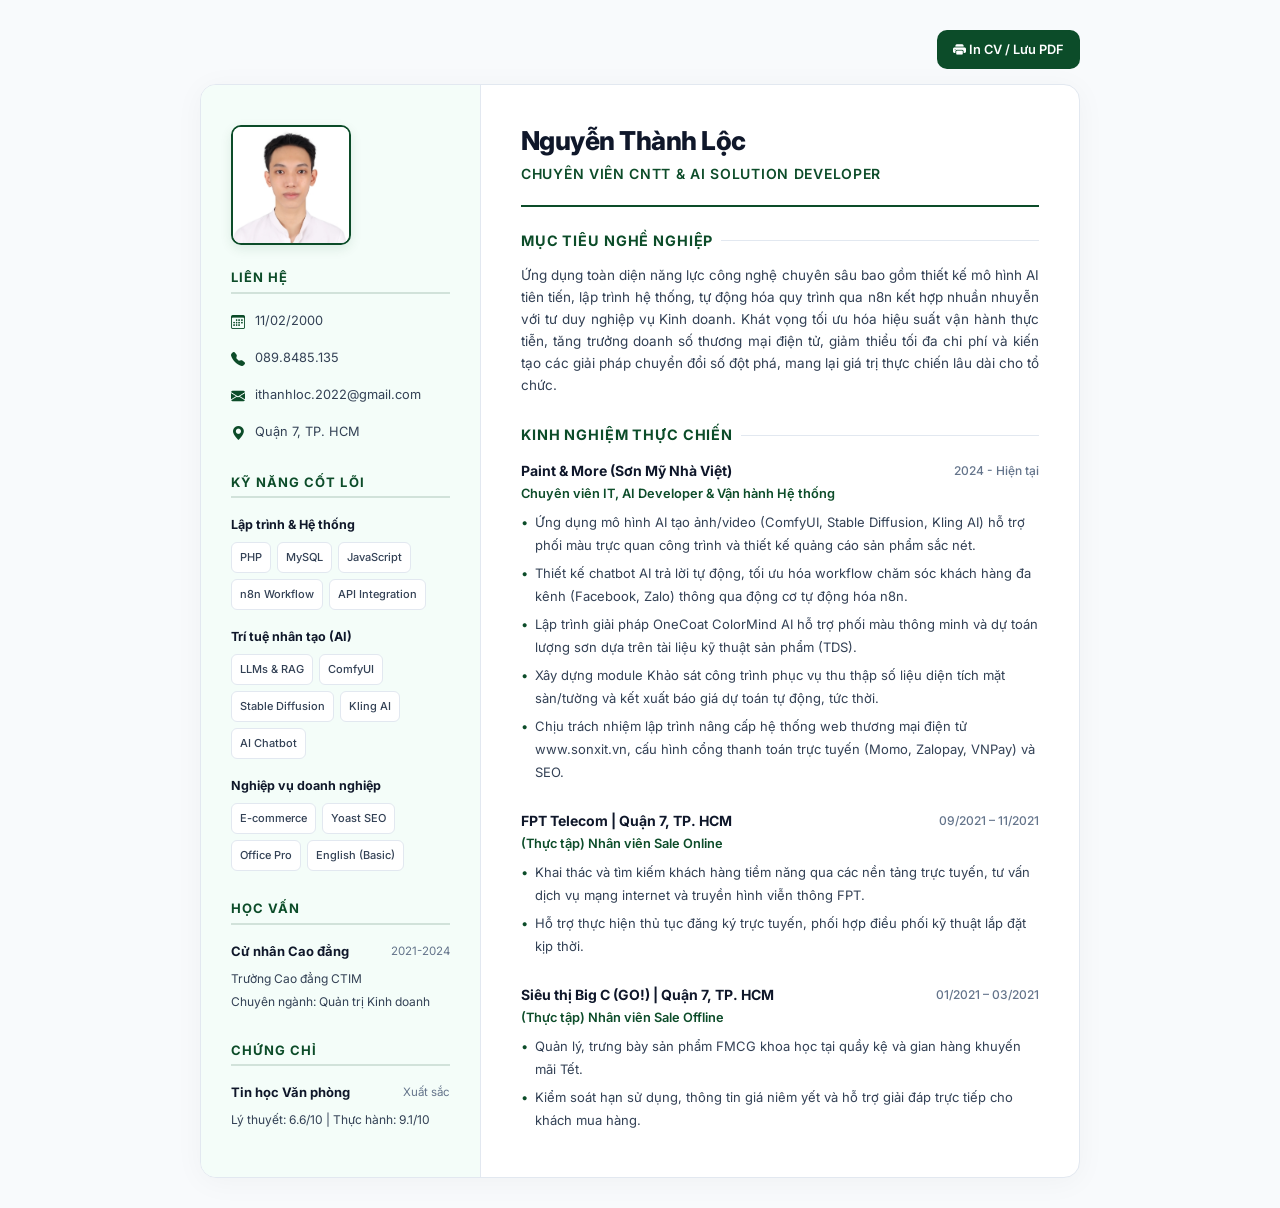
<file: index.html>
<!DOCTYPE html>
<html lang="vi">

<head>
    <meta charset="UTF-8">
    <meta name="viewport" content="width=device-width, initial-scale=1.0">
    <title>Nguyễn Thành Lộc | CV Chuyên viên CNTT & AI Solution Developer</title>

    <!-- Google Fonts: Inter (Highly readable modern sans-serif) -->
    <link rel="preconnect" href="https://fonts.googleapis.com">
    <link rel="preconnect" href="https://fonts.gstatic.com" crossorigin>
    <link href="https://fonts.googleapis.com/css2?family=Inter:wght@300;400;500;600;700;800&display=swap"
        rel="stylesheet">

    <!-- Bootstrap 5.3 CSS -->
    <link href="https://cdn.jsdelivr.net/npm/bootstrap@5.3.2/dist/css/bootstrap.min.css" rel="stylesheet">
    <!-- Bootstrap Icons -->
    <link href="https://cdn.jsdelivr.net/npm/bootstrap-icons@1.11.1/font/bootstrap-icons.css" rel="stylesheet">

    <style>
        :root {
            --theme-primary: #0c4c29;
            --theme-primary-soft: #f4fdf9;
            --border-color: #e2e8f0;
            --text-primary: #0f172a;
            --text-secondary: #334155;
            --text-muted: #64748b;
            --bg-page: #f8fafc;
            --bg-card: #ffffff;
            --font-main: 'Inter', sans-serif;
            --radius-md: 16px;
            --radius-sm: 10px;
        }

        body {
            font-family: var(--font-main);
            background-color: var(--bg-page);
            color: var(--text-primary);
            font-size: 13.5px;
            line-height: 23px;
            padding: 30px 0;
            -webkit-font-smoothing: antialiased;
            -moz-osx-font-smoothing: grayscale;
        }

        /* CV Container */
        .cv-container {
            max-width: 880px;
            margin: 0 auto;
            background-color: var(--bg-card);
            box-shadow: 0 4px 30px rgba(0, 0, 0, 0.04);
            border-radius: var(--radius-md);
            border: 1px solid var(--border-color);
            overflow: hidden;
            display: flex;
        }

        /* Left Column (Sidebar) */
        .cv-sidebar {
            width: 280px;
            background-color: var(--theme-primary-soft);
            border-right: 1px solid var(--border-color);
            padding: 40px 30px;
            flex-shrink: 0;
        }

        /* Right Column (Main Content) */
        .cv-main {
            flex-grow: 1;
            padding: 40px;
        }

        /* 1:1 Square Avatar Style */
        .avatar-box {
            width: 120px;
            height: 120px;
            border-radius: var(--radius-sm);
            overflow: hidden;
            border: 2px solid var(--theme-primary);
            box-shadow: 0 4px 12px rgba(12, 76, 41, 0.1);
            margin-bottom: 25px;
        }

        .avatar-img {
            width: 100%;
            height: 100%;
            object-fit: cover;
        }

        /* Sidebar Section */
        .sidebar-section {
            margin-bottom: 30px;
        }

        .sidebar-title {
            font-size: 13px;
            font-weight: 700;
            text-transform: uppercase;
            letter-spacing: 0.08em;
            color: var(--theme-primary);
            border-bottom: 2px solid rgba(12, 76, 41, 0.15);
            padding-bottom: 6px;
            margin-bottom: 15px;
        }

        /* Contact Details list */
        .contact-list {
            list-style: none;
            padding: 0;
            margin: 0;
        }

        .contact-item {
            display: flex;
            align-items: flex-start;
            gap: 10px;
            margin-bottom: 12px;
            font-size: 12.8px;
            color: var(--text-secondary);
        }

        .contact-item i {
            color: var(--theme-primary);
            font-size: 14px;
            margin-top: 2px;
        }

        .contact-item a {
            color: var(--text-secondary);
            text-decoration: none;
        }

        .contact-item a:hover {
            color: var(--theme-primary);
        }

        /* Skill Item Block */
        .skill-group {
            margin-bottom: 15px;
        }

        .skill-group-title {
            font-size: 12.5px;
            font-weight: 700;
            color: var(--text-primary);
            margin-bottom: 6px;
        }

        .skill-tags {
            display: flex;
            flex-wrap: wrap;
            gap: 6px;
        }

        .skill-tag {
            background-color: #ffffff;
            border: 1px solid var(--border-color);
            color: var(--text-secondary);
            padding: 3px 8px;
            font-size: 11px;
            border-radius: 6px;
            font-weight: 500;
        }

        /* Main Profile Header */
        .main-header {
            border-bottom: 2px solid var(--theme-primary);
            padding-bottom: 20px;
            margin-bottom: 25px;
        }

        .main-name {
            font-size: 26px;
            font-weight: 800;
            color: var(--text-primary);
            margin: 0 0 6px;
            letter-spacing: -0.02em;
        }

        .main-role {
            font-size: 14px;
            font-weight: 600;
            color: var(--theme-primary);
            text-transform: uppercase;
            letter-spacing: 0.05em;
        }

        /* Main Sections */
        .main-section {
            margin-bottom: 30px;
        }

        .main-section-title {
            font-size: 14.4px;
            font-weight: 700;
            text-transform: uppercase;
            letter-spacing: 0.06em;
            color: var(--theme-primary);
            display: flex;
            align-items: center;
            gap: 8px;
            margin-bottom: 15px;
        }

        .main-section-title::after {
            content: '';
            flex-grow: 1;
            height: 1px;
            background-color: var(--border-color);
        }

        /* Objective Box */
        .objective-box {
            color: var(--text-secondary);
            text-align: justify;
            font-size: 13.5px;
            line-height: 22px;
        }

        /* Experience Timeline */
        .exp-item {
            margin-bottom: 25px;
            position: relative;
        }

        .exp-item:last-child {
            margin-bottom: 0;
        }

        .exp-meta {
            display: flex;
            justify-content: space-between;
            align-items: flex-start;
            flex-wrap: wrap;
            margin-bottom: 6px;
        }

        .exp-title-box {
            display: flex;
            flex-direction: column;
        }

        .exp-company {
            font-size: 14px;
            font-weight: 700;
            color: var(--text-primary);
        }

        .exp-role {
            font-size: 12.8px;
            font-weight: 600;
            color: var(--theme-primary);
        }

        .exp-time {
            font-size: 12px;
            color: var(--text-muted);
            font-weight: 500;
        }

        .exp-bullets {
            list-style-type: none;
            padding-left: 0;
            margin: 0;
        }

        .exp-bullets li {
            position: relative;
            padding-left: 14px;
            margin-bottom: 5px;
            color: var(--text-secondary);
            font-size: 13px;
        }

        .exp-bullets li::before {
            content: "•";
            position: absolute;
            left: 0;
            color: var(--theme-primary);
        }

        /* Education Details */
        .edu-item {
            margin-bottom: 15px;
        }

        .edu-item:last-child {
            margin-bottom: 0;
        }

        .edu-header {
            display: flex;
            justify-content: space-between;
            margin-bottom: 4px;
        }

        .edu-name {
            font-size: 13px;
            font-weight: 700;
            color: var(--text-primary);
        }

        .edu-time {
            font-size: 11.52px;
            color: var(--text-muted);
        }

        .edu-org {
            font-size: 12px;
            color: var(--text-secondary);
        }

        /* Print Controls */
        .control-bar {
            max-width: 880px;
            margin: 0 auto 15px;
            text-align: right;
        }

        .btn-action {
            background-color: var(--theme-primary);
            color: #ffffff;
            border: none;
            padding: 8px 16px;
            font-size: 12.8px;
            font-weight: 600;
            border-radius: var(--radius-sm);
            cursor: pointer;
            transition: opacity 0.2s ease;
        }

        .btn-action:hover {
            opacity: 0.9;
        }

        /* Print Styles */
        @media print {
            body {
                background-color: #ffffff;
                color: #000000;
                padding: 0;
            }

            .control-bar {
                display: none;
            }

            .cv-container {
                box-shadow: none;
                border: none;
                max-width: 100%;
            }

            .cv-sidebar {
                background-color: #ffffff !important;
                border-right: 1px solid #cccccc !important;
            }

            .skill-tag {
                border-color: #cccccc !important;
            }
        }
    </style>
</head>

<body>

    <!-- Print Control Bar -->
    <div class="control-bar">
        <button class="btn-action" onclick="window.print()">
            <i class="bi bi-printer-fill"></i> In CV / Lưu PDF
        </button>
    </div>

    <!-- Main CV Sheet -->
    <div class="cv-container">

        <!-- Left Column: Sidebar -->
        <aside class="cv-sidebar">

            <!-- 1:1 Avatar -->
            <div class="avatar-box">
                <img src="it_expert_avatar.png" alt="Nguyễn Thành Lộc" class="avatar-img">
            </div>

            <!-- Contact Info -->
            <div class="sidebar-section">
                <h3 class="sidebar-title">Liên hệ</h3>
                <ul class="contact-list">
                    <li class="contact-item">
                        <i class="bi bi-calendar3"></i>
                        <span>11/02/2000</span>
                    </li>
                    <li class="contact-item">
                        <i class="bi bi-telephone-fill"></i>
                        <span><a href="tel:0898485135">089.8485.135</a></span>
                    </li>
                    <li class="contact-item">
                        <i class="bi bi-envelope-fill"></i>
                        <span><a href="mailto:ithanhloc.2022@gmail.com">ithanhloc.2022@gmail.com</a></span>
                    </li>
                    <li class="contact-item">
                        <i class="bi bi-geo-alt-fill"></i>
                        <span>Quận 7, TP. HCM</span>
                    </li>
                </ul>
            </div>

            <!-- Skills Stack -->
            <div class="sidebar-section">
                <h3 class="sidebar-title">Kỹ năng cốt lõi</h3>

                <div class="skill-group">
                    <div class="skill-group-title">Lập trình & Hệ thống</div>
                    <div class="skill-tags">
                        <span class="skill-tag">PHP</span>
                        <span class="skill-tag">MySQL</span>
                        <span class="skill-tag">JavaScript</span>
                        <span class="skill-tag">n8n Workflow</span>
                        <span class="skill-tag">API Integration</span>
                    </div>
                </div>

                <div class="skill-group">
                    <div class="skill-group-title">Trí tuệ nhân tạo (AI)</div>
                    <div class="skill-tags">
                        <span class="skill-tag">LLMs & RAG</span>
                        <span class="skill-tag">ComfyUI</span>
                        <span class="skill-tag">Stable Diffusion</span>
                        <span class="skill-tag">Kling AI</span>
                        <span class="skill-tag">AI Chatbot</span>
                    </div>
                </div>

                <div class="skill-group">
                    <div class="skill-group-title">Nghiệp vụ doanh nghiệp</div>
                    <div class="skill-tags">
                        <span class="skill-tag">E-commerce</span>
                        <span class="skill-tag">Yoast SEO</span>
                        <span class="skill-tag">Office Pro</span>
                        <span class="skill-tag">English (Basic)</span>
                    </div>
                </div>
            </div>

            <!-- Education -->
            <div class="sidebar-section">
                <h3 class="sidebar-title">Học vấn</h3>
                <div class="edu-item">
                    <div class="edu-header">
                        <span class="edu-name">Cử nhân Cao đẳng</span>
                        <span class="edu-time">2021-2024</span>
                    </div>
                    <div class="edu-org">Trường Cao đẳng CTIM<br>Chuyên ngành: Quản trị Kinh doanh</div>
                </div>
            </div>

            <!-- Certificates -->
            <div class="sidebar-section" style="margin-bottom: 0;">
                <h3 class="sidebar-title">Chứng chỉ</h3>
                <div class="edu-item">
                    <div class="edu-header">
                        <span class="edu-name">Tin học Văn phòng</span>
                        <span class="edu-time">Xuất sắc</span>
                    </div>
                    <div class="edu-org">Lý thuyết: 6.6/10 | Thực hành: 9.1/10</div>
                </div>
            </div>

        </aside>

        <!-- Right Column: Main Content -->
        <main class="cv-main">

            <!-- Main Title Header -->
            <header class="main-header">
                <h1 class="main-name">Nguyễn Thành Lộc</h1>
                <div class="main-role">Chuyên viên CNTT & AI Solution Developer</div>
            </header>

            <!-- Career Objective -->
            <section class="main-section">
                <h2 class="main-section-title">Mục tiêu nghề nghiệp</h2>
                <div class="objective-box">
                    Ứng dụng toàn diện năng lực công nghệ chuyên sâu bao gồm thiết kế mô hình AI tiên tiến, lập trình hệ
                    thống, tự động hóa quy trình qua n8n kết hợp nhuần nhuyễn với tư duy nghiệp vụ Kinh doanh. Khát vọng
                    tối ưu hóa hiệu suất vận hành thực tiễn, tăng trưởng doanh số thương mại điện tử, giảm thiểu tối đa
                    chi phí và kiến tạo các giải pháp chuyển đổi số đột phá, mang lại giá trị thực chiến lâu dài cho tổ
                    chức.
                </div>
            </section>

            <!-- Work Experience -->
            <section class="main-section" style="margin-bottom: 0;">
                <h2 class="main-section-title">Kinh nghiệm thực chiến</h2>

                <!-- Experience Item 1 -->
                <div class="exp-item">
                    <div class="exp-meta">
                        <div class="exp-title-box">
                            <span class="exp-company">Paint & More (Sơn Mỹ Nhà Việt)</span>
                            <span class="exp-role">Chuyên viên IT, AI Developer & Vận hành Hệ thống</span>
                        </div>
                        <span class="exp-time">2024 - Hiện tại</span>
                    </div>
                    <ul class="exp-bullets">
                        <li>Ứng dụng mô hình AI tạo ảnh/video (ComfyUI, Stable Diffusion, Kling AI) hỗ trợ phối màu trực
                            quan công trình và thiết kế quảng cáo sản phẩm sắc nét.</li>
                        <li>Thiết kế chatbot AI trả lời tự động, tối ưu hóa workflow chăm sóc khách hàng đa kênh
                            (Facebook, Zalo) thông qua động cơ tự động hóa n8n.</li>
                        <li>Lập trình giải pháp OneCoat ColorMind AI hỗ trợ phối màu thông minh và dự toán lượng sơn dựa
                            trên tài liệu kỹ thuật sản phẩm (TDS).</li>
                        <li>Xây dựng module Khảo sát công trình phục vụ thu thập số liệu diện tích mặt sàn/tường và kết
                            xuất báo giá dự toán tự động, tức thời.</li>
                        <li>Chịu trách nhiệm lập trình nâng cấp hệ thống web thương mại điện tử www.sonxit.vn, cấu hình
                            cổng thanh toán trực tuyến (Momo, Zalopay, VNPay) và SEO.</li>
                    </ul>
                </div>

                <!-- Experience Item 2 -->
                <div class="exp-item">
                    <div class="exp-meta">
                        <div class="exp-title-box">
                            <span class="exp-company">FPT Telecom | Quận 7, TP. HCM</span>
                            <span class="exp-role">(Thực tập) Nhân viên Sale Online</span>
                        </div>
                        <span class="exp-time">09/2021 – 11/2021</span>
                    </div>
                    <ul class="exp-bullets">
                        <li>Khai thác và tìm kiếm khách hàng tiềm năng qua các nền tảng trực tuyến, tư vấn dịch vụ mạng
                            internet và truyền hình viễn thông FPT.</li>
                        <li>Hỗ trợ thực hiện thủ tục đăng ký trực tuyến, phối hợp điều phối kỹ thuật lắp đặt kịp thời.
                        </li>
                    </ul>
                </div>

                <!-- Experience Item 3 -->
                <div class="exp-item">
                    <div class="exp-meta">
                        <div class="exp-title-box">
                            <span class="exp-company">Siêu thị Big C (GO!) | Quận 7, TP. HCM</span>
                            <span class="exp-role">(Thực tập) Nhân viên Sale Offline</span>
                        </div>
                        <span class="exp-time">01/2021 – 03/2021</span>
                    </div>
                    <ul class="exp-bullets">
                        <li>Quản lý, trưng bày sản phẩm FMCG khoa học tại quầy kệ và gian hàng khuyến mãi Tết.</li>
                        <li>Kiểm soát hạn sử dụng, thông tin giá niêm yết và hỗ trợ giải đáp trực tiếp cho khách mua
                            hàng.</li>
                    </ul>
                </div>

            </section>

        </main>

    </div>

</body>

</html>
</file>
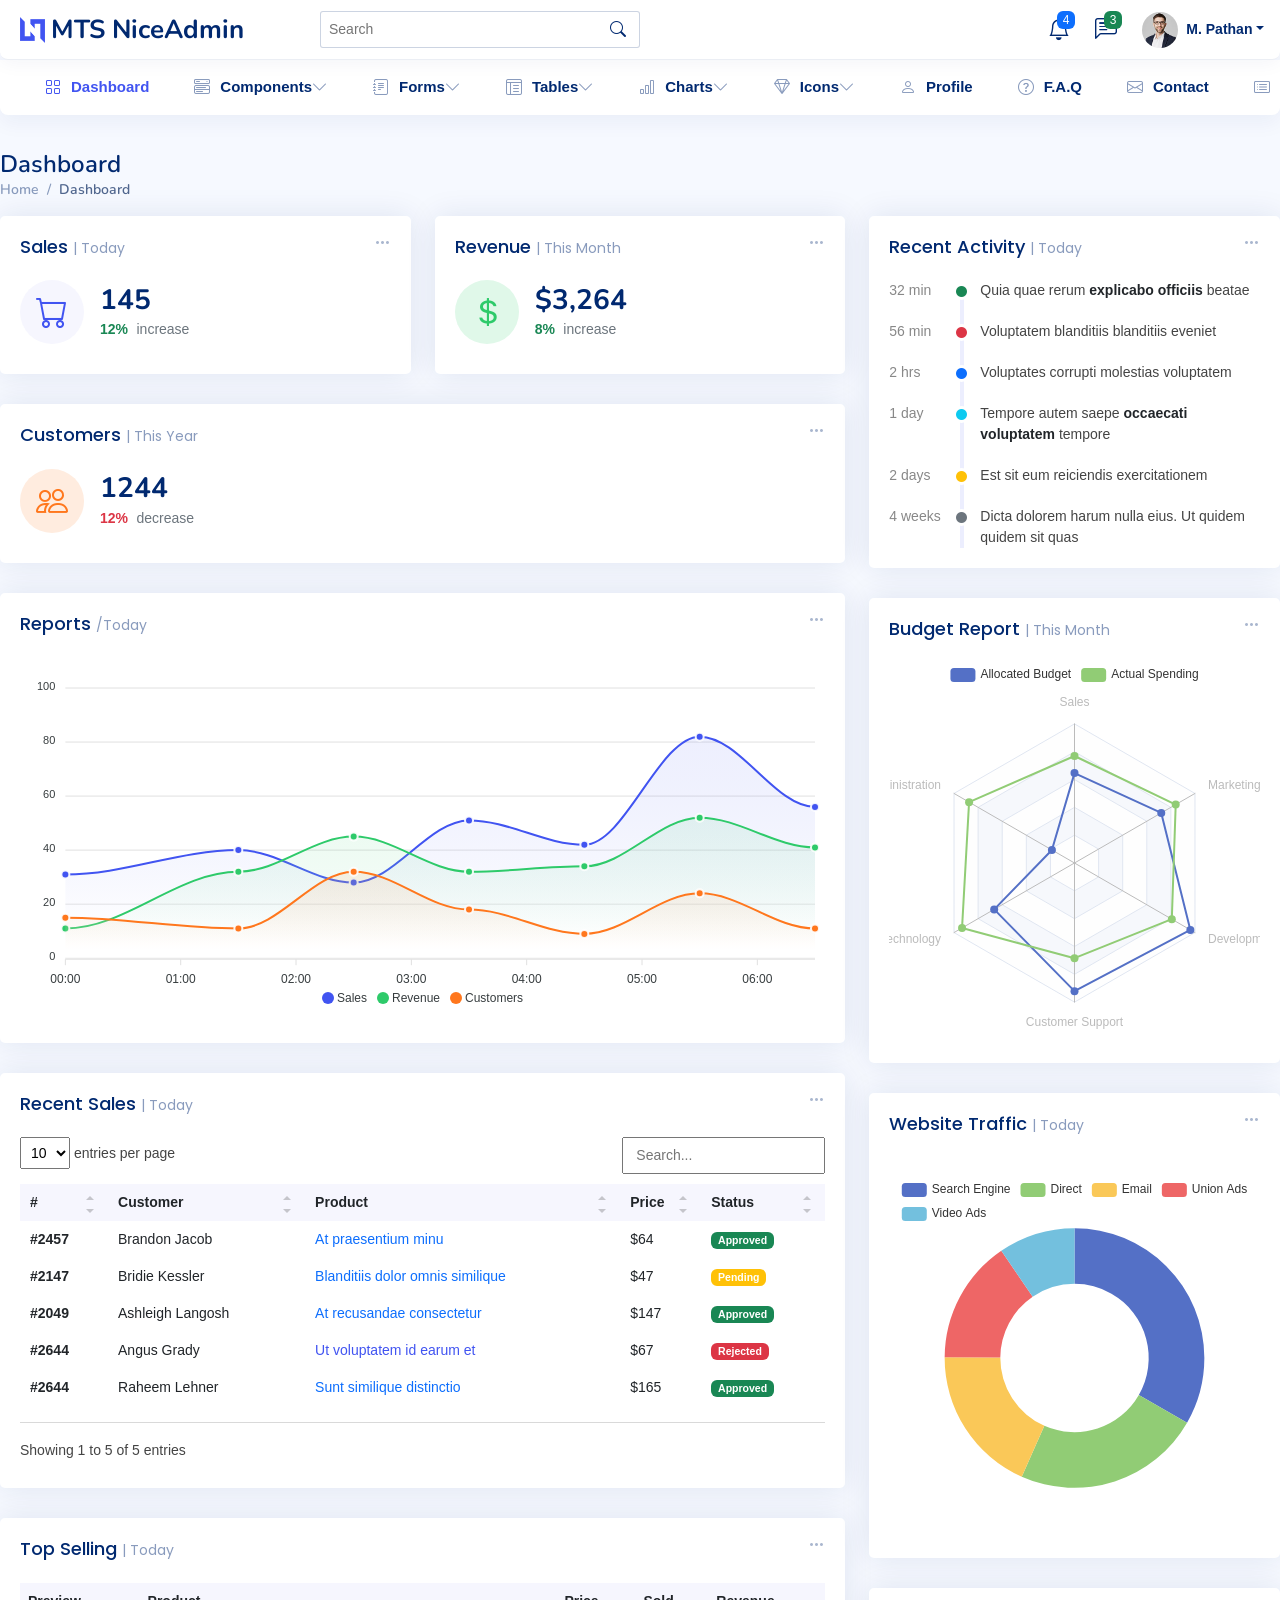
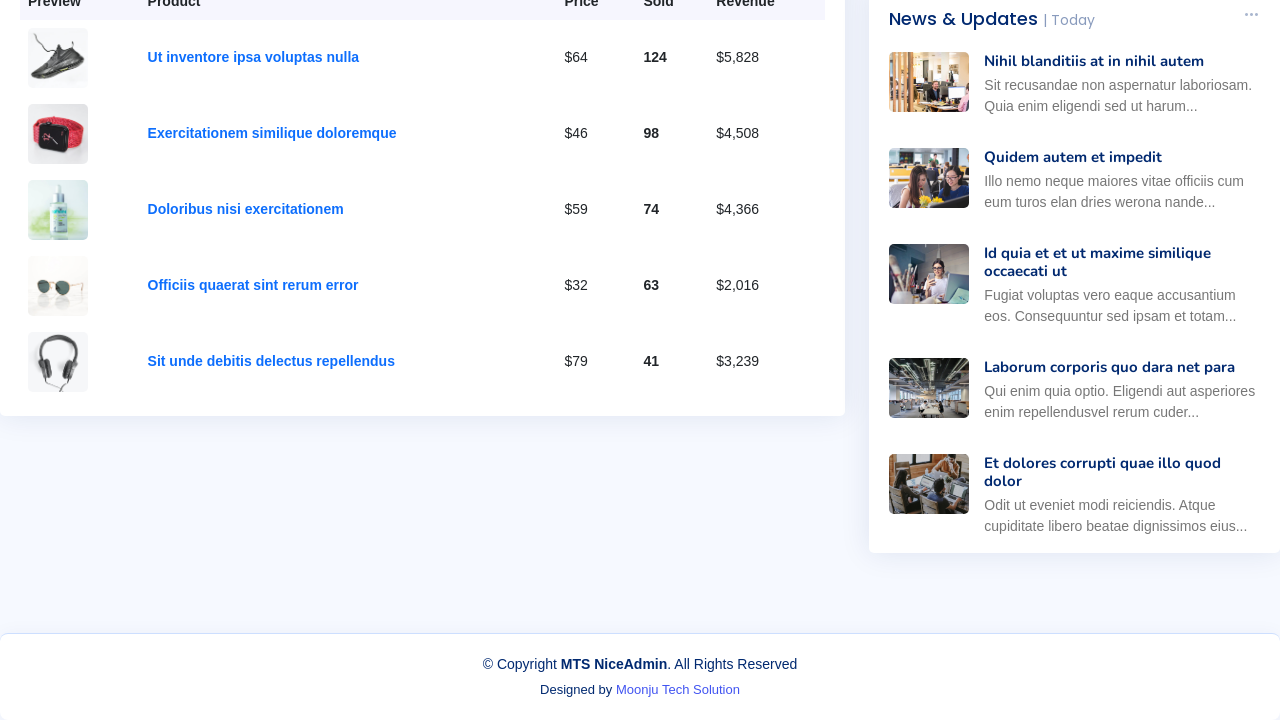
<file: THEME/index.html>
<!DOCTYPE html>
<html lang="en">

<head>
  <meta charset="utf-8">
  <meta content="width=device-width, initial-scale=1.0" name="viewport">

  <title>MTS - NiceAdmin Dashboard</title>
  <meta content="" name="description">
  <meta content="" name="keywords">

  <!-- Favicons -->
  <link href="assets/img/favicon.png" rel="icon">
  <link href="assets/img/apple-touch-icon.png" rel="apple-touch-icon">

  <!-- Google Fonts -->
  <link href="https://fonts.gstatic.com" rel="preconnect">
  <link href="https://fonts.googleapis.com/css?family=Open+Sans:300,300i,400,400i,600,600i,700,700i|Nunito:300,300i,400,400i,600,600i,700,700i|Poppins:300,300i,400,400i,500,500i,600,600i,700,700i" rel="stylesheet">

  <!-- Vendor CSS Files -->
  <link href="assets/vendor/bootstrap/css/bootstrap.min.css" rel="stylesheet">
  <link href="assets/vendor/bootstrap-icons/bootstrap-icons.css" rel="stylesheet">
  <link href="assets/vendor/boxicons/css/boxicons.min.css" rel="stylesheet">
  <link href="assets/vendor/quill/quill.snow.css" rel="stylesheet">
  <link href="assets/vendor/quill/quill.bubble.css" rel="stylesheet">
  <link href="assets/vendor/remixicon/remixicon.css" rel="stylesheet">
  <link href="assets/vendor/simple-datatables/style.css" rel="stylesheet">

  <!-- Template Main CSS File -->
  <link href="assets/css/style.css" rel="stylesheet">

  <!-- =======================================================
  * Template Name: NiceAdmin - v2.3.1
  * Template URL: https://bootstrapmade.com/nice-admin-bootstrap-admin-html-template/
  * Author: BootstrapMade.com
  * License: https://bootstrapmade.com/license/
  ======================================================== -->
</head>

<body class="horizontal-layout">

  <!-- ======= Header ======= -->
  <header id="header" class="header fixed-top d-flex align-items-center">

    <div class="d-flex align-items-center justify-content-between">
      <a href="index.html" class="logo d-flex align-items-center">
        <img src="assets/img/logo.png" alt="">
        <span class="d-none d-lg-block">MTS NiceAdmin</span>
      </a>
      <i class="bi bi-list toggle-sidebar-btn"></i>
    </div><!-- End Logo -->

    <div class="search-bar">
      <form class="search-form d-flex align-items-center" method="POST" action="#">
        <input type="text" name="query" placeholder="Search" title="Enter search keyword">
        <button type="submit" title="Search"><i class="bi bi-search"></i></button>
      </form>
    </div><!-- End Search Bar -->

    <nav class="header-nav ms-auto">
      <ul class="d-flex align-items-center">

        <li class="nav-item d-block d-lg-none">
          <a class="nav-link nav-icon search-bar-toggle " href="#">
            <i class="bi bi-search"></i>
          </a>
        </li><!-- End Search Icon-->

        <li class="nav-item dropdown">

          <a class="nav-link nav-icon" href="#" data-bs-toggle="dropdown">
            <i class="bi bi-bell"></i>
            <span class="badge bg-primary badge-number">4</span>
          </a><!-- End Notification Icon -->

          <ul class="dropdown-menu dropdown-menu-end dropdown-menu-arrow notifications">
            <li class="dropdown-header">
              You have 4 new notifications
              <a href="#"><span class="badge rounded-pill bg-primary p-2 ms-2">View all</span></a>
            </li>
            <li>
              <hr class="dropdown-divider">
            </li>

            <li class="notification-item">
              <i class="bi bi-exclamation-circle text-warning"></i>
              <div>
                <h4>Lorem Ipsum</h4>
                <p>Quae dolorem earum veritatis oditseno</p>
                <p>30 min. ago</p>
              </div>
            </li>

            <li>
              <hr class="dropdown-divider">
            </li>

            <li class="notification-item">
              <i class="bi bi-x-circle text-danger"></i>
              <div>
                <h4>Atque rerum nesciunt</h4>
                <p>Quae dolorem earum veritatis oditseno</p>
                <p>1 hr. ago</p>
              </div>
            </li>

            <li>
              <hr class="dropdown-divider">
            </li>

            <li class="notification-item">
              <i class="bi bi-check-circle text-success"></i>
              <div>
                <h4>Sit rerum fuga</h4>
                <p>Quae dolorem earum veritatis oditseno</p>
                <p>2 hrs. ago</p>
              </div>
            </li>

            <li>
              <hr class="dropdown-divider">
            </li>

            <li class="notification-item">
              <i class="bi bi-info-circle text-primary"></i>
              <div>
                <h4>Dicta reprehenderit</h4>
                <p>Quae dolorem earum veritatis oditseno</p>
                <p>4 hrs. ago</p>
              </div>
            </li>

            <li>
              <hr class="dropdown-divider">
            </li>
            <li class="dropdown-footer">
              <a href="#">Show all notifications</a>
            </li>

          </ul><!-- End Notification Dropdown Items -->

        </li><!-- End Notification Nav -->

        <li class="nav-item dropdown">

          <a class="nav-link nav-icon" href="#" data-bs-toggle="dropdown">
            <i class="bi bi-chat-left-text"></i>
            <span class="badge bg-success badge-number">3</span>
          </a><!-- End Messages Icon -->

          <ul class="dropdown-menu dropdown-menu-end dropdown-menu-arrow messages">
            <li class="dropdown-header">
              You have 3 new messages
              <a href="#"><span class="badge rounded-pill bg-primary p-2 ms-2">View all</span></a>
            </li>
            <li>
              <hr class="dropdown-divider">
            </li>

            <li class="message-item">
              <a href="#">
                <img src="assets/img/messages-1.jpg" alt="" class="rounded-circle">
                <div>
                  <h4>Maria Hudson</h4>
                  <p>Velit asperiores et ducimus soluta repudiandae labore officia est ut...</p>
                  <p>4 hrs. ago</p>
                </div>
              </a>
            </li>
            <li>
              <hr class="dropdown-divider">
            </li>

            <li class="message-item">
              <a href="#">
                <img src="assets/img/messages-2.jpg" alt="" class="rounded-circle">
                <div>
                  <h4>Anna Nelson</h4>
                  <p>Velit asperiores et ducimus soluta repudiandae labore officia est ut...</p>
                  <p>6 hrs. ago</p>
                </div>
              </a>
            </li>
            <li>
              <hr class="dropdown-divider">
            </li>

            <li class="message-item">
              <a href="#">
                <img src="assets/img/messages-3.jpg" alt="" class="rounded-circle">
                <div>
                  <h4>David Muldon</h4>
                  <p>Velit asperiores et ducimus soluta repudiandae labore officia est ut...</p>
                  <p>8 hrs. ago</p>
                </div>
              </a>
            </li>
            <li>
              <hr class="dropdown-divider">
            </li>

            <li class="dropdown-footer">
              <a href="#">Show all messages</a>
            </li>

          </ul><!-- End Messages Dropdown Items -->

        </li><!-- End Messages Nav -->

        <li class="nav-item dropdown pe-3">

          <a class="nav-link nav-profile d-flex align-items-center pe-0" href="#" data-bs-toggle="dropdown">
            <img src="assets/img/profile-img.jpg" alt="Profile" class="rounded-circle">
            <span class="d-none d-md-block dropdown-toggle ps-2">M. Pathan</span>
          </a><!-- End Profile Iamge Icon -->

          <ul class="dropdown-menu dropdown-menu-end dropdown-menu-arrow profile">
            <li class="dropdown-header">
              <h6>Mehedi Pathan</h6>
              <span>Web Developer</span>
            </li>
            <li>
              <hr class="dropdown-divider">
            </li>

            <li>
              <a class="dropdown-item d-flex align-items-center" href="users-profile.html">
                <i class="bi bi-person"></i>
                <span>My Profile</span>
              </a>
            </li>
            <li>
              <hr class="dropdown-divider">
            </li>

            <li>
              <a class="dropdown-item d-flex align-items-center" href="users-profile.html">
                <i class="bi bi-gear"></i>
                <span>Account Settings</span>
              </a>
            </li>
            <li>
              <hr class="dropdown-divider">
            </li>

            <li>
              <a class="dropdown-item d-flex align-items-center" href="pages-faq.html">
                <i class="bi bi-question-circle"></i>
                <span>Need Help?</span>
              </a>
            </li>
            <li>
              <hr class="dropdown-divider">
            </li>

            <li>
              <a class="dropdown-item d-flex align-items-center" href="#">
                <i class="bi bi-box-arrow-right"></i>
                <span>Sign Out</span>
              </a>
            </li>

          </ul><!-- End Profile Dropdown Items -->
        </li><!-- End Profile Nav -->

      </ul>
    </nav><!-- End Icons Navigation -->

  </header><!-- End Header -->

  <!-- ======= Sidebar ======= -->
  <aside id="sidebar" class="sidebar">

    <ul class="sidebar-nav" id="sidebar-nav">

      <li class="nav-item">
        <a class="nav-link " href="index.html">
          <i class="bi bi-grid"></i>
          <span>Dashboard</span>
        </a>
      </li><!-- End Dashboard Nav -->

      <li class="nav-item">
        <a class="nav-link collapsed" data-bs-target="#components-nav" data-bs-toggle="collapse" href="#">
          <i class="bi bi-menu-button-wide"></i><span>Components</span><i class="bi bi-chevron-down ms-auto"></i>
        </a>
        <ul id="components-nav" class="nav-content collapse " data-bs-parent="#sidebar-nav">
          <li>
            <a href="components-alerts.html">
              <i class="bi bi-circle"></i><span>Alerts</span>
            </a>
          </li>
          <li>
            <a href="components-accordion.html">
              <i class="bi bi-circle"></i><span>Accordion</span>
            </a>
          </li>
          <li>
            <a href="components-badges.html">
              <i class="bi bi-circle"></i><span>Badges</span>
            </a>
          </li>
          <li>
            <a href="components-breadcrumbs.html">
              <i class="bi bi-circle"></i><span>Breadcrumbs</span>
            </a>
          </li>
          <li>
            <a href="components-buttons.html">
              <i class="bi bi-circle"></i><span>Buttons</span>
            </a>
          </li>
          <li>
            <a href="components-cards.html">
              <i class="bi bi-circle"></i><span>Cards</span>
            </a>
          </li>
          <li>
            <a href="components-carousel.html">
              <i class="bi bi-circle"></i><span>Carousel</span>
            </a>
          </li>
          <li>
            <a href="components-list-group.html">
              <i class="bi bi-circle"></i><span>List group</span>
            </a>
          </li>
          <li>
            <a href="components-modal.html">
              <i class="bi bi-circle"></i><span>Modal</span>
            </a>
          </li>
          <li>
            <a href="components-tabs.html">
              <i class="bi bi-circle"></i><span>Tabs</span>
            </a>
          </li>
          <li>
            <a href="components-pagination.html">
              <i class="bi bi-circle"></i><span>Pagination</span>
            </a>
          </li>
          <li>
            <a href="components-progress.html">
              <i class="bi bi-circle"></i><span>Progress</span>
            </a>
          </li>
          <li>
            <a href="components-spinners.html">
              <i class="bi bi-circle"></i><span>Spinners</span>
            </a>
          </li>
          <li>
            <a href="components-tooltips.html">
              <i class="bi bi-circle"></i><span>Tooltips</span>
            </a>
          </li>
        </ul>
      </li><!-- End Components Nav -->

      <li class="nav-item">
        <a class="nav-link collapsed" data-bs-target="#forms-nav" data-bs-toggle="collapse" href="#">
          <i class="bi bi-journal-text"></i><span>Forms</span><i class="bi bi-chevron-down ms-auto"></i>
        </a>
        <ul id="forms-nav" class="nav-content collapse " data-bs-parent="#sidebar-nav">
          <li>
            <a href="forms-elements.html">
              <i class="bi bi-circle"></i><span>Form Elements</span>
            </a>
          </li>
          <li>
            <a href="forms-layouts.html">
              <i class="bi bi-circle"></i><span>Form Layouts</span>
            </a>
          </li>
          <li>
            <a href="forms-editors.html">
              <i class="bi bi-circle"></i><span>Form Editors</span>
            </a>
          </li>
          <li>
            <a href="forms-validation.html">
              <i class="bi bi-circle"></i><span>Form Validation</span>
            </a>
          </li>
        </ul>
      </li><!-- End Forms Nav -->

      <li class="nav-item">
        <a class="nav-link collapsed" data-bs-target="#tables-nav" data-bs-toggle="collapse" href="#">
          <i class="bi bi-layout-text-window-reverse"></i><span>Tables</span><i class="bi bi-chevron-down ms-auto"></i>
        </a>
        <ul id="tables-nav" class="nav-content collapse " data-bs-parent="#sidebar-nav">
          <li>
            <a href="tables-general.html">
              <i class="bi bi-circle"></i><span>General Tables</span>
            </a>
          </li>
          <li>
            <a href="tables-data.html">
              <i class="bi bi-circle"></i><span>Data Tables</span>
            </a>
          </li>
        </ul>
      </li><!-- End Tables Nav -->

      <li class="nav-item">
        <a class="nav-link collapsed" data-bs-target="#charts-nav" data-bs-toggle="collapse" href="#">
          <i class="bi bi-bar-chart"></i><span>Charts</span><i class="bi bi-chevron-down ms-auto"></i>
        </a>
        <ul id="charts-nav" class="nav-content collapse " data-bs-parent="#sidebar-nav">
          <li>
            <a href="charts-chartjs.html">
              <i class="bi bi-circle"></i><span>Chart.js</span>
            </a>
          </li>
          <li>
            <a href="charts-apexcharts.html">
              <i class="bi bi-circle"></i><span>ApexCharts</span>
            </a>
          </li>
          <li>
            <a href="charts-echarts.html">
              <i class="bi bi-circle"></i><span>ECharts</span>
            </a>
          </li>
        </ul>
      </li><!-- End Charts Nav -->

      <li class="nav-item">
        <a class="nav-link collapsed" data-bs-target="#icons-nav" data-bs-toggle="collapse" href="#">
          <i class="bi bi-gem"></i><span>Icons</span><i class="bi bi-chevron-down ms-auto"></i>
        </a>
        <ul id="icons-nav" class="nav-content collapse " data-bs-parent="#sidebar-nav">
          <li>
            <a href="icons-bootstrap.html">
              <i class="bi bi-circle"></i><span>Bootstrap Icons</span>
            </a>
          </li>
          <li>
            <a href="icons-remix.html">
              <i class="bi bi-circle"></i><span>Remix Icons</span>
            </a>
          </li>
          <li>
            <a href="icons-boxicons.html">
              <i class="bi bi-circle"></i><span>Boxicons</span>
            </a>
          </li>
        </ul>
      </li><!-- End Icons Nav -->

      <li class="nav-heading">Pages</li>

      <li class="nav-item">
        <a class="nav-link collapsed" href="users-profile.html">
          <i class="bi bi-person"></i>
          <span>Profile</span>
        </a>
      </li><!-- End Profile Page Nav -->

      <li class="nav-item">
        <a class="nav-link collapsed" href="pages-faq.html">
          <i class="bi bi-question-circle"></i>
          <span>F.A.Q</span>
        </a>
      </li><!-- End F.A.Q Page Nav -->

      <li class="nav-item">
        <a class="nav-link collapsed" href="pages-contact.html">
          <i class="bi bi-envelope"></i>
          <span>Contact</span>
        </a>
      </li><!-- End Contact Page Nav -->

      <li class="nav-item">
        <a class="nav-link collapsed" href="pages-register.html">
          <i class="bi bi-card-list"></i>
          <span>Register</span>
        </a>
      </li><!-- End Register Page Nav -->

      <li class="nav-item">
        <a class="nav-link collapsed" href="pages-login.html">
          <i class="bi bi-box-arrow-in-right"></i>
          <span>Login</span>
        </a>
      </li><!-- End Login Page Nav -->

      <li class="nav-item">
        <a class="nav-link collapsed" href="pages-error-404.html">
          <i class="bi bi-dash-circle"></i>
          <span>Error 404</span>
        </a>
      </li><!-- End Error 404 Page Nav -->

      <li class="nav-item">
        <a class="nav-link collapsed" href="pages-blank.html">
          <i class="bi bi-file-earmark"></i>
          <span>Blank</span>
        </a>
      </li><!-- End Blank Page Nav -->

    </ul>

  </aside><!-- End Sidebar-->

  <main id="main" class="main">

    <div class="pagetitle">
      <h1>Dashboard</h1>
      <nav>
        <ol class="breadcrumb">
          <li class="breadcrumb-item"><a href="index.html">Home</a></li>
          <li class="breadcrumb-item active">Dashboard</li>
        </ol>
      </nav>
    </div><!-- End Page Title -->

    <section class="section dashboard">
      <div class="row">

        <!-- Left side columns -->
        <div class="col-lg-8">
          <div class="row">

            <!-- Sales Card -->
            <div class="col-xxl-4 col-md-6">
              <div class="card info-card sales-card">

                <div class="filter">
                  <a class="icon" href="#" data-bs-toggle="dropdown"><i class="bi bi-three-dots"></i></a>
                  <ul class="dropdown-menu dropdown-menu-end dropdown-menu-arrow">
                    <li class="dropdown-header text-start">
                      <h6>Filter</h6>
                    </li>

                    <li><a class="dropdown-item" href="#">Today</a></li>
                    <li><a class="dropdown-item" href="#">This Month</a></li>
                    <li><a class="dropdown-item" href="#">This Year</a></li>
                  </ul>
                </div>

                <div class="card-body">
                  <h5 class="card-title">Sales <span>| Today</span></h5>

                  <div class="d-flex align-items-center">
                    <div class="card-icon rounded-circle d-flex align-items-center justify-content-center">
                      <i class="bi bi-cart"></i>
                    </div>
                    <div class="ps-3">
                      <h6>145</h6>
                      <span class="text-success small pt-1 fw-bold">12%</span> <span class="text-muted small pt-2 ps-1">increase</span>

                    </div>
                  </div>
                </div>

              </div>
            </div><!-- End Sales Card -->

            <!-- Revenue Card -->
            <div class="col-xxl-4 col-md-6">
              <div class="card info-card revenue-card">

                <div class="filter">
                  <a class="icon" href="#" data-bs-toggle="dropdown"><i class="bi bi-three-dots"></i></a>
                  <ul class="dropdown-menu dropdown-menu-end dropdown-menu-arrow">
                    <li class="dropdown-header text-start">
                      <h6>Filter</h6>
                    </li>

                    <li><a class="dropdown-item" href="#">Today</a></li>
                    <li><a class="dropdown-item" href="#">This Month</a></li>
                    <li><a class="dropdown-item" href="#">This Year</a></li>
                  </ul>
                </div>

                <div class="card-body">
                  <h5 class="card-title">Revenue <span>| This Month</span></h5>

                  <div class="d-flex align-items-center">
                    <div class="card-icon rounded-circle d-flex align-items-center justify-content-center">
                      <i class="bi bi-currency-dollar"></i>
                    </div>
                    <div class="ps-3">
                      <h6>$3,264</h6>
                      <span class="text-success small pt-1 fw-bold">8%</span> <span class="text-muted small pt-2 ps-1">increase</span>

                    </div>
                  </div>
                </div>

              </div>
            </div><!-- End Revenue Card -->

            <!-- Customers Card -->
            <div class="col-xxl-4 col-xl-12">

              <div class="card info-card customers-card">

                <div class="filter">
                  <a class="icon" href="#" data-bs-toggle="dropdown"><i class="bi bi-three-dots"></i></a>
                  <ul class="dropdown-menu dropdown-menu-end dropdown-menu-arrow">
                    <li class="dropdown-header text-start">
                      <h6>Filter</h6>
                    </li>

                    <li><a class="dropdown-item" href="#">Today</a></li>
                    <li><a class="dropdown-item" href="#">This Month</a></li>
                    <li><a class="dropdown-item" href="#">This Year</a></li>
                  </ul>
                </div>

                <div class="card-body">
                  <h5 class="card-title">Customers <span>| This Year</span></h5>

                  <div class="d-flex align-items-center">
                    <div class="card-icon rounded-circle d-flex align-items-center justify-content-center">
                      <i class="bi bi-people"></i>
                    </div>
                    <div class="ps-3">
                      <h6>1244</h6>
                      <span class="text-danger small pt-1 fw-bold">12%</span> <span class="text-muted small pt-2 ps-1">decrease</span>

                    </div>
                  </div>

                </div>
              </div>

            </div><!-- End Customers Card -->

            <!-- Reports -->
            <div class="col-12">
              <div class="card">

                <div class="filter">
                  <a class="icon" href="#" data-bs-toggle="dropdown"><i class="bi bi-three-dots"></i></a>
                  <ul class="dropdown-menu dropdown-menu-end dropdown-menu-arrow">
                    <li class="dropdown-header text-start">
                      <h6>Filter</h6>
                    </li>

                    <li><a class="dropdown-item" href="#">Today</a></li>
                    <li><a class="dropdown-item" href="#">This Month</a></li>
                    <li><a class="dropdown-item" href="#">This Year</a></li>
                  </ul>
                </div>

                <div class="card-body">
                  <h5 class="card-title">Reports <span>/Today</span></h5>

                  <!-- Line Chart -->
                  <div id="reportsChart"></div>

                  <script>
                    document.addEventListener("DOMContentLoaded", () => {
                      new ApexCharts(document.querySelector("#reportsChart"), {
                        series: [{
                          name: 'Sales',
                          data: [31, 40, 28, 51, 42, 82, 56],
                        }, {
                          name: 'Revenue',
                          data: [11, 32, 45, 32, 34, 52, 41]
                        }, {
                          name: 'Customers',
                          data: [15, 11, 32, 18, 9, 24, 11]
                        }],
                        chart: {
                          height: 350,
                          type: 'area',
                          toolbar: {
                            show: false
                          },
                        },
                        markers: {
                          size: 4
                        },
                        colors: ['#4154f1', '#2eca6a', '#ff771d'],
                        fill: {
                          type: "gradient",
                          gradient: {
                            shadeIntensity: 1,
                            opacityFrom: 0.3,
                            opacityTo: 0.4,
                            stops: [0, 90, 100]
                          }
                        },
                        dataLabels: {
                          enabled: false
                        },
                        stroke: {
                          curve: 'smooth',
                          width: 2
                        },
                        xaxis: {
                          type: 'datetime',
                          categories: ["2018-09-19T00:00:00.000Z", "2018-09-19T01:30:00.000Z", "2018-09-19T02:30:00.000Z", "2018-09-19T03:30:00.000Z", "2018-09-19T04:30:00.000Z", "2018-09-19T05:30:00.000Z", "2018-09-19T06:30:00.000Z"]
                        },
                        tooltip: {
                          x: {
                            format: 'dd/MM/yy HH:mm'
                          },
                        }
                      }).render();
                    });
                  </script>
                  <!-- End Line Chart -->

                </div>

              </div>
            </div><!-- End Reports -->

            <!-- Recent Sales -->
            <div class="col-12">
              <div class="card recent-sales overflow-auto">

                <div class="filter">
                  <a class="icon" href="#" data-bs-toggle="dropdown"><i class="bi bi-three-dots"></i></a>
                  <ul class="dropdown-menu dropdown-menu-end dropdown-menu-arrow">
                    <li class="dropdown-header text-start">
                      <h6>Filter</h6>
                    </li>

                    <li><a class="dropdown-item" href="#">Today</a></li>
                    <li><a class="dropdown-item" href="#">This Month</a></li>
                    <li><a class="dropdown-item" href="#">This Year</a></li>
                  </ul>
                </div>

                <div class="card-body">
                  <h5 class="card-title">Recent Sales <span>| Today</span></h5>

                  <table class="table table-borderless datatable">
                    <thead>
                      <tr>
                        <th scope="col">#</th>
                        <th scope="col">Customer</th>
                        <th scope="col">Product</th>
                        <th scope="col">Price</th>
                        <th scope="col">Status</th>
                      </tr>
                    </thead>
                    <tbody>
                      <tr>
                        <th scope="row"><a href="#">#2457</a></th>
                        <td>Brandon Jacob</td>
                        <td><a href="#" class="text-primary">At praesentium minu</a></td>
                        <td>$64</td>
                        <td><span class="badge bg-success">Approved</span></td>
                      </tr>
                      <tr>
                        <th scope="row"><a href="#">#2147</a></th>
                        <td>Bridie Kessler</td>
                        <td><a href="#" class="text-primary">Blanditiis dolor omnis similique</a></td>
                        <td>$47</td>
                        <td><span class="badge bg-warning">Pending</span></td>
                      </tr>
                      <tr>
                        <th scope="row"><a href="#">#2049</a></th>
                        <td>Ashleigh Langosh</td>
                        <td><a href="#" class="text-primary">At recusandae consectetur</a></td>
                        <td>$147</td>
                        <td><span class="badge bg-success">Approved</span></td>
                      </tr>
                      <tr>
                        <th scope="row"><a href="#">#2644</a></th>
                        <td>Angus Grady</td>
                        <td><a href="#" class="text-primar">Ut voluptatem id earum et</a></td>
                        <td>$67</td>
                        <td><span class="badge bg-danger">Rejected</span></td>
                      </tr>
                      <tr>
                        <th scope="row"><a href="#">#2644</a></th>
                        <td>Raheem Lehner</td>
                        <td><a href="#" class="text-primary">Sunt similique distinctio</a></td>
                        <td>$165</td>
                        <td><span class="badge bg-success">Approved</span></td>
                      </tr>
                    </tbody>
                  </table>

                </div>

              </div>
            </div><!-- End Recent Sales -->

            <!-- Top Selling -->
            <div class="col-12">
              <div class="card top-selling overflow-auto">

                <div class="filter">
                  <a class="icon" href="#" data-bs-toggle="dropdown"><i class="bi bi-three-dots"></i></a>
                  <ul class="dropdown-menu dropdown-menu-end dropdown-menu-arrow">
                    <li class="dropdown-header text-start">
                      <h6>Filter</h6>
                    </li>

                    <li><a class="dropdown-item" href="#">Today</a></li>
                    <li><a class="dropdown-item" href="#">This Month</a></li>
                    <li><a class="dropdown-item" href="#">This Year</a></li>
                  </ul>
                </div>

                <div class="card-body pb-0">
                  <h5 class="card-title">Top Selling <span>| Today</span></h5>

                  <table class="table table-borderless">
                    <thead>
                      <tr>
                        <th scope="col">Preview</th>
                        <th scope="col">Product</th>
                        <th scope="col">Price</th>
                        <th scope="col">Sold</th>
                        <th scope="col">Revenue</th>
                      </tr>
                    </thead>
                    <tbody>
                      <tr>
                        <th scope="row"><a href="#"><img src="assets/img/product-1.jpg" alt=""></a></th>
                        <td><a href="#" class="text-primary fw-bold">Ut inventore ipsa voluptas nulla</a></td>
                        <td>$64</td>
                        <td class="fw-bold">124</td>
                        <td>$5,828</td>
                      </tr>
                      <tr>
                        <th scope="row"><a href="#"><img src="assets/img/product-2.jpg" alt=""></a></th>
                        <td><a href="#" class="text-primary fw-bold">Exercitationem similique doloremque</a></td>
                        <td>$46</td>
                        <td class="fw-bold">98</td>
                        <td>$4,508</td>
                      </tr>
                      <tr>
                        <th scope="row"><a href="#"><img src="assets/img/product-3.jpg" alt=""></a></th>
                        <td><a href="#" class="text-primary fw-bold">Doloribus nisi exercitationem</a></td>
                        <td>$59</td>
                        <td class="fw-bold">74</td>
                        <td>$4,366</td>
                      </tr>
                      <tr>
                        <th scope="row"><a href="#"><img src="assets/img/product-4.jpg" alt=""></a></th>
                        <td><a href="#" class="text-primary fw-bold">Officiis quaerat sint rerum error</a></td>
                        <td>$32</td>
                        <td class="fw-bold">63</td>
                        <td>$2,016</td>
                      </tr>
                      <tr>
                        <th scope="row"><a href="#"><img src="assets/img/product-5.jpg" alt=""></a></th>
                        <td><a href="#" class="text-primary fw-bold">Sit unde debitis delectus repellendus</a></td>
                        <td>$79</td>
                        <td class="fw-bold">41</td>
                        <td>$3,239</td>
                      </tr>
                    </tbody>
                  </table>

                </div>

              </div>
            </div><!-- End Top Selling -->

          </div>
        </div><!-- End Left side columns -->

        <!-- Right side columns -->
        <div class="col-lg-4">

          <!-- Recent Activity -->
          <div class="card">
            <div class="filter">
              <a class="icon" href="#" data-bs-toggle="dropdown"><i class="bi bi-three-dots"></i></a>
              <ul class="dropdown-menu dropdown-menu-end dropdown-menu-arrow">
                <li class="dropdown-header text-start">
                  <h6>Filter</h6>
                </li>

                <li><a class="dropdown-item" href="#">Today</a></li>
                <li><a class="dropdown-item" href="#">This Month</a></li>
                <li><a class="dropdown-item" href="#">This Year</a></li>
              </ul>
            </div>

            <div class="card-body">
              <h5 class="card-title">Recent Activity <span>| Today</span></h5>

              <div class="activity">

                <div class="activity-item d-flex">
                  <div class="activite-label">32 min</div>
                  <i class='bi bi-circle-fill activity-badge text-success align-self-start'></i>
                  <div class="activity-content">
                    Quia quae rerum <a href="#" class="fw-bold text-dark">explicabo officiis</a> beatae
                  </div>
                </div><!-- End activity item-->

                <div class="activity-item d-flex">
                  <div class="activite-label">56 min</div>
                  <i class='bi bi-circle-fill activity-badge text-danger align-self-start'></i>
                  <div class="activity-content">
                    Voluptatem blanditiis blanditiis eveniet
                  </div>
                </div><!-- End activity item-->

                <div class="activity-item d-flex">
                  <div class="activite-label">2 hrs</div>
                  <i class='bi bi-circle-fill activity-badge text-primary align-self-start'></i>
                  <div class="activity-content">
                    Voluptates corrupti molestias voluptatem
                  </div>
                </div><!-- End activity item-->

                <div class="activity-item d-flex">
                  <div class="activite-label">1 day</div>
                  <i class='bi bi-circle-fill activity-badge text-info align-self-start'></i>
                  <div class="activity-content">
                    Tempore autem saepe <a href="#" class="fw-bold text-dark">occaecati voluptatem</a> tempore
                  </div>
                </div><!-- End activity item-->

                <div class="activity-item d-flex">
                  <div class="activite-label">2 days</div>
                  <i class='bi bi-circle-fill activity-badge text-warning align-self-start'></i>
                  <div class="activity-content">
                    Est sit eum reiciendis exercitationem
                  </div>
                </div><!-- End activity item-->

                <div class="activity-item d-flex">
                  <div class="activite-label">4 weeks</div>
                  <i class='bi bi-circle-fill activity-badge text-muted align-self-start'></i>
                  <div class="activity-content">
                    Dicta dolorem harum nulla eius. Ut quidem quidem sit quas
                  </div>
                </div><!-- End activity item-->

              </div>

            </div>
          </div><!-- End Recent Activity -->

          <!-- Budget Report -->
          <div class="card">
            <div class="filter">
              <a class="icon" href="#" data-bs-toggle="dropdown"><i class="bi bi-three-dots"></i></a>
              <ul class="dropdown-menu dropdown-menu-end dropdown-menu-arrow">
                <li class="dropdown-header text-start">
                  <h6>Filter</h6>
                </li>

                <li><a class="dropdown-item" href="#">Today</a></li>
                <li><a class="dropdown-item" href="#">This Month</a></li>
                <li><a class="dropdown-item" href="#">This Year</a></li>
              </ul>
            </div>

            <div class="card-body pb-0">
              <h5 class="card-title">Budget Report <span>| This Month</span></h5>

              <div id="budgetChart" style="min-height: 400px;" class="echart"></div>

              <script>
                document.addEventListener("DOMContentLoaded", () => {
                  var budgetChart = echarts.init(document.querySelector("#budgetChart")).setOption({
                    legend: {
                      data: ['Allocated Budget', 'Actual Spending']
                    },
                    radar: {
                      // shape: 'circle',
                      indicator: [{
                          name: 'Sales',
                          max: 6500
                        },
                        {
                          name: 'Administration',
                          max: 16000
                        },
                        {
                          name: 'Information Technology',
                          max: 30000
                        },
                        {
                          name: 'Customer Support',
                          max: 38000
                        },
                        {
                          name: 'Development',
                          max: 52000
                        },
                        {
                          name: 'Marketing',
                          max: 25000
                        }
                      ]
                    },
                    series: [{
                      name: 'Budget vs spending',
                      type: 'radar',
                      data: [{
                          value: [4200, 3000, 20000, 35000, 50000, 18000],
                          name: 'Allocated Budget'
                        },
                        {
                          value: [5000, 14000, 28000, 26000, 42000, 21000],
                          name: 'Actual Spending'
                        }
                      ]
                    }]
                  });
                });
              </script>

            </div>
          </div><!-- End Budget Report -->

          <!-- Website Traffic -->
          <div class="card">
            <div class="filter">
              <a class="icon" href="#" data-bs-toggle="dropdown"><i class="bi bi-three-dots"></i></a>
              <ul class="dropdown-menu dropdown-menu-end dropdown-menu-arrow">
                <li class="dropdown-header text-start">
                  <h6>Filter</h6>
                </li>

                <li><a class="dropdown-item" href="#">Today</a></li>
                <li><a class="dropdown-item" href="#">This Month</a></li>
                <li><a class="dropdown-item" href="#">This Year</a></li>
              </ul>
            </div>

            <div class="card-body pb-0">
              <h5 class="card-title">Website Traffic <span>| Today</span></h5>

              <div id="trafficChart" style="min-height: 400px;" class="echart"></div>

              <script>
                document.addEventListener("DOMContentLoaded", () => {
                  echarts.init(document.querySelector("#trafficChart")).setOption({
                    tooltip: {
                      trigger: 'item'
                    },
                    legend: {
                      top: '5%',
                      left: 'center'
                    },
                    series: [{
                      name: 'Access From',
                      type: 'pie',
                      radius: ['40%', '70%'],
                      avoidLabelOverlap: false,
                      label: {
                        show: false,
                        position: 'center'
                      },
                      emphasis: {
                        label: {
                          show: true,
                          fontSize: '18',
                          fontWeight: 'bold'
                        }
                      },
                      labelLine: {
                        show: false
                      },
                      data: [{
                          value: 1048,
                          name: 'Search Engine'
                        },
                        {
                          value: 735,
                          name: 'Direct'
                        },
                        {
                          value: 580,
                          name: 'Email'
                        },
                        {
                          value: 484,
                          name: 'Union Ads'
                        },
                        {
                          value: 300,
                          name: 'Video Ads'
                        }
                      ]
                    }]
                  });
                });
              </script>

            </div>
          </div><!-- End Website Traffic -->

          <!-- News & Updates Traffic -->
          <div class="card">
            <div class="filter">
              <a class="icon" href="#" data-bs-toggle="dropdown"><i class="bi bi-three-dots"></i></a>
              <ul class="dropdown-menu dropdown-menu-end dropdown-menu-arrow">
                <li class="dropdown-header text-start">
                  <h6>Filter</h6>
                </li>

                <li><a class="dropdown-item" href="#">Today</a></li>
                <li><a class="dropdown-item" href="#">This Month</a></li>
                <li><a class="dropdown-item" href="#">This Year</a></li>
              </ul>
            </div>

            <div class="card-body pb-0">
              <h5 class="card-title">News &amp; Updates <span>| Today</span></h5>

              <div class="news">
                <div class="post-item clearfix">
                  <img src="assets/img/news-1.jpg" alt="">
                  <h4><a href="#">Nihil blanditiis at in nihil autem</a></h4>
                  <p>Sit recusandae non aspernatur laboriosam. Quia enim eligendi sed ut harum...</p>
                </div>

                <div class="post-item clearfix">
                  <img src="assets/img/news-2.jpg" alt="">
                  <h4><a href="#">Quidem autem et impedit</a></h4>
                  <p>Illo nemo neque maiores vitae officiis cum eum turos elan dries werona nande...</p>
                </div>

                <div class="post-item clearfix">
                  <img src="assets/img/news-3.jpg" alt="">
                  <h4><a href="#">Id quia et et ut maxime similique occaecati ut</a></h4>
                  <p>Fugiat voluptas vero eaque accusantium eos. Consequuntur sed ipsam et totam...</p>
                </div>

                <div class="post-item clearfix">
                  <img src="assets/img/news-4.jpg" alt="">
                  <h4><a href="#">Laborum corporis quo dara net para</a></h4>
                  <p>Qui enim quia optio. Eligendi aut asperiores enim repellendusvel rerum cuder...</p>
                </div>

                <div class="post-item clearfix">
                  <img src="assets/img/news-5.jpg" alt="">
                  <h4><a href="#">Et dolores corrupti quae illo quod dolor</a></h4>
                  <p>Odit ut eveniet modi reiciendis. Atque cupiditate libero beatae dignissimos eius...</p>
                </div>

              </div><!-- End sidebar recent posts-->

            </div>
          </div><!-- End News & Updates -->

        </div><!-- End Right side columns -->

      </div>
    </section>

  </main><!-- End #main -->

  <!-- ======= Footer ======= -->
  <footer id="footer" class="footer">
    <div class="copyright">
      &copy; Copyright <strong><span>MTS NiceAdmin</span></strong>. All Rights Reserved
    </div>
    <div class="credits">
    
      Designed by <a href="https://moonjutech.com/">Moonju Tech Solution</a>
    </div>
  </footer><!-- End Footer -->

  <a href="#" class="back-to-top d-flex align-items-center justify-content-center"><i class="bi bi-arrow-up-short"></i></a>

  <!-- Vendor JS Files -->
  <script src="assets/vendor/apexcharts/apexcharts.min.js"></script>
  <script src="assets/vendor/bootstrap/js/bootstrap.bundle.min.js"></script>
  <script src="assets/vendor/chart.js/chart.min.js"></script>
  <script src="assets/vendor/echarts/echarts.min.js"></script>
  <script src="assets/vendor/quill/quill.min.js"></script>
  <script src="assets/vendor/simple-datatables/simple-datatables.js"></script>
  <script src="assets/vendor/tinymce/tinymce.min.js"></script>
  <script src="assets/vendor/php-email-form/validate.js"></script>

  <!-- Template Main JS File -->
  <script src="assets/js/main.js"></script>

</body>

</html>
</file>
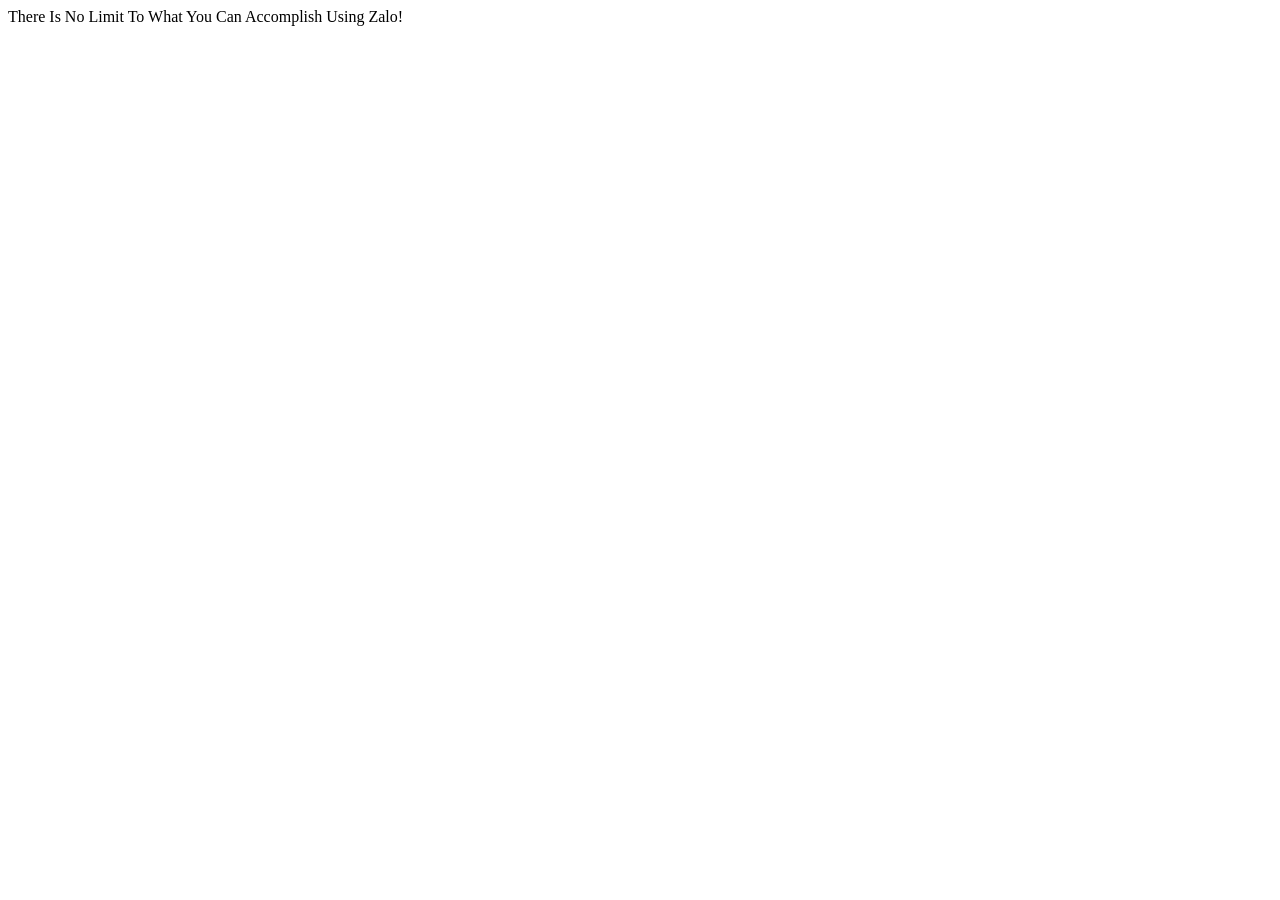
<file: zalo_verifierJ--aEu_cCnrnvRyXgFXkUYFPj6NFhsCvE3Ko.html>
<!DOCTYPE html>
<html lang="en">

<head>
    <meta property="zalo-platform-site-verification" content="J--aEu_cCnrnvRyXgFXkUYFPj6NFhsCvE3Ko" />
</head>

<body>
There Is No Limit To What You Can Accomplish Using Zalo!
</body>

</html>
</file>
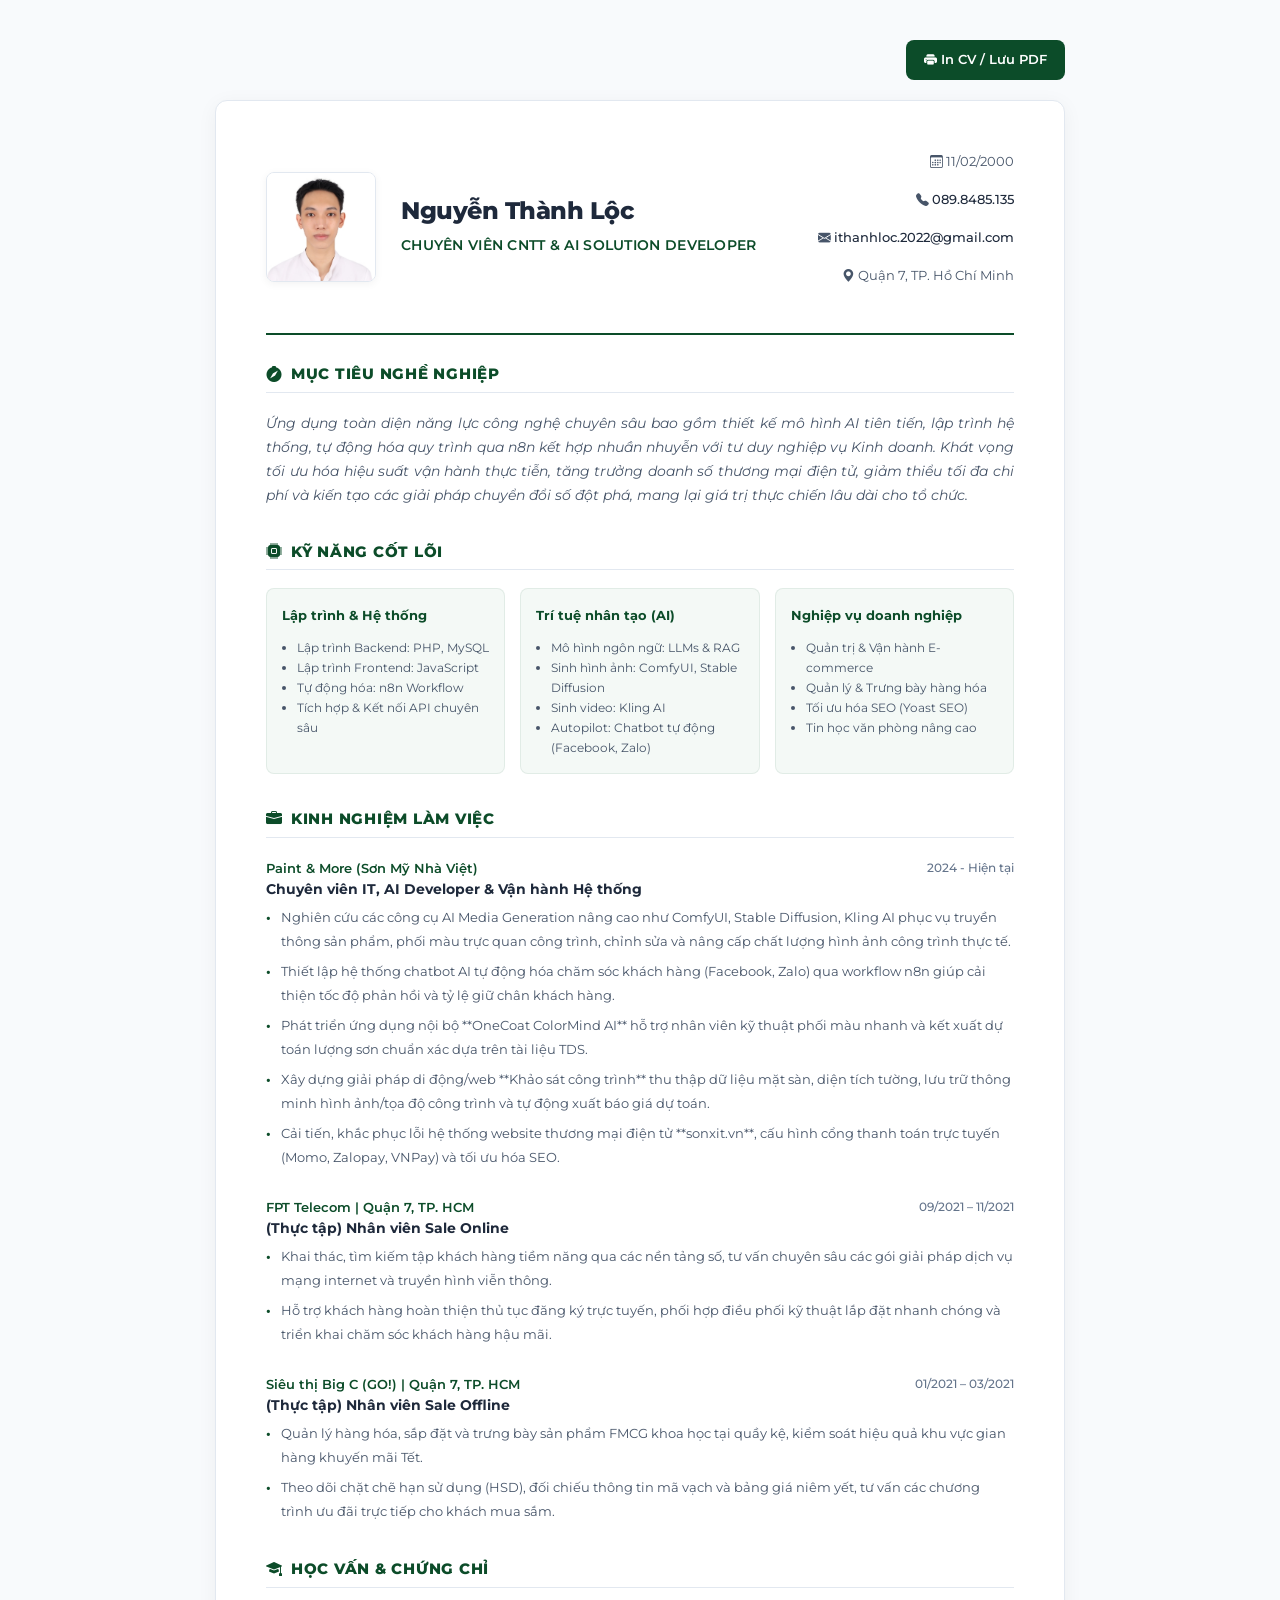
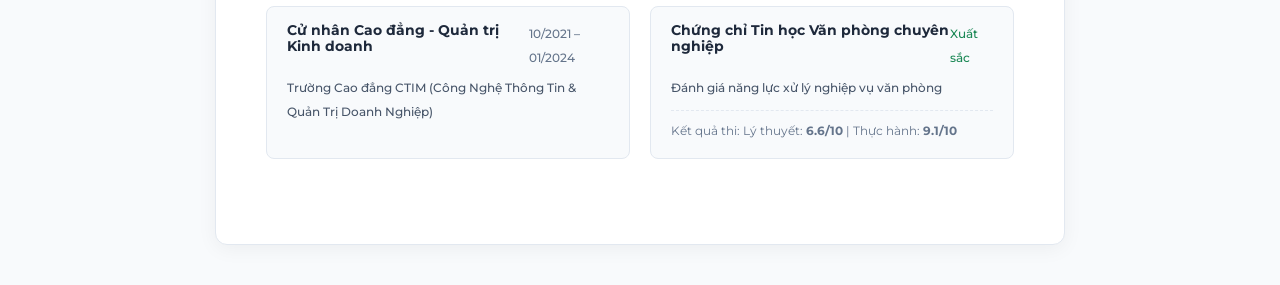
<file: zcv copy.html>
<!DOCTYPE html>
<html lang="vi">
<head>
    <meta charset="UTF-8">
    <meta name="viewport" content="width=device-width, initial-scale=1.0">
    <title>Nguyễn Thành Lộc | CV Chuyên viên CNTT & AI Solution Developer</title>
    
    <!-- Google Fonts: Montserrat -->
    <link rel="preconnect" href="https://fonts.googleapis.com">
    <link rel="preconnect" href="https://fonts.gstatic.com" crossorigin>
    <link href="https://fonts.googleapis.com/css2?family=Montserrat:ital,wght@0,300;0,400;0,500;0,600;0,700;0,800;1,400&display=swap" rel="stylesheet">
    
    <!-- Bootstrap 5.3 CSS -->
    <link href="https://cdn.jsdelivr.net/npm/bootstrap@5.3.2/dist/css/bootstrap.min.css" rel="stylesheet">
    <!-- Bootstrap Icons -->
    <link href="https://cdn.jsdelivr.net/npm/bootstrap-icons@1.11.1/font/bootstrap-icons.css" rel="stylesheet">
    
    <style>
        :root {
            --theme-primary: #0c4c29;
            --theme-primary-soft: #f4f9f6;
            --border-color: #e2e8f0;
            --text-primary: #1e293b;
            --text-secondary: #475569;
            --text-muted: #64748b;
            --bg-page: #f8fafc;
            --bg-card: #ffffff;
            --font-main: 'Montserrat', sans-serif;
            --radius-md: 12px;
            --radius-sm: 8px;
        }

        body {
            font-family: var(--font-main);
            background-color: var(--bg-page);
            color: var(--text-primary);
            font-size: 13.6px;
            line-height: 24px;
            padding: 40px 0;
        }

        /* CV Paper Container */
        .cv-paper {
            max-width: 850px;
            margin: 0 auto;
            background-color: var(--bg-card);
            box-shadow: 0 4px 20px rgba(0, 0, 0, 0.05);
            border-radius: var(--radius-md);
            border: 1px solid var(--border-color);
            padding: 50px;
        }

        /* Header Layout */
        .cv-header {
            display: flex;
            align-items: center;
            justify-content: space-between;
            border-bottom: 2px solid var(--theme-primary);
            padding-bottom: 30px;
            margin-bottom: 30px;
            gap: 20px;
        }
        
        .header-left {
            display: flex;
            align-items: center;
            gap: 25px;
        }

        /* Clean 1:1 Square Avatar */
        .avatar-container {
            width: 110px;
            height: 110px; /* 1:1 ratio */
            border-radius: var(--radius-sm);
            overflow: hidden;
            border: 1px solid var(--border-color);
            box-shadow: 0 2px 8px rgba(0, 0, 0, 0.05);
            flex-shrink: 0;
        }
        .avatar-image {
            width: 100%;
            height: 100%;
            object-fit: cover;
        }

        .header-info h1 {
            font-size: 24px;
            font-weight: 800;
            margin: 0 0 8px;
            color: var(--text-primary);
            letter-spacing: -0.02em;
        }
        .header-info .title {
            font-size: 14.4px;
            font-weight: 600;
            color: var(--theme-primary);
            text-transform: uppercase;
            letter-spacing: 0.02em;
        }

        .header-contact {
            text-align: right;
            font-size: 12.8px;
            color: var(--text-secondary);
            line-height: 22px;
        }
        .header-contact a {
            color: var(--text-primary);
            text-decoration: none;
            font-weight: 500;
        }
        .header-contact a:hover {
            color: var(--theme-primary);
        }

        /* Section Layout */
        .cv-section {
            margin-bottom: 35px;
        }
        .section-title {
            font-size: 15.2px;
            font-weight: 800;
            text-transform: uppercase;
            letter-spacing: 0.05em;
            color: var(--theme-primary);
            border-bottom: 1px solid var(--border-color);
            padding-bottom: 8px;
            margin-bottom: 18px;
            display: flex;
            align-items: center;
            gap: 8px;
        }
        .section-title i {
            font-size: 16px;
        }

        /* Objective Block */
        .objective-text {
            color: var(--text-secondary);
            font-style: italic;
            text-align: justify;
        }

        /* Skills Lists */
        .skills-grid {
            display: grid;
            grid-template-columns: repeat(auto-fit, minmax(220px, 1fr));
            gap: 15px;
        }
        .skills-category {
            background-color: var(--theme-primary-soft);
            border-radius: var(--radius-sm);
            padding: 15px;
            border: 1px solid rgba(12, 76, 41, 0.08);
        }
        .skills-category-title {
            font-size: 12.8px;
            font-weight: 700;
            color: var(--theme-primary);
            margin-bottom: 10px;
        }
        .skills-list {
            font-size: 12px;
            color: var(--text-secondary);
            line-height: 20px;
            margin: 0;
            padding-left: 15px;
        }

        /* Experience Timeline */
        .timeline {
            position: relative;
        }
        .timeline-item {
            margin-bottom: 25px;
        }
        .timeline-item:last-child {
            margin-bottom: 0;
        }
        .timeline-header {
            display: flex;
            justify-content: space-between;
            align-items: flex-start;
            flex-wrap: wrap;
            margin-bottom: 8px;
        }
        .timeline-title {
            font-size: 14.4px;
            font-weight: 700;
            color: var(--text-primary);
            margin: 0;
        }
        .timeline-company {
            font-size: 12.8px;
            font-weight: 600;
            color: var(--theme-primary);
        }
        .timeline-time {
            font-size: 12px;
            color: var(--text-muted);
            font-weight: 500;
        }
        .timeline-desc {
            list-style: none;
            padding-left: 0;
            margin: 0;
        }
        .timeline-desc li {
            position: relative;
            padding-left: 15px;
            margin-bottom: 6px;
            color: var(--text-secondary);
            font-size: 12.8px;
        }
        .timeline-desc li::before {
            content: "•";
            position: absolute;
            left: 0;
            color: var(--theme-primary);
            font-weight: bold;
        }

        /* Education & Certificates Layout */
        .edu-grid {
            display: grid;
            grid-template-columns: repeat(auto-fit, minmax(320px, 1fr));
            gap: 20px;
        }
        .edu-item {
            border: 1px solid var(--border-color);
            border-radius: var(--radius-sm);
            padding: 15px 20px;
            background-color: var(--bg-page);
        }
        .edu-header {
            display: flex;
            justify-content: space-between;
            margin-bottom: 6px;
        }
        .edu-title {
            font-size: 13.6px;
            font-weight: 700;
            color: var(--text-primary);
            margin: 0;
        }
        .edu-time {
            font-size: 12px;
            color: var(--text-muted);
            font-weight: 500;
        }
        .edu-org {
            font-size: 12px;
            color: var(--text-secondary);
            font-weight: 500;
        }
        .edu-score {
            font-size: 12px;
            color: var(--text-muted);
            margin-top: 10px;
            border-top: 1px dashed var(--border-color);
            padding-top: 8px;
        }

        /* Print Controls button */
        .print-btn-container {
            max-width: 850px;
            margin: 0 auto 20px;
            text-align: right;
        }
        .btn-print {
            background-color: var(--theme-primary);
            color: #ffffff;
            border: none;
            padding: 8px 18px;
            font-size: 12.8px;
            font-weight: 600;
            border-radius: var(--radius-sm);
            cursor: pointer;
            transition: opacity 0.2s ease;
        }
        .btn-print:hover {
            opacity: 0.9;
        }

        /* Print Styles */
        @media print {
            body {
                background-color: #ffffff;
                color: #000000;
                padding: 0;
            }
            .print-btn-container {
                display: none;
            }
            .cv-paper {
                box-shadow: none;
                border: none;
                padding: 0;
                max-width: 100%;
            }
            .edu-item {
                background-color: #ffffff !important;
            }
            .skills-category {
                background-color: #ffffff !important;
                border: 1px solid #cccccc !important;
            }
        }
    </style>
</head>
<body>

    <!-- Print Control Bar -->
    <div class="print-btn-container">
        <button class="btn-print" onclick="window.print()">
            <i class="bi bi-printer-fill"></i> In CV / Lưu PDF
        </button>
    </div>

    <!-- Main CV Paper -->
    <div class="cv-paper">
        
        <!-- Header -->
        <header class="cv-header">
            <div class="header-left">
                <!-- 3x4 Container with Circular Image inside -->
                <div class="avatar-container">
                    <img src="it_expert_avatar.png" alt="Nguyễn Thành Lộc" class="avatar-image">
                </div>
                <div class="header-info">
                    <h1>Nguyễn Thành Lộc</h1>
                    <div class="title">Chuyên viên CNTT & AI Solution Developer</div>
                </div>
            </div>
            
            <div class="header-contact">
                <p><i class="bi bi-calendar3"></i> 11/02/2000</p>
                <p><i class="bi bi-telephone-fill"></i> <a href="tel:0898485135">089.8485.135</a></p>
                <p><i class="bi bi-envelope-fill"></i> <a href="mailto:ithanhloc.2022@gmail.com">ithanhloc.2022@gmail.com</a></p>
                <p><i class="bi bi-geo-alt-fill"></i> Quận 7, TP. Hồ Chí Minh</p>
            </div>
        </header>

        <!-- Career Objective -->
        <section class="cv-section">
            <h2 class="section-title"><i class="bi bi-compass-fill"></i> Mục tiêu nghề nghiệp</h2>
            <p class="objective-text">
                Ứng dụng toàn diện năng lực công nghệ chuyên sâu bao gồm thiết kế mô hình AI tiên tiến, lập trình hệ thống, tự động hóa quy trình qua n8n kết hợp nhuần nhuyễn với tư duy nghiệp vụ Kinh doanh. Khát vọng tối ưu hóa hiệu suất vận hành thực tiễn, tăng trưởng doanh số thương mại điện tử, giảm thiểu tối đa chi phí và kiến tạo các giải pháp chuyển đổi số đột phá, mang lại giá trị thực chiến lâu dài cho tổ chức.
            </p>
        </section>

        <!-- Core Skills -->
        <section class="cv-section">
            <h2 class="section-title"><i class="bi bi-cpu-fill"></i> Kỹ năng cốt lõi</h2>
            <div class="skills-grid">
                
                <div class="skills-category">
                    <div class="skills-category-title">Lập trình & Hệ thống</div>
                    <ul class="skills-list">
                        <li>Lập trình Backend: PHP, MySQL</li>
                        <li>Lập trình Frontend: JavaScript</li>
                        <li>Tự động hóa: n8n Workflow</li>
                        <li>Tích hợp & Kết nối API chuyên sâu</li>
                    </ul>
                </div>

                <div class="skills-category">
                    <div class="skills-category-title">Trí tuệ nhân tạo (AI)</div>
                    <ul class="skills-list">
                        <li>Mô hình ngôn ngữ: LLMs & RAG</li>
                        <li>Sinh hình ảnh: ComfyUI, Stable Diffusion</li>
                        <li>Sinh video: Kling AI</li>
                        <li>Autopilot: Chatbot tự động (Facebook, Zalo)</li>
                    </ul>
                </div>

                <div class="skills-category">
                    <div class="skills-category-title">Nghiệp vụ doanh nghiệp</div>
                    <ul class="skills-list">
                        <li>Quản trị & Vận hành E-commerce</li>
                        <li>Quản lý & Trưng bày hàng hóa</li>
                        <li>Tối ưu hóa SEO (Yoast SEO)</li>
                        <li>Tin học văn phòng nâng cao</li>
                    </ul>
                </div>

            </div>
        </section>

        <!-- Work Experience -->
        <section class="cv-section">
            <h2 class="section-title"><i class="bi bi-briefcase-fill"></i> Kinh nghiệm làm việc</h2>
            <div class="timeline">
                
                <!-- Experience Item 1 -->
                <div class="timeline-item">
                    <div class="timeline-header">
                        <div>
                            <span class="timeline-company">Paint & More (Sơn Mỹ Nhà Việt)</span>
                            <h3 class="timeline-title">Chuyên viên IT, AI Developer & Vận hành Hệ thống</h3>
                        </div>
                        <span class="timeline-time">2024 - Hiện tại</span>
                    </div>
                    <ul class="timeline-desc">
                        <li>Nghiên cứu các công cụ AI Media Generation nâng cao như ComfyUI, Stable Diffusion, Kling AI phục vụ truyền thông sản phẩm, phối màu trực quan công trình, chỉnh sửa và nâng cấp chất lượng hình ảnh công trình thực tế.</li>
                        <li>Thiết lập hệ thống chatbot AI tự động hóa chăm sóc khách hàng (Facebook, Zalo) qua workflow n8n giúp cải thiện tốc độ phản hồi và tỷ lệ giữ chân khách hàng.</li>
                        <li>Phát triển ứng dụng nội bộ **OneCoat ColorMind AI** hỗ trợ nhân viên kỹ thuật phối màu nhanh và kết xuất dự toán lượng sơn chuẩn xác dựa trên tài liệu TDS.</li>
                        <li>Xây dựng giải pháp di động/web **Khảo sát công trình** thu thập dữ liệu mặt sàn, diện tích tường, lưu trữ thông minh hình ảnh/tọa độ công trình và tự động xuất báo giá dự toán.</li>
                        <li>Cải tiến, khắc phục lỗi hệ thống website thương mại điện tử **sonxit.vn**, cấu hình cổng thanh toán trực tuyến (Momo, Zalopay, VNPay) và tối ưu hóa SEO.</li>
                    </ul>
                </div>

                <!-- Experience Item 2 -->
                <div class="timeline-item">
                    <div class="timeline-header">
                        <div>
                            <span class="timeline-company">FPT Telecom | Quận 7, TP. HCM</span>
                            <h3 class="timeline-title">(Thực tập) Nhân viên Sale Online</h3>
                        </div>
                        <span class="timeline-time">09/2021 – 11/2021</span>
                    </div>
                    <ul class="timeline-desc">
                        <li>Khai thác, tìm kiếm tập khách hàng tiềm năng qua các nền tảng số, tư vấn chuyên sâu các gói giải pháp dịch vụ mạng internet và truyền hình viễn thông.</li>
                        <li>Hỗ trợ khách hàng hoàn thiện thủ tục đăng ký trực tuyến, phối hợp điều phối kỹ thuật lắp đặt nhanh chóng và triển khai chăm sóc khách hàng hậu mãi.</li>
                    </ul>
                </div>

                <!-- Experience Item 3 -->
                <div class="timeline-item">
                    <div class="timeline-header">
                        <div>
                            <span class="timeline-company">Siêu thị Big C (GO!) | Quận 7, TP. HCM</span>
                            <h3 class="timeline-title">(Thực tập) Nhân viên Sale Offline</h3>
                        </div>
                        <span class="timeline-time">01/2021 – 03/2021</span>
                    </div>
                    <ul class="timeline-desc">
                        <li>Quản lý hàng hóa, sắp đặt và trưng bày sản phẩm FMCG khoa học tại quầy kệ, kiểm soát hiệu quả khu vực gian hàng khuyến mãi Tết.</li>
                        <li>Theo dõi chặt chẽ hạn sử dụng (HSD), đối chiếu thông tin mã vạch và bảng giá niêm yết, tư vấn các chương trình ưu đãi trực tiếp cho khách mua sắm.</li>
                    </ul>
                </div>

            </div>
        </section>

        <!-- Education & Certificates -->
        <section class="cv-section">
            <h2 class="section-title"><i class="bi bi-mortarboard-fill"></i> Học vấn & Chứng chỉ</h2>
            <div class="edu-grid">
                
                <!-- Education Item -->
                <div class="edu-item">
                    <div class="edu-header">
                        <h3 class="edu-title">Cử nhân Cao đẳng - Quản trị Kinh doanh</h3>
                        <span class="edu-time">10/2021 – 01/2024</span>
                    </div>
                    <div class="edu-org">Trường Cao đẳng CTIM (Công Nghệ Thông Tin & Quản Trị Doanh Nghiệp)</div>
                </div>

                <!-- Certificate Item -->
                <div class="edu-item">
                    <div class="edu-header">
                        <h3 class="edu-title">Chứng chỉ Tin học Văn phòng chuyên nghiệp</h3>
                        <span class="edu-time text-success">Xuất sắc</span>
                    </div>
                    <div class="edu-org">Đánh giá năng lực xử lý nghiệp vụ văn phòng</div>
                    <div class="edu-score">
                        Kết quả thi: Lý thuyết: <strong>6.6/10</strong> | Thực hành: <strong>9.1/10</strong>
                    </div>
                </div>

            </div>
        </section>

    </div>

</body>
</html>
</file>
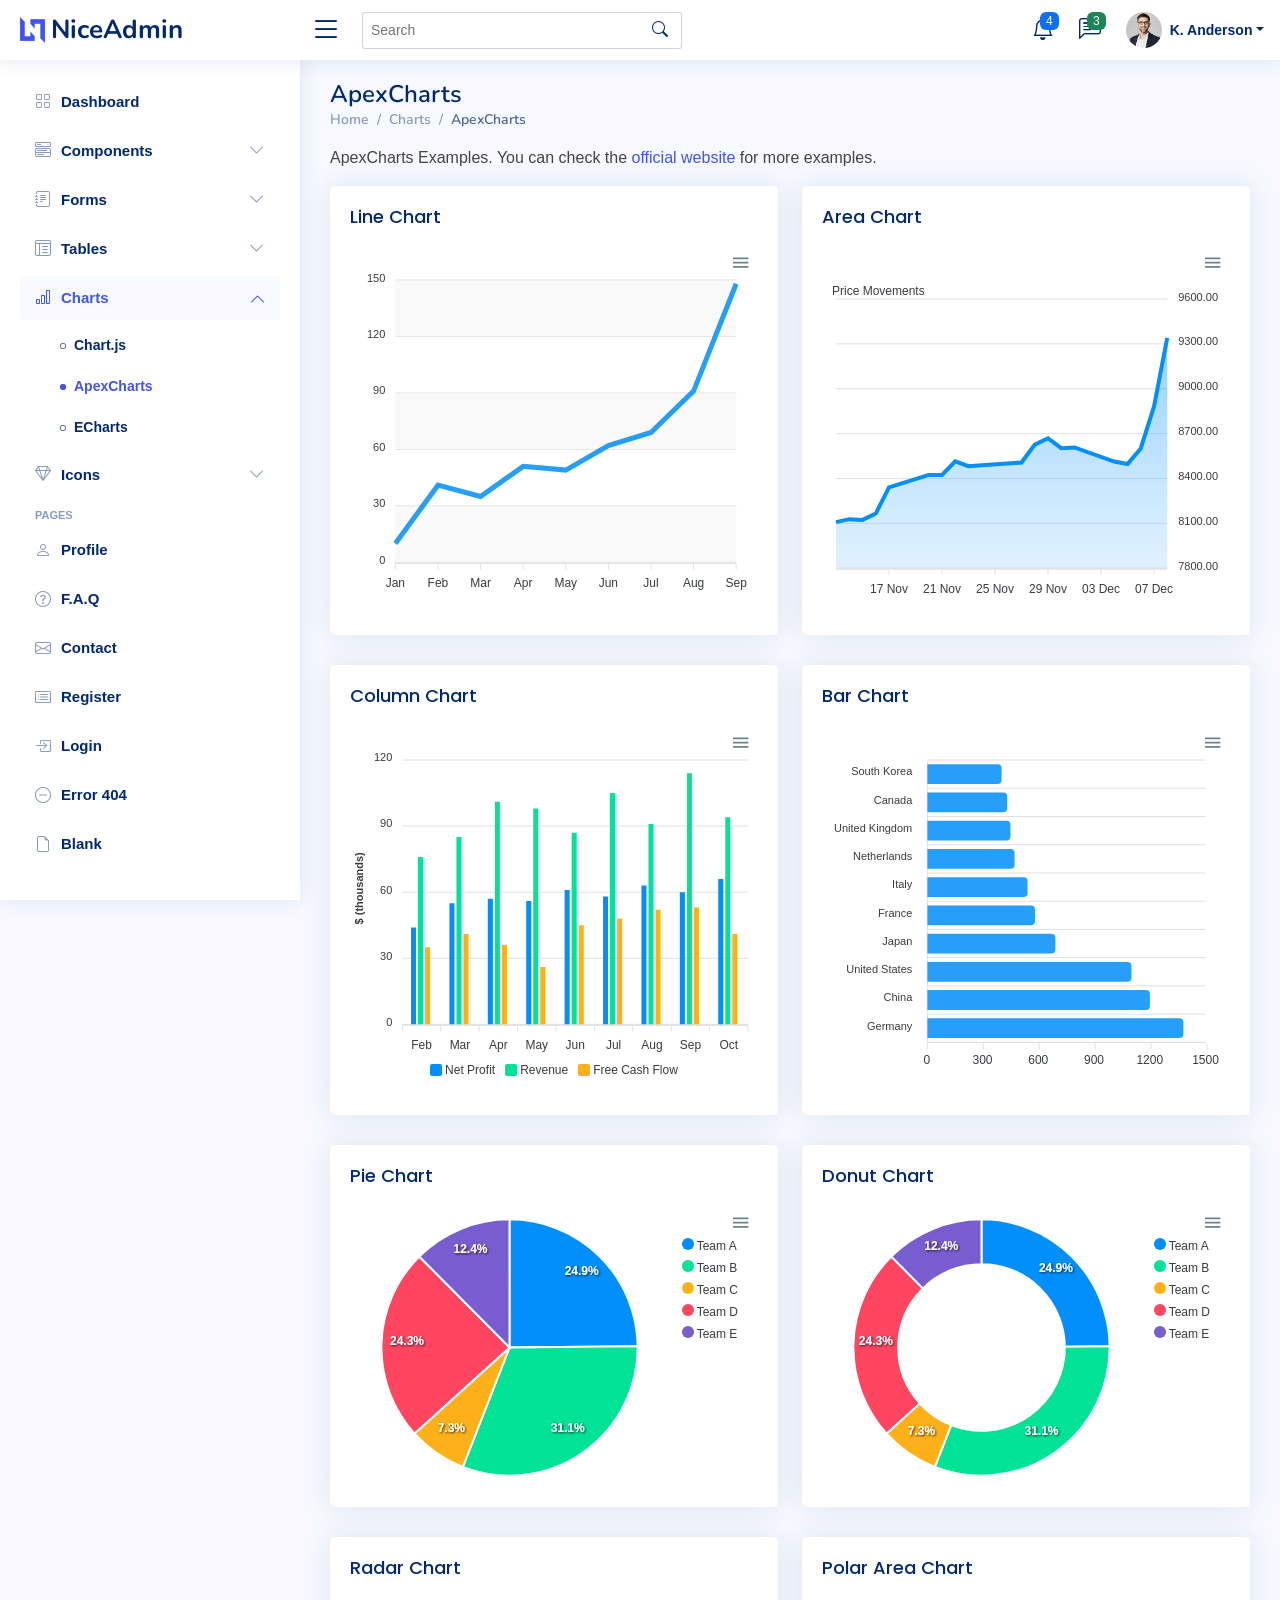
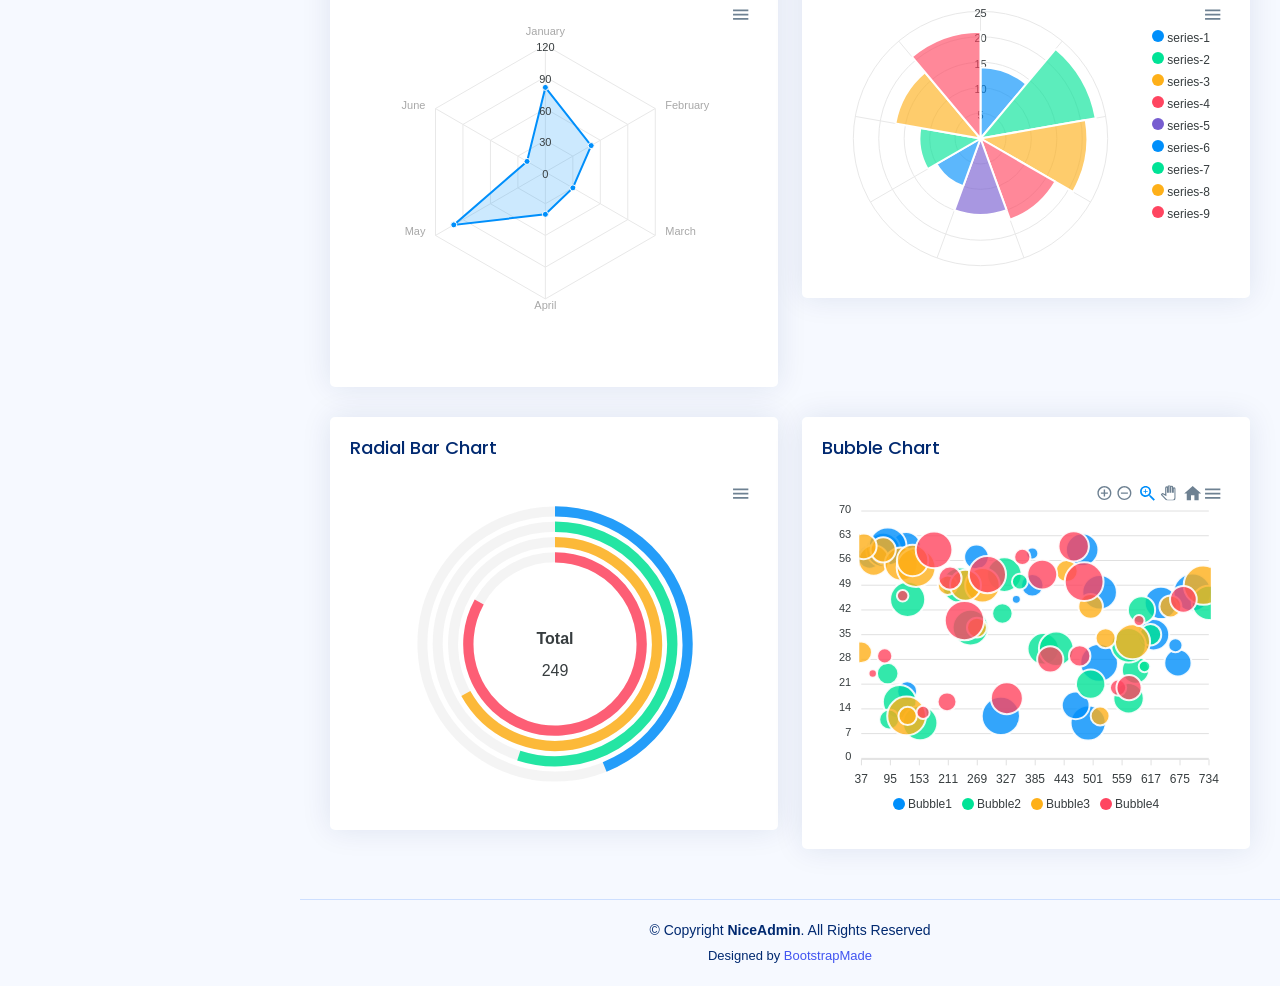
<file: THEME/charts-apexcharts.html>
<!DOCTYPE html>
<html lang="en">

<head>
  <meta charset="utf-8">
  <meta content="width=device-width, initial-scale=1.0" name="viewport">

  <title>Charts / ApexCharts - NiceAdmin Bootstrap Template</title>
  <meta content="" name="description">
  <meta content="" name="keywords">

  <!-- Favicons -->
  <link href="assets/img/favicon.png" rel="icon">
  <link href="assets/img/apple-touch-icon.png" rel="apple-touch-icon">

  <!-- Google Fonts -->
  <link href="https://fonts.gstatic.com" rel="preconnect">
  <link href="https://fonts.googleapis.com/css?family=Open+Sans:300,300i,400,400i,600,600i,700,700i|Nunito:300,300i,400,400i,600,600i,700,700i|Poppins:300,300i,400,400i,500,500i,600,600i,700,700i" rel="stylesheet">

  <!-- Vendor CSS Files -->
  <link href="assets/vendor/bootstrap/css/bootstrap.min.css" rel="stylesheet">
  <link href="assets/vendor/bootstrap-icons/bootstrap-icons.css" rel="stylesheet">
  <link href="assets/vendor/boxicons/css/boxicons.min.css" rel="stylesheet">
  <link href="assets/vendor/quill/quill.snow.css" rel="stylesheet">
  <link href="assets/vendor/quill/quill.bubble.css" rel="stylesheet">
  <link href="assets/vendor/remixicon/remixicon.css" rel="stylesheet">
  <link href="assets/vendor/simple-datatables/style.css" rel="stylesheet">

  <!-- Template Main CSS File -->
  <link href="assets/css/style.css" rel="stylesheet">

  <!-- =======================================================
  * Template Name: NiceAdmin - v2.3.1
  * Template URL: https://bootstrapmade.com/nice-admin-bootstrap-admin-html-template/
  * Author: BootstrapMade.com
  * License: https://bootstrapmade.com/license/
  ======================================================== -->
</head>

<body>

  <!-- ======= Header ======= -->
  <header id="header" class="header fixed-top d-flex align-items-center">

    <div class="d-flex align-items-center justify-content-between">
      <a href="index.html" class="logo d-flex align-items-center">
        <img src="assets/img/logo.png" alt="">
        <span class="d-none d-lg-block">NiceAdmin</span>
      </a>
      <i class="bi bi-list toggle-sidebar-btn"></i>
    </div><!-- End Logo -->

    <div class="search-bar">
      <form class="search-form d-flex align-items-center" method="POST" action="#">
        <input type="text" name="query" placeholder="Search" title="Enter search keyword">
        <button type="submit" title="Search"><i class="bi bi-search"></i></button>
      </form>
    </div><!-- End Search Bar -->

    <nav class="header-nav ms-auto">
      <ul class="d-flex align-items-center">

        <li class="nav-item d-block d-lg-none">
          <a class="nav-link nav-icon search-bar-toggle " href="#">
            <i class="bi bi-search"></i>
          </a>
        </li><!-- End Search Icon-->

        <li class="nav-item dropdown">

          <a class="nav-link nav-icon" href="#" data-bs-toggle="dropdown">
            <i class="bi bi-bell"></i>
            <span class="badge bg-primary badge-number">4</span>
          </a><!-- End Notification Icon -->

          <ul class="dropdown-menu dropdown-menu-end dropdown-menu-arrow notifications">
            <li class="dropdown-header">
              You have 4 new notifications
              <a href="#"><span class="badge rounded-pill bg-primary p-2 ms-2">View all</span></a>
            </li>
            <li>
              <hr class="dropdown-divider">
            </li>

            <li class="notification-item">
              <i class="bi bi-exclamation-circle text-warning"></i>
              <div>
                <h4>Lorem Ipsum</h4>
                <p>Quae dolorem earum veritatis oditseno</p>
                <p>30 min. ago</p>
              </div>
            </li>

            <li>
              <hr class="dropdown-divider">
            </li>

            <li class="notification-item">
              <i class="bi bi-x-circle text-danger"></i>
              <div>
                <h4>Atque rerum nesciunt</h4>
                <p>Quae dolorem earum veritatis oditseno</p>
                <p>1 hr. ago</p>
              </div>
            </li>

            <li>
              <hr class="dropdown-divider">
            </li>

            <li class="notification-item">
              <i class="bi bi-check-circle text-success"></i>
              <div>
                <h4>Sit rerum fuga</h4>
                <p>Quae dolorem earum veritatis oditseno</p>
                <p>2 hrs. ago</p>
              </div>
            </li>

            <li>
              <hr class="dropdown-divider">
            </li>

            <li class="notification-item">
              <i class="bi bi-info-circle text-primary"></i>
              <div>
                <h4>Dicta reprehenderit</h4>
                <p>Quae dolorem earum veritatis oditseno</p>
                <p>4 hrs. ago</p>
              </div>
            </li>

            <li>
              <hr class="dropdown-divider">
            </li>
            <li class="dropdown-footer">
              <a href="#">Show all notifications</a>
            </li>

          </ul><!-- End Notification Dropdown Items -->

        </li><!-- End Notification Nav -->

        <li class="nav-item dropdown">

          <a class="nav-link nav-icon" href="#" data-bs-toggle="dropdown">
            <i class="bi bi-chat-left-text"></i>
            <span class="badge bg-success badge-number">3</span>
          </a><!-- End Messages Icon -->

          <ul class="dropdown-menu dropdown-menu-end dropdown-menu-arrow messages">
            <li class="dropdown-header">
              You have 3 new messages
              <a href="#"><span class="badge rounded-pill bg-primary p-2 ms-2">View all</span></a>
            </li>
            <li>
              <hr class="dropdown-divider">
            </li>

            <li class="message-item">
              <a href="#">
                <img src="assets/img/messages-1.jpg" alt="" class="rounded-circle">
                <div>
                  <h4>Maria Hudson</h4>
                  <p>Velit asperiores et ducimus soluta repudiandae labore officia est ut...</p>
                  <p>4 hrs. ago</p>
                </div>
              </a>
            </li>
            <li>
              <hr class="dropdown-divider">
            </li>

            <li class="message-item">
              <a href="#">
                <img src="assets/img/messages-2.jpg" alt="" class="rounded-circle">
                <div>
                  <h4>Anna Nelson</h4>
                  <p>Velit asperiores et ducimus soluta repudiandae labore officia est ut...</p>
                  <p>6 hrs. ago</p>
                </div>
              </a>
            </li>
            <li>
              <hr class="dropdown-divider">
            </li>

            <li class="message-item">
              <a href="#">
                <img src="assets/img/messages-3.jpg" alt="" class="rounded-circle">
                <div>
                  <h4>David Muldon</h4>
                  <p>Velit asperiores et ducimus soluta repudiandae labore officia est ut...</p>
                  <p>8 hrs. ago</p>
                </div>
              </a>
            </li>
            <li>
              <hr class="dropdown-divider">
            </li>

            <li class="dropdown-footer">
              <a href="#">Show all messages</a>
            </li>

          </ul><!-- End Messages Dropdown Items -->

        </li><!-- End Messages Nav -->

        <li class="nav-item dropdown pe-3">

          <a class="nav-link nav-profile d-flex align-items-center pe-0" href="#" data-bs-toggle="dropdown">
            <img src="assets/img/profile-img.jpg" alt="Profile" class="rounded-circle">
            <span class="d-none d-md-block dropdown-toggle ps-2">K. Anderson</span>
          </a><!-- End Profile Iamge Icon -->

          <ul class="dropdown-menu dropdown-menu-end dropdown-menu-arrow profile">
            <li class="dropdown-header">
              <h6>Kevin Anderson</h6>
              <span>Web Designer</span>
            </li>
            <li>
              <hr class="dropdown-divider">
            </li>

            <li>
              <a class="dropdown-item d-flex align-items-center" href="users-profile.html">
                <i class="bi bi-person"></i>
                <span>My Profile</span>
              </a>
            </li>
            <li>
              <hr class="dropdown-divider">
            </li>

            <li>
              <a class="dropdown-item d-flex align-items-center" href="users-profile.html">
                <i class="bi bi-gear"></i>
                <span>Account Settings</span>
              </a>
            </li>
            <li>
              <hr class="dropdown-divider">
            </li>

            <li>
              <a class="dropdown-item d-flex align-items-center" href="pages-faq.html">
                <i class="bi bi-question-circle"></i>
                <span>Need Help?</span>
              </a>
            </li>
            <li>
              <hr class="dropdown-divider">
            </li>

            <li>
              <a class="dropdown-item d-flex align-items-center" href="#">
                <i class="bi bi-box-arrow-right"></i>
                <span>Sign Out</span>
              </a>
            </li>

          </ul><!-- End Profile Dropdown Items -->
        </li><!-- End Profile Nav -->

      </ul>
    </nav><!-- End Icons Navigation -->

  </header><!-- End Header -->

  <!-- ======= Sidebar ======= -->
  <aside id="sidebar" class="sidebar">

    <ul class="sidebar-nav" id="sidebar-nav">

      <li class="nav-item">
        <a class="nav-link collapsed" href="index.html">
          <i class="bi bi-grid"></i>
          <span>Dashboard</span>
        </a>
      </li><!-- End Dashboard Nav -->

      <li class="nav-item">
        <a class="nav-link collapsed" data-bs-target="#components-nav" data-bs-toggle="collapse" href="#">
          <i class="bi bi-menu-button-wide"></i><span>Components</span><i class="bi bi-chevron-down ms-auto"></i>
        </a>
        <ul id="components-nav" class="nav-content collapse " data-bs-parent="#sidebar-nav">
          <li>
            <a href="components-alerts.html">
              <i class="bi bi-circle"></i><span>Alerts</span>
            </a>
          </li>
          <li>
            <a href="components-accordion.html">
              <i class="bi bi-circle"></i><span>Accordion</span>
            </a>
          </li>
          <li>
            <a href="components-badges.html">
              <i class="bi bi-circle"></i><span>Badges</span>
            </a>
          </li>
          <li>
            <a href="components-breadcrumbs.html">
              <i class="bi bi-circle"></i><span>Breadcrumbs</span>
            </a>
          </li>
          <li>
            <a href="components-buttons.html">
              <i class="bi bi-circle"></i><span>Buttons</span>
            </a>
          </li>
          <li>
            <a href="components-cards.html">
              <i class="bi bi-circle"></i><span>Cards</span>
            </a>
          </li>
          <li>
            <a href="components-carousel.html">
              <i class="bi bi-circle"></i><span>Carousel</span>
            </a>
          </li>
          <li>
            <a href="components-list-group.html">
              <i class="bi bi-circle"></i><span>List group</span>
            </a>
          </li>
          <li>
            <a href="components-modal.html">
              <i class="bi bi-circle"></i><span>Modal</span>
            </a>
          </li>
          <li>
            <a href="components-tabs.html">
              <i class="bi bi-circle"></i><span>Tabs</span>
            </a>
          </li>
          <li>
            <a href="components-pagination.html">
              <i class="bi bi-circle"></i><span>Pagination</span>
            </a>
          </li>
          <li>
            <a href="components-progress.html">
              <i class="bi bi-circle"></i><span>Progress</span>
            </a>
          </li>
          <li>
            <a href="components-spinners.html">
              <i class="bi bi-circle"></i><span>Spinners</span>
            </a>
          </li>
          <li>
            <a href="components-tooltips.html">
              <i class="bi bi-circle"></i><span>Tooltips</span>
            </a>
          </li>
        </ul>
      </li><!-- End Components Nav -->

      <li class="nav-item">
        <a class="nav-link collapsed" data-bs-target="#forms-nav" data-bs-toggle="collapse" href="#">
          <i class="bi bi-journal-text"></i><span>Forms</span><i class="bi bi-chevron-down ms-auto"></i>
        </a>
        <ul id="forms-nav" class="nav-content collapse " data-bs-parent="#sidebar-nav">
          <li>
            <a href="forms-elements.html">
              <i class="bi bi-circle"></i><span>Form Elements</span>
            </a>
          </li>
          <li>
            <a href="forms-layouts.html">
              <i class="bi bi-circle"></i><span>Form Layouts</span>
            </a>
          </li>
          <li>
            <a href="forms-editors.html">
              <i class="bi bi-circle"></i><span>Form Editors</span>
            </a>
          </li>
          <li>
            <a href="forms-validation.html">
              <i class="bi bi-circle"></i><span>Form Validation</span>
            </a>
          </li>
        </ul>
      </li><!-- End Forms Nav -->

      <li class="nav-item">
        <a class="nav-link collapsed" data-bs-target="#tables-nav" data-bs-toggle="collapse" href="#">
          <i class="bi bi-layout-text-window-reverse"></i><span>Tables</span><i class="bi bi-chevron-down ms-auto"></i>
        </a>
        <ul id="tables-nav" class="nav-content collapse " data-bs-parent="#sidebar-nav">
          <li>
            <a href="tables-general.html">
              <i class="bi bi-circle"></i><span>General Tables</span>
            </a>
          </li>
          <li>
            <a href="tables-data.html">
              <i class="bi bi-circle"></i><span>Data Tables</span>
            </a>
          </li>
        </ul>
      </li><!-- End Tables Nav -->

      <li class="nav-item">
        <a class="nav-link " data-bs-target="#charts-nav" data-bs-toggle="collapse" href="#">
          <i class="bi bi-bar-chart"></i><span>Charts</span><i class="bi bi-chevron-down ms-auto"></i>
        </a>
        <ul id="charts-nav" class="nav-content collapse show" data-bs-parent="#sidebar-nav">
          <li>
            <a href="charts-chartjs.html">
              <i class="bi bi-circle"></i><span>Chart.js</span>
            </a>
          </li>
          <li>
            <a href="charts-apexcharts.html" class="active">
              <i class="bi bi-circle"></i><span>ApexCharts</span>
            </a>
          </li>
          <li>
            <a href="charts-echarts.html">
              <i class="bi bi-circle"></i><span>ECharts</span>
            </a>
          </li>
        </ul>
      </li><!-- End Charts Nav -->

      <li class="nav-item">
        <a class="nav-link collapsed" data-bs-target="#icons-nav" data-bs-toggle="collapse" href="#">
          <i class="bi bi-gem"></i><span>Icons</span><i class="bi bi-chevron-down ms-auto"></i>
        </a>
        <ul id="icons-nav" class="nav-content collapse " data-bs-parent="#sidebar-nav">
          <li>
            <a href="icons-bootstrap.html">
              <i class="bi bi-circle"></i><span>Bootstrap Icons</span>
            </a>
          </li>
          <li>
            <a href="icons-remix.html">
              <i class="bi bi-circle"></i><span>Remix Icons</span>
            </a>
          </li>
          <li>
            <a href="icons-boxicons.html">
              <i class="bi bi-circle"></i><span>Boxicons</span>
            </a>
          </li>
        </ul>
      </li><!-- End Icons Nav -->

      <li class="nav-heading">Pages</li>

      <li class="nav-item">
        <a class="nav-link collapsed" href="users-profile.html">
          <i class="bi bi-person"></i>
          <span>Profile</span>
        </a>
      </li><!-- End Profile Page Nav -->

      <li class="nav-item">
        <a class="nav-link collapsed" href="pages-faq.html">
          <i class="bi bi-question-circle"></i>
          <span>F.A.Q</span>
        </a>
      </li><!-- End F.A.Q Page Nav -->

      <li class="nav-item">
        <a class="nav-link collapsed" href="pages-contact.html">
          <i class="bi bi-envelope"></i>
          <span>Contact</span>
        </a>
      </li><!-- End Contact Page Nav -->

      <li class="nav-item">
        <a class="nav-link collapsed" href="pages-register.html">
          <i class="bi bi-card-list"></i>
          <span>Register</span>
        </a>
      </li><!-- End Register Page Nav -->

      <li class="nav-item">
        <a class="nav-link collapsed" href="pages-login.html">
          <i class="bi bi-box-arrow-in-right"></i>
          <span>Login</span>
        </a>
      </li><!-- End Login Page Nav -->

      <li class="nav-item">
        <a class="nav-link collapsed" href="pages-error-404.html">
          <i class="bi bi-dash-circle"></i>
          <span>Error 404</span>
        </a>
      </li><!-- End Error 404 Page Nav -->

      <li class="nav-item">
        <a class="nav-link collapsed" href="pages-blank.html">
          <i class="bi bi-file-earmark"></i>
          <span>Blank</span>
        </a>
      </li><!-- End Blank Page Nav -->

    </ul>

  </aside><!-- End Sidebar-->

  <main id="main" class="main">

    <div class="pagetitle">
      <h1>ApexCharts</h1>
      <nav>
        <ol class="breadcrumb">
          <li class="breadcrumb-item"><a href="index.html">Home</a></li>
          <li class="breadcrumb-item">Charts</li>
          <li class="breadcrumb-item active">ApexCharts</li>
        </ol>
      </nav>
    </div><!-- End Page Title -->

    <p>ApexCharts Examples. You can check the <a href="https://apexcharts.com/javascript-chart-demos/" target="_blank">official website</a> for more examples.</p>

    <section class="section">
      <div class="row">

        <div class="col-lg-6">
          <div class="card">
            <div class="card-body">
              <h5 class="card-title">Line Chart</h5>

              <!-- Line Chart -->
              <div id="lineChart"></div>

              <script>
                document.addEventListener("DOMContentLoaded", () => {
                  new ApexCharts(document.querySelector("#lineChart"), {
                    series: [{
                      name: "Desktops",
                      data: [10, 41, 35, 51, 49, 62, 69, 91, 148]
                    }],
                    chart: {
                      height: 350,
                      type: 'line',
                      zoom: {
                        enabled: false
                      }
                    },
                    dataLabels: {
                      enabled: false
                    },
                    stroke: {
                      curve: 'straight'
                    },
                    grid: {
                      row: {
                        colors: ['#f3f3f3', 'transparent'], // takes an array which will be repeated on columns
                        opacity: 0.5
                      },
                    },
                    xaxis: {
                      categories: ['Jan', 'Feb', 'Mar', 'Apr', 'May', 'Jun', 'Jul', 'Aug', 'Sep'],
                    }
                  }).render();
                });
              </script>
              <!-- End Line Chart -->

            </div>
          </div>
        </div>

        <div class="col-lg-6">
          <div class="card">
            <div class="card-body">
              <h5 class="card-title">Area Chart</h5>

              <!-- Area Chart -->
              <div id="areaChart"></div>

              <script>
                document.addEventListener("DOMContentLoaded", () => {
                  const series = {
                    "monthDataSeries1": {
                      "prices": [
                        8107.85,
                        8128.0,
                        8122.9,
                        8165.5,
                        8340.7,
                        8423.7,
                        8423.5,
                        8514.3,
                        8481.85,
                        8487.7,
                        8506.9,
                        8626.2,
                        8668.95,
                        8602.3,
                        8607.55,
                        8512.9,
                        8496.25,
                        8600.65,
                        8881.1,
                        9340.85
                      ],
                      "dates": [
                        "13 Nov 2017",
                        "14 Nov 2017",
                        "15 Nov 2017",
                        "16 Nov 2017",
                        "17 Nov 2017",
                        "20 Nov 2017",
                        "21 Nov 2017",
                        "22 Nov 2017",
                        "23 Nov 2017",
                        "24 Nov 2017",
                        "27 Nov 2017",
                        "28 Nov 2017",
                        "29 Nov 2017",
                        "30 Nov 2017",
                        "01 Dec 2017",
                        "04 Dec 2017",
                        "05 Dec 2017",
                        "06 Dec 2017",
                        "07 Dec 2017",
                        "08 Dec 2017"
                      ]
                    },
                    "monthDataSeries2": {
                      "prices": [
                        8423.7,
                        8423.5,
                        8514.3,
                        8481.85,
                        8487.7,
                        8506.9,
                        8626.2,
                        8668.95,
                        8602.3,
                        8607.55,
                        8512.9,
                        8496.25,
                        8600.65,
                        8881.1,
                        9040.85,
                        8340.7,
                        8165.5,
                        8122.9,
                        8107.85,
                        8128.0
                      ],
                      "dates": [
                        "13 Nov 2017",
                        "14 Nov 2017",
                        "15 Nov 2017",
                        "16 Nov 2017",
                        "17 Nov 2017",
                        "20 Nov 2017",
                        "21 Nov 2017",
                        "22 Nov 2017",
                        "23 Nov 2017",
                        "24 Nov 2017",
                        "27 Nov 2017",
                        "28 Nov 2017",
                        "29 Nov 2017",
                        "30 Nov 2017",
                        "01 Dec 2017",
                        "04 Dec 2017",
                        "05 Dec 2017",
                        "06 Dec 2017",
                        "07 Dec 2017",
                        "08 Dec 2017"
                      ]
                    },
                    "monthDataSeries3": {
                      "prices": [
                        7114.25,
                        7126.6,
                        7116.95,
                        7203.7,
                        7233.75,
                        7451.0,
                        7381.15,
                        7348.95,
                        7347.75,
                        7311.25,
                        7266.4,
                        7253.25,
                        7215.45,
                        7266.35,
                        7315.25,
                        7237.2,
                        7191.4,
                        7238.95,
                        7222.6,
                        7217.9,
                        7359.3,
                        7371.55,
                        7371.15,
                        7469.2,
                        7429.25,
                        7434.65,
                        7451.1,
                        7475.25,
                        7566.25,
                        7556.8,
                        7525.55,
                        7555.45,
                        7560.9,
                        7490.7,
                        7527.6,
                        7551.9,
                        7514.85,
                        7577.95,
                        7592.3,
                        7621.95,
                        7707.95,
                        7859.1,
                        7815.7,
                        7739.0,
                        7778.7,
                        7839.45,
                        7756.45,
                        7669.2,
                        7580.45,
                        7452.85,
                        7617.25,
                        7701.6,
                        7606.8,
                        7620.05,
                        7513.85,
                        7498.45,
                        7575.45,
                        7601.95,
                        7589.1,
                        7525.85,
                        7569.5,
                        7702.5,
                        7812.7,
                        7803.75,
                        7816.3,
                        7851.15,
                        7912.2,
                        7972.8,
                        8145.0,
                        8161.1,
                        8121.05,
                        8071.25,
                        8088.2,
                        8154.45,
                        8148.3,
                        8122.05,
                        8132.65,
                        8074.55,
                        7952.8,
                        7885.55,
                        7733.9,
                        7897.15,
                        7973.15,
                        7888.5,
                        7842.8,
                        7838.4,
                        7909.85,
                        7892.75,
                        7897.75,
                        7820.05,
                        7904.4,
                        7872.2,
                        7847.5,
                        7849.55,
                        7789.6,
                        7736.35,
                        7819.4,
                        7875.35,
                        7871.8,
                        8076.5,
                        8114.8,
                        8193.55,
                        8217.1,
                        8235.05,
                        8215.3,
                        8216.4,
                        8301.55,
                        8235.25,
                        8229.75,
                        8201.95,
                        8164.95,
                        8107.85,
                        8128.0,
                        8122.9,
                        8165.5,
                        8340.7,
                        8423.7,
                        8423.5,
                        8514.3,
                        8481.85,
                        8487.7,
                        8506.9,
                        8626.2
                      ],
                      "dates": [
                        "02 Jun 2017",
                        "05 Jun 2017",
                        "06 Jun 2017",
                        "07 Jun 2017",
                        "08 Jun 2017",
                        "09 Jun 2017",
                        "12 Jun 2017",
                        "13 Jun 2017",
                        "14 Jun 2017",
                        "15 Jun 2017",
                        "16 Jun 2017",
                        "19 Jun 2017",
                        "20 Jun 2017",
                        "21 Jun 2017",
                        "22 Jun 2017",
                        "23 Jun 2017",
                        "27 Jun 2017",
                        "28 Jun 2017",
                        "29 Jun 2017",
                        "30 Jun 2017",
                        "03 Jul 2017",
                        "04 Jul 2017",
                        "05 Jul 2017",
                        "06 Jul 2017",
                        "07 Jul 2017",
                        "10 Jul 2017",
                        "11 Jul 2017",
                        "12 Jul 2017",
                        "13 Jul 2017",
                        "14 Jul 2017",
                        "17 Jul 2017",
                        "18 Jul 2017",
                        "19 Jul 2017",
                        "20 Jul 2017",
                        "21 Jul 2017",
                        "24 Jul 2017",
                        "25 Jul 2017",
                        "26 Jul 2017",
                        "27 Jul 2017",
                        "28 Jul 2017",
                        "31 Jul 2017",
                        "01 Aug 2017",
                        "02 Aug 2017",
                        "03 Aug 2017",
                        "04 Aug 2017",
                        "07 Aug 2017",
                        "08 Aug 2017",
                        "09 Aug 2017",
                        "10 Aug 2017",
                        "11 Aug 2017",
                        "14 Aug 2017",
                        "16 Aug 2017",
                        "17 Aug 2017",
                        "18 Aug 2017",
                        "21 Aug 2017",
                        "22 Aug 2017",
                        "23 Aug 2017",
                        "24 Aug 2017",
                        "28 Aug 2017",
                        "29 Aug 2017",
                        "30 Aug 2017",
                        "31 Aug 2017",
                        "01 Sep 2017",
                        "04 Sep 2017",
                        "05 Sep 2017",
                        "06 Sep 2017",
                        "07 Sep 2017",
                        "08 Sep 2017",
                        "11 Sep 2017",
                        "12 Sep 2017",
                        "13 Sep 2017",
                        "14 Sep 2017",
                        "15 Sep 2017",
                        "18 Sep 2017",
                        "19 Sep 2017",
                        "20 Sep 2017",
                        "21 Sep 2017",
                        "22 Sep 2017",
                        "25 Sep 2017",
                        "26 Sep 2017",
                        "27 Sep 2017",
                        "28 Sep 2017",
                        "29 Sep 2017",
                        "03 Oct 2017",
                        "04 Oct 2017",
                        "05 Oct 2017",
                        "06 Oct 2017",
                        "09 Oct 2017",
                        "10 Oct 2017",
                        "11 Oct 2017",
                        "12 Oct 2017",
                        "13 Oct 2017",
                        "16 Oct 2017",
                        "17 Oct 2017",
                        "18 Oct 2017",
                        "19 Oct 2017",
                        "23 Oct 2017",
                        "24 Oct 2017",
                        "25 Oct 2017",
                        "26 Oct 2017",
                        "27 Oct 2017",
                        "30 Oct 2017",
                        "31 Oct 2017",
                        "01 Nov 2017",
                        "02 Nov 2017",
                        "03 Nov 2017",
                        "06 Nov 2017",
                        "07 Nov 2017",
                        "08 Nov 2017",
                        "09 Nov 2017",
                        "10 Nov 2017",
                        "13 Nov 2017",
                        "14 Nov 2017",
                        "15 Nov 2017",
                        "16 Nov 2017",
                        "17 Nov 2017",
                        "20 Nov 2017",
                        "21 Nov 2017",
                        "22 Nov 2017",
                        "23 Nov 2017",
                        "24 Nov 2017",
                        "27 Nov 2017",
                        "28 Nov 2017"
                      ]
                    }
                  }
                  new ApexCharts(document.querySelector("#areaChart"), {
                    series: [{
                      name: "STOCK ABC",
                      data: series.monthDataSeries1.prices
                    }],
                    chart: {
                      type: 'area',
                      height: 350,
                      zoom: {
                        enabled: false
                      }
                    },
                    dataLabels: {
                      enabled: false
                    },
                    stroke: {
                      curve: 'straight'
                    },
                    subtitle: {
                      text: 'Price Movements',
                      align: 'left'
                    },
                    labels: series.monthDataSeries1.dates,
                    xaxis: {
                      type: 'datetime',
                    },
                    yaxis: {
                      opposite: true
                    },
                    legend: {
                      horizontalAlign: 'left'
                    }
                  }).render();
                });
              </script>
              <!-- End Area Chart -->

            </div>
          </div>
        </div>

        <div class="col-lg-6">
          <div class="card">
            <div class="card-body">
              <h5 class="card-title">Column Chart</h5>

              <!-- Column Chart -->
              <div id="columnChart"></div>

              <script>
                document.addEventListener("DOMContentLoaded", () => {
                  new ApexCharts(document.querySelector("#columnChart"), {
                    series: [{
                      name: 'Net Profit',
                      data: [44, 55, 57, 56, 61, 58, 63, 60, 66]
                    }, {
                      name: 'Revenue',
                      data: [76, 85, 101, 98, 87, 105, 91, 114, 94]
                    }, {
                      name: 'Free Cash Flow',
                      data: [35, 41, 36, 26, 45, 48, 52, 53, 41]
                    }],
                    chart: {
                      type: 'bar',
                      height: 350
                    },
                    plotOptions: {
                      bar: {
                        horizontal: false,
                        columnWidth: '55%',
                        endingShape: 'rounded'
                      },
                    },
                    dataLabels: {
                      enabled: false
                    },
                    stroke: {
                      show: true,
                      width: 2,
                      colors: ['transparent']
                    },
                    xaxis: {
                      categories: ['Feb', 'Mar', 'Apr', 'May', 'Jun', 'Jul', 'Aug', 'Sep', 'Oct'],
                    },
                    yaxis: {
                      title: {
                        text: '$ (thousands)'
                      }
                    },
                    fill: {
                      opacity: 1
                    },
                    tooltip: {
                      y: {
                        formatter: function(val) {
                          return "$ " + val + " thousands"
                        }
                      }
                    }
                  }).render();
                });
              </script>
              <!-- End Column Chart -->

            </div>
          </div>
        </div>

        <div class="col-lg-6">
          <div class="card">
            <div class="card-body">
              <h5 class="card-title">Bar Chart</h5>

              <!-- Bar Chart -->
              <div id="barChart"></div>

              <script>
                document.addEventListener("DOMContentLoaded", () => {
                  new ApexCharts(document.querySelector("#barChart"), {
                    series: [{
                      data: [400, 430, 448, 470, 540, 580, 690, 1100, 1200, 1380]
                    }],
                    chart: {
                      type: 'bar',
                      height: 350
                    },
                    plotOptions: {
                      bar: {
                        borderRadius: 4,
                        horizontal: true,
                      }
                    },
                    dataLabels: {
                      enabled: false
                    },
                    xaxis: {
                      categories: ['South Korea', 'Canada', 'United Kingdom', 'Netherlands', 'Italy', 'France', 'Japan',
                        'United States', 'China', 'Germany'
                      ],
                    }
                  }).render();
                });
              </script>
              <!-- End Bar Chart -->

            </div>
          </div>
        </div>

        <div class="col-lg-6">
          <div class="card">
            <div class="card-body">
              <h5 class="card-title">Pie Chart</h5>

              <!-- Pie Chart -->
              <div id="pieChart"></div>

              <script>
                document.addEventListener("DOMContentLoaded", () => {
                  new ApexCharts(document.querySelector("#pieChart"), {
                    series: [44, 55, 13, 43, 22],
                    chart: {
                      height: 350,
                      type: 'pie',
                      toolbar: {
                        show: true
                      }
                    },
                    labels: ['Team A', 'Team B', 'Team C', 'Team D', 'Team E']
                  }).render();
                });
              </script>
              <!-- End Pie Chart -->

            </div>
          </div>
        </div>

        <div class="col-lg-6">
          <div class="card">
            <div class="card-body">
              <h5 class="card-title">Donut Chart</h5>

              <!-- Donut Chart -->
              <div id="donutChart"></div>

              <script>
                document.addEventListener("DOMContentLoaded", () => {
                  new ApexCharts(document.querySelector("#donutChart"), {
                    series: [44, 55, 13, 43, 22],
                    chart: {
                      height: 350,
                      type: 'donut',
                      toolbar: {
                        show: true
                      }
                    },
                    labels: ['Team A', 'Team B', 'Team C', 'Team D', 'Team E'],
                  }).render();
                });
              </script>
              <!-- End Donut Chart -->

            </div>
          </div>
        </div>

        <div class="col-lg-6">
          <div class="card">
            <div class="card-body">
              <h5 class="card-title">Radar Chart</h5>

              <!-- Radar Chart -->
              <div id="radarChart"></div>

              <script>
                document.addEventListener("DOMContentLoaded", () => {
                  new ApexCharts(document.querySelector("#radarChart"), {
                    series: [{
                      name: 'Series 1',
                      data: [80, 50, 30, 40, 100, 20],
                    }],
                    chart: {
                      height: 350,
                      type: 'radar',
                    },
                    xaxis: {
                      categories: ['January', 'February', 'March', 'April', 'May', 'June']
                    }
                  }).render();
                });
              </script>
              <!-- End Radar Chart -->

            </div>
          </div>
        </div>

        <div class="col-lg-6">
          <div class="card">
            <div class="card-body">
              <h5 class="card-title">Polar Area Chart</h5>

              <!-- Polar Area Chart -->
              <div id="polarAreaChart"></div>

              <script>
                document.addEventListener("DOMContentLoaded", () => {
                  new ApexCharts(document.querySelector("#polarAreaChart"), {
                    series: [14, 23, 21, 17, 15, 10, 12, 17, 21],
                    chart: {
                      type: 'polarArea',
                      height: 350,
                      toolbar: {
                        show: true
                      }
                    },
                    stroke: {
                      colors: ['#fff']
                    },
                    fill: {
                      opacity: 0.8
                    }
                  }).render();
                });
              </script>
              <!-- End Polar Area Chart -->

            </div>
          </div>
        </div>

        <div class="col-lg-6">
          <div class="card">
            <div class="card-body">
              <h5 class="card-title">Radial Bar Chart</h5>

              <!-- Radial Bar Chart -->
              <div id="radialBarChart"></div>

              <script>
                document.addEventListener("DOMContentLoaded", () => {
                  new ApexCharts(document.querySelector("#radialBarChart"), {
                    series: [44, 55, 67, 83],
                    chart: {
                      height: 350,
                      type: 'radialBar',
                      toolbar: {
                        show: true
                      }
                    },
                    plotOptions: {
                      radialBar: {
                        dataLabels: {
                          name: {
                            fontSize: '22px',
                          },
                          value: {
                            fontSize: '16px',
                          },
                          total: {
                            show: true,
                            label: 'Total',
                            formatter: function(w) {
                              // By default this function returns the average of all series. The below is just an example to show the use of custom formatter function
                              return 249
                            }
                          }
                        }
                      }
                    },
                    labels: ['Apples', 'Oranges', 'Bananas', 'Berries'],
                  }).render();
                });
              </script>
              <!-- End Radial Bar Chart -->

            </div>
          </div>
        </div>

        <div class="col-lg-6">
          <div class="card">
            <div class="card-body">
              <h5 class="card-title">Bubble Chart</h5>

              <!-- Bubble Chart -->
              <div id="bubbleChart"></div>

              <script>
                document.addEventListener("DOMContentLoaded", () => {
                  function generateData(baseval, count, yrange) {
                    var i = 0;
                    var series = [];
                    while (i < count) {
                      var x = Math.floor(Math.random() * (750 - 1 + 1)) + 1;;
                      var y = Math.floor(Math.random() * (yrange.max - yrange.min + 1)) + yrange.min;
                      var z = Math.floor(Math.random() * (75 - 15 + 1)) + 15;
                      series.push([x, y, z]);
                      baseval += 86400000;
                      i++;
                    }
                    return series;
                  }
                  new ApexCharts(document.querySelector("#bubbleChart"), {
                    series: [{
                        name: 'Bubble1',
                        data: generateData(new Date('11 Feb 2017 GMT').getTime(), 20, {
                          min: 10,
                          max: 60
                        })
                      },
                      {
                        name: 'Bubble2',
                        data: generateData(new Date('11 Feb 2017 GMT').getTime(), 20, {
                          min: 10,
                          max: 60
                        })
                      },
                      {
                        name: 'Bubble3',
                        data: generateData(new Date('11 Feb 2017 GMT').getTime(), 20, {
                          min: 10,
                          max: 60
                        })
                      },
                      {
                        name: 'Bubble4',
                        data: generateData(new Date('11 Feb 2017 GMT').getTime(), 20, {
                          min: 10,
                          max: 60
                        })
                      }
                    ],
                    chart: {
                      height: 333,
                      type: 'bubble',
                    },
                    dataLabels: {
                      enabled: false
                    },
                    fill: {
                      opacity: 0.8
                    },
                    xaxis: {
                      tickAmount: 12,
                      type: 'category',
                    },
                    yaxis: {
                      max: 70
                    }
                  }).render();
                });
              </script>
              <!-- End Bubble Chart -->

            </div>
          </div>
        </div>

      </div>
    </section>

  </main><!-- End #main -->

  <!-- ======= Footer ======= -->
  <footer id="footer" class="footer">
    <div class="copyright">
      &copy; Copyright <strong><span>NiceAdmin</span></strong>. All Rights Reserved
    </div>
    <div class="credits">
      <!-- All the links in the footer should remain intact. -->
      <!-- You can delete the links only if you purchased the pro version. -->
      <!-- Licensing information: https://bootstrapmade.com/license/ -->
      <!-- Purchase the pro version with working PHP/AJAX contact form: https://bootstrapmade.com/nice-admin-bootstrap-admin-html-template/ -->
      Designed by <a href="https://bootstrapmade.com/">BootstrapMade</a>
    </div>
  </footer><!-- End Footer -->

  <a href="#" class="back-to-top d-flex align-items-center justify-content-center"><i class="bi bi-arrow-up-short"></i></a>

  <!-- Vendor JS Files -->
  <script src="assets/vendor/apexcharts/apexcharts.min.js"></script>
  <script src="assets/vendor/bootstrap/js/bootstrap.bundle.min.js"></script>
  <script src="assets/vendor/chart.js/chart.min.js"></script>
  <script src="assets/vendor/echarts/echarts.min.js"></script>
  <script src="assets/vendor/quill/quill.min.js"></script>
  <script src="assets/vendor/simple-datatables/simple-datatables.js"></script>
  <script src="assets/vendor/tinymce/tinymce.min.js"></script>
  <script src="assets/vendor/php-email-form/validate.js"></script>

  <!-- Template Main JS File -->
  <script src="assets/js/main.js"></script>

</body>

</html>
</file>
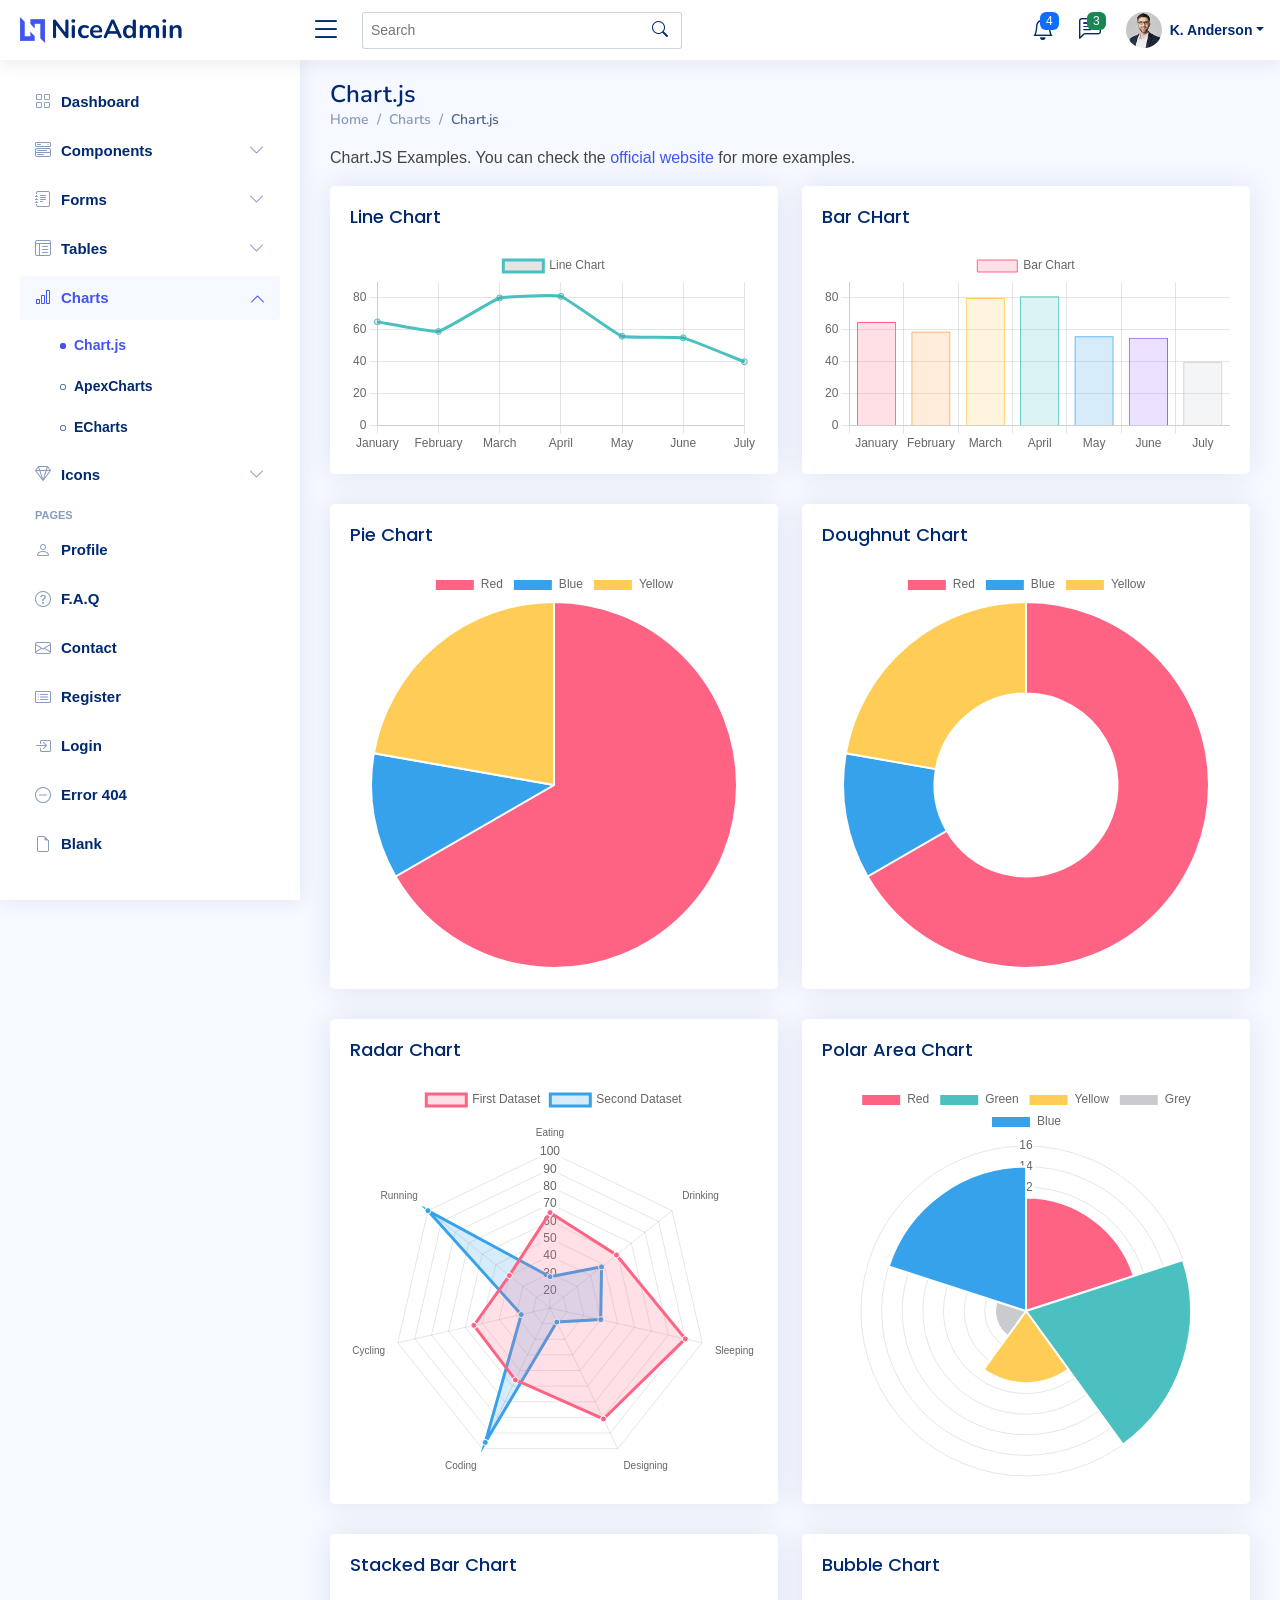
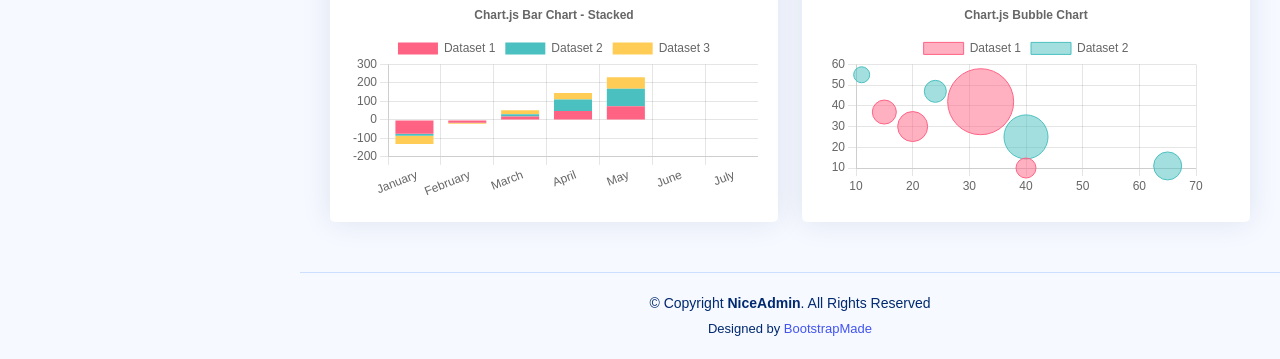
<file: THEME/charts-chartjs.html>
<!DOCTYPE html>
<html lang="en">

<head>
  <meta charset="utf-8">
  <meta content="width=device-width, initial-scale=1.0" name="viewport">

  <title>Charts / Chart.js - NiceAdmin Bootstrap Template</title>
  <meta content="" name="description">
  <meta content="" name="keywords">

  <!-- Favicons -->
  <link href="assets/img/favicon.png" rel="icon">
  <link href="assets/img/apple-touch-icon.png" rel="apple-touch-icon">

  <!-- Google Fonts -->
  <link href="https://fonts.gstatic.com" rel="preconnect">
  <link href="https://fonts.googleapis.com/css?family=Open+Sans:300,300i,400,400i,600,600i,700,700i|Nunito:300,300i,400,400i,600,600i,700,700i|Poppins:300,300i,400,400i,500,500i,600,600i,700,700i" rel="stylesheet">

  <!-- Vendor CSS Files -->
  <link href="assets/vendor/bootstrap/css/bootstrap.min.css" rel="stylesheet">
  <link href="assets/vendor/bootstrap-icons/bootstrap-icons.css" rel="stylesheet">
  <link href="assets/vendor/boxicons/css/boxicons.min.css" rel="stylesheet">
  <link href="assets/vendor/quill/quill.snow.css" rel="stylesheet">
  <link href="assets/vendor/quill/quill.bubble.css" rel="stylesheet">
  <link href="assets/vendor/remixicon/remixicon.css" rel="stylesheet">
  <link href="assets/vendor/simple-datatables/style.css" rel="stylesheet">

  <!-- Template Main CSS File -->
  <link href="assets/css/style.css" rel="stylesheet">

  <!-- =======================================================
  * Template Name: NiceAdmin - v2.3.1
  * Template URL: https://bootstrapmade.com/nice-admin-bootstrap-admin-html-template/
  * Author: BootstrapMade.com
  * License: https://bootstrapmade.com/license/
  ======================================================== -->
</head>

<body>

  <!-- ======= Header ======= -->
  <header id="header" class="header fixed-top d-flex align-items-center">

    <div class="d-flex align-items-center justify-content-between">
      <a href="index.html" class="logo d-flex align-items-center">
        <img src="assets/img/logo.png" alt="">
        <span class="d-none d-lg-block">NiceAdmin</span>
      </a>
      <i class="bi bi-list toggle-sidebar-btn"></i>
    </div><!-- End Logo -->

    <div class="search-bar">
      <form class="search-form d-flex align-items-center" method="POST" action="#">
        <input type="text" name="query" placeholder="Search" title="Enter search keyword">
        <button type="submit" title="Search"><i class="bi bi-search"></i></button>
      </form>
    </div><!-- End Search Bar -->

    <nav class="header-nav ms-auto">
      <ul class="d-flex align-items-center">

        <li class="nav-item d-block d-lg-none">
          <a class="nav-link nav-icon search-bar-toggle " href="#">
            <i class="bi bi-search"></i>
          </a>
        </li><!-- End Search Icon-->

        <li class="nav-item dropdown">

          <a class="nav-link nav-icon" href="#" data-bs-toggle="dropdown">
            <i class="bi bi-bell"></i>
            <span class="badge bg-primary badge-number">4</span>
          </a><!-- End Notification Icon -->

          <ul class="dropdown-menu dropdown-menu-end dropdown-menu-arrow notifications">
            <li class="dropdown-header">
              You have 4 new notifications
              <a href="#"><span class="badge rounded-pill bg-primary p-2 ms-2">View all</span></a>
            </li>
            <li>
              <hr class="dropdown-divider">
            </li>

            <li class="notification-item">
              <i class="bi bi-exclamation-circle text-warning"></i>
              <div>
                <h4>Lorem Ipsum</h4>
                <p>Quae dolorem earum veritatis oditseno</p>
                <p>30 min. ago</p>
              </div>
            </li>

            <li>
              <hr class="dropdown-divider">
            </li>

            <li class="notification-item">
              <i class="bi bi-x-circle text-danger"></i>
              <div>
                <h4>Atque rerum nesciunt</h4>
                <p>Quae dolorem earum veritatis oditseno</p>
                <p>1 hr. ago</p>
              </div>
            </li>

            <li>
              <hr class="dropdown-divider">
            </li>

            <li class="notification-item">
              <i class="bi bi-check-circle text-success"></i>
              <div>
                <h4>Sit rerum fuga</h4>
                <p>Quae dolorem earum veritatis oditseno</p>
                <p>2 hrs. ago</p>
              </div>
            </li>

            <li>
              <hr class="dropdown-divider">
            </li>

            <li class="notification-item">
              <i class="bi bi-info-circle text-primary"></i>
              <div>
                <h4>Dicta reprehenderit</h4>
                <p>Quae dolorem earum veritatis oditseno</p>
                <p>4 hrs. ago</p>
              </div>
            </li>

            <li>
              <hr class="dropdown-divider">
            </li>
            <li class="dropdown-footer">
              <a href="#">Show all notifications</a>
            </li>

          </ul><!-- End Notification Dropdown Items -->

        </li><!-- End Notification Nav -->

        <li class="nav-item dropdown">

          <a class="nav-link nav-icon" href="#" data-bs-toggle="dropdown">
            <i class="bi bi-chat-left-text"></i>
            <span class="badge bg-success badge-number">3</span>
          </a><!-- End Messages Icon -->

          <ul class="dropdown-menu dropdown-menu-end dropdown-menu-arrow messages">
            <li class="dropdown-header">
              You have 3 new messages
              <a href="#"><span class="badge rounded-pill bg-primary p-2 ms-2">View all</span></a>
            </li>
            <li>
              <hr class="dropdown-divider">
            </li>

            <li class="message-item">
              <a href="#">
                <img src="assets/img/messages-1.jpg" alt="" class="rounded-circle">
                <div>
                  <h4>Maria Hudson</h4>
                  <p>Velit asperiores et ducimus soluta repudiandae labore officia est ut...</p>
                  <p>4 hrs. ago</p>
                </div>
              </a>
            </li>
            <li>
              <hr class="dropdown-divider">
            </li>

            <li class="message-item">
              <a href="#">
                <img src="assets/img/messages-2.jpg" alt="" class="rounded-circle">
                <div>
                  <h4>Anna Nelson</h4>
                  <p>Velit asperiores et ducimus soluta repudiandae labore officia est ut...</p>
                  <p>6 hrs. ago</p>
                </div>
              </a>
            </li>
            <li>
              <hr class="dropdown-divider">
            </li>

            <li class="message-item">
              <a href="#">
                <img src="assets/img/messages-3.jpg" alt="" class="rounded-circle">
                <div>
                  <h4>David Muldon</h4>
                  <p>Velit asperiores et ducimus soluta repudiandae labore officia est ut...</p>
                  <p>8 hrs. ago</p>
                </div>
              </a>
            </li>
            <li>
              <hr class="dropdown-divider">
            </li>

            <li class="dropdown-footer">
              <a href="#">Show all messages</a>
            </li>

          </ul><!-- End Messages Dropdown Items -->

        </li><!-- End Messages Nav -->

        <li class="nav-item dropdown pe-3">

          <a class="nav-link nav-profile d-flex align-items-center pe-0" href="#" data-bs-toggle="dropdown">
            <img src="assets/img/profile-img.jpg" alt="Profile" class="rounded-circle">
            <span class="d-none d-md-block dropdown-toggle ps-2">K. Anderson</span>
          </a><!-- End Profile Iamge Icon -->

          <ul class="dropdown-menu dropdown-menu-end dropdown-menu-arrow profile">
            <li class="dropdown-header">
              <h6>Kevin Anderson</h6>
              <span>Web Designer</span>
            </li>
            <li>
              <hr class="dropdown-divider">
            </li>

            <li>
              <a class="dropdown-item d-flex align-items-center" href="users-profile.html">
                <i class="bi bi-person"></i>
                <span>My Profile</span>
              </a>
            </li>
            <li>
              <hr class="dropdown-divider">
            </li>

            <li>
              <a class="dropdown-item d-flex align-items-center" href="users-profile.html">
                <i class="bi bi-gear"></i>
                <span>Account Settings</span>
              </a>
            </li>
            <li>
              <hr class="dropdown-divider">
            </li>

            <li>
              <a class="dropdown-item d-flex align-items-center" href="pages-faq.html">
                <i class="bi bi-question-circle"></i>
                <span>Need Help?</span>
              </a>
            </li>
            <li>
              <hr class="dropdown-divider">
            </li>

            <li>
              <a class="dropdown-item d-flex align-items-center" href="#">
                <i class="bi bi-box-arrow-right"></i>
                <span>Sign Out</span>
              </a>
            </li>

          </ul><!-- End Profile Dropdown Items -->
        </li><!-- End Profile Nav -->

      </ul>
    </nav><!-- End Icons Navigation -->

  </header><!-- End Header -->

  <!-- ======= Sidebar ======= -->
  <aside id="sidebar" class="sidebar">

    <ul class="sidebar-nav" id="sidebar-nav">

      <li class="nav-item">
        <a class="nav-link collapsed" href="index.html">
          <i class="bi bi-grid"></i>
          <span>Dashboard</span>
        </a>
      </li><!-- End Dashboard Nav -->

      <li class="nav-item">
        <a class="nav-link collapsed" data-bs-target="#components-nav" data-bs-toggle="collapse" href="#">
          <i class="bi bi-menu-button-wide"></i><span>Components</span><i class="bi bi-chevron-down ms-auto"></i>
        </a>
        <ul id="components-nav" class="nav-content collapse " data-bs-parent="#sidebar-nav">
          <li>
            <a href="components-alerts.html">
              <i class="bi bi-circle"></i><span>Alerts</span>
            </a>
          </li>
          <li>
            <a href="components-accordion.html">
              <i class="bi bi-circle"></i><span>Accordion</span>
            </a>
          </li>
          <li>
            <a href="components-badges.html">
              <i class="bi bi-circle"></i><span>Badges</span>
            </a>
          </li>
          <li>
            <a href="components-breadcrumbs.html">
              <i class="bi bi-circle"></i><span>Breadcrumbs</span>
            </a>
          </li>
          <li>
            <a href="components-buttons.html">
              <i class="bi bi-circle"></i><span>Buttons</span>
            </a>
          </li>
          <li>
            <a href="components-cards.html">
              <i class="bi bi-circle"></i><span>Cards</span>
            </a>
          </li>
          <li>
            <a href="components-carousel.html">
              <i class="bi bi-circle"></i><span>Carousel</span>
            </a>
          </li>
          <li>
            <a href="components-list-group.html">
              <i class="bi bi-circle"></i><span>List group</span>
            </a>
          </li>
          <li>
            <a href="components-modal.html">
              <i class="bi bi-circle"></i><span>Modal</span>
            </a>
          </li>
          <li>
            <a href="components-tabs.html">
              <i class="bi bi-circle"></i><span>Tabs</span>
            </a>
          </li>
          <li>
            <a href="components-pagination.html">
              <i class="bi bi-circle"></i><span>Pagination</span>
            </a>
          </li>
          <li>
            <a href="components-progress.html">
              <i class="bi bi-circle"></i><span>Progress</span>
            </a>
          </li>
          <li>
            <a href="components-spinners.html">
              <i class="bi bi-circle"></i><span>Spinners</span>
            </a>
          </li>
          <li>
            <a href="components-tooltips.html">
              <i class="bi bi-circle"></i><span>Tooltips</span>
            </a>
          </li>
        </ul>
      </li><!-- End Components Nav -->

      <li class="nav-item">
        <a class="nav-link collapsed" data-bs-target="#forms-nav" data-bs-toggle="collapse" href="#">
          <i class="bi bi-journal-text"></i><span>Forms</span><i class="bi bi-chevron-down ms-auto"></i>
        </a>
        <ul id="forms-nav" class="nav-content collapse " data-bs-parent="#sidebar-nav">
          <li>
            <a href="forms-elements.html">
              <i class="bi bi-circle"></i><span>Form Elements</span>
            </a>
          </li>
          <li>
            <a href="forms-layouts.html">
              <i class="bi bi-circle"></i><span>Form Layouts</span>
            </a>
          </li>
          <li>
            <a href="forms-editors.html">
              <i class="bi bi-circle"></i><span>Form Editors</span>
            </a>
          </li>
          <li>
            <a href="forms-validation.html">
              <i class="bi bi-circle"></i><span>Form Validation</span>
            </a>
          </li>
        </ul>
      </li><!-- End Forms Nav -->

      <li class="nav-item">
        <a class="nav-link collapsed" data-bs-target="#tables-nav" data-bs-toggle="collapse" href="#">
          <i class="bi bi-layout-text-window-reverse"></i><span>Tables</span><i class="bi bi-chevron-down ms-auto"></i>
        </a>
        <ul id="tables-nav" class="nav-content collapse " data-bs-parent="#sidebar-nav">
          <li>
            <a href="tables-general.html">
              <i class="bi bi-circle"></i><span>General Tables</span>
            </a>
          </li>
          <li>
            <a href="tables-data.html">
              <i class="bi bi-circle"></i><span>Data Tables</span>
            </a>
          </li>
        </ul>
      </li><!-- End Tables Nav -->

      <li class="nav-item">
        <a class="nav-link " data-bs-target="#charts-nav" data-bs-toggle="collapse" href="#">
          <i class="bi bi-bar-chart"></i><span>Charts</span><i class="bi bi-chevron-down ms-auto"></i>
        </a>
        <ul id="charts-nav" class="nav-content collapse show" data-bs-parent="#sidebar-nav">
          <li>
            <a href="charts-chartjs.html" class="active">
              <i class="bi bi-circle"></i><span>Chart.js</span>
            </a>
          </li>
          <li>
            <a href="charts-apexcharts.html">
              <i class="bi bi-circle"></i><span>ApexCharts</span>
            </a>
          </li>
          <li>
            <a href="charts-echarts.html">
              <i class="bi bi-circle"></i><span>ECharts</span>
            </a>
          </li>
        </ul>
      </li><!-- End Charts Nav -->

      <li class="nav-item">
        <a class="nav-link collapsed" data-bs-target="#icons-nav" data-bs-toggle="collapse" href="#">
          <i class="bi bi-gem"></i><span>Icons</span><i class="bi bi-chevron-down ms-auto"></i>
        </a>
        <ul id="icons-nav" class="nav-content collapse " data-bs-parent="#sidebar-nav">
          <li>
            <a href="icons-bootstrap.html">
              <i class="bi bi-circle"></i><span>Bootstrap Icons</span>
            </a>
          </li>
          <li>
            <a href="icons-remix.html">
              <i class="bi bi-circle"></i><span>Remix Icons</span>
            </a>
          </li>
          <li>
            <a href="icons-boxicons.html">
              <i class="bi bi-circle"></i><span>Boxicons</span>
            </a>
          </li>
        </ul>
      </li><!-- End Icons Nav -->

      <li class="nav-heading">Pages</li>

      <li class="nav-item">
        <a class="nav-link collapsed" href="users-profile.html">
          <i class="bi bi-person"></i>
          <span>Profile</span>
        </a>
      </li><!-- End Profile Page Nav -->

      <li class="nav-item">
        <a class="nav-link collapsed" href="pages-faq.html">
          <i class="bi bi-question-circle"></i>
          <span>F.A.Q</span>
        </a>
      </li><!-- End F.A.Q Page Nav -->

      <li class="nav-item">
        <a class="nav-link collapsed" href="pages-contact.html">
          <i class="bi bi-envelope"></i>
          <span>Contact</span>
        </a>
      </li><!-- End Contact Page Nav -->

      <li class="nav-item">
        <a class="nav-link collapsed" href="pages-register.html">
          <i class="bi bi-card-list"></i>
          <span>Register</span>
        </a>
      </li><!-- End Register Page Nav -->

      <li class="nav-item">
        <a class="nav-link collapsed" href="pages-login.html">
          <i class="bi bi-box-arrow-in-right"></i>
          <span>Login</span>
        </a>
      </li><!-- End Login Page Nav -->

      <li class="nav-item">
        <a class="nav-link collapsed" href="pages-error-404.html">
          <i class="bi bi-dash-circle"></i>
          <span>Error 404</span>
        </a>
      </li><!-- End Error 404 Page Nav -->

      <li class="nav-item">
        <a class="nav-link collapsed" href="pages-blank.html">
          <i class="bi bi-file-earmark"></i>
          <span>Blank</span>
        </a>
      </li><!-- End Blank Page Nav -->

    </ul>

  </aside><!-- End Sidebar-->

  <main id="main" class="main">

    <div class="pagetitle">
      <h1>Chart.js</h1>
      <nav>
        <ol class="breadcrumb">
          <li class="breadcrumb-item"><a href="index.html">Home</a></li>
          <li class="breadcrumb-item">Charts</li>
          <li class="breadcrumb-item active">Chart.js</li>
        </ol>
      </nav>
    </div><!-- End Page Title -->

    <p>Chart.JS Examples. You can check the <a href="https://www.chartjs.org/docs/latest/samples/" target="_blank">official website</a> for more examples.</p>

    <section class="section">
      <div class="row">

        <div class="col-lg-6">
          <div class="card">
            <div class="card-body">
              <h5 class="card-title">Line Chart</h5>

              <!-- Line Chart -->
              <canvas id="lineChart" style="max-height: 400px;"></canvas>
              <script>
                document.addEventListener("DOMContentLoaded", () => {
                  new Chart(document.querySelector('#lineChart'), {
                    type: 'line',
                    data: {
                      labels: ['January', 'February', 'March', 'April', 'May', 'June', 'July'],
                      datasets: [{
                        label: 'Line Chart',
                        data: [65, 59, 80, 81, 56, 55, 40],
                        fill: false,
                        borderColor: 'rgb(75, 192, 192)',
                        tension: 0.1
                      }]
                    },
                    options: {
                      scales: {
                        y: {
                          beginAtZero: true
                        }
                      }
                    }
                  });
                });
              </script>
              <!-- End Line CHart -->

            </div>
          </div>
        </div>

        <div class="col-lg-6">
          <div class="card">
            <div class="card-body">
              <h5 class="card-title">Bar CHart</h5>

              <!-- Bar Chart -->
              <canvas id="barChart" style="max-height: 400px;"></canvas>
              <script>
                document.addEventListener("DOMContentLoaded", () => {
                  new Chart(document.querySelector('#barChart'), {
                    type: 'bar',
                    data: {
                      labels: ['January', 'February', 'March', 'April', 'May', 'June', 'July'],
                      datasets: [{
                        label: 'Bar Chart',
                        data: [65, 59, 80, 81, 56, 55, 40],
                        backgroundColor: [
                          'rgba(255, 99, 132, 0.2)',
                          'rgba(255, 159, 64, 0.2)',
                          'rgba(255, 205, 86, 0.2)',
                          'rgba(75, 192, 192, 0.2)',
                          'rgba(54, 162, 235, 0.2)',
                          'rgba(153, 102, 255, 0.2)',
                          'rgba(201, 203, 207, 0.2)'
                        ],
                        borderColor: [
                          'rgb(255, 99, 132)',
                          'rgb(255, 159, 64)',
                          'rgb(255, 205, 86)',
                          'rgb(75, 192, 192)',
                          'rgb(54, 162, 235)',
                          'rgb(153, 102, 255)',
                          'rgb(201, 203, 207)'
                        ],
                        borderWidth: 1
                      }]
                    },
                    options: {
                      scales: {
                        y: {
                          beginAtZero: true
                        }
                      }
                    }
                  });
                });
              </script>
              <!-- End Bar CHart -->

            </div>
          </div>
        </div>

        <div class="col-lg-6">
          <div class="card">
            <div class="card-body">
              <h5 class="card-title">Pie Chart</h5>

              <!-- Pie Chart -->
              <canvas id="pieChart" style="max-height: 400px;"></canvas>
              <script>
                document.addEventListener("DOMContentLoaded", () => {
                  new Chart(document.querySelector('#pieChart'), {
                    type: 'pie',
                    data: {
                      labels: [
                        'Red',
                        'Blue',
                        'Yellow'
                      ],
                      datasets: [{
                        label: 'My First Dataset',
                        data: [300, 50, 100],
                        backgroundColor: [
                          'rgb(255, 99, 132)',
                          'rgb(54, 162, 235)',
                          'rgb(255, 205, 86)'
                        ],
                        hoverOffset: 4
                      }]
                    }
                  });
                });
              </script>
              <!-- End Pie CHart -->

            </div>
          </div>
        </div>

        <div class="col-lg-6">
          <div class="card">
            <div class="card-body">
              <h5 class="card-title">Doughnut Chart</h5>

              <!-- Doughnut Chart -->
              <canvas id="doughnutChart" style="max-height: 400px;"></canvas>
              <script>
                document.addEventListener("DOMContentLoaded", () => {
                  new Chart(document.querySelector('#doughnutChart'), {
                    type: 'doughnut',
                    data: {
                      labels: [
                        'Red',
                        'Blue',
                        'Yellow'
                      ],
                      datasets: [{
                        label: 'My First Dataset',
                        data: [300, 50, 100],
                        backgroundColor: [
                          'rgb(255, 99, 132)',
                          'rgb(54, 162, 235)',
                          'rgb(255, 205, 86)'
                        ],
                        hoverOffset: 4
                      }]
                    }
                  });
                });
              </script>
              <!-- End Doughnut CHart -->

            </div>
          </div>
        </div>

        <div class="col-lg-6">
          <div class="card">
            <div class="card-body">
              <h5 class="card-title">Radar Chart</h5>

              <!-- Radar Chart -->
              <canvas id="radarChart" style="max-height: 400px;"></canvas>
              <script>
                document.addEventListener("DOMContentLoaded", () => {
                  new Chart(document.querySelector('#radarChart'), {
                    type: 'radar',
                    data: {
                      labels: [
                        'Eating',
                        'Drinking',
                        'Sleeping',
                        'Designing',
                        'Coding',
                        'Cycling',
                        'Running'
                      ],
                      datasets: [{
                        label: 'First Dataset',
                        data: [65, 59, 90, 81, 56, 55, 40],
                        fill: true,
                        backgroundColor: 'rgba(255, 99, 132, 0.2)',
                        borderColor: 'rgb(255, 99, 132)',
                        pointBackgroundColor: 'rgb(255, 99, 132)',
                        pointBorderColor: '#fff',
                        pointHoverBackgroundColor: '#fff',
                        pointHoverBorderColor: 'rgb(255, 99, 132)'
                      }, {
                        label: 'Second Dataset',
                        data: [28, 48, 40, 19, 96, 27, 100],
                        fill: true,
                        backgroundColor: 'rgba(54, 162, 235, 0.2)',
                        borderColor: 'rgb(54, 162, 235)',
                        pointBackgroundColor: 'rgb(54, 162, 235)',
                        pointBorderColor: '#fff',
                        pointHoverBackgroundColor: '#fff',
                        pointHoverBorderColor: 'rgb(54, 162, 235)'
                      }]
                    },
                    options: {
                      elements: {
                        line: {
                          borderWidth: 3
                        }
                      }
                    }
                  });
                });
              </script>
              <!-- End Radar CHart -->

            </div>
          </div>
        </div>

        <div class="col-lg-6">
          <div class="card">
            <div class="card-body">
              <h5 class="card-title">Polar Area Chart</h5>

              <!-- Polar Area Chart -->
              <canvas id="polarAreaChart" style="max-height: 400px;"></canvas>
              <script>
                document.addEventListener("DOMContentLoaded", () => {
                  new Chart(document.querySelector('#polarAreaChart'), {
                    type: 'polarArea',
                    data: {
                      labels: [
                        'Red',
                        'Green',
                        'Yellow',
                        'Grey',
                        'Blue'
                      ],
                      datasets: [{
                        label: 'My First Dataset',
                        data: [11, 16, 7, 3, 14],
                        backgroundColor: [
                          'rgb(255, 99, 132)',
                          'rgb(75, 192, 192)',
                          'rgb(255, 205, 86)',
                          'rgb(201, 203, 207)',
                          'rgb(54, 162, 235)'
                        ]
                      }]
                    }
                  });
                });
              </script>
              <!-- End Polar Area Chart -->

            </div>
          </div>
        </div>

        <div class="col-lg-6">
          <div class="card">
            <div class="card-body">
              <h5 class="card-title">Stacked Bar Chart</h5>

              <!-- Stacked Bar Chart -->
              <canvas id="stakedBarChart" style="max-height: 400px;"></canvas>
              <script>
                document.addEventListener("DOMContentLoaded", () => {
                  new Chart(document.querySelector('#stakedBarChart'), {
                    type: 'bar',
                    data: {
                      labels: ['January', 'February', 'March', 'April', 'May', 'June', 'July'],
                      datasets: [{
                          label: 'Dataset 1',
                          data: [-75, -15, 18, 48, 74],
                          backgroundColor: 'rgb(255, 99, 132)',
                        },
                        {
                          label: 'Dataset 2',
                          data: [-11, -1, 12, 62, 95],
                          backgroundColor: 'rgb(75, 192, 192)',
                        },
                        {
                          label: 'Dataset 3',
                          data: [-44, -5, 22, 35, 62],
                          backgroundColor: 'rgb(255, 205, 86)',
                        },
                      ]
                    },
                    options: {
                      plugins: {
                        title: {
                          display: true,
                          text: 'Chart.js Bar Chart - Stacked'
                        },
                      },
                      responsive: true,
                      scales: {
                        x: {
                          stacked: true,
                        },
                        y: {
                          stacked: true
                        }
                      }
                    }
                  });
                });
              </script>
              <!-- End Stacked Bar Chart -->

            </div>
          </div>
        </div>

        <div class="col-lg-6">
          <div class="card">
            <div class="card-body">
              <h5 class="card-title">Bubble Chart</h5>

              <!-- Bubble Chart -->
              <canvas id="bubbleChart" style="max-height: 400px;"></canvas>
              <script>
                document.addEventListener("DOMContentLoaded", () => {
                  new Chart(document.querySelector('#bubbleChart'), {
                    type: 'bubble',
                    data: {
                      labels: ['January', 'February', 'March', 'April', 'May', 'June', 'July'],
                      datasets: [{
                          label: 'Dataset 1',
                          data: [{
                              x: 20,
                              y: 30,
                              r: 15
                            },
                            {
                              x: 40,
                              y: 10,
                              r: 10
                            },
                            {
                              x: 15,
                              y: 37,
                              r: 12
                            },
                            {
                              x: 32,
                              y: 42,
                              r: 33
                            }
                          ],
                          borderColor: 'rgb(255, 99, 132)',
                          backgroundColor: 'rgba(255, 99, 132, 0.5)'
                        },
                        {
                          label: 'Dataset 2',
                          data: [{
                              x: 40,
                              y: 25,
                              r: 22
                            },
                            {
                              x: 24,
                              y: 47,
                              r: 11
                            },
                            {
                              x: 65,
                              y: 11,
                              r: 14
                            },
                            {
                              x: 11,
                              y: 55,
                              r: 8
                            }
                          ],
                          borderColor: 'rgb(75, 192, 192)',
                          backgroundColor: 'rgba(75, 192, 192, 0.5)'
                        }
                      ]
                    },
                    options: {
                      responsive: true,
                      plugins: {
                        legend: {
                          position: 'top',
                        },
                        title: {
                          display: true,
                          text: 'Chart.js Bubble Chart'
                        }
                      }
                    }
                  });
                });
              </script>
              <!-- End Bubble Chart -->

            </div>
          </div>
        </div>

      </div>
    </section>

  </main><!-- End #main -->

  <!-- ======= Footer ======= -->
  <footer id="footer" class="footer">
    <div class="copyright">
      &copy; Copyright <strong><span>NiceAdmin</span></strong>. All Rights Reserved
    </div>
    <div class="credits">
      <!-- All the links in the footer should remain intact. -->
      <!-- You can delete the links only if you purchased the pro version. -->
      <!-- Licensing information: https://bootstrapmade.com/license/ -->
      <!-- Purchase the pro version with working PHP/AJAX contact form: https://bootstrapmade.com/nice-admin-bootstrap-admin-html-template/ -->
      Designed by <a href="https://bootstrapmade.com/">BootstrapMade</a>
    </div>
  </footer><!-- End Footer -->

  <a href="#" class="back-to-top d-flex align-items-center justify-content-center"><i class="bi bi-arrow-up-short"></i></a>

  <!-- Vendor JS Files -->
  <script src="assets/vendor/apexcharts/apexcharts.min.js"></script>
  <script src="assets/vendor/bootstrap/js/bootstrap.bundle.min.js"></script>
  <script src="assets/vendor/chart.js/chart.min.js"></script>
  <script src="assets/vendor/echarts/echarts.min.js"></script>
  <script src="assets/vendor/quill/quill.min.js"></script>
  <script src="assets/vendor/simple-datatables/simple-datatables.js"></script>
  <script src="assets/vendor/tinymce/tinymce.min.js"></script>
  <script src="assets/vendor/php-email-form/validate.js"></script>

  <!-- Template Main JS File -->
  <script src="assets/js/main.js"></script>

</body>

</html>
</file>
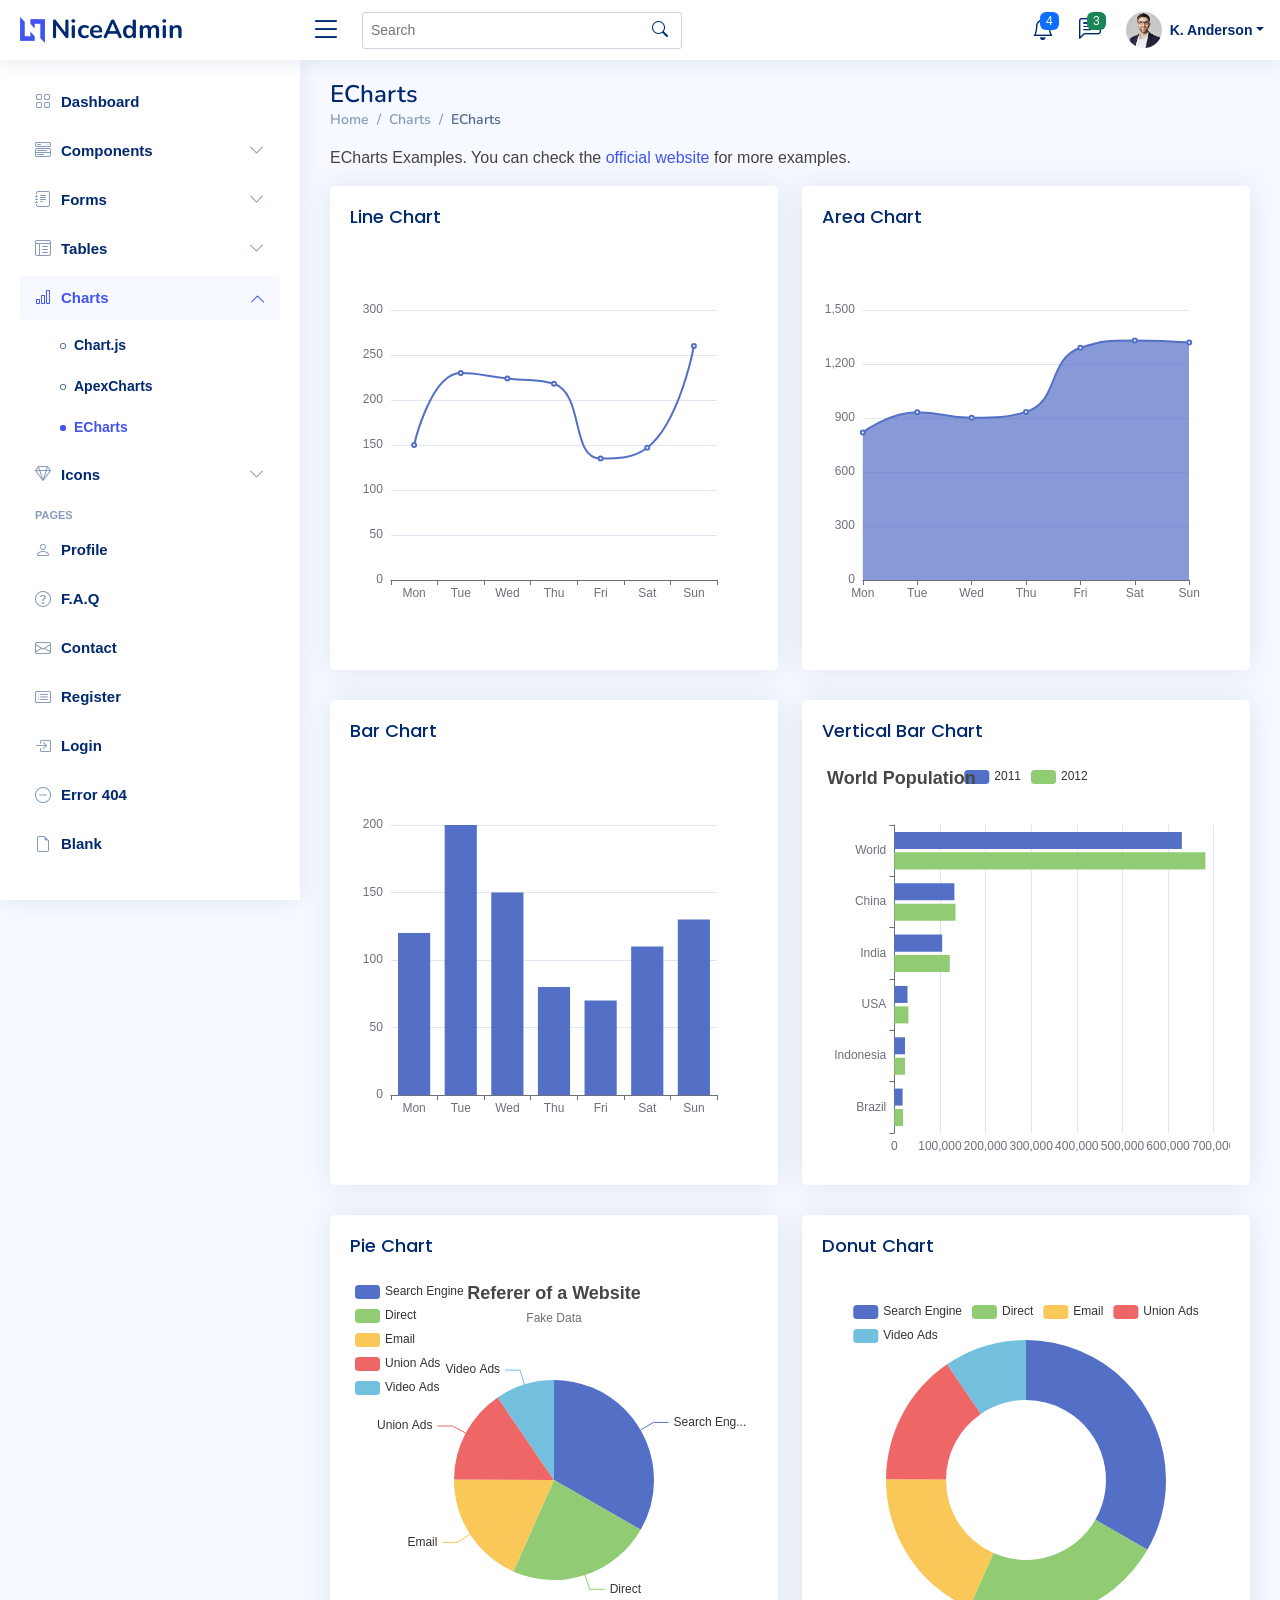
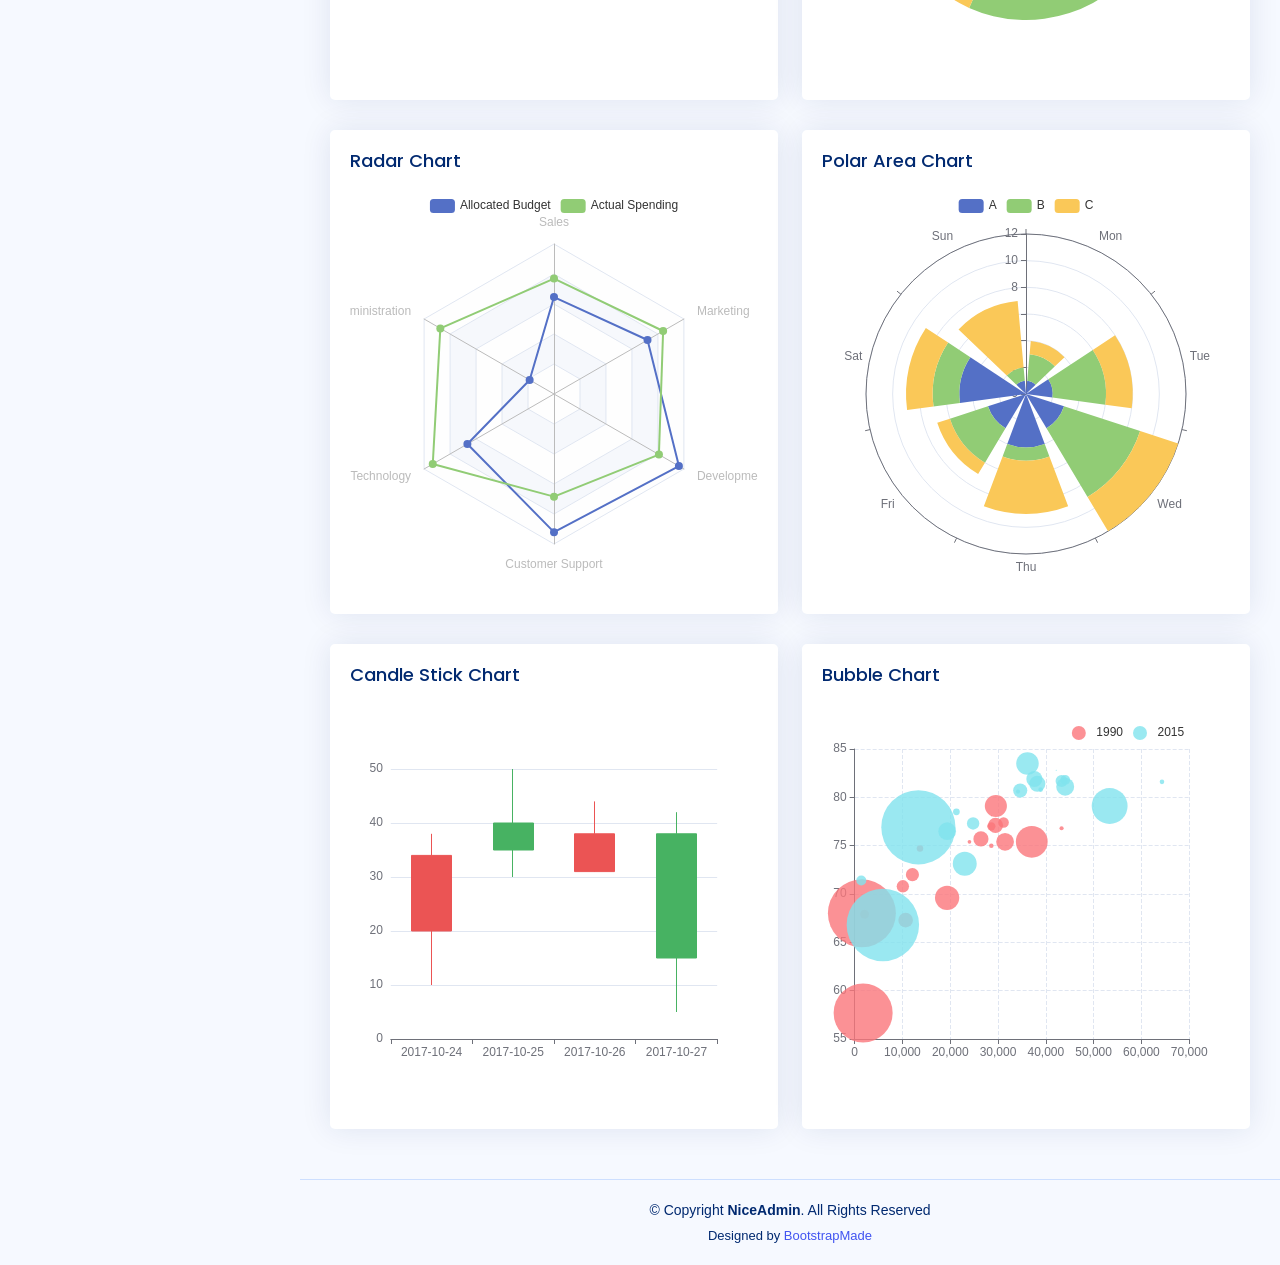
<file: THEME/charts-echarts.html>
<!DOCTYPE html>
<html lang="en">

<head>
  <meta charset="utf-8">
  <meta content="width=device-width, initial-scale=1.0" name="viewport">

  <title>Charts / ECharts - NiceAdmin Bootstrap Template</title>
  <meta content="" name="description">
  <meta content="" name="keywords">

  <!-- Favicons -->
  <link href="assets/img/favicon.png" rel="icon">
  <link href="assets/img/apple-touch-icon.png" rel="apple-touch-icon">

  <!-- Google Fonts -->
  <link href="https://fonts.gstatic.com" rel="preconnect">
  <link href="https://fonts.googleapis.com/css?family=Open+Sans:300,300i,400,400i,600,600i,700,700i|Nunito:300,300i,400,400i,600,600i,700,700i|Poppins:300,300i,400,400i,500,500i,600,600i,700,700i" rel="stylesheet">

  <!-- Vendor CSS Files -->
  <link href="assets/vendor/bootstrap/css/bootstrap.min.css" rel="stylesheet">
  <link href="assets/vendor/bootstrap-icons/bootstrap-icons.css" rel="stylesheet">
  <link href="assets/vendor/boxicons/css/boxicons.min.css" rel="stylesheet">
  <link href="assets/vendor/quill/quill.snow.css" rel="stylesheet">
  <link href="assets/vendor/quill/quill.bubble.css" rel="stylesheet">
  <link href="assets/vendor/remixicon/remixicon.css" rel="stylesheet">
  <link href="assets/vendor/simple-datatables/style.css" rel="stylesheet">

  <!-- Template Main CSS File -->
  <link href="assets/css/style.css" rel="stylesheet">

  <!-- =======================================================
  * Template Name: NiceAdmin - v2.3.1
  * Template URL: https://bootstrapmade.com/nice-admin-bootstrap-admin-html-template/
  * Author: BootstrapMade.com
  * License: https://bootstrapmade.com/license/
  ======================================================== -->
</head>

<body>

  <!-- ======= Header ======= -->
  <header id="header" class="header fixed-top d-flex align-items-center">

    <div class="d-flex align-items-center justify-content-between">
      <a href="index.html" class="logo d-flex align-items-center">
        <img src="assets/img/logo.png" alt="">
        <span class="d-none d-lg-block">NiceAdmin</span>
      </a>
      <i class="bi bi-list toggle-sidebar-btn"></i>
    </div><!-- End Logo -->

    <div class="search-bar">
      <form class="search-form d-flex align-items-center" method="POST" action="#">
        <input type="text" name="query" placeholder="Search" title="Enter search keyword">
        <button type="submit" title="Search"><i class="bi bi-search"></i></button>
      </form>
    </div><!-- End Search Bar -->

    <nav class="header-nav ms-auto">
      <ul class="d-flex align-items-center">

        <li class="nav-item d-block d-lg-none">
          <a class="nav-link nav-icon search-bar-toggle " href="#">
            <i class="bi bi-search"></i>
          </a>
        </li><!-- End Search Icon-->

        <li class="nav-item dropdown">

          <a class="nav-link nav-icon" href="#" data-bs-toggle="dropdown">
            <i class="bi bi-bell"></i>
            <span class="badge bg-primary badge-number">4</span>
          </a><!-- End Notification Icon -->

          <ul class="dropdown-menu dropdown-menu-end dropdown-menu-arrow notifications">
            <li class="dropdown-header">
              You have 4 new notifications
              <a href="#"><span class="badge rounded-pill bg-primary p-2 ms-2">View all</span></a>
            </li>
            <li>
              <hr class="dropdown-divider">
            </li>

            <li class="notification-item">
              <i class="bi bi-exclamation-circle text-warning"></i>
              <div>
                <h4>Lorem Ipsum</h4>
                <p>Quae dolorem earum veritatis oditseno</p>
                <p>30 min. ago</p>
              </div>
            </li>

            <li>
              <hr class="dropdown-divider">
            </li>

            <li class="notification-item">
              <i class="bi bi-x-circle text-danger"></i>
              <div>
                <h4>Atque rerum nesciunt</h4>
                <p>Quae dolorem earum veritatis oditseno</p>
                <p>1 hr. ago</p>
              </div>
            </li>

            <li>
              <hr class="dropdown-divider">
            </li>

            <li class="notification-item">
              <i class="bi bi-check-circle text-success"></i>
              <div>
                <h4>Sit rerum fuga</h4>
                <p>Quae dolorem earum veritatis oditseno</p>
                <p>2 hrs. ago</p>
              </div>
            </li>

            <li>
              <hr class="dropdown-divider">
            </li>

            <li class="notification-item">
              <i class="bi bi-info-circle text-primary"></i>
              <div>
                <h4>Dicta reprehenderit</h4>
                <p>Quae dolorem earum veritatis oditseno</p>
                <p>4 hrs. ago</p>
              </div>
            </li>

            <li>
              <hr class="dropdown-divider">
            </li>
            <li class="dropdown-footer">
              <a href="#">Show all notifications</a>
            </li>

          </ul><!-- End Notification Dropdown Items -->

        </li><!-- End Notification Nav -->

        <li class="nav-item dropdown">

          <a class="nav-link nav-icon" href="#" data-bs-toggle="dropdown">
            <i class="bi bi-chat-left-text"></i>
            <span class="badge bg-success badge-number">3</span>
          </a><!-- End Messages Icon -->

          <ul class="dropdown-menu dropdown-menu-end dropdown-menu-arrow messages">
            <li class="dropdown-header">
              You have 3 new messages
              <a href="#"><span class="badge rounded-pill bg-primary p-2 ms-2">View all</span></a>
            </li>
            <li>
              <hr class="dropdown-divider">
            </li>

            <li class="message-item">
              <a href="#">
                <img src="assets/img/messages-1.jpg" alt="" class="rounded-circle">
                <div>
                  <h4>Maria Hudson</h4>
                  <p>Velit asperiores et ducimus soluta repudiandae labore officia est ut...</p>
                  <p>4 hrs. ago</p>
                </div>
              </a>
            </li>
            <li>
              <hr class="dropdown-divider">
            </li>

            <li class="message-item">
              <a href="#">
                <img src="assets/img/messages-2.jpg" alt="" class="rounded-circle">
                <div>
                  <h4>Anna Nelson</h4>
                  <p>Velit asperiores et ducimus soluta repudiandae labore officia est ut...</p>
                  <p>6 hrs. ago</p>
                </div>
              </a>
            </li>
            <li>
              <hr class="dropdown-divider">
            </li>

            <li class="message-item">
              <a href="#">
                <img src="assets/img/messages-3.jpg" alt="" class="rounded-circle">
                <div>
                  <h4>David Muldon</h4>
                  <p>Velit asperiores et ducimus soluta repudiandae labore officia est ut...</p>
                  <p>8 hrs. ago</p>
                </div>
              </a>
            </li>
            <li>
              <hr class="dropdown-divider">
            </li>

            <li class="dropdown-footer">
              <a href="#">Show all messages</a>
            </li>

          </ul><!-- End Messages Dropdown Items -->

        </li><!-- End Messages Nav -->

        <li class="nav-item dropdown pe-3">

          <a class="nav-link nav-profile d-flex align-items-center pe-0" href="#" data-bs-toggle="dropdown">
            <img src="assets/img/profile-img.jpg" alt="Profile" class="rounded-circle">
            <span class="d-none d-md-block dropdown-toggle ps-2">K. Anderson</span>
          </a><!-- End Profile Iamge Icon -->

          <ul class="dropdown-menu dropdown-menu-end dropdown-menu-arrow profile">
            <li class="dropdown-header">
              <h6>Kevin Anderson</h6>
              <span>Web Designer</span>
            </li>
            <li>
              <hr class="dropdown-divider">
            </li>

            <li>
              <a class="dropdown-item d-flex align-items-center" href="users-profile.html">
                <i class="bi bi-person"></i>
                <span>My Profile</span>
              </a>
            </li>
            <li>
              <hr class="dropdown-divider">
            </li>

            <li>
              <a class="dropdown-item d-flex align-items-center" href="users-profile.html">
                <i class="bi bi-gear"></i>
                <span>Account Settings</span>
              </a>
            </li>
            <li>
              <hr class="dropdown-divider">
            </li>

            <li>
              <a class="dropdown-item d-flex align-items-center" href="pages-faq.html">
                <i class="bi bi-question-circle"></i>
                <span>Need Help?</span>
              </a>
            </li>
            <li>
              <hr class="dropdown-divider">
            </li>

            <li>
              <a class="dropdown-item d-flex align-items-center" href="#">
                <i class="bi bi-box-arrow-right"></i>
                <span>Sign Out</span>
              </a>
            </li>

          </ul><!-- End Profile Dropdown Items -->
        </li><!-- End Profile Nav -->

      </ul>
    </nav><!-- End Icons Navigation -->

  </header><!-- End Header -->

  <!-- ======= Sidebar ======= -->
  <aside id="sidebar" class="sidebar">

    <ul class="sidebar-nav" id="sidebar-nav">

      <li class="nav-item">
        <a class="nav-link collapsed" href="index.html">
          <i class="bi bi-grid"></i>
          <span>Dashboard</span>
        </a>
      </li><!-- End Dashboard Nav -->

      <li class="nav-item">
        <a class="nav-link collapsed" data-bs-target="#components-nav" data-bs-toggle="collapse" href="#">
          <i class="bi bi-menu-button-wide"></i><span>Components</span><i class="bi bi-chevron-down ms-auto"></i>
        </a>
        <ul id="components-nav" class="nav-content collapse " data-bs-parent="#sidebar-nav">
          <li>
            <a href="components-alerts.html">
              <i class="bi bi-circle"></i><span>Alerts</span>
            </a>
          </li>
          <li>
            <a href="components-accordion.html">
              <i class="bi bi-circle"></i><span>Accordion</span>
            </a>
          </li>
          <li>
            <a href="components-badges.html">
              <i class="bi bi-circle"></i><span>Badges</span>
            </a>
          </li>
          <li>
            <a href="components-breadcrumbs.html">
              <i class="bi bi-circle"></i><span>Breadcrumbs</span>
            </a>
          </li>
          <li>
            <a href="components-buttons.html">
              <i class="bi bi-circle"></i><span>Buttons</span>
            </a>
          </li>
          <li>
            <a href="components-cards.html">
              <i class="bi bi-circle"></i><span>Cards</span>
            </a>
          </li>
          <li>
            <a href="components-carousel.html">
              <i class="bi bi-circle"></i><span>Carousel</span>
            </a>
          </li>
          <li>
            <a href="components-list-group.html">
              <i class="bi bi-circle"></i><span>List group</span>
            </a>
          </li>
          <li>
            <a href="components-modal.html">
              <i class="bi bi-circle"></i><span>Modal</span>
            </a>
          </li>
          <li>
            <a href="components-tabs.html">
              <i class="bi bi-circle"></i><span>Tabs</span>
            </a>
          </li>
          <li>
            <a href="components-pagination.html">
              <i class="bi bi-circle"></i><span>Pagination</span>
            </a>
          </li>
          <li>
            <a href="components-progress.html">
              <i class="bi bi-circle"></i><span>Progress</span>
            </a>
          </li>
          <li>
            <a href="components-spinners.html">
              <i class="bi bi-circle"></i><span>Spinners</span>
            </a>
          </li>
          <li>
            <a href="components-tooltips.html">
              <i class="bi bi-circle"></i><span>Tooltips</span>
            </a>
          </li>
        </ul>
      </li><!-- End Components Nav -->

      <li class="nav-item">
        <a class="nav-link collapsed" data-bs-target="#forms-nav" data-bs-toggle="collapse" href="#">
          <i class="bi bi-journal-text"></i><span>Forms</span><i class="bi bi-chevron-down ms-auto"></i>
        </a>
        <ul id="forms-nav" class="nav-content collapse " data-bs-parent="#sidebar-nav">
          <li>
            <a href="forms-elements.html">
              <i class="bi bi-circle"></i><span>Form Elements</span>
            </a>
          </li>
          <li>
            <a href="forms-layouts.html">
              <i class="bi bi-circle"></i><span>Form Layouts</span>
            </a>
          </li>
          <li>
            <a href="forms-editors.html">
              <i class="bi bi-circle"></i><span>Form Editors</span>
            </a>
          </li>
          <li>
            <a href="forms-validation.html">
              <i class="bi bi-circle"></i><span>Form Validation</span>
            </a>
          </li>
        </ul>
      </li><!-- End Forms Nav -->

      <li class="nav-item">
        <a class="nav-link collapsed" data-bs-target="#tables-nav" data-bs-toggle="collapse" href="#">
          <i class="bi bi-layout-text-window-reverse"></i><span>Tables</span><i class="bi bi-chevron-down ms-auto"></i>
        </a>
        <ul id="tables-nav" class="nav-content collapse " data-bs-parent="#sidebar-nav">
          <li>
            <a href="tables-general.html">
              <i class="bi bi-circle"></i><span>General Tables</span>
            </a>
          </li>
          <li>
            <a href="tables-data.html">
              <i class="bi bi-circle"></i><span>Data Tables</span>
            </a>
          </li>
        </ul>
      </li><!-- End Tables Nav -->

      <li class="nav-item">
        <a class="nav-link " data-bs-target="#charts-nav" data-bs-toggle="collapse" href="#">
          <i class="bi bi-bar-chart"></i><span>Charts</span><i class="bi bi-chevron-down ms-auto"></i>
        </a>
        <ul id="charts-nav" class="nav-content collapse show" data-bs-parent="#sidebar-nav">
          <li>
            <a href="charts-chartjs.html">
              <i class="bi bi-circle"></i><span>Chart.js</span>
            </a>
          </li>
          <li>
            <a href="charts-apexcharts.html">
              <i class="bi bi-circle"></i><span>ApexCharts</span>
            </a>
          </li>
          <li>
            <a href="charts-echarts.html" class="active">
              <i class="bi bi-circle"></i><span>ECharts</span>
            </a>
          </li>
        </ul>
      </li><!-- End Charts Nav -->

      <li class="nav-item">
        <a class="nav-link collapsed" data-bs-target="#icons-nav" data-bs-toggle="collapse" href="#">
          <i class="bi bi-gem"></i><span>Icons</span><i class="bi bi-chevron-down ms-auto"></i>
        </a>
        <ul id="icons-nav" class="nav-content collapse " data-bs-parent="#sidebar-nav">
          <li>
            <a href="icons-bootstrap.html">
              <i class="bi bi-circle"></i><span>Bootstrap Icons</span>
            </a>
          </li>
          <li>
            <a href="icons-remix.html">
              <i class="bi bi-circle"></i><span>Remix Icons</span>
            </a>
          </li>
          <li>
            <a href="icons-boxicons.html">
              <i class="bi bi-circle"></i><span>Boxicons</span>
            </a>
          </li>
        </ul>
      </li><!-- End Icons Nav -->

      <li class="nav-heading">Pages</li>

      <li class="nav-item">
        <a class="nav-link collapsed" href="users-profile.html">
          <i class="bi bi-person"></i>
          <span>Profile</span>
        </a>
      </li><!-- End Profile Page Nav -->

      <li class="nav-item">
        <a class="nav-link collapsed" href="pages-faq.html">
          <i class="bi bi-question-circle"></i>
          <span>F.A.Q</span>
        </a>
      </li><!-- End F.A.Q Page Nav -->

      <li class="nav-item">
        <a class="nav-link collapsed" href="pages-contact.html">
          <i class="bi bi-envelope"></i>
          <span>Contact</span>
        </a>
      </li><!-- End Contact Page Nav -->

      <li class="nav-item">
        <a class="nav-link collapsed" href="pages-register.html">
          <i class="bi bi-card-list"></i>
          <span>Register</span>
        </a>
      </li><!-- End Register Page Nav -->

      <li class="nav-item">
        <a class="nav-link collapsed" href="pages-login.html">
          <i class="bi bi-box-arrow-in-right"></i>
          <span>Login</span>
        </a>
      </li><!-- End Login Page Nav -->

      <li class="nav-item">
        <a class="nav-link collapsed" href="pages-error-404.html">
          <i class="bi bi-dash-circle"></i>
          <span>Error 404</span>
        </a>
      </li><!-- End Error 404 Page Nav -->

      <li class="nav-item">
        <a class="nav-link collapsed" href="pages-blank.html">
          <i class="bi bi-file-earmark"></i>
          <span>Blank</span>
        </a>
      </li><!-- End Blank Page Nav -->

    </ul>

  </aside><!-- End Sidebar-->

  <main id="main" class="main">

    <div class="pagetitle">
      <h1>ECharts</h1>
      <nav>
        <ol class="breadcrumb">
          <li class="breadcrumb-item"><a href="index.html">Home</a></li>
          <li class="breadcrumb-item">Charts</li>
          <li class="breadcrumb-item active">ECharts</li>
        </ol>
      </nav>
    </div><!-- End Page Title -->

    <p>ECharts Examples. You can check the <a href="https://echarts.apache.org/examples/en/index.html" target="_blank">official website</a> for more examples.</p>

    <section class="section">
      <div class="row">

        <div class="col-lg-6">
          <div class="card">
            <div class="card-body">
              <h5 class="card-title">Line Chart</h5>

              <!-- Line Chart -->
              <div id="lineChart" style="min-height: 400px;" class="echart"></div>

              <script>
                document.addEventListener("DOMContentLoaded", () => {
                  echarts.init(document.querySelector("#lineChart")).setOption({
                    xAxis: {
                      type: 'category',
                      data: ['Mon', 'Tue', 'Wed', 'Thu', 'Fri', 'Sat', 'Sun']
                    },
                    yAxis: {
                      type: 'value'
                    },
                    series: [{
                      data: [150, 230, 224, 218, 135, 147, 260],
                      type: 'line',
                      smooth: true
                    }]
                  });
                });
              </script>
              <!-- End Line Chart -->

            </div>
          </div>
        </div>

        <div class="col-lg-6">
          <div class="card">
            <div class="card-body">
              <h5 class="card-title">Area Chart</h5>

              <!-- Area Chart -->
              <div id="areaChart" style="min-height: 400px;" class="echart"></div>

              <script>
                document.addEventListener("DOMContentLoaded", () => {
                  echarts.init(document.querySelector("#areaChart")).setOption({
                    xAxis: {
                      type: 'category',
                      boundaryGap: false,
                      data: ['Mon', 'Tue', 'Wed', 'Thu', 'Fri', 'Sat', 'Sun']
                    },
                    yAxis: {
                      type: 'value'
                    },
                    series: [{
                      data: [820, 932, 901, 934, 1290, 1330, 1320],
                      type: 'line',
                      smooth: true,
                      areaStyle: {}
                    }]
                  });
                });
              </script>
              <!-- End Area Chart -->

            </div>
          </div>
        </div>

        <div class="col-lg-6">
          <div class="card">
            <div class="card-body">
              <h5 class="card-title">Bar Chart</h5>

              <!-- Bar Chart -->
              <div id="barChart" style="min-height: 400px;" class="echart"></div>

              <script>
                document.addEventListener("DOMContentLoaded", () => {
                  echarts.init(document.querySelector("#barChart")).setOption({
                    xAxis: {
                      type: 'category',
                      data: ['Mon', 'Tue', 'Wed', 'Thu', 'Fri', 'Sat', 'Sun']
                    },
                    yAxis: {
                      type: 'value'
                    },
                    series: [{
                      data: [120, 200, 150, 80, 70, 110, 130],
                      type: 'bar'
                    }]
                  });
                });
              </script>
              <!-- End Bar Chart -->

            </div>
          </div>
        </div>

        <div class="col-lg-6">
          <div class="card">
            <div class="card-body">
              <h5 class="card-title">Vertical Bar Chart</h5>

              <!-- Vertical Bar Chart -->
              <div id="verticalBarChart" style="min-height: 400px;" class="echart"></div>

              <script>
                document.addEventListener("DOMContentLoaded", () => {
                  echarts.init(document.querySelector("#verticalBarChart")).setOption({
                    title: {
                      text: 'World Population'
                    },
                    tooltip: {
                      trigger: 'axis',
                      axisPointer: {
                        type: 'shadow'
                      }
                    },
                    legend: {},
                    grid: {
                      left: '3%',
                      right: '4%',
                      bottom: '3%',
                      containLabel: true
                    },
                    xAxis: {
                      type: 'value',
                      boundaryGap: [0, 0.01]
                    },
                    yAxis: {
                      type: 'category',
                      data: ['Brazil', 'Indonesia', 'USA', 'India', 'China', 'World']
                    },
                    series: [{
                        name: '2011',
                        type: 'bar',
                        data: [18203, 23489, 29034, 104970, 131744, 630230]
                      },
                      {
                        name: '2012',
                        type: 'bar',
                        data: [19325, 23438, 31000, 121594, 134141, 681807]
                      }
                    ]
                  });
                });
              </script>
              <!-- End Vertical Bar Chart -->

            </div>
          </div>
        </div>

        <div class="col-lg-6">
          <div class="card">
            <div class="card-body">
              <h5 class="card-title">Pie Chart</h5>

              <!-- Pie Chart -->
              <div id="pieChart" style="min-height: 400px;" class="echart"></div>

              <script>
                document.addEventListener("DOMContentLoaded", () => {
                  echarts.init(document.querySelector("#pieChart")).setOption({
                    title: {
                      text: 'Referer of a Website',
                      subtext: 'Fake Data',
                      left: 'center'
                    },
                    tooltip: {
                      trigger: 'item'
                    },
                    legend: {
                      orient: 'vertical',
                      left: 'left'
                    },
                    series: [{
                      name: 'Access From',
                      type: 'pie',
                      radius: '50%',
                      data: [{
                          value: 1048,
                          name: 'Search Engine'
                        },
                        {
                          value: 735,
                          name: 'Direct'
                        },
                        {
                          value: 580,
                          name: 'Email'
                        },
                        {
                          value: 484,
                          name: 'Union Ads'
                        },
                        {
                          value: 300,
                          name: 'Video Ads'
                        }
                      ],
                      emphasis: {
                        itemStyle: {
                          shadowBlur: 10,
                          shadowOffsetX: 0,
                          shadowColor: 'rgba(0, 0, 0, 0.5)'
                        }
                      }
                    }]
                  });
                });
              </script>
              <!-- End Pie Chart -->

            </div>
          </div>
        </div>

        <div class="col-lg-6">
          <div class="card">
            <div class="card-body">
              <h5 class="card-title">Donut Chart</h5>

              <!-- Donut Chart -->
              <div id="donutChart" style="min-height: 400px;" class="echart"></div>

              <script>
                document.addEventListener("DOMContentLoaded", () => {
                  echarts.init(document.querySelector("#donutChart")).setOption({
                    tooltip: {
                      trigger: 'item'
                    },
                    legend: {
                      top: '5%',
                      left: 'center'
                    },
                    series: [{
                      name: 'Access From',
                      type: 'pie',
                      radius: ['40%', '70%'],
                      avoidLabelOverlap: false,
                      label: {
                        show: false,
                        position: 'center'
                      },
                      emphasis: {
                        label: {
                          show: true,
                          fontSize: '18',
                          fontWeight: 'bold'
                        }
                      },
                      labelLine: {
                        show: false
                      },
                      data: [{
                          value: 1048,
                          name: 'Search Engine'
                        },
                        {
                          value: 735,
                          name: 'Direct'
                        },
                        {
                          value: 580,
                          name: 'Email'
                        },
                        {
                          value: 484,
                          name: 'Union Ads'
                        },
                        {
                          value: 300,
                          name: 'Video Ads'
                        }
                      ]
                    }]
                  });
                });
              </script>
              <!-- End Donut Chart -->

            </div>
          </div>
        </div>

        <div class="col-lg-6">
          <div class="card">
            <div class="card-body">
              <h5 class="card-title">Radar Chart</h5>

              <!-- Radar Chart -->
              <div id="radarChart" style="min-height: 400px;" class="echart"></div>

              <script>
                document.addEventListener("DOMContentLoaded", () => {
                  echarts.init(document.querySelector("#radarChart")).setOption({
                    legend: {
                      data: ['Allocated Budget', 'Actual Spending']
                    },
                    radar: {
                      // shape: 'circle',
                      indicator: [{
                          name: 'Sales',
                          max: 6500
                        },
                        {
                          name: 'Administration',
                          max: 16000
                        },
                        {
                          name: 'Information Technology',
                          max: 30000
                        },
                        {
                          name: 'Customer Support',
                          max: 38000
                        },
                        {
                          name: 'Development',
                          max: 52000
                        },
                        {
                          name: 'Marketing',
                          max: 25000
                        }
                      ]
                    },
                    series: [{
                      name: 'Budget vs spending',
                      type: 'radar',
                      data: [{
                          value: [4200, 3000, 20000, 35000, 50000, 18000],
                          name: 'Allocated Budget'
                        },
                        {
                          value: [5000, 14000, 28000, 26000, 42000, 21000],
                          name: 'Actual Spending'
                        }
                      ]
                    }]
                  });
                });
              </script>
              <!-- End Radar Chart -->

            </div>
          </div>
        </div>

        <div class="col-lg-6">
          <div class="card">
            <div class="card-body">
              <h5 class="card-title">Polar Area Chart</h5>

              <!-- Polar Area Chart -->
              <div id="polarAreaChart" style="min-height: 400px;" class="echart"></div>

              <script>
                document.addEventListener("DOMContentLoaded", () => {
                  echarts.init(document.querySelector("#polarAreaChart")).setOption({
                    angleAxis: {
                      type: 'category',
                      data: ['Mon', 'Tue', 'Wed', 'Thu', 'Fri', 'Sat', 'Sun']
                    },
                    radiusAxis: {},
                    polar: {},
                    series: [{
                        type: 'bar',
                        data: [1, 2, 3, 4, 3, 5, 1],
                        coordinateSystem: 'polar',
                        name: 'A',
                        stack: 'a',
                        emphasis: {
                          focus: 'series'
                        }
                      },
                      {
                        type: 'bar',
                        data: [2, 4, 6, 1, 3, 2, 1],
                        coordinateSystem: 'polar',
                        name: 'B',
                        stack: 'a',
                        emphasis: {
                          focus: 'series'
                        }
                      },
                      {
                        type: 'bar',
                        data: [1, 2, 3, 4, 1, 2, 5],
                        coordinateSystem: 'polar',
                        name: 'C',
                        stack: 'a',
                        emphasis: {
                          focus: 'series'
                        }
                      }
                    ],
                    legend: {
                      show: true,
                      data: ['A', 'B', 'C']
                    }
                  });
                });
              </script>
              <!-- End Polar Area Chart -->

            </div>
          </div>
        </div>

        <div class="col-lg-6">
          <div class="card">
            <div class="card-body">
              <h5 class="card-title">Candle Stick Chart</h5>

              <!-- Candle Stick Chart -->
              <div id="candleStickChart" style="min-height: 400px;" class="echart"></div>

              <script>
                document.addEventListener("DOMContentLoaded", () => {
                  echarts.init(document.querySelector("#candleStickChart")).setOption({
                    xAxis: {
                      data: ['2017-10-24', '2017-10-25', '2017-10-26', '2017-10-27']
                    },
                    yAxis: {},
                    series: [{
                      type: 'candlestick',
                      data: [
                        [20, 34, 10, 38],
                        [40, 35, 30, 50],
                        [31, 38, 33, 44],
                        [38, 15, 5, 42]
                      ]
                    }]
                  });
                });
              </script>
              <!-- End Candle Stick Chart -->

            </div>
          </div>
        </div>

        <div class="col-lg-6">
          <div class="card">
            <div class="card-body">
              <h5 class="card-title">Bubble Chart</h5>

              <!-- Bubble Chart -->
              <div id="bubbleChart" style="min-height: 400px;" class="echart"></div>

              <script>
                document.addEventListener("DOMContentLoaded", () => {
                  const data = [
                    [
                      [28604, 77, 17096869, 'Australia', 1990],
                      [31163, 77.4, 27662440, 'Canada', 1990],
                      [1516, 68, 1154605773, 'China', 1990],
                      [13670, 74.7, 10582082, 'Cuba', 1990],
                      [28599, 75, 4986705, 'Finland', 1990],
                      [29476, 77.1, 56943299, 'France', 1990],
                      [31476, 75.4, 78958237, 'Germany', 1990],
                      [28666, 78.1, 254830, 'Iceland', 1990],
                      [1777, 57.7, 870601776, 'India', 1990],
                      [29550, 79.1, 122249285, 'Japan', 1990],
                      [2076, 67.9, 20194354, 'North Korea', 1990],
                      [12087, 72, 42972254, 'South Korea', 1990],
                      [24021, 75.4, 3397534, 'New Zealand', 1990],
                      [43296, 76.8, 4240375, 'Norway', 1990],
                      [10088, 70.8, 38195258, 'Poland', 1990],
                      [19349, 69.6, 147568552, 'Russia', 1990],
                      [10670, 67.3, 53994605, 'Turkey', 1990],
                      [26424, 75.7, 57110117, 'United Kingdom', 1990],
                      [37062, 75.4, 252847810, 'United States', 1990]
                    ],
                    [
                      [44056, 81.8, 23968973, 'Australia', 2015],
                      [43294, 81.7, 35939927, 'Canada', 2015],
                      [13334, 76.9, 1376048943, 'China', 2015],
                      [21291, 78.5, 11389562, 'Cuba', 2015],
                      [38923, 80.8, 5503457, 'Finland', 2015],
                      [37599, 81.9, 64395345, 'France', 2015],
                      [44053, 81.1, 80688545, 'Germany', 2015],
                      [42182, 82.8, 329425, 'Iceland', 2015],
                      [5903, 66.8, 1311050527, 'India', 2015],
                      [36162, 83.5, 126573481, 'Japan', 2015],
                      [1390, 71.4, 25155317, 'North Korea', 2015],
                      [34644, 80.7, 50293439, 'South Korea', 2015],
                      [34186, 80.6, 4528526, 'New Zealand', 2015],
                      [64304, 81.6, 5210967, 'Norway', 2015],
                      [24787, 77.3, 38611794, 'Poland', 2015],
                      [23038, 73.13, 143456918, 'Russia', 2015],
                      [19360, 76.5, 78665830, 'Turkey', 2015],
                      [38225, 81.4, 64715810, 'United Kingdom', 2015],
                      [53354, 79.1, 321773631, 'United States', 2015]
                    ]
                  ];
                  echarts.init(document.querySelector("#bubbleChart")).setOption({
                    legend: {
                      right: '10%',
                      top: '3%',
                      data: ['1990', '2015']
                    },
                    grid: {
                      left: '8%',
                      top: '10%'
                    },
                    xAxis: {
                      splitLine: {
                        lineStyle: {
                          type: 'dashed'
                        }
                      }
                    },
                    yAxis: {
                      splitLine: {
                        lineStyle: {
                          type: 'dashed'
                        }
                      },
                      scale: true
                    },
                    series: [{
                        name: '1990',
                        data: data[0],
                        type: 'scatter',
                        symbolSize: function(data) {
                          return Math.sqrt(data[2]) / 5e2;
                        },
                        emphasis: {
                          focus: 'series',
                          label: {
                            show: true,
                            formatter: function(param) {
                              return param.data[3];
                            },
                            position: 'top'
                          }
                        },
                        itemStyle: {
                          color: 'rgb(251, 118, 123)'
                        }
                      },
                      {
                        name: '2015',
                        data: data[1],
                        type: 'scatter',
                        symbolSize: function(data) {
                          return Math.sqrt(data[2]) / 5e2;
                        },
                        emphasis: {
                          focus: 'series',
                          label: {
                            show: true,
                            formatter: function(param) {
                              return param.data[3];
                            },
                            position: 'top'
                          }
                        },
                        itemStyle: {
                          color: 'rgb(129, 227, 238)'
                        }
                      }
                    ]
                  });
                });
              </script>
              <!-- End Bubble Chart -->

            </div>
          </div>
        </div>

      </div>
    </section>

  </main><!-- End #main -->

  <!-- ======= Footer ======= -->
  <footer id="footer" class="footer">
    <div class="copyright">
      &copy; Copyright <strong><span>NiceAdmin</span></strong>. All Rights Reserved
    </div>
    <div class="credits">
      <!-- All the links in the footer should remain intact. -->
      <!-- You can delete the links only if you purchased the pro version. -->
      <!-- Licensing information: https://bootstrapmade.com/license/ -->
      <!-- Purchase the pro version with working PHP/AJAX contact form: https://bootstrapmade.com/nice-admin-bootstrap-admin-html-template/ -->
      Designed by <a href="https://bootstrapmade.com/">BootstrapMade</a>
    </div>
  </footer><!-- End Footer -->

  <a href="#" class="back-to-top d-flex align-items-center justify-content-center"><i class="bi bi-arrow-up-short"></i></a>

  <!-- Vendor JS Files -->
  <script src="assets/vendor/apexcharts/apexcharts.min.js"></script>
  <script src="assets/vendor/bootstrap/js/bootstrap.bundle.min.js"></script>
  <script src="assets/vendor/chart.js/chart.min.js"></script>
  <script src="assets/vendor/echarts/echarts.min.js"></script>
  <script src="assets/vendor/quill/quill.min.js"></script>
  <script src="assets/vendor/simple-datatables/simple-datatables.js"></script>
  <script src="assets/vendor/tinymce/tinymce.min.js"></script>
  <script src="assets/vendor/php-email-form/validate.js"></script>

  <!-- Template Main JS File -->
  <script src="assets/js/main.js"></script>

</body>

</html>
</file>
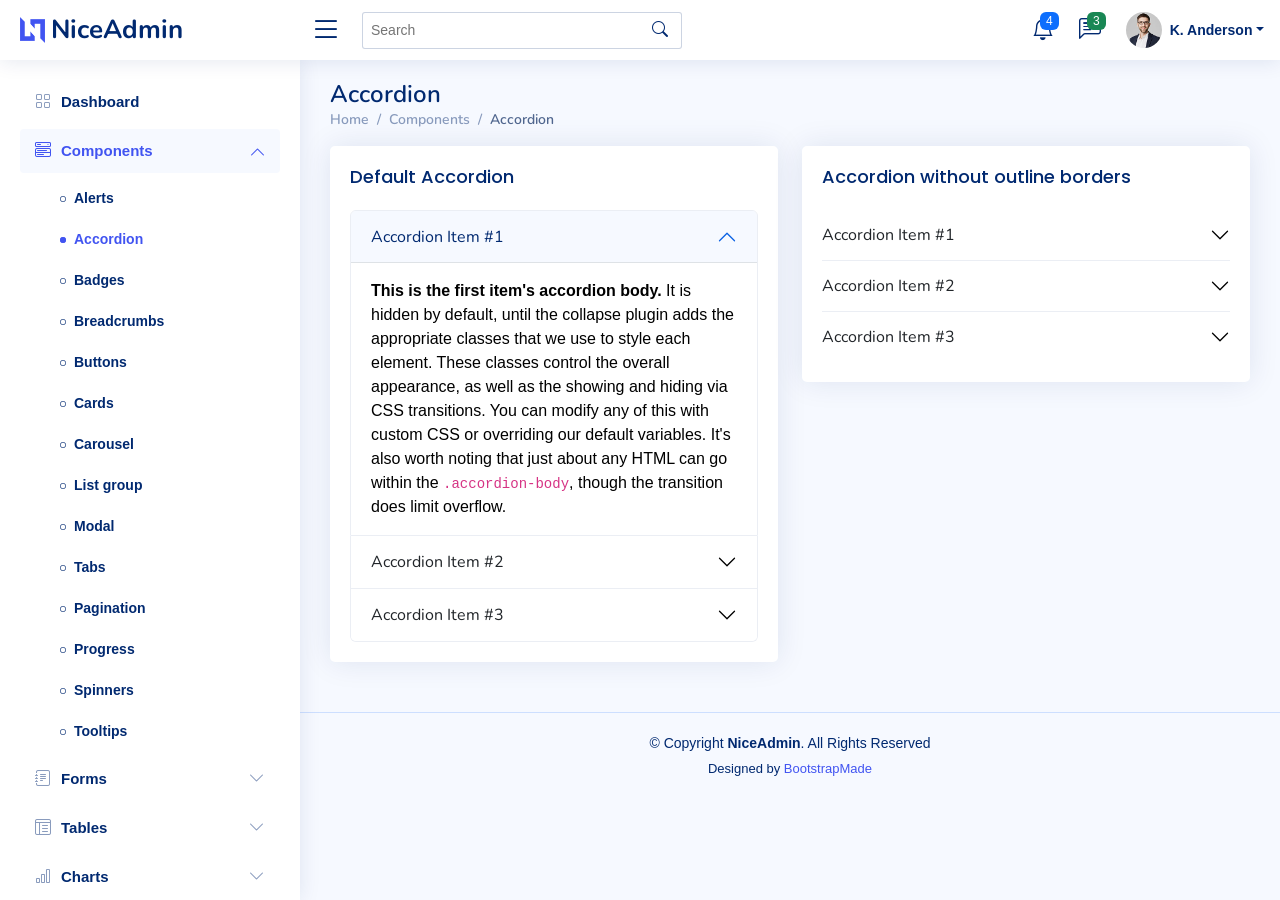
<file: THEME/components-accordion.html>
<!DOCTYPE html>
<html lang="en">

<head>
  <meta charset="utf-8">
  <meta content="width=device-width, initial-scale=1.0" name="viewport">

  <title>Components / Accordion - NiceAdmin Bootstrap Template</title>
  <meta content="" name="description">
  <meta content="" name="keywords">

  <!-- Favicons -->
  <link href="assets/img/favicon.png" rel="icon">
  <link href="assets/img/apple-touch-icon.png" rel="apple-touch-icon">

  <!-- Google Fonts -->
  <link href="https://fonts.gstatic.com" rel="preconnect">
  <link href="https://fonts.googleapis.com/css?family=Open+Sans:300,300i,400,400i,600,600i,700,700i|Nunito:300,300i,400,400i,600,600i,700,700i|Poppins:300,300i,400,400i,500,500i,600,600i,700,700i" rel="stylesheet">

  <!-- Vendor CSS Files -->
  <link href="assets/vendor/bootstrap/css/bootstrap.min.css" rel="stylesheet">
  <link href="assets/vendor/bootstrap-icons/bootstrap-icons.css" rel="stylesheet">
  <link href="assets/vendor/boxicons/css/boxicons.min.css" rel="stylesheet">
  <link href="assets/vendor/quill/quill.snow.css" rel="stylesheet">
  <link href="assets/vendor/quill/quill.bubble.css" rel="stylesheet">
  <link href="assets/vendor/remixicon/remixicon.css" rel="stylesheet">
  <link href="assets/vendor/simple-datatables/style.css" rel="stylesheet">

  <!-- Template Main CSS File -->
  <link href="assets/css/style.css" rel="stylesheet">

  <!-- =======================================================
  * Template Name: NiceAdmin - v2.3.1
  * Template URL: https://bootstrapmade.com/nice-admin-bootstrap-admin-html-template/
  * Author: BootstrapMade.com
  * License: https://bootstrapmade.com/license/
  ======================================================== -->
</head>

<body>

  <!-- ======= Header ======= -->
  <header id="header" class="header fixed-top d-flex align-items-center">

    <div class="d-flex align-items-center justify-content-between">
      <a href="index.html" class="logo d-flex align-items-center">
        <img src="assets/img/logo.png" alt="">
        <span class="d-none d-lg-block">NiceAdmin</span>
      </a>
      <i class="bi bi-list toggle-sidebar-btn"></i>
    </div><!-- End Logo -->

    <div class="search-bar">
      <form class="search-form d-flex align-items-center" method="POST" action="#">
        <input type="text" name="query" placeholder="Search" title="Enter search keyword">
        <button type="submit" title="Search"><i class="bi bi-search"></i></button>
      </form>
    </div><!-- End Search Bar -->

    <nav class="header-nav ms-auto">
      <ul class="d-flex align-items-center">

        <li class="nav-item d-block d-lg-none">
          <a class="nav-link nav-icon search-bar-toggle " href="#">
            <i class="bi bi-search"></i>
          </a>
        </li><!-- End Search Icon-->

        <li class="nav-item dropdown">

          <a class="nav-link nav-icon" href="#" data-bs-toggle="dropdown">
            <i class="bi bi-bell"></i>
            <span class="badge bg-primary badge-number">4</span>
          </a><!-- End Notification Icon -->

          <ul class="dropdown-menu dropdown-menu-end dropdown-menu-arrow notifications">
            <li class="dropdown-header">
              You have 4 new notifications
              <a href="#"><span class="badge rounded-pill bg-primary p-2 ms-2">View all</span></a>
            </li>
            <li>
              <hr class="dropdown-divider">
            </li>

            <li class="notification-item">
              <i class="bi bi-exclamation-circle text-warning"></i>
              <div>
                <h4>Lorem Ipsum</h4>
                <p>Quae dolorem earum veritatis oditseno</p>
                <p>30 min. ago</p>
              </div>
            </li>

            <li>
              <hr class="dropdown-divider">
            </li>

            <li class="notification-item">
              <i class="bi bi-x-circle text-danger"></i>
              <div>
                <h4>Atque rerum nesciunt</h4>
                <p>Quae dolorem earum veritatis oditseno</p>
                <p>1 hr. ago</p>
              </div>
            </li>

            <li>
              <hr class="dropdown-divider">
            </li>

            <li class="notification-item">
              <i class="bi bi-check-circle text-success"></i>
              <div>
                <h4>Sit rerum fuga</h4>
                <p>Quae dolorem earum veritatis oditseno</p>
                <p>2 hrs. ago</p>
              </div>
            </li>

            <li>
              <hr class="dropdown-divider">
            </li>

            <li class="notification-item">
              <i class="bi bi-info-circle text-primary"></i>
              <div>
                <h4>Dicta reprehenderit</h4>
                <p>Quae dolorem earum veritatis oditseno</p>
                <p>4 hrs. ago</p>
              </div>
            </li>

            <li>
              <hr class="dropdown-divider">
            </li>
            <li class="dropdown-footer">
              <a href="#">Show all notifications</a>
            </li>

          </ul><!-- End Notification Dropdown Items -->

        </li><!-- End Notification Nav -->

        <li class="nav-item dropdown">

          <a class="nav-link nav-icon" href="#" data-bs-toggle="dropdown">
            <i class="bi bi-chat-left-text"></i>
            <span class="badge bg-success badge-number">3</span>
          </a><!-- End Messages Icon -->

          <ul class="dropdown-menu dropdown-menu-end dropdown-menu-arrow messages">
            <li class="dropdown-header">
              You have 3 new messages
              <a href="#"><span class="badge rounded-pill bg-primary p-2 ms-2">View all</span></a>
            </li>
            <li>
              <hr class="dropdown-divider">
            </li>

            <li class="message-item">
              <a href="#">
                <img src="assets/img/messages-1.jpg" alt="" class="rounded-circle">
                <div>
                  <h4>Maria Hudson</h4>
                  <p>Velit asperiores et ducimus soluta repudiandae labore officia est ut...</p>
                  <p>4 hrs. ago</p>
                </div>
              </a>
            </li>
            <li>
              <hr class="dropdown-divider">
            </li>

            <li class="message-item">
              <a href="#">
                <img src="assets/img/messages-2.jpg" alt="" class="rounded-circle">
                <div>
                  <h4>Anna Nelson</h4>
                  <p>Velit asperiores et ducimus soluta repudiandae labore officia est ut...</p>
                  <p>6 hrs. ago</p>
                </div>
              </a>
            </li>
            <li>
              <hr class="dropdown-divider">
            </li>

            <li class="message-item">
              <a href="#">
                <img src="assets/img/messages-3.jpg" alt="" class="rounded-circle">
                <div>
                  <h4>David Muldon</h4>
                  <p>Velit asperiores et ducimus soluta repudiandae labore officia est ut...</p>
                  <p>8 hrs. ago</p>
                </div>
              </a>
            </li>
            <li>
              <hr class="dropdown-divider">
            </li>

            <li class="dropdown-footer">
              <a href="#">Show all messages</a>
            </li>

          </ul><!-- End Messages Dropdown Items -->

        </li><!-- End Messages Nav -->

        <li class="nav-item dropdown pe-3">

          <a class="nav-link nav-profile d-flex align-items-center pe-0" href="#" data-bs-toggle="dropdown">
            <img src="assets/img/profile-img.jpg" alt="Profile" class="rounded-circle">
            <span class="d-none d-md-block dropdown-toggle ps-2">K. Anderson</span>
          </a><!-- End Profile Iamge Icon -->

          <ul class="dropdown-menu dropdown-menu-end dropdown-menu-arrow profile">
            <li class="dropdown-header">
              <h6>Kevin Anderson</h6>
              <span>Web Designer</span>
            </li>
            <li>
              <hr class="dropdown-divider">
            </li>

            <li>
              <a class="dropdown-item d-flex align-items-center" href="users-profile.html">
                <i class="bi bi-person"></i>
                <span>My Profile</span>
              </a>
            </li>
            <li>
              <hr class="dropdown-divider">
            </li>

            <li>
              <a class="dropdown-item d-flex align-items-center" href="users-profile.html">
                <i class="bi bi-gear"></i>
                <span>Account Settings</span>
              </a>
            </li>
            <li>
              <hr class="dropdown-divider">
            </li>

            <li>
              <a class="dropdown-item d-flex align-items-center" href="pages-faq.html">
                <i class="bi bi-question-circle"></i>
                <span>Need Help?</span>
              </a>
            </li>
            <li>
              <hr class="dropdown-divider">
            </li>

            <li>
              <a class="dropdown-item d-flex align-items-center" href="#">
                <i class="bi bi-box-arrow-right"></i>
                <span>Sign Out</span>
              </a>
            </li>

          </ul><!-- End Profile Dropdown Items -->
        </li><!-- End Profile Nav -->

      </ul>
    </nav><!-- End Icons Navigation -->

  </header><!-- End Header -->

  <!-- ======= Sidebar ======= -->
  <aside id="sidebar" class="sidebar">

    <ul class="sidebar-nav" id="sidebar-nav">

      <li class="nav-item">
        <a class="nav-link collapsed" href="index.html">
          <i class="bi bi-grid"></i>
          <span>Dashboard</span>
        </a>
      </li><!-- End Dashboard Nav -->

      <li class="nav-item">
        <a class="nav-link " data-bs-target="#components-nav" data-bs-toggle="collapse" href="#">
          <i class="bi bi-menu-button-wide"></i><span>Components</span><i class="bi bi-chevron-down ms-auto"></i>
        </a>
        <ul id="components-nav" class="nav-content collapse show" data-bs-parent="#sidebar-nav">
          <li>
            <a href="components-alerts.html">
              <i class="bi bi-circle"></i><span>Alerts</span>
            </a>
          </li>
          <li>
            <a href="components-accordion.html" class="active">
              <i class="bi bi-circle"></i><span>Accordion</span>
            </a>
          </li>
          <li>
            <a href="components-badges.html">
              <i class="bi bi-circle"></i><span>Badges</span>
            </a>
          </li>
          <li>
            <a href="components-breadcrumbs.html">
              <i class="bi bi-circle"></i><span>Breadcrumbs</span>
            </a>
          </li>
          <li>
            <a href="components-buttons.html">
              <i class="bi bi-circle"></i><span>Buttons</span>
            </a>
          </li>
          <li>
            <a href="components-cards.html">
              <i class="bi bi-circle"></i><span>Cards</span>
            </a>
          </li>
          <li>
            <a href="components-carousel.html">
              <i class="bi bi-circle"></i><span>Carousel</span>
            </a>
          </li>
          <li>
            <a href="components-list-group.html">
              <i class="bi bi-circle"></i><span>List group</span>
            </a>
          </li>
          <li>
            <a href="components-modal.html">
              <i class="bi bi-circle"></i><span>Modal</span>
            </a>
          </li>
          <li>
            <a href="components-tabs.html">
              <i class="bi bi-circle"></i><span>Tabs</span>
            </a>
          </li>
          <li>
            <a href="components-pagination.html">
              <i class="bi bi-circle"></i><span>Pagination</span>
            </a>
          </li>
          <li>
            <a href="components-progress.html">
              <i class="bi bi-circle"></i><span>Progress</span>
            </a>
          </li>
          <li>
            <a href="components-spinners.html">
              <i class="bi bi-circle"></i><span>Spinners</span>
            </a>
          </li>
          <li>
            <a href="components-tooltips.html">
              <i class="bi bi-circle"></i><span>Tooltips</span>
            </a>
          </li>
        </ul>
      </li><!-- End Components Nav -->

      <li class="nav-item">
        <a class="nav-link collapsed" data-bs-target="#forms-nav" data-bs-toggle="collapse" href="#">
          <i class="bi bi-journal-text"></i><span>Forms</span><i class="bi bi-chevron-down ms-auto"></i>
        </a>
        <ul id="forms-nav" class="nav-content collapse " data-bs-parent="#sidebar-nav">
          <li>
            <a href="forms-elements.html">
              <i class="bi bi-circle"></i><span>Form Elements</span>
            </a>
          </li>
          <li>
            <a href="forms-layouts.html">
              <i class="bi bi-circle"></i><span>Form Layouts</span>
            </a>
          </li>
          <li>
            <a href="forms-editors.html">
              <i class="bi bi-circle"></i><span>Form Editors</span>
            </a>
          </li>
          <li>
            <a href="forms-validation.html">
              <i class="bi bi-circle"></i><span>Form Validation</span>
            </a>
          </li>
        </ul>
      </li><!-- End Forms Nav -->

      <li class="nav-item">
        <a class="nav-link collapsed" data-bs-target="#tables-nav" data-bs-toggle="collapse" href="#">
          <i class="bi bi-layout-text-window-reverse"></i><span>Tables</span><i class="bi bi-chevron-down ms-auto"></i>
        </a>
        <ul id="tables-nav" class="nav-content collapse " data-bs-parent="#sidebar-nav">
          <li>
            <a href="tables-general.html">
              <i class="bi bi-circle"></i><span>General Tables</span>
            </a>
          </li>
          <li>
            <a href="tables-data.html">
              <i class="bi bi-circle"></i><span>Data Tables</span>
            </a>
          </li>
        </ul>
      </li><!-- End Tables Nav -->

      <li class="nav-item">
        <a class="nav-link collapsed" data-bs-target="#charts-nav" data-bs-toggle="collapse" href="#">
          <i class="bi bi-bar-chart"></i><span>Charts</span><i class="bi bi-chevron-down ms-auto"></i>
        </a>
        <ul id="charts-nav" class="nav-content collapse " data-bs-parent="#sidebar-nav">
          <li>
            <a href="charts-chartjs.html">
              <i class="bi bi-circle"></i><span>Chart.js</span>
            </a>
          </li>
          <li>
            <a href="charts-apexcharts.html">
              <i class="bi bi-circle"></i><span>ApexCharts</span>
            </a>
          </li>
          <li>
            <a href="charts-echarts.html">
              <i class="bi bi-circle"></i><span>ECharts</span>
            </a>
          </li>
        </ul>
      </li><!-- End Charts Nav -->

      <li class="nav-item">
        <a class="nav-link collapsed" data-bs-target="#icons-nav" data-bs-toggle="collapse" href="#">
          <i class="bi bi-gem"></i><span>Icons</span><i class="bi bi-chevron-down ms-auto"></i>
        </a>
        <ul id="icons-nav" class="nav-content collapse " data-bs-parent="#sidebar-nav">
          <li>
            <a href="icons-bootstrap.html">
              <i class="bi bi-circle"></i><span>Bootstrap Icons</span>
            </a>
          </li>
          <li>
            <a href="icons-remix.html">
              <i class="bi bi-circle"></i><span>Remix Icons</span>
            </a>
          </li>
          <li>
            <a href="icons-boxicons.html">
              <i class="bi bi-circle"></i><span>Boxicons</span>
            </a>
          </li>
        </ul>
      </li><!-- End Icons Nav -->

      <li class="nav-heading">Pages</li>

      <li class="nav-item">
        <a class="nav-link collapsed" href="users-profile.html">
          <i class="bi bi-person"></i>
          <span>Profile</span>
        </a>
      </li><!-- End Profile Page Nav -->

      <li class="nav-item">
        <a class="nav-link collapsed" href="pages-faq.html">
          <i class="bi bi-question-circle"></i>
          <span>F.A.Q</span>
        </a>
      </li><!-- End F.A.Q Page Nav -->

      <li class="nav-item">
        <a class="nav-link collapsed" href="pages-contact.html">
          <i class="bi bi-envelope"></i>
          <span>Contact</span>
        </a>
      </li><!-- End Contact Page Nav -->

      <li class="nav-item">
        <a class="nav-link collapsed" href="pages-register.html">
          <i class="bi bi-card-list"></i>
          <span>Register</span>
        </a>
      </li><!-- End Register Page Nav -->

      <li class="nav-item">
        <a class="nav-link collapsed" href="pages-login.html">
          <i class="bi bi-box-arrow-in-right"></i>
          <span>Login</span>
        </a>
      </li><!-- End Login Page Nav -->

      <li class="nav-item">
        <a class="nav-link collapsed" href="pages-error-404.html">
          <i class="bi bi-dash-circle"></i>
          <span>Error 404</span>
        </a>
      </li><!-- End Error 404 Page Nav -->

      <li class="nav-item">
        <a class="nav-link collapsed" href="pages-blank.html">
          <i class="bi bi-file-earmark"></i>
          <span>Blank</span>
        </a>
      </li><!-- End Blank Page Nav -->

    </ul>

  </aside><!-- End Sidebar-->

  <main id="main" class="main">

    <div class="pagetitle">
      <h1>Accordion</h1>
      <nav>
        <ol class="breadcrumb">
          <li class="breadcrumb-item"><a href="index.html">Home</a></li>
          <li class="breadcrumb-item">Components</li>
          <li class="breadcrumb-item active">Accordion</li>
        </ol>
      </nav>
    </div><!-- End Page Title -->

    <section class="section">
      <div class="row">
        <div class="col-lg-6">

          <div class="card">
            <div class="card-body">
              <h5 class="card-title">Default Accordion</h5>

              <!-- Default Accordion -->
              <div class="accordion" id="accordionExample">
                <div class="accordion-item">
                  <h2 class="accordion-header" id="headingOne">
                    <button class="accordion-button" type="button" data-bs-toggle="collapse" data-bs-target="#collapseOne" aria-expanded="true" aria-controls="collapseOne">
                      Accordion Item #1
                    </button>
                  </h2>
                  <div id="collapseOne" class="accordion-collapse collapse show" aria-labelledby="headingOne" data-bs-parent="#accordionExample">
                    <div class="accordion-body">
                      <strong>This is the first item's accordion body.</strong> It is hidden by default, until the collapse plugin adds the appropriate classes that we use to style each element. These classes control the overall appearance, as well as the showing and hiding via CSS transitions. You can modify any of this with custom CSS or overriding our default variables. It's also worth noting that just about any HTML can go within the <code>.accordion-body</code>, though the transition does limit overflow.
                    </div>
                  </div>
                </div>
                <div class="accordion-item">
                  <h2 class="accordion-header" id="headingTwo">
                    <button class="accordion-button collapsed" type="button" data-bs-toggle="collapse" data-bs-target="#collapseTwo" aria-expanded="false" aria-controls="collapseTwo">
                      Accordion Item #2
                    </button>
                  </h2>
                  <div id="collapseTwo" class="accordion-collapse collapse" aria-labelledby="headingTwo" data-bs-parent="#accordionExample">
                    <div class="accordion-body">
                      <strong>This is the second item's accordion body.</strong> It is hidden by default, until the collapse plugin adds the appropriate classes that we use to style each element. These classes control the overall appearance, as well as the showing and hiding via CSS transitions. You can modify any of this with custom CSS or overriding our default variables. It's also worth noting that just about any HTML can go within the <code>.accordion-body</code>, though the transition does limit overflow.
                    </div>
                  </div>
                </div>
                <div class="accordion-item">
                  <h2 class="accordion-header" id="headingThree">
                    <button class="accordion-button collapsed" type="button" data-bs-toggle="collapse" data-bs-target="#collapseThree" aria-expanded="false" aria-controls="collapseThree">
                      Accordion Item #3
                    </button>
                  </h2>
                  <div id="collapseThree" class="accordion-collapse collapse" aria-labelledby="headingThree" data-bs-parent="#accordionExample">
                    <div class="accordion-body">
                      <strong>This is the third item's accordion body.</strong> It is hidden by default, until the collapse plugin adds the appropriate classes that we use to style each element. These classes control the overall appearance, as well as the showing and hiding via CSS transitions. You can modify any of this with custom CSS or overriding our default variables. It's also worth noting that just about any HTML can go within the <code>.accordion-body</code>, though the transition does limit overflow.
                    </div>
                  </div>
                </div>
              </div><!-- End Default Accordion Example -->

            </div>
          </div>

        </div>

        <div class="col-lg-6">

          <div class="card">
            <div class="card-body">
              <h5 class="card-title">Accordion without outline borders</h5>

              <!-- Accordion without outline borders -->
              <div class="accordion accordion-flush" id="accordionFlushExample">
                <div class="accordion-item">
                  <h2 class="accordion-header" id="flush-headingOne">
                    <button class="accordion-button collapsed" type="button" data-bs-toggle="collapse" data-bs-target="#flush-collapseOne" aria-expanded="false" aria-controls="flush-collapseOne">
                      Accordion Item #1
                    </button>
                  </h2>
                  <div id="flush-collapseOne" class="accordion-collapse collapse" aria-labelledby="flush-headingOne" data-bs-parent="#accordionFlushExample">
                    <div class="accordion-body">Placeholder content for this accordion, which is intended to demonstrate the <code>.accordion-flush</code> class. This is the first item's accordion body.</div>
                  </div>
                </div>
                <div class="accordion-item">
                  <h2 class="accordion-header" id="flush-headingTwo">
                    <button class="accordion-button collapsed" type="button" data-bs-toggle="collapse" data-bs-target="#flush-collapseTwo" aria-expanded="false" aria-controls="flush-collapseTwo">
                      Accordion Item #2
                    </button>
                  </h2>
                  <div id="flush-collapseTwo" class="accordion-collapse collapse" aria-labelledby="flush-headingTwo" data-bs-parent="#accordionFlushExample">
                    <div class="accordion-body">Placeholder content for this accordion, which is intended to demonstrate the <code>.accordion-flush</code> class. This is the second item's accordion body. Let's imagine this being filled with some actual content.</div>
                  </div>
                </div>
                <div class="accordion-item">
                  <h2 class="accordion-header" id="flush-headingThree">
                    <button class="accordion-button collapsed" type="button" data-bs-toggle="collapse" data-bs-target="#flush-collapseThree" aria-expanded="false" aria-controls="flush-collapseThree">
                      Accordion Item #3
                    </button>
                  </h2>
                  <div id="flush-collapseThree" class="accordion-collapse collapse" aria-labelledby="flush-headingThree" data-bs-parent="#accordionFlushExample">
                    <div class="accordion-body">Placeholder content for this accordion, which is intended to demonstrate the <code>.accordion-flush</code> class. This is the third item's accordion body. Nothing more exciting happening here in terms of content, but just filling up the space to make it look, at least at first glance, a bit more representative of how this would look in a real-world application.</div>
                  </div>
                </div>
              </div><!-- End Accordion without outline borders -->

            </div>
          </div>

        </div>
      </div>
    </section>

  </main><!-- End #main -->

  <!-- ======= Footer ======= -->
  <footer id="footer" class="footer">
    <div class="copyright">
      &copy; Copyright <strong><span>NiceAdmin</span></strong>. All Rights Reserved
    </div>
    <div class="credits">
      <!-- All the links in the footer should remain intact. -->
      <!-- You can delete the links only if you purchased the pro version. -->
      <!-- Licensing information: https://bootstrapmade.com/license/ -->
      <!-- Purchase the pro version with working PHP/AJAX contact form: https://bootstrapmade.com/nice-admin-bootstrap-admin-html-template/ -->
      Designed by <a href="https://bootstrapmade.com/">BootstrapMade</a>
    </div>
  </footer><!-- End Footer -->

  <a href="#" class="back-to-top d-flex align-items-center justify-content-center"><i class="bi bi-arrow-up-short"></i></a>

  <!-- Vendor JS Files -->
  <script src="assets/vendor/apexcharts/apexcharts.min.js"></script>
  <script src="assets/vendor/bootstrap/js/bootstrap.bundle.min.js"></script>
  <script src="assets/vendor/chart.js/chart.min.js"></script>
  <script src="assets/vendor/echarts/echarts.min.js"></script>
  <script src="assets/vendor/quill/quill.min.js"></script>
  <script src="assets/vendor/simple-datatables/simple-datatables.js"></script>
  <script src="assets/vendor/tinymce/tinymce.min.js"></script>
  <script src="assets/vendor/php-email-form/validate.js"></script>

  <!-- Template Main JS File -->
  <script src="assets/js/main.js"></script>

</body>

</html>
</file>
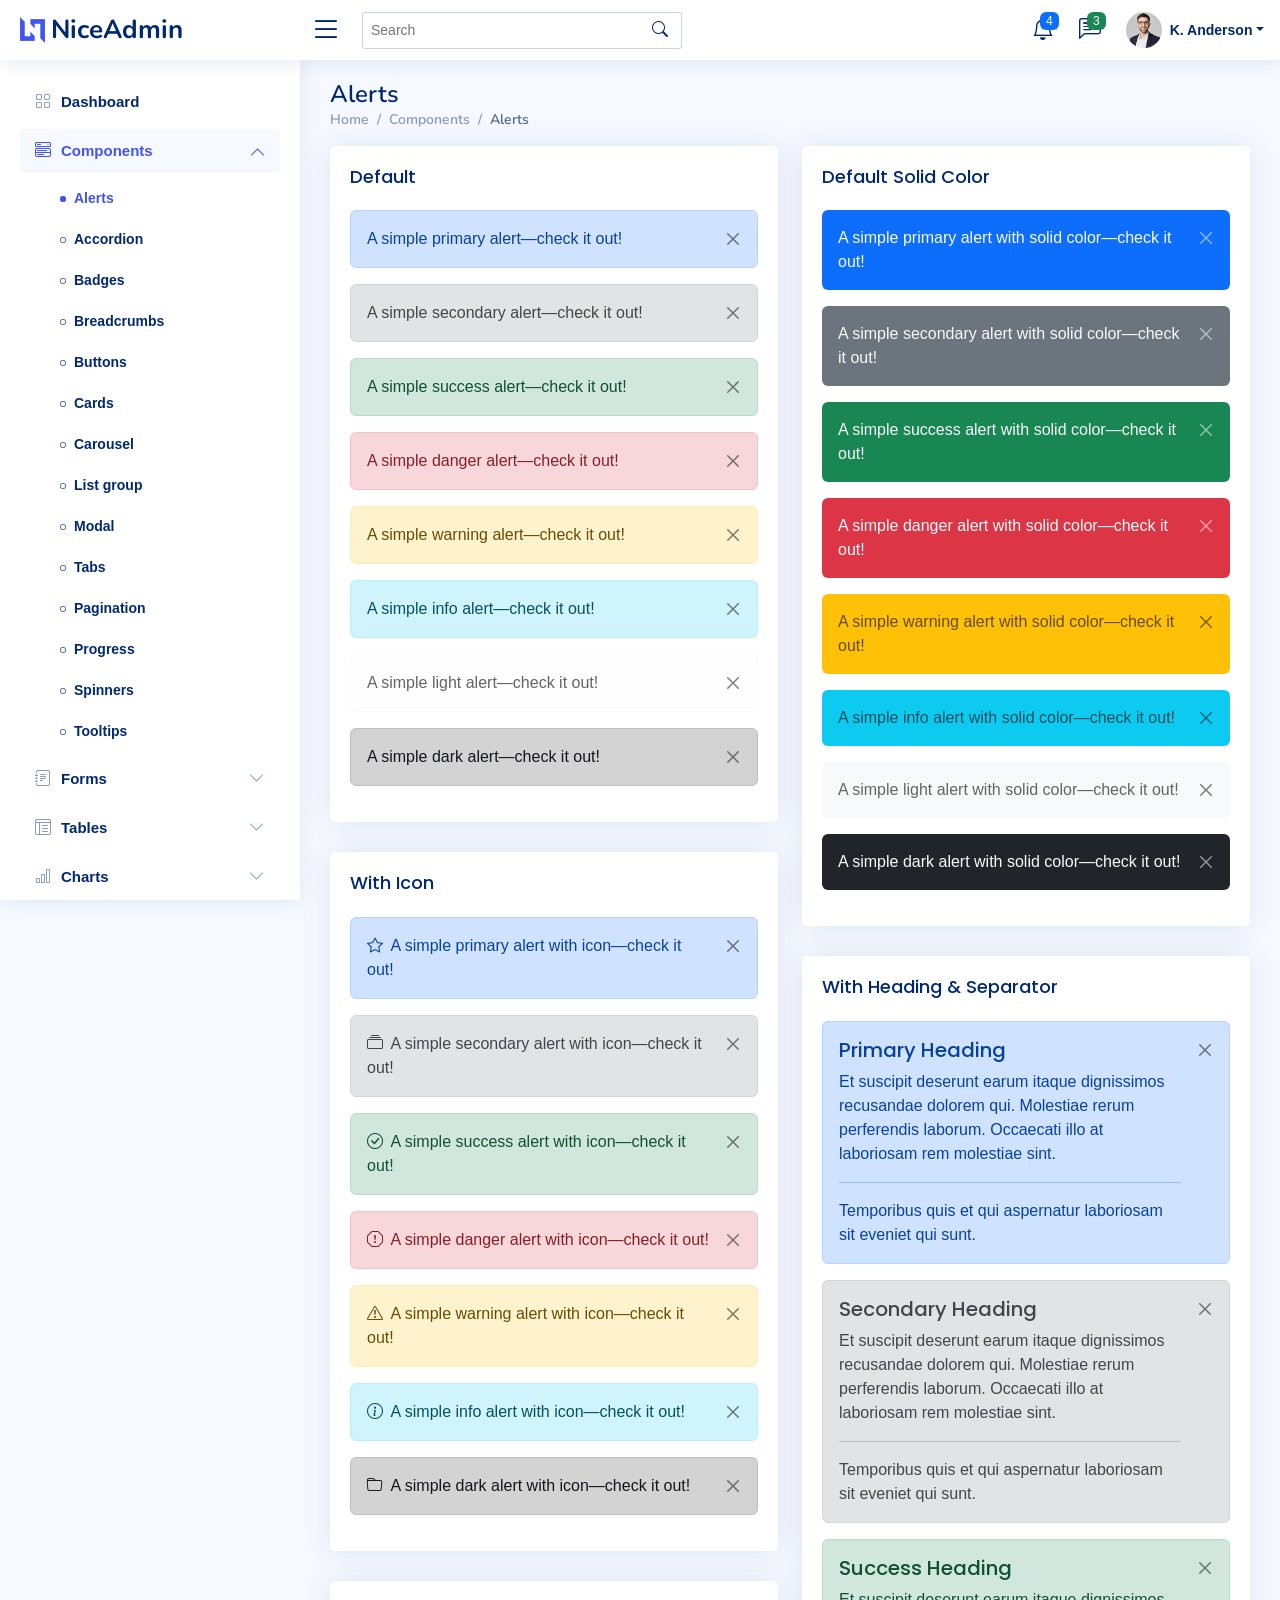
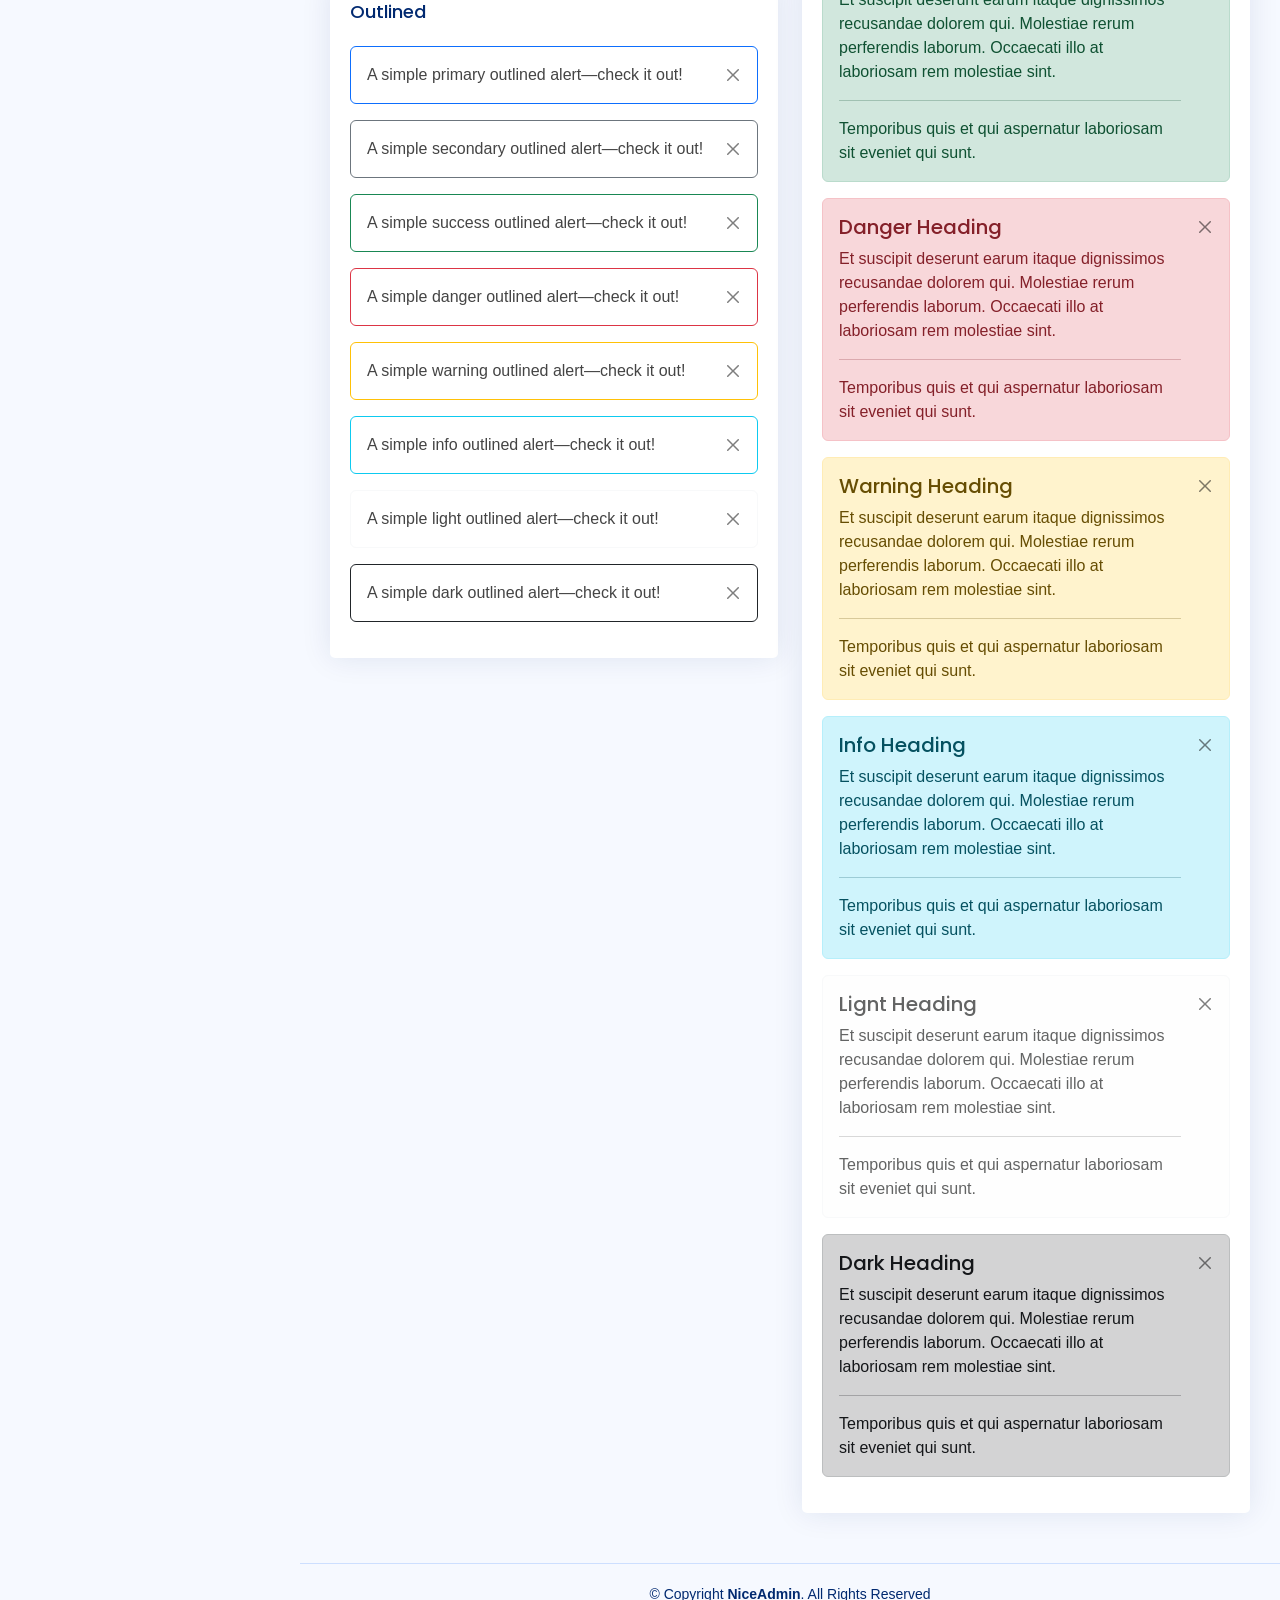
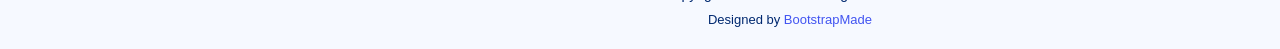
<file: THEME/components-alerts.html>
<!DOCTYPE html>
<html lang="en">

<head>
  <meta charset="utf-8">
  <meta content="width=device-width, initial-scale=1.0" name="viewport">

  <title>Components / Alerts - NiceAdmin Bootstrap Template</title>
  <meta content="" name="description">
  <meta content="" name="keywords">

  <!-- Favicons -->
  <link href="assets/img/favicon.png" rel="icon">
  <link href="assets/img/apple-touch-icon.png" rel="apple-touch-icon">

  <!-- Google Fonts -->
  <link href="https://fonts.gstatic.com" rel="preconnect">
  <link href="https://fonts.googleapis.com/css?family=Open+Sans:300,300i,400,400i,600,600i,700,700i|Nunito:300,300i,400,400i,600,600i,700,700i|Poppins:300,300i,400,400i,500,500i,600,600i,700,700i" rel="stylesheet">

  <!-- Vendor CSS Files -->
  <link href="assets/vendor/bootstrap/css/bootstrap.min.css" rel="stylesheet">
  <link href="assets/vendor/bootstrap-icons/bootstrap-icons.css" rel="stylesheet">
  <link href="assets/vendor/boxicons/css/boxicons.min.css" rel="stylesheet">
  <link href="assets/vendor/quill/quill.snow.css" rel="stylesheet">
  <link href="assets/vendor/quill/quill.bubble.css" rel="stylesheet">
  <link href="assets/vendor/remixicon/remixicon.css" rel="stylesheet">
  <link href="assets/vendor/simple-datatables/style.css" rel="stylesheet">

  <!-- Template Main CSS File -->
  <link href="assets/css/style.css" rel="stylesheet">

  <!-- =======================================================
  * Template Name: NiceAdmin - v2.3.1
  * Template URL: https://bootstrapmade.com/nice-admin-bootstrap-admin-html-template/
  * Author: BootstrapMade.com
  * License: https://bootstrapmade.com/license/
  ======================================================== -->
</head>

<body>

  <!-- ======= Header ======= -->
  <header id="header" class="header fixed-top d-flex align-items-center">

    <div class="d-flex align-items-center justify-content-between">
      <a href="index.html" class="logo d-flex align-items-center">
        <img src="assets/img/logo.png" alt="">
        <span class="d-none d-lg-block">NiceAdmin</span>
      </a>
      <i class="bi bi-list toggle-sidebar-btn"></i>
    </div><!-- End Logo -->

    <div class="search-bar">
      <form class="search-form d-flex align-items-center" method="POST" action="#">
        <input type="text" name="query" placeholder="Search" title="Enter search keyword">
        <button type="submit" title="Search"><i class="bi bi-search"></i></button>
      </form>
    </div><!-- End Search Bar -->

    <nav class="header-nav ms-auto">
      <ul class="d-flex align-items-center">

        <li class="nav-item d-block d-lg-none">
          <a class="nav-link nav-icon search-bar-toggle " href="#">
            <i class="bi bi-search"></i>
          </a>
        </li><!-- End Search Icon-->

        <li class="nav-item dropdown">

          <a class="nav-link nav-icon" href="#" data-bs-toggle="dropdown">
            <i class="bi bi-bell"></i>
            <span class="badge bg-primary badge-number">4</span>
          </a><!-- End Notification Icon -->

          <ul class="dropdown-menu dropdown-menu-end dropdown-menu-arrow notifications">
            <li class="dropdown-header">
              You have 4 new notifications
              <a href="#"><span class="badge rounded-pill bg-primary p-2 ms-2">View all</span></a>
            </li>
            <li>
              <hr class="dropdown-divider">
            </li>

            <li class="notification-item">
              <i class="bi bi-exclamation-circle text-warning"></i>
              <div>
                <h4>Lorem Ipsum</h4>
                <p>Quae dolorem earum veritatis oditseno</p>
                <p>30 min. ago</p>
              </div>
            </li>

            <li>
              <hr class="dropdown-divider">
            </li>

            <li class="notification-item">
              <i class="bi bi-x-circle text-danger"></i>
              <div>
                <h4>Atque rerum nesciunt</h4>
                <p>Quae dolorem earum veritatis oditseno</p>
                <p>1 hr. ago</p>
              </div>
            </li>

            <li>
              <hr class="dropdown-divider">
            </li>

            <li class="notification-item">
              <i class="bi bi-check-circle text-success"></i>
              <div>
                <h4>Sit rerum fuga</h4>
                <p>Quae dolorem earum veritatis oditseno</p>
                <p>2 hrs. ago</p>
              </div>
            </li>

            <li>
              <hr class="dropdown-divider">
            </li>

            <li class="notification-item">
              <i class="bi bi-info-circle text-primary"></i>
              <div>
                <h4>Dicta reprehenderit</h4>
                <p>Quae dolorem earum veritatis oditseno</p>
                <p>4 hrs. ago</p>
              </div>
            </li>

            <li>
              <hr class="dropdown-divider">
            </li>
            <li class="dropdown-footer">
              <a href="#">Show all notifications</a>
            </li>

          </ul><!-- End Notification Dropdown Items -->

        </li><!-- End Notification Nav -->

        <li class="nav-item dropdown">

          <a class="nav-link nav-icon" href="#" data-bs-toggle="dropdown">
            <i class="bi bi-chat-left-text"></i>
            <span class="badge bg-success badge-number">3</span>
          </a><!-- End Messages Icon -->

          <ul class="dropdown-menu dropdown-menu-end dropdown-menu-arrow messages">
            <li class="dropdown-header">
              You have 3 new messages
              <a href="#"><span class="badge rounded-pill bg-primary p-2 ms-2">View all</span></a>
            </li>
            <li>
              <hr class="dropdown-divider">
            </li>

            <li class="message-item">
              <a href="#">
                <img src="assets/img/messages-1.jpg" alt="" class="rounded-circle">
                <div>
                  <h4>Maria Hudson</h4>
                  <p>Velit asperiores et ducimus soluta repudiandae labore officia est ut...</p>
                  <p>4 hrs. ago</p>
                </div>
              </a>
            </li>
            <li>
              <hr class="dropdown-divider">
            </li>

            <li class="message-item">
              <a href="#">
                <img src="assets/img/messages-2.jpg" alt="" class="rounded-circle">
                <div>
                  <h4>Anna Nelson</h4>
                  <p>Velit asperiores et ducimus soluta repudiandae labore officia est ut...</p>
                  <p>6 hrs. ago</p>
                </div>
              </a>
            </li>
            <li>
              <hr class="dropdown-divider">
            </li>

            <li class="message-item">
              <a href="#">
                <img src="assets/img/messages-3.jpg" alt="" class="rounded-circle">
                <div>
                  <h4>David Muldon</h4>
                  <p>Velit asperiores et ducimus soluta repudiandae labore officia est ut...</p>
                  <p>8 hrs. ago</p>
                </div>
              </a>
            </li>
            <li>
              <hr class="dropdown-divider">
            </li>

            <li class="dropdown-footer">
              <a href="#">Show all messages</a>
            </li>

          </ul><!-- End Messages Dropdown Items -->

        </li><!-- End Messages Nav -->

        <li class="nav-item dropdown pe-3">

          <a class="nav-link nav-profile d-flex align-items-center pe-0" href="#" data-bs-toggle="dropdown">
            <img src="assets/img/profile-img.jpg" alt="Profile" class="rounded-circle">
            <span class="d-none d-md-block dropdown-toggle ps-2">K. Anderson</span>
          </a><!-- End Profile Iamge Icon -->

          <ul class="dropdown-menu dropdown-menu-end dropdown-menu-arrow profile">
            <li class="dropdown-header">
              <h6>Kevin Anderson</h6>
              <span>Web Designer</span>
            </li>
            <li>
              <hr class="dropdown-divider">
            </li>

            <li>
              <a class="dropdown-item d-flex align-items-center" href="users-profile.html">
                <i class="bi bi-person"></i>
                <span>My Profile</span>
              </a>
            </li>
            <li>
              <hr class="dropdown-divider">
            </li>

            <li>
              <a class="dropdown-item d-flex align-items-center" href="users-profile.html">
                <i class="bi bi-gear"></i>
                <span>Account Settings</span>
              </a>
            </li>
            <li>
              <hr class="dropdown-divider">
            </li>

            <li>
              <a class="dropdown-item d-flex align-items-center" href="pages-faq.html">
                <i class="bi bi-question-circle"></i>
                <span>Need Help?</span>
              </a>
            </li>
            <li>
              <hr class="dropdown-divider">
            </li>

            <li>
              <a class="dropdown-item d-flex align-items-center" href="#">
                <i class="bi bi-box-arrow-right"></i>
                <span>Sign Out</span>
              </a>
            </li>

          </ul><!-- End Profile Dropdown Items -->
        </li><!-- End Profile Nav -->

      </ul>
    </nav><!-- End Icons Navigation -->

  </header><!-- End Header -->

  <!-- ======= Sidebar ======= -->
  <aside id="sidebar" class="sidebar">

    <ul class="sidebar-nav" id="sidebar-nav">

      <li class="nav-item">
        <a class="nav-link collapsed" href="index.html">
          <i class="bi bi-grid"></i>
          <span>Dashboard</span>
        </a>
      </li><!-- End Dashboard Nav -->

      <li class="nav-item">
        <a class="nav-link " data-bs-target="#components-nav" data-bs-toggle="collapse" href="#">
          <i class="bi bi-menu-button-wide"></i><span>Components</span><i class="bi bi-chevron-down ms-auto"></i>
        </a>
        <ul id="components-nav" class="nav-content collapse show" data-bs-parent="#sidebar-nav">
          <li>
            <a href="components-alerts.html" class="active">
              <i class="bi bi-circle"></i><span>Alerts</span>
            </a>
          </li>
          <li>
            <a href="components-accordion.html">
              <i class="bi bi-circle"></i><span>Accordion</span>
            </a>
          </li>
          <li>
            <a href="components-badges.html">
              <i class="bi bi-circle"></i><span>Badges</span>
            </a>
          </li>
          <li>
            <a href="components-breadcrumbs.html">
              <i class="bi bi-circle"></i><span>Breadcrumbs</span>
            </a>
          </li>
          <li>
            <a href="components-buttons.html">
              <i class="bi bi-circle"></i><span>Buttons</span>
            </a>
          </li>
          <li>
            <a href="components-cards.html">
              <i class="bi bi-circle"></i><span>Cards</span>
            </a>
          </li>
          <li>
            <a href="components-carousel.html">
              <i class="bi bi-circle"></i><span>Carousel</span>
            </a>
          </li>
          <li>
            <a href="components-list-group.html">
              <i class="bi bi-circle"></i><span>List group</span>
            </a>
          </li>
          <li>
            <a href="components-modal.html">
              <i class="bi bi-circle"></i><span>Modal</span>
            </a>
          </li>
          <li>
            <a href="components-tabs.html">
              <i class="bi bi-circle"></i><span>Tabs</span>
            </a>
          </li>
          <li>
            <a href="components-pagination.html">
              <i class="bi bi-circle"></i><span>Pagination</span>
            </a>
          </li>
          <li>
            <a href="components-progress.html">
              <i class="bi bi-circle"></i><span>Progress</span>
            </a>
          </li>
          <li>
            <a href="components-spinners.html">
              <i class="bi bi-circle"></i><span>Spinners</span>
            </a>
          </li>
          <li>
            <a href="components-tooltips.html">
              <i class="bi bi-circle"></i><span>Tooltips</span>
            </a>
          </li>
        </ul>
      </li><!-- End Components Nav -->

      <li class="nav-item">
        <a class="nav-link collapsed" data-bs-target="#forms-nav" data-bs-toggle="collapse" href="#">
          <i class="bi bi-journal-text"></i><span>Forms</span><i class="bi bi-chevron-down ms-auto"></i>
        </a>
        <ul id="forms-nav" class="nav-content collapse " data-bs-parent="#sidebar-nav">
          <li>
            <a href="forms-elements.html">
              <i class="bi bi-circle"></i><span>Form Elements</span>
            </a>
          </li>
          <li>
            <a href="forms-layouts.html">
              <i class="bi bi-circle"></i><span>Form Layouts</span>
            </a>
          </li>
          <li>
            <a href="forms-editors.html">
              <i class="bi bi-circle"></i><span>Form Editors</span>
            </a>
          </li>
          <li>
            <a href="forms-validation.html">
              <i class="bi bi-circle"></i><span>Form Validation</span>
            </a>
          </li>
        </ul>
      </li><!-- End Forms Nav -->

      <li class="nav-item">
        <a class="nav-link collapsed" data-bs-target="#tables-nav" data-bs-toggle="collapse" href="#">
          <i class="bi bi-layout-text-window-reverse"></i><span>Tables</span><i class="bi bi-chevron-down ms-auto"></i>
        </a>
        <ul id="tables-nav" class="nav-content collapse " data-bs-parent="#sidebar-nav">
          <li>
            <a href="tables-general.html">
              <i class="bi bi-circle"></i><span>General Tables</span>
            </a>
          </li>
          <li>
            <a href="tables-data.html">
              <i class="bi bi-circle"></i><span>Data Tables</span>
            </a>
          </li>
        </ul>
      </li><!-- End Tables Nav -->

      <li class="nav-item">
        <a class="nav-link collapsed" data-bs-target="#charts-nav" data-bs-toggle="collapse" href="#">
          <i class="bi bi-bar-chart"></i><span>Charts</span><i class="bi bi-chevron-down ms-auto"></i>
        </a>
        <ul id="charts-nav" class="nav-content collapse " data-bs-parent="#sidebar-nav">
          <li>
            <a href="charts-chartjs.html">
              <i class="bi bi-circle"></i><span>Chart.js</span>
            </a>
          </li>
          <li>
            <a href="charts-apexcharts.html">
              <i class="bi bi-circle"></i><span>ApexCharts</span>
            </a>
          </li>
          <li>
            <a href="charts-echarts.html">
              <i class="bi bi-circle"></i><span>ECharts</span>
            </a>
          </li>
        </ul>
      </li><!-- End Charts Nav -->

      <li class="nav-item">
        <a class="nav-link collapsed" data-bs-target="#icons-nav" data-bs-toggle="collapse" href="#">
          <i class="bi bi-gem"></i><span>Icons</span><i class="bi bi-chevron-down ms-auto"></i>
        </a>
        <ul id="icons-nav" class="nav-content collapse " data-bs-parent="#sidebar-nav">
          <li>
            <a href="icons-bootstrap.html">
              <i class="bi bi-circle"></i><span>Bootstrap Icons</span>
            </a>
          </li>
          <li>
            <a href="icons-remix.html">
              <i class="bi bi-circle"></i><span>Remix Icons</span>
            </a>
          </li>
          <li>
            <a href="icons-boxicons.html">
              <i class="bi bi-circle"></i><span>Boxicons</span>
            </a>
          </li>
        </ul>
      </li><!-- End Icons Nav -->

      <li class="nav-heading">Pages</li>

      <li class="nav-item">
        <a class="nav-link collapsed" href="users-profile.html">
          <i class="bi bi-person"></i>
          <span>Profile</span>
        </a>
      </li><!-- End Profile Page Nav -->

      <li class="nav-item">
        <a class="nav-link collapsed" href="pages-faq.html">
          <i class="bi bi-question-circle"></i>
          <span>F.A.Q</span>
        </a>
      </li><!-- End F.A.Q Page Nav -->

      <li class="nav-item">
        <a class="nav-link collapsed" href="pages-contact.html">
          <i class="bi bi-envelope"></i>
          <span>Contact</span>
        </a>
      </li><!-- End Contact Page Nav -->

      <li class="nav-item">
        <a class="nav-link collapsed" href="pages-register.html">
          <i class="bi bi-card-list"></i>
          <span>Register</span>
        </a>
      </li><!-- End Register Page Nav -->

      <li class="nav-item">
        <a class="nav-link collapsed" href="pages-login.html">
          <i class="bi bi-box-arrow-in-right"></i>
          <span>Login</span>
        </a>
      </li><!-- End Login Page Nav -->

      <li class="nav-item">
        <a class="nav-link collapsed" href="pages-error-404.html">
          <i class="bi bi-dash-circle"></i>
          <span>Error 404</span>
        </a>
      </li><!-- End Error 404 Page Nav -->

      <li class="nav-item">
        <a class="nav-link collapsed" href="pages-blank.html">
          <i class="bi bi-file-earmark"></i>
          <span>Blank</span>
        </a>
      </li><!-- End Blank Page Nav -->

    </ul>

  </aside><!-- End Sidebar-->

  <main id="main" class="main">

    <div class="pagetitle">
      <h1>Alerts</h1>
      <nav>
        <ol class="breadcrumb">
          <li class="breadcrumb-item"><a href="index.html">Home</a></li>
          <li class="breadcrumb-item">Components</li>
          <li class="breadcrumb-item active">Alerts</li>
        </ol>
      </nav>
    </div><!-- End Page Title -->

    <section class="section">
      <div class="row">
        <div class="col-lg-6">

          <div class="card">
            <div class="card-body">

              <h5 class="card-title">Default</h5>

              <div class="alert alert-primary alert-dismissible fade show" role="alert">
                A simple primary alert—check it out!
                <button type="button" class="btn-close" data-bs-dismiss="alert" aria-label="Close"></button>
              </div>

              <div class="alert alert-secondary alert-dismissible fade show" role="alert">
                A simple secondary alert—check it out!
                <button type="button" class="btn-close" data-bs-dismiss="alert" aria-label="Close"></button>
              </div>

              <div class="alert alert-success alert-dismissible fade show" role="alert">
                A simple success alert—check it out!
                <button type="button" class="btn-close" data-bs-dismiss="alert" aria-label="Close"></button>
              </div>

              <div class="alert alert-danger alert-dismissible fade show" role="alert">
                A simple danger alert—check it out!
                <button type="button" class="btn-close" data-bs-dismiss="alert" aria-label="Close"></button>
              </div>

              <div class="alert alert-warning alert-dismissible fade show" role="alert">
                A simple warning alert—check it out!
                <button type="button" class="btn-close" data-bs-dismiss="alert" aria-label="Close"></button>
              </div>

              <div class="alert alert-info alert-dismissible fade show" role="alert">
                A simple info alert—check it out!
                <button type="button" class="btn-close" data-bs-dismiss="alert" aria-label="Close"></button>
              </div>

              <div class="alert alert-light border-light alert-dismissible fade show" role="alert">
                A simple light alert—check it out!
                <button type="button" class="btn-close" data-bs-dismiss="alert" aria-label="Close"></button>
              </div>

              <div class="alert alert-dark alert-dismissible fade show" role="alert">
                A simple dark alert—check it out!
                <button type="button" class="btn-close" data-bs-dismiss="alert" aria-label="Close"></button>
              </div>

            </div>
          </div>

          <div class="card">
            <div class="card-body">
              <h5 class="card-title">With Icon</h5>

              <div class="alert alert-primary alert-dismissible fade show" role="alert">
                <i class="bi bi-star me-1"></i>
                A simple primary alert with icon—check it out!
                <button type="button" class="btn-close" data-bs-dismiss="alert" aria-label="Close"></button>
              </div>

              <div class="alert alert-secondary alert-dismissible fade show" role="alert">
                <i class="bi bi-collection me-1"></i>
                A simple secondary alert with icon—check it out!
                <button type="button" class="btn-close" data-bs-dismiss="alert" aria-label="Close"></button>
              </div>

              <div class="alert alert-success alert-dismissible fade show" role="alert">
                <i class="bi bi-check-circle me-1"></i>
                A simple success alert with icon—check it out!
                <button type="button" class="btn-close" data-bs-dismiss="alert" aria-label="Close"></button>
              </div>

              <div class="alert alert-danger alert-dismissible fade show" role="alert">
                <i class="bi bi-exclamation-octagon me-1"></i>
                A simple danger alert with icon—check it out!
                <button type="button" class="btn-close" data-bs-dismiss="alert" aria-label="Close"></button>
              </div>

              <div class="alert alert-warning alert-dismissible fade show" role="alert">
                <i class="bi bi-exclamation-triangle me-1"></i>
                A simple warning alert with icon—check it out!
                <button type="button" class="btn-close" data-bs-dismiss="alert" aria-label="Close"></button>
              </div>

              <div class="alert alert-info alert-dismissible fade show" role="alert">
                <i class="bi bi-info-circle me-1"></i>
                A simple info alert with icon—check it out!
                <button type="button" class="btn-close" data-bs-dismiss="alert" aria-label="Close"></button>
              </div>

              <div class="alert alert-dark alert-dismissible fade show" role="alert">
                <i class="bi bi-folder me-1"></i>
                A simple dark alert with icon—check it out!
                <button type="button" class="btn-close" data-bs-dismiss="alert" aria-label="Close"></button>
              </div>

            </div>
          </div>

          <div class="card">
            <div class="card-body">
              <h5 class="card-title">Outlined</h5>

              <div class="alert border-primary alert-dismissible fade show" role="alert">
                A simple primary outlined alert—check it out!
                <button type="button" class="btn-close" data-bs-dismiss="alert" aria-label="Close"></button>
              </div>

              <div class="alert border-secondary alert-dismissible fade show" role="alert">
                A simple secondary outlined alert—check it out!
                <button type="button" class="btn-close" data-bs-dismiss="alert" aria-label="Close"></button>
              </div>

              <div class="alert border-success alert-dismissible fade show" role="alert">
                A simple success outlined alert—check it out!
                <button type="button" class="btn-close" data-bs-dismiss="alert" aria-label="Close"></button>
              </div>

              <div class="alert border-danger alert-dismissible fade show" role="alert">
                A simple danger outlined alert—check it out!
                <button type="button" class="btn-close" data-bs-dismiss="alert" aria-label="Close"></button>
              </div>

              <div class="alert border-warning alert-dismissible fade show" role="alert">
                A simple warning outlined alert—check it out!
                <button type="button" class="btn-close" data-bs-dismiss="alert" aria-label="Close"></button>
              </div>

              <div class="alert border-info alert-dismissible fade show" role="alert">
                A simple info outlined alert—check it out!
                <button type="button" class="btn-close" data-bs-dismiss="alert" aria-label="Close"></button>
              </div>

              <div class="alert border-light alert-dismissible fade show" role="alert">
                A simple light outlined alert—check it out!
                <button type="button" class="btn-close" data-bs-dismiss="alert" aria-label="Close"></button>
              </div>

              <div class="alert border-dark alert-dismissible fade show" role="alert">
                A simple dark outlined alert—check it out!
                <button type="button" class="btn-close" data-bs-dismiss="alert" aria-label="Close"></button>
              </div>

            </div>
          </div>

        </div>

        <div class="col-lg-6">

          <div class="card">
            <div class="card-body">
              <h5 class="card-title">Default Solid Color</h5>

              <div class="alert alert-primary bg-primary text-light border-0 alert-dismissible fade show" role="alert">
                A simple primary alert with solid color—check it out!
                <button type="button" class="btn-close btn-close-white" data-bs-dismiss="alert" aria-label="Close"></button>
              </div>

              <div class="alert alert-secondary bg-secondary text-light border-0 alert-dismissible fade show" role="alert">
                A simple secondary alert with solid color—check it out!
                <button type="button" class="btn-close btn-close-white" data-bs-dismiss="alert" aria-label="Close"></button>
              </div>

              <div class="alert alert-success bg-success text-light border-0 alert-dismissible fade show" role="alert">
                A simple success alert with solid color—check it out!
                <button type="button" class="btn-close btn-close-white" data-bs-dismiss="alert" aria-label="Close"></button>
              </div>

              <div class="alert alert-danger bg-danger text-light border-0 alert-dismissible fade show" role="alert">
                A simple danger alert with solid color—check it out!
                <button type="button" class="btn-close btn-close-white" data-bs-dismiss="alert" aria-label="Close"></button>
              </div>

              <div class="alert alert-warning bg-warning border-0 alert-dismissible fade show" role="alert">
                A simple warning alert with solid color—check it out!
                <button type="button" class="btn-close" data-bs-dismiss="alert" aria-label="Close"></button>
              </div>

              <div class="alert alert-info bg-info border-0 alert-dismissible fade show" role="alert">
                A simple info alert with solid color—check it out!
                <button type="button" class="btn-close" data-bs-dismiss="alert" aria-label="Close"></button>
              </div>

              <div class="alert alert-light bg-light border-0 alert-dismissible fade show" role="alert">
                A simple light alert with solid color—check it out!
                <button type="button" class="btn-close" data-bs-dismiss="alert" aria-label="Close"></button>
              </div>

              <div class="alert alert-dark bg-dark text-light border-0 alert-dismissible fade show" role="alert">
                A simple dark alert with solid color—check it out!
                <button type="button" class="btn-close btn-close-white" data-bs-dismiss="alert" aria-label="Close"></button>
              </div>

            </div>
          </div>

          <div class="card">
            <div class="card-body">
              <h5 class="card-title">With Heading &amp Separator</h5>

              <div class="alert alert-primary alert-dismissible fade show" role="alert">
                <h4 class="alert-heading">Primary Heading</h4>
                <p>Et suscipit deserunt earum itaque dignissimos recusandae dolorem qui. Molestiae rerum perferendis laborum. Occaecati illo at laboriosam rem molestiae sint.</p>
                <hr>
                <p class="mb-0">Temporibus quis et qui aspernatur laboriosam sit eveniet qui sunt.</p>
                <button type="button" class="btn-close" data-bs-dismiss="alert" aria-label="Close"></button>
              </div>

              <div class="alert alert-secondary alert-dismissible fade show" role="alert">
                <h4 class="alert-heading">Secondary Heading</h4>
                <p>Et suscipit deserunt earum itaque dignissimos recusandae dolorem qui. Molestiae rerum perferendis laborum. Occaecati illo at laboriosam rem molestiae sint.</p>
                <hr>
                <p class="mb-0">Temporibus quis et qui aspernatur laboriosam sit eveniet qui sunt.</p>
                <button type="button" class="btn-close" data-bs-dismiss="alert" aria-label="Close"></button>
              </div>

              <div class="alert alert-success alert-dismissible fade show" role="alert">
                <h4 class="alert-heading">Success Heading</h4>
                <p>Et suscipit deserunt earum itaque dignissimos recusandae dolorem qui. Molestiae rerum perferendis laborum. Occaecati illo at laboriosam rem molestiae sint.</p>
                <hr>
                <p class="mb-0">Temporibus quis et qui aspernatur laboriosam sit eveniet qui sunt.</p>
                <button type="button" class="btn-close" data-bs-dismiss="alert" aria-label="Close"></button>
              </div>

              <div class="alert alert-danger alert-dismissible fade show" role="alert">
                <h4 class="alert-heading">Danger Heading</h4>
                <p>Et suscipit deserunt earum itaque dignissimos recusandae dolorem qui. Molestiae rerum perferendis laborum. Occaecati illo at laboriosam rem molestiae sint.</p>
                <hr>
                <p class="mb-0">Temporibus quis et qui aspernatur laboriosam sit eveniet qui sunt.</p>
                <button type="button" class="btn-close" data-bs-dismiss="alert" aria-label="Close"></button>
              </div>

              <div class="alert alert-warning  alert-dismissible fade show" role="alert">
                <h4 class="alert-heading">Warning Heading</h4>
                <p>Et suscipit deserunt earum itaque dignissimos recusandae dolorem qui. Molestiae rerum perferendis laborum. Occaecati illo at laboriosam rem molestiae sint.</p>
                <hr>
                <p class="mb-0">Temporibus quis et qui aspernatur laboriosam sit eveniet qui sunt.</p>
                <button type="button" class="btn-close" data-bs-dismiss="alert" aria-label="Close"></button>
              </div>

              <div class="alert alert-info  alert-dismissible fade show" role="alert">
                <h4 class="alert-heading">Info Heading</h4>
                <p>Et suscipit deserunt earum itaque dignissimos recusandae dolorem qui. Molestiae rerum perferendis laborum. Occaecati illo at laboriosam rem molestiae sint.</p>
                <hr>
                <p class="mb-0">Temporibus quis et qui aspernatur laboriosam sit eveniet qui sunt.</p>
                <button type="button" class="btn-close" data-bs-dismiss="alert" aria-label="Close"></button>
              </div>

              <div class="alert alert-light border-light alert-dismissible fade show" role="alert">
                <h4 class="alert-heading">Lignt Heading</h4>
                <p>Et suscipit deserunt earum itaque dignissimos recusandae dolorem qui. Molestiae rerum perferendis laborum. Occaecati illo at laboriosam rem molestiae sint.</p>
                <hr>
                <p class="mb-0">Temporibus quis et qui aspernatur laboriosam sit eveniet qui sunt.</p>
                <button type="button" class="btn-close" data-bs-dismiss="alert" aria-label="Close"></button>
              </div>

              <div class="alert alert-dark  alert-dismissible fade show" role="alert">
                <h4 class="alert-heading">Dark Heading</h4>
                <p>Et suscipit deserunt earum itaque dignissimos recusandae dolorem qui. Molestiae rerum perferendis laborum. Occaecati illo at laboriosam rem molestiae sint.</p>
                <hr>
                <p class="mb-0">Temporibus quis et qui aspernatur laboriosam sit eveniet qui sunt.</p>
                <button type="button" class="btn-close" data-bs-dismiss="alert" aria-label="Close"></button>
              </div>

            </div>
          </div>
        </div>
      </div>
    </section>

  </main><!-- End #main -->

  <!-- ======= Footer ======= -->
  <footer id="footer" class="footer">
    <div class="copyright">
      &copy; Copyright <strong><span>NiceAdmin</span></strong>. All Rights Reserved
    </div>
    <div class="credits">
      <!-- All the links in the footer should remain intact. -->
      <!-- You can delete the links only if you purchased the pro version. -->
      <!-- Licensing information: https://bootstrapmade.com/license/ -->
      <!-- Purchase the pro version with working PHP/AJAX contact form: https://bootstrapmade.com/nice-admin-bootstrap-admin-html-template/ -->
      Designed by <a href="https://bootstrapmade.com/">BootstrapMade</a>
    </div>
  </footer><!-- End Footer -->

  <a href="#" class="back-to-top d-flex align-items-center justify-content-center"><i class="bi bi-arrow-up-short"></i></a>

  <!-- Vendor JS Files -->
  <script src="assets/vendor/apexcharts/apexcharts.min.js"></script>
  <script src="assets/vendor/bootstrap/js/bootstrap.bundle.min.js"></script>
  <script src="assets/vendor/chart.js/chart.min.js"></script>
  <script src="assets/vendor/echarts/echarts.min.js"></script>
  <script src="assets/vendor/quill/quill.min.js"></script>
  <script src="assets/vendor/simple-datatables/simple-datatables.js"></script>
  <script src="assets/vendor/tinymce/tinymce.min.js"></script>
  <script src="assets/vendor/php-email-form/validate.js"></script>

  <!-- Template Main JS File -->
  <script src="assets/js/main.js"></script>

</body>

</html>
</file>
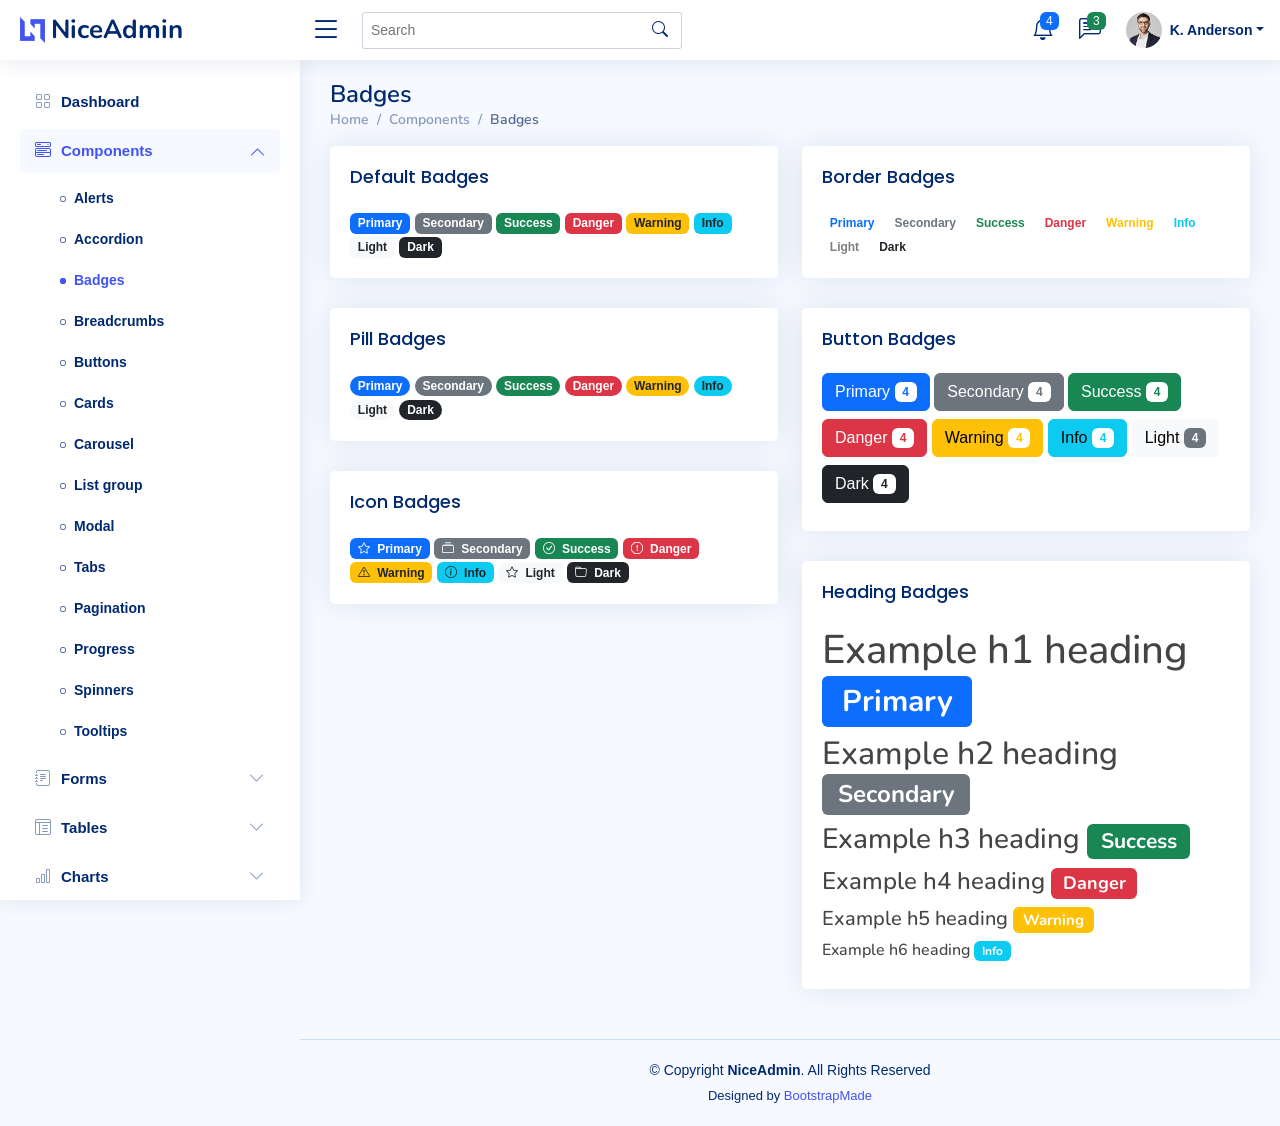
<file: THEME/components-badges.html>
<!DOCTYPE html>
<html lang="en">

<head>
  <meta charset="utf-8">
  <meta content="width=device-width, initial-scale=1.0" name="viewport">

  <title>Components / Badges - NiceAdmin Bootstrap Template</title>
  <meta content="" name="description">
  <meta content="" name="keywords">

  <!-- Favicons -->
  <link href="assets/img/favicon.png" rel="icon">
  <link href="assets/img/apple-touch-icon.png" rel="apple-touch-icon">

  <!-- Google Fonts -->
  <link href="https://fonts.gstatic.com" rel="preconnect">
  <link href="https://fonts.googleapis.com/css?family=Open+Sans:300,300i,400,400i,600,600i,700,700i|Nunito:300,300i,400,400i,600,600i,700,700i|Poppins:300,300i,400,400i,500,500i,600,600i,700,700i" rel="stylesheet">

  <!-- Vendor CSS Files -->
  <link href="assets/vendor/bootstrap/css/bootstrap.min.css" rel="stylesheet">
  <link href="assets/vendor/bootstrap-icons/bootstrap-icons.css" rel="stylesheet">
  <link href="assets/vendor/boxicons/css/boxicons.min.css" rel="stylesheet">
  <link href="assets/vendor/quill/quill.snow.css" rel="stylesheet">
  <link href="assets/vendor/quill/quill.bubble.css" rel="stylesheet">
  <link href="assets/vendor/remixicon/remixicon.css" rel="stylesheet">
  <link href="assets/vendor/simple-datatables/style.css" rel="stylesheet">

  <!-- Template Main CSS File -->
  <link href="assets/css/style.css" rel="stylesheet">

  <!-- =======================================================
  * Template Name: NiceAdmin - v2.3.1
  * Template URL: https://bootstrapmade.com/nice-admin-bootstrap-admin-html-template/
  * Author: BootstrapMade.com
  * License: https://bootstrapmade.com/license/
  ======================================================== -->
</head>

<body>

  <!-- ======= Header ======= -->
  <header id="header" class="header fixed-top d-flex align-items-center">

    <div class="d-flex align-items-center justify-content-between">
      <a href="index.html" class="logo d-flex align-items-center">
        <img src="assets/img/logo.png" alt="">
        <span class="d-none d-lg-block">NiceAdmin</span>
      </a>
      <i class="bi bi-list toggle-sidebar-btn"></i>
    </div><!-- End Logo -->

    <div class="search-bar">
      <form class="search-form d-flex align-items-center" method="POST" action="#">
        <input type="text" name="query" placeholder="Search" title="Enter search keyword">
        <button type="submit" title="Search"><i class="bi bi-search"></i></button>
      </form>
    </div><!-- End Search Bar -->

    <nav class="header-nav ms-auto">
      <ul class="d-flex align-items-center">

        <li class="nav-item d-block d-lg-none">
          <a class="nav-link nav-icon search-bar-toggle " href="#">
            <i class="bi bi-search"></i>
          </a>
        </li><!-- End Search Icon-->

        <li class="nav-item dropdown">

          <a class="nav-link nav-icon" href="#" data-bs-toggle="dropdown">
            <i class="bi bi-bell"></i>
            <span class="badge bg-primary badge-number">4</span>
          </a><!-- End Notification Icon -->

          <ul class="dropdown-menu dropdown-menu-end dropdown-menu-arrow notifications">
            <li class="dropdown-header">
              You have 4 new notifications
              <a href="#"><span class="badge rounded-pill bg-primary p-2 ms-2">View all</span></a>
            </li>
            <li>
              <hr class="dropdown-divider">
            </li>

            <li class="notification-item">
              <i class="bi bi-exclamation-circle text-warning"></i>
              <div>
                <h4>Lorem Ipsum</h4>
                <p>Quae dolorem earum veritatis oditseno</p>
                <p>30 min. ago</p>
              </div>
            </li>

            <li>
              <hr class="dropdown-divider">
            </li>

            <li class="notification-item">
              <i class="bi bi-x-circle text-danger"></i>
              <div>
                <h4>Atque rerum nesciunt</h4>
                <p>Quae dolorem earum veritatis oditseno</p>
                <p>1 hr. ago</p>
              </div>
            </li>

            <li>
              <hr class="dropdown-divider">
            </li>

            <li class="notification-item">
              <i class="bi bi-check-circle text-success"></i>
              <div>
                <h4>Sit rerum fuga</h4>
                <p>Quae dolorem earum veritatis oditseno</p>
                <p>2 hrs. ago</p>
              </div>
            </li>

            <li>
              <hr class="dropdown-divider">
            </li>

            <li class="notification-item">
              <i class="bi bi-info-circle text-primary"></i>
              <div>
                <h4>Dicta reprehenderit</h4>
                <p>Quae dolorem earum veritatis oditseno</p>
                <p>4 hrs. ago</p>
              </div>
            </li>

            <li>
              <hr class="dropdown-divider">
            </li>
            <li class="dropdown-footer">
              <a href="#">Show all notifications</a>
            </li>

          </ul><!-- End Notification Dropdown Items -->

        </li><!-- End Notification Nav -->

        <li class="nav-item dropdown">

          <a class="nav-link nav-icon" href="#" data-bs-toggle="dropdown">
            <i class="bi bi-chat-left-text"></i>
            <span class="badge bg-success badge-number">3</span>
          </a><!-- End Messages Icon -->

          <ul class="dropdown-menu dropdown-menu-end dropdown-menu-arrow messages">
            <li class="dropdown-header">
              You have 3 new messages
              <a href="#"><span class="badge rounded-pill bg-primary p-2 ms-2">View all</span></a>
            </li>
            <li>
              <hr class="dropdown-divider">
            </li>

            <li class="message-item">
              <a href="#">
                <img src="assets/img/messages-1.jpg" alt="" class="rounded-circle">
                <div>
                  <h4>Maria Hudson</h4>
                  <p>Velit asperiores et ducimus soluta repudiandae labore officia est ut...</p>
                  <p>4 hrs. ago</p>
                </div>
              </a>
            </li>
            <li>
              <hr class="dropdown-divider">
            </li>

            <li class="message-item">
              <a href="#">
                <img src="assets/img/messages-2.jpg" alt="" class="rounded-circle">
                <div>
                  <h4>Anna Nelson</h4>
                  <p>Velit asperiores et ducimus soluta repudiandae labore officia est ut...</p>
                  <p>6 hrs. ago</p>
                </div>
              </a>
            </li>
            <li>
              <hr class="dropdown-divider">
            </li>

            <li class="message-item">
              <a href="#">
                <img src="assets/img/messages-3.jpg" alt="" class="rounded-circle">
                <div>
                  <h4>David Muldon</h4>
                  <p>Velit asperiores et ducimus soluta repudiandae labore officia est ut...</p>
                  <p>8 hrs. ago</p>
                </div>
              </a>
            </li>
            <li>
              <hr class="dropdown-divider">
            </li>

            <li class="dropdown-footer">
              <a href="#">Show all messages</a>
            </li>

          </ul><!-- End Messages Dropdown Items -->

        </li><!-- End Messages Nav -->

        <li class="nav-item dropdown pe-3">

          <a class="nav-link nav-profile d-flex align-items-center pe-0" href="#" data-bs-toggle="dropdown">
            <img src="assets/img/profile-img.jpg" alt="Profile" class="rounded-circle">
            <span class="d-none d-md-block dropdown-toggle ps-2">K. Anderson</span>
          </a><!-- End Profile Iamge Icon -->

          <ul class="dropdown-menu dropdown-menu-end dropdown-menu-arrow profile">
            <li class="dropdown-header">
              <h6>Kevin Anderson</h6>
              <span>Web Designer</span>
            </li>
            <li>
              <hr class="dropdown-divider">
            </li>

            <li>
              <a class="dropdown-item d-flex align-items-center" href="users-profile.html">
                <i class="bi bi-person"></i>
                <span>My Profile</span>
              </a>
            </li>
            <li>
              <hr class="dropdown-divider">
            </li>

            <li>
              <a class="dropdown-item d-flex align-items-center" href="users-profile.html">
                <i class="bi bi-gear"></i>
                <span>Account Settings</span>
              </a>
            </li>
            <li>
              <hr class="dropdown-divider">
            </li>

            <li>
              <a class="dropdown-item d-flex align-items-center" href="pages-faq.html">
                <i class="bi bi-question-circle"></i>
                <span>Need Help?</span>
              </a>
            </li>
            <li>
              <hr class="dropdown-divider">
            </li>

            <li>
              <a class="dropdown-item d-flex align-items-center" href="#">
                <i class="bi bi-box-arrow-right"></i>
                <span>Sign Out</span>
              </a>
            </li>

          </ul><!-- End Profile Dropdown Items -->
        </li><!-- End Profile Nav -->

      </ul>
    </nav><!-- End Icons Navigation -->

  </header><!-- End Header -->

  <!-- ======= Sidebar ======= -->
  <aside id="sidebar" class="sidebar">

    <ul class="sidebar-nav" id="sidebar-nav">

      <li class="nav-item">
        <a class="nav-link collapsed" href="index.html">
          <i class="bi bi-grid"></i>
          <span>Dashboard</span>
        </a>
      </li><!-- End Dashboard Nav -->

      <li class="nav-item">
        <a class="nav-link " data-bs-target="#components-nav" data-bs-toggle="collapse" href="#">
          <i class="bi bi-menu-button-wide"></i><span>Components</span><i class="bi bi-chevron-down ms-auto"></i>
        </a>
        <ul id="components-nav" class="nav-content collapse show" data-bs-parent="#sidebar-nav">
          <li>
            <a href="components-alerts.html">
              <i class="bi bi-circle"></i><span>Alerts</span>
            </a>
          </li>
          <li>
            <a href="components-accordion.html">
              <i class="bi bi-circle"></i><span>Accordion</span>
            </a>
          </li>
          <li>
            <a href="components-badges.html" class="active">
              <i class="bi bi-circle"></i><span>Badges</span>
            </a>
          </li>
          <li>
            <a href="components-breadcrumbs.html">
              <i class="bi bi-circle"></i><span>Breadcrumbs</span>
            </a>
          </li>
          <li>
            <a href="components-buttons.html">
              <i class="bi bi-circle"></i><span>Buttons</span>
            </a>
          </li>
          <li>
            <a href="components-cards.html">
              <i class="bi bi-circle"></i><span>Cards</span>
            </a>
          </li>
          <li>
            <a href="components-carousel.html">
              <i class="bi bi-circle"></i><span>Carousel</span>
            </a>
          </li>
          <li>
            <a href="components-list-group.html">
              <i class="bi bi-circle"></i><span>List group</span>
            </a>
          </li>
          <li>
            <a href="components-modal.html">
              <i class="bi bi-circle"></i><span>Modal</span>
            </a>
          </li>
          <li>
            <a href="components-tabs.html">
              <i class="bi bi-circle"></i><span>Tabs</span>
            </a>
          </li>
          <li>
            <a href="components-pagination.html">
              <i class="bi bi-circle"></i><span>Pagination</span>
            </a>
          </li>
          <li>
            <a href="components-progress.html">
              <i class="bi bi-circle"></i><span>Progress</span>
            </a>
          </li>
          <li>
            <a href="components-spinners.html">
              <i class="bi bi-circle"></i><span>Spinners</span>
            </a>
          </li>
          <li>
            <a href="components-tooltips.html">
              <i class="bi bi-circle"></i><span>Tooltips</span>
            </a>
          </li>
        </ul>
      </li><!-- End Components Nav -->

      <li class="nav-item">
        <a class="nav-link collapsed" data-bs-target="#forms-nav" data-bs-toggle="collapse" href="#">
          <i class="bi bi-journal-text"></i><span>Forms</span><i class="bi bi-chevron-down ms-auto"></i>
        </a>
        <ul id="forms-nav" class="nav-content collapse " data-bs-parent="#sidebar-nav">
          <li>
            <a href="forms-elements.html">
              <i class="bi bi-circle"></i><span>Form Elements</span>
            </a>
          </li>
          <li>
            <a href="forms-layouts.html">
              <i class="bi bi-circle"></i><span>Form Layouts</span>
            </a>
          </li>
          <li>
            <a href="forms-editors.html">
              <i class="bi bi-circle"></i><span>Form Editors</span>
            </a>
          </li>
          <li>
            <a href="forms-validation.html">
              <i class="bi bi-circle"></i><span>Form Validation</span>
            </a>
          </li>
        </ul>
      </li><!-- End Forms Nav -->

      <li class="nav-item">
        <a class="nav-link collapsed" data-bs-target="#tables-nav" data-bs-toggle="collapse" href="#">
          <i class="bi bi-layout-text-window-reverse"></i><span>Tables</span><i class="bi bi-chevron-down ms-auto"></i>
        </a>
        <ul id="tables-nav" class="nav-content collapse " data-bs-parent="#sidebar-nav">
          <li>
            <a href="tables-general.html">
              <i class="bi bi-circle"></i><span>General Tables</span>
            </a>
          </li>
          <li>
            <a href="tables-data.html">
              <i class="bi bi-circle"></i><span>Data Tables</span>
            </a>
          </li>
        </ul>
      </li><!-- End Tables Nav -->

      <li class="nav-item">
        <a class="nav-link collapsed" data-bs-target="#charts-nav" data-bs-toggle="collapse" href="#">
          <i class="bi bi-bar-chart"></i><span>Charts</span><i class="bi bi-chevron-down ms-auto"></i>
        </a>
        <ul id="charts-nav" class="nav-content collapse " data-bs-parent="#sidebar-nav">
          <li>
            <a href="charts-chartjs.html">
              <i class="bi bi-circle"></i><span>Chart.js</span>
            </a>
          </li>
          <li>
            <a href="charts-apexcharts.html">
              <i class="bi bi-circle"></i><span>ApexCharts</span>
            </a>
          </li>
          <li>
            <a href="charts-echarts.html">
              <i class="bi bi-circle"></i><span>ECharts</span>
            </a>
          </li>
        </ul>
      </li><!-- End Charts Nav -->

      <li class="nav-item">
        <a class="nav-link collapsed" data-bs-target="#icons-nav" data-bs-toggle="collapse" href="#">
          <i class="bi bi-gem"></i><span>Icons</span><i class="bi bi-chevron-down ms-auto"></i>
        </a>
        <ul id="icons-nav" class="nav-content collapse " data-bs-parent="#sidebar-nav">
          <li>
            <a href="icons-bootstrap.html">
              <i class="bi bi-circle"></i><span>Bootstrap Icons</span>
            </a>
          </li>
          <li>
            <a href="icons-remix.html">
              <i class="bi bi-circle"></i><span>Remix Icons</span>
            </a>
          </li>
          <li>
            <a href="icons-boxicons.html">
              <i class="bi bi-circle"></i><span>Boxicons</span>
            </a>
          </li>
        </ul>
      </li><!-- End Icons Nav -->

      <li class="nav-heading">Pages</li>

      <li class="nav-item">
        <a class="nav-link collapsed" href="users-profile.html">
          <i class="bi bi-person"></i>
          <span>Profile</span>
        </a>
      </li><!-- End Profile Page Nav -->

      <li class="nav-item">
        <a class="nav-link collapsed" href="pages-faq.html">
          <i class="bi bi-question-circle"></i>
          <span>F.A.Q</span>
        </a>
      </li><!-- End F.A.Q Page Nav -->

      <li class="nav-item">
        <a class="nav-link collapsed" href="pages-contact.html">
          <i class="bi bi-envelope"></i>
          <span>Contact</span>
        </a>
      </li><!-- End Contact Page Nav -->

      <li class="nav-item">
        <a class="nav-link collapsed" href="pages-register.html">
          <i class="bi bi-card-list"></i>
          <span>Register</span>
        </a>
      </li><!-- End Register Page Nav -->

      <li class="nav-item">
        <a class="nav-link collapsed" href="pages-login.html">
          <i class="bi bi-box-arrow-in-right"></i>
          <span>Login</span>
        </a>
      </li><!-- End Login Page Nav -->

      <li class="nav-item">
        <a class="nav-link collapsed" href="pages-error-404.html">
          <i class="bi bi-dash-circle"></i>
          <span>Error 404</span>
        </a>
      </li><!-- End Error 404 Page Nav -->

      <li class="nav-item">
        <a class="nav-link collapsed" href="pages-blank.html">
          <i class="bi bi-file-earmark"></i>
          <span>Blank</span>
        </a>
      </li><!-- End Blank Page Nav -->

    </ul>

  </aside><!-- End Sidebar-->

  <main id="main" class="main">

    <div class="pagetitle">
      <h1>Badges</h1>
      <nav>
        <ol class="breadcrumb">
          <li class="breadcrumb-item"><a href="index.html">Home</a></li>
          <li class="breadcrumb-item">Components</li>
          <li class="breadcrumb-item active">Badges</li>
        </ol>
      </nav>
    </div><!-- End Page Title -->

    <section class="section">
      <div class="row">

        <div class="col-lg-6">

          <div class="card">
            <div class="card-body">
              <h5 class="card-title">Default Badges</h5>

              <span class="badge bg-primary">Primary</span>
              <span class="badge bg-secondary">Secondary</span>
              <span class="badge bg-success">Success</span>
              <span class="badge bg-danger">Danger</span>
              <span class="badge bg-warning text-dark">Warning</span>
              <span class="badge bg-info text-dark">Info</span>
              <span class="badge bg-light text-dark">Light</span>
              <span class="badge bg-dark">Dark</span>
            </div>
          </div><!-- End Default Badges -->

          <div class="card">
            <div class="card-body">
              <h5 class="card-title">Pill Badges</h5>
              <span class="badge rounded-pill bg-primary">Primary</span>
              <span class="badge rounded-pill bg-secondary">Secondary</span>
              <span class="badge rounded-pill bg-success">Success</span>
              <span class="badge rounded-pill bg-danger">Danger</span>
              <span class="badge rounded-pill bg-warning text-dark">Warning</span>
              <span class="badge rounded-pill bg-info text-dark">Info</span>
              <span class="badge rounded-pill bg-light text-dark">Light</span>
              <span class="badge rounded-pill bg-dark">Dark</span>
            </div>
          </div><!-- End Pill Badges -->

          <div class="card">
            <div class="card-body">
              <h5 class="card-title">Icon Badges</h5>
              <span class="badge bg-primary"><i class="bi bi-star me-1"></i> Primary</span>
              <span class="badge bg-secondary"><i class="bi bi-collection me-1"></i> Secondary</span>
              <span class="badge bg-success"><i class="bi bi-check-circle me-1"></i> Success</span>
              <span class="badge bg-danger"><i class="bi bi-exclamation-octagon me-1"></i> Danger</span>
              <span class="badge bg-warning text-dark"><i class="bi bi-exclamation-triangle me-1"></i> Warning</span>
              <span class="badge bg-info text-dark"><i class="bi bi-info-circle me-1"></i> Info</span>
              <span class="badge bg-light text-dark"><i class="bi bi-star me-1"></i> Light</span>
              <span class="badge bg-dark"><i class="bi bi-folder me-1"></i> Dark</span>
            </div>
          </div><!-- End Icon Badges -->

        </div>

        <div class="col-lg-6">

          <div class="card">
            <div class="card-body">
              <h5 class="card-title">Border Badges</h5>
              <span class="badge border-primary border-1 text-primary">Primary</span>
              <span class="badge border-secondary border-1 text-secondary">Secondary</span>
              <span class="badge border-success border-1 text-success">Success</span>
              <span class="badge border-danger border-1 text-danger">Danger</span>
              <span class="badge border-warning border-1 text-warning">Warning</span>
              <span class="badge border-info border-1 text-info">Info</span>
              <span class="badge border-light border-1 text-black-50">Light</span>
              <span class="badge border-dark border-1 text-dark">Dark</span>
            </div>
          </div><!-- End Border Badges -->

          <div class="card">
            <div class="card-body">
              <h5 class="card-title">Button Badges</h5>

              <button type="button" class="btn btn-primary mb-2">
                Primary <span class="badge bg-white text-primary">4</span>
              </button>
              <button type="button" class="btn btn-secondary mb-2">
                Secondary <span class="badge bg-white text-secondary">4</span>
              </button>
              <button type="button" class="btn btn-success mb-2">
                Success <span class="badge bg-white text-success">4</span>
              </button>
              <button type="button" class="btn btn-danger mb-2">
                Danger <span class="badge bg-white text-danger">4</span>
              </button>
              <button type="button" class="btn btn-warning mb-2">
                Warning <span class="badge bg-white text-warning">4</span>
              </button>
              <button type="button" class="btn btn-info mb-2">
                Info <span class="badge bg-white text-info">4</span>
              </button>
              <button type="button" class="btn btn-light mb-2">
                Light <span class="badge bg-secondary text-light">4</span>
              </button>
              <button type="button" class="btn btn-dark mb-2">
                Dark <span class="badge bg-white text-dark">4</span>
              </button>
            </div>
          </div><!-- End Button Badges -->

          <div class="card">
            <div class="card-body">
              <h5 class="card-title">Heading Badges</h5>

              <h1>Example h1 heading <span class="badge bg-primary">Primary</span></h1>
              <h2>Example h2 heading <span class="badge bg-secondary">Secondary</span></h2>
              <h3>Example h3 heading <span class="badge bg-success">Success</span></h3>
              <h4>Example h4 heading <span class="badge bg-danger">Danger</span></h4>
              <h5>Example h5 heading <span class="badge bg-warning">Warning</span></h5>
              <h6>Example h6 heading <span class="badge bg-info">Info</span></h6>
            </div>
          </div><!-- End Heading Badges -->

        </div>

      </div>
    </section>

  </main><!-- End #main -->

  <!-- ======= Footer ======= -->
  <footer id="footer" class="footer">
    <div class="copyright">
      &copy; Copyright <strong><span>NiceAdmin</span></strong>. All Rights Reserved
    </div>
    <div class="credits">
      <!-- All the links in the footer should remain intact. -->
      <!-- You can delete the links only if you purchased the pro version. -->
      <!-- Licensing information: https://bootstrapmade.com/license/ -->
      <!-- Purchase the pro version with working PHP/AJAX contact form: https://bootstrapmade.com/nice-admin-bootstrap-admin-html-template/ -->
      Designed by <a href="https://bootstrapmade.com/">BootstrapMade</a>
    </div>
  </footer><!-- End Footer -->

  <a href="#" class="back-to-top d-flex align-items-center justify-content-center"><i class="bi bi-arrow-up-short"></i></a>

  <!-- Vendor JS Files -->
  <script src="assets/vendor/apexcharts/apexcharts.min.js"></script>
  <script src="assets/vendor/bootstrap/js/bootstrap.bundle.min.js"></script>
  <script src="assets/vendor/chart.js/chart.min.js"></script>
  <script src="assets/vendor/echarts/echarts.min.js"></script>
  <script src="assets/vendor/quill/quill.min.js"></script>
  <script src="assets/vendor/simple-datatables/simple-datatables.js"></script>
  <script src="assets/vendor/tinymce/tinymce.min.js"></script>
  <script src="assets/vendor/php-email-form/validate.js"></script>

  <!-- Template Main JS File -->
  <script src="assets/js/main.js"></script>

</body>

</html>
</file>
<file: THEME/assets/vendor/quill/quill.snow.css>
/*!
 * Quill Editor v1.3.7
 * https://quilljs.com/
 * Copyright (c) 2014, Jason Chen
 * Copyright (c) 2013, salesforce.com
 */
.ql-container {
  box-sizing: border-box;
  font-family: Helvetica, Arial, sans-serif;
  font-size: 13px;
  height: 100%;
  margin: 0px;
  position: relative;
}
.ql-container.ql-disabled .ql-tooltip {
  visibility: hidden;
}
.ql-container.ql-disabled .ql-editor ul[data-checked] > li::before {
  pointer-events: none;
}
.ql-clipboard {
  left: -100000px;
  height: 1px;
  overflow-y: hidden;
  position: absolute;
  top: 50%;
}
.ql-clipboard p {
  margin: 0;
  padding: 0;
}
.ql-editor {
  box-sizing: border-box;
  line-height: 1.42;
  height: 100%;
  outline: none;
  overflow-y: auto;
  padding: 12px 15px;
  tab-size: 4;
  -moz-tab-size: 4;
  text-align: left;
  white-space: pre-wrap;
  word-wrap: break-word;
}
.ql-editor > * {
  cursor: text;
}
.ql-editor p,
.ql-editor ol,
.ql-editor ul,
.ql-editor pre,
.ql-editor blockquote,
.ql-editor h1,
.ql-editor h2,
.ql-editor h3,
.ql-editor h4,
.ql-editor h5,
.ql-editor h6 {
  margin: 0;
  padding: 0;
  counter-reset: list-1 list-2 list-3 list-4 list-5 list-6 list-7 list-8 list-9;
}
.ql-editor ol,
.ql-editor ul {
  padding-left: 1.5em;
}
.ql-editor ol > li,
.ql-editor ul > li {
  list-style-type: none;
}
.ql-editor ul > li::before {
  content: '\2022';
}
.ql-editor ul[data-checked=true],
.ql-editor ul[data-checked=false] {
  pointer-events: none;
}
.ql-editor ul[data-checked=true] > li *,
.ql-editor ul[data-checked=false] > li * {
  pointer-events: all;
}
.ql-editor ul[data-checked=true] > li::before,
.ql-editor ul[data-checked=false] > li::before {
  color: #777;
  cursor: pointer;
  pointer-events: all;
}
.ql-editor ul[data-checked=true] > li::before {
  content: '\2611';
}
.ql-editor ul[data-checked=false] > li::before {
  content: '\2610';
}
.ql-editor li::before {
  display: inline-block;
  white-space: nowrap;
  width: 1.2em;
}
.ql-editor li:not(.ql-direction-rtl)::before {
  margin-left: -1.5em;
  margin-right: 0.3em;
  text-align: right;
}
.ql-editor li.ql-direction-rtl::before {
  margin-left: 0.3em;
  margin-right: -1.5em;
}
.ql-editor ol li:not(.ql-direction-rtl),
.ql-editor ul li:not(.ql-direction-rtl) {
  padding-left: 1.5em;
}
.ql-editor ol li.ql-direction-rtl,
.ql-editor ul li.ql-direction-rtl {
  padding-right: 1.5em;
}
.ql-editor ol li {
  counter-reset: list-1 list-2 list-3 list-4 list-5 list-6 list-7 list-8 list-9;
  counter-increment: list-0;
}
.ql-editor ol li:before {
  content: counter(list-0, decimal) '. ';
}
.ql-editor ol li.ql-indent-1 {
  counter-increment: list-1;
}
.ql-editor ol li.ql-indent-1:before {
  content: counter(list-1, lower-alpha) '. ';
}
.ql-editor ol li.ql-indent-1 {
  counter-reset: list-2 list-3 list-4 list-5 list-6 list-7 list-8 list-9;
}
.ql-editor ol li.ql-indent-2 {
  counter-increment: list-2;
}
.ql-editor ol li.ql-indent-2:before {
  content: counter(list-2, lower-roman) '. ';
}
.ql-editor ol li.ql-indent-2 {
  counter-reset: list-3 list-4 list-5 list-6 list-7 list-8 list-9;
}
.ql-editor ol li.ql-indent-3 {
  counter-increment: list-3;
}
.ql-editor ol li.ql-indent-3:before {
  content: counter(list-3, decimal) '. ';
}
.ql-editor ol li.ql-indent-3 {
  counter-reset: list-4 list-5 list-6 list-7 list-8 list-9;
}
.ql-editor ol li.ql-indent-4 {
  counter-increment: list-4;
}
.ql-editor ol li.ql-indent-4:before {
  content: counter(list-4, lower-alpha) '. ';
}
.ql-editor ol li.ql-indent-4 {
  counter-reset: list-5 list-6 list-7 list-8 list-9;
}
.ql-editor ol li.ql-indent-5 {
  counter-increment: list-5;
}
.ql-editor ol li.ql-indent-5:before {
  content: counter(list-5, lower-roman) '. ';
}
.ql-editor ol li.ql-indent-5 {
  counter-reset: list-6 list-7 list-8 list-9;
}
.ql-editor ol li.ql-indent-6 {
  counter-increment: list-6;
}
.ql-editor ol li.ql-indent-6:before {
  content: counter(list-6, decimal) '. ';
}
.ql-editor ol li.ql-indent-6 {
  counter-reset: list-7 list-8 list-9;
}
.ql-editor ol li.ql-indent-7 {
  counter-increment: list-7;
}
.ql-editor ol li.ql-indent-7:before {
  content: counter(list-7, lower-alpha) '. ';
}
.ql-editor ol li.ql-indent-7 {
  counter-reset: list-8 list-9;
}
.ql-editor ol li.ql-indent-8 {
  counter-increment: list-8;
}
.ql-editor ol li.ql-indent-8:before {
  content: counter(list-8, lower-roman) '. ';
}
.ql-editor ol li.ql-indent-8 {
  counter-reset: list-9;
}
.ql-editor ol li.ql-indent-9 {
  counter-increment: list-9;
}
.ql-editor ol li.ql-indent-9:before {
  content: counter(list-9, decimal) '. ';
}
.ql-editor .ql-indent-1:not(.ql-direction-rtl) {
  padding-left: 3em;
}
.ql-editor li.ql-indent-1:not(.ql-direction-rtl) {
  padding-left: 4.5em;
}
.ql-editor .ql-indent-1.ql-direction-rtl.ql-align-right {
  padding-right: 3em;
}
.ql-editor li.ql-indent-1.ql-direction-rtl.ql-align-right {
  padding-right: 4.5em;
}
.ql-editor .ql-indent-2:not(.ql-direction-rtl) {
  padding-left: 6em;
}
.ql-editor li.ql-indent-2:not(.ql-direction-rtl) {
  padding-left: 7.5em;
}
.ql-editor .ql-indent-2.ql-direction-rtl.ql-align-right {
  padding-right: 6em;
}
.ql-editor li.ql-indent-2.ql-direction-rtl.ql-align-right {
  padding-right: 7.5em;
}
.ql-editor .ql-indent-3:not(.ql-direction-rtl) {
  padding-left: 9em;
}
.ql-editor li.ql-indent-3:not(.ql-direction-rtl) {
  padding-left: 10.5em;
}
.ql-editor .ql-indent-3.ql-direction-rtl.ql-align-right {
  padding-right: 9em;
}
.ql-editor li.ql-indent-3.ql-direction-rtl.ql-align-right {
  padding-right: 10.5em;
}
.ql-editor .ql-indent-4:not(.ql-direction-rtl) {
  padding-left: 12em;
}
.ql-editor li.ql-indent-4:not(.ql-direction-rtl) {
  padding-left: 13.5em;
}
.ql-editor .ql-indent-4.ql-direction-rtl.ql-align-right {
  padding-right: 12em;
}
.ql-editor li.ql-indent-4.ql-direction-rtl.ql-align-right {
  padding-right: 13.5em;
}
.ql-editor .ql-indent-5:not(.ql-direction-rtl) {
  padding-left: 15em;
}
.ql-editor li.ql-indent-5:not(.ql-direction-rtl) {
  padding-left: 16.5em;
}
.ql-editor .ql-indent-5.ql-direction-rtl.ql-align-right {
  padding-right: 15em;
}
.ql-editor li.ql-indent-5.ql-direction-rtl.ql-align-right {
  padding-right: 16.5em;
}
.ql-editor .ql-indent-6:not(.ql-direction-rtl) {
  padding-left: 18em;
}
.ql-editor li.ql-indent-6:not(.ql-direction-rtl) {
  padding-left: 19.5em;
}
.ql-editor .ql-indent-6.ql-direction-rtl.ql-align-right {
  padding-right: 18em;
}
.ql-editor li.ql-indent-6.ql-direction-rtl.ql-align-right {
  padding-right: 19.5em;
}
.ql-editor .ql-indent-7:not(.ql-direction-rtl) {
  padding-left: 21em;
}
.ql-editor li.ql-indent-7:not(.ql-direction-rtl) {
  padding-left: 22.5em;
}
.ql-editor .ql-indent-7.ql-direction-rtl.ql-align-right {
  padding-right: 21em;
}
.ql-editor li.ql-indent-7.ql-direction-rtl.ql-align-right {
  padding-right: 22.5em;
}
.ql-editor .ql-indent-8:not(.ql-direction-rtl) {
  padding-left: 24em;
}
.ql-editor li.ql-indent-8:not(.ql-direction-rtl) {
  padding-left: 25.5em;
}
.ql-editor .ql-indent-8.ql-direction-rtl.ql-align-right {
  padding-right: 24em;
}
.ql-editor li.ql-indent-8.ql-direction-rtl.ql-align-right {
  padding-right: 25.5em;
}
.ql-editor .ql-indent-9:not(.ql-direction-rtl) {
  padding-left: 27em;
}
.ql-editor li.ql-indent-9:not(.ql-direction-rtl) {
  padding-left: 28.5em;
}
.ql-editor .ql-indent-9.ql-direction-rtl.ql-align-right {
  padding-right: 27em;
}
.ql-editor li.ql-indent-9.ql-direction-rtl.ql-align-right {
  padding-right: 28.5em;
}
.ql-editor .ql-video {
  display: block;
  max-width: 100%;
}
.ql-editor .ql-video.ql-align-center {
  margin: 0 auto;
}
.ql-editor .ql-video.ql-align-right {
  margin: 0 0 0 auto;
}
.ql-editor .ql-bg-black {
  background-color: #000;
}
.ql-editor .ql-bg-red {
  background-color: #e60000;
}
.ql-editor .ql-bg-orange {
  background-color: #f90;
}
.ql-editor .ql-bg-yellow {
  background-color: #ff0;
}
.ql-editor .ql-bg-green {
  background-color: #008a00;
}
.ql-editor .ql-bg-blue {
  background-color: #06c;
}
.ql-editor .ql-bg-purple {
  background-color: #93f;
}
.ql-editor .ql-color-white {
  color: #fff;
}
.ql-editor .ql-color-red {
  color: #e60000;
}
.ql-editor .ql-color-orange {
  color: #f90;
}
.ql-editor .ql-color-yellow {
  color: #ff0;
}
.ql-editor .ql-color-green {
  color: #008a00;
}
.ql-editor .ql-color-blue {
  color: #06c;
}
.ql-editor .ql-color-purple {
  color: #93f;
}
.ql-editor .ql-font-serif {
  font-family: Georgia, Times New Roman, serif;
}
.ql-editor .ql-font-monospace {
  font-family: Monaco, Courier New, monospace;
}
.ql-editor .ql-size-small {
  font-size: 0.75em;
}
.ql-editor .ql-size-large {
  font-size: 1.5em;
}
.ql-editor .ql-size-huge {
  font-size: 2.5em;
}
.ql-editor .ql-direction-rtl {
  direction: rtl;
  text-align: inherit;
}
.ql-editor .ql-align-center {
  text-align: center;
}
.ql-editor .ql-align-justify {
  text-align: justify;
}
.ql-editor .ql-align-right {
  text-align: right;
}
.ql-editor.ql-blank::before {
  color: rgba(0,0,0,0.6);
  content: attr(data-placeholder);
  font-style: italic;
  left: 15px;
  pointer-events: none;
  position: absolute;
  right: 15px;
}
.ql-snow.ql-toolbar:after,
.ql-snow .ql-toolbar:after {
  clear: both;
  content: '';
  display: table;
}
.ql-snow.ql-toolbar button,
.ql-snow .ql-toolbar button {
  background: none;
  border: none;
  cursor: pointer;
  display: inline-block;
  float: left;
  height: 24px;
  padding: 3px 5px;
  width: 28px;
}
.ql-snow.ql-toolbar button svg,
.ql-snow .ql-toolbar button svg {
  float: left;
  height: 100%;
}
.ql-snow.ql-toolbar button:active:hover,
.ql-snow .ql-toolbar button:active:hover {
  outline: none;
}
.ql-snow.ql-toolbar input.ql-image[type=file],
.ql-snow .ql-toolbar input.ql-image[type=file] {
  display: none;
}
.ql-snow.ql-toolbar button:hover,
.ql-snow .ql-toolbar button:hover,
.ql-snow.ql-toolbar button:focus,
.ql-snow .ql-toolbar button:focus,
.ql-snow.ql-toolbar button.ql-active,
.ql-snow .ql-toolbar button.ql-active,
.ql-snow.ql-toolbar .ql-picker-label:hover,
.ql-snow .ql-toolbar .ql-picker-label:hover,
.ql-snow.ql-toolbar .ql-picker-label.ql-active,
.ql-snow .ql-toolbar .ql-picker-label.ql-active,
.ql-snow.ql-toolbar .ql-picker-item:hover,
.ql-snow .ql-toolbar .ql-picker-item:hover,
.ql-snow.ql-toolbar .ql-picker-item.ql-selected,
.ql-snow .ql-toolbar .ql-picker-item.ql-selected {
  color: #06c;
}
.ql-snow.ql-toolbar button:hover .ql-fill,
.ql-snow .ql-toolbar button:hover .ql-fill,
.ql-snow.ql-toolbar button:focus .ql-fill,
.ql-snow .ql-toolbar button:focus .ql-fill,
.ql-snow.ql-toolbar button.ql-active .ql-fill,
.ql-snow .ql-toolbar button.ql-active .ql-fill,
.ql-snow.ql-toolbar .ql-picker-label:hover .ql-fill,
.ql-snow .ql-toolbar .ql-picker-label:hover .ql-fill,
.ql-snow.ql-toolbar .ql-picker-label.ql-active .ql-fill,
.ql-snow .ql-toolbar .ql-picker-label.ql-active .ql-fill,
.ql-snow.ql-toolbar .ql-picker-item:hover .ql-fill,
.ql-snow .ql-toolbar .ql-picker-item:hover .ql-fill,
.ql-snow.ql-toolbar .ql-picker-item.ql-selected .ql-fill,
.ql-snow .ql-toolbar .ql-picker-item.ql-selected .ql-fill,
.ql-snow.ql-toolbar button:hover .ql-stroke.ql-fill,
.ql-snow .ql-toolbar button:hover .ql-stroke.ql-fill,
.ql-snow.ql-toolbar button:focus .ql-stroke.ql-fill,
.ql-snow .ql-toolbar button:focus .ql-stroke.ql-fill,
.ql-snow.ql-toolbar button.ql-active .ql-stroke.ql-fill,
.ql-snow .ql-toolbar button.ql-active .ql-stroke.ql-fill,
.ql-snow.ql-toolbar .ql-picker-label:hover .ql-stroke.ql-fill,
.ql-snow .ql-toolbar .ql-picker-label:hover .ql-stroke.ql-fill,
.ql-snow.ql-toolbar .ql-picker-label.ql-active .ql-stroke.ql-fill,
.ql-snow .ql-toolbar .ql-picker-label.ql-active .ql-stroke.ql-fill,
.ql-snow.ql-toolbar .ql-picker-item:hover .ql-stroke.ql-fill,
.ql-snow .ql-toolbar .ql-picker-item:hover .ql-stroke.ql-fill,
.ql-snow.ql-toolbar .ql-picker-item.ql-selected .ql-stroke.ql-fill,
.ql-snow .ql-toolbar .ql-picker-item.ql-selected .ql-stroke.ql-fill {
  fill: #06c;
}
.ql-snow.ql-toolbar button:hover .ql-stroke,
.ql-snow .ql-toolbar button:hover .ql-stroke,
.ql-snow.ql-toolbar button:focus .ql-stroke,
.ql-snow .ql-toolbar button:focus .ql-stroke,
.ql-snow.ql-toolbar button.ql-active .ql-stroke,
.ql-snow .ql-toolbar button.ql-active .ql-stroke,
.ql-snow.ql-toolbar .ql-picker-label:hover .ql-stroke,
.ql-snow .ql-toolbar .ql-picker-label:hover .ql-stroke,
.ql-snow.ql-toolbar .ql-picker-label.ql-active .ql-stroke,
.ql-snow .ql-toolbar .ql-picker-label.ql-active .ql-stroke,
.ql-snow.ql-toolbar .ql-picker-item:hover .ql-stroke,
.ql-snow .ql-toolbar .ql-picker-item:hover .ql-stroke,
.ql-snow.ql-toolbar .ql-picker-item.ql-selected .ql-stroke,
.ql-snow .ql-toolbar .ql-picker-item.ql-selected .ql-stroke,
.ql-snow.ql-toolbar button:hover .ql-stroke-miter,
.ql-snow .ql-toolbar button:hover .ql-stroke-miter,
.ql-snow.ql-toolbar button:focus .ql-stroke-miter,
.ql-snow .ql-toolbar button:focus .ql-stroke-miter,
.ql-snow.ql-toolbar button.ql-active .ql-stroke-miter,
.ql-snow .ql-toolbar button.ql-active .ql-stroke-miter,
.ql-snow.ql-toolbar .ql-picker-label:hover .ql-stroke-miter,
.ql-snow .ql-toolbar .ql-picker-label:hover .ql-stroke-miter,
.ql-snow.ql-toolbar .ql-picker-label.ql-active .ql-stroke-miter,
.ql-snow .ql-toolbar .ql-picker-label.ql-active .ql-stroke-miter,
.ql-snow.ql-toolbar .ql-picker-item:hover .ql-stroke-miter,
.ql-snow .ql-toolbar .ql-picker-item:hover .ql-stroke-miter,
.ql-snow.ql-toolbar .ql-picker-item.ql-selected .ql-stroke-miter,
.ql-snow .ql-toolbar .ql-picker-item.ql-selected .ql-stroke-miter {
  stroke: #06c;
}
@media (pointer: coarse) {
  .ql-snow.ql-toolbar button:hover:not(.ql-active),
  .ql-snow .ql-toolbar button:hover:not(.ql-active) {
    color: #444;
  }
  .ql-snow.ql-toolbar button:hover:not(.ql-active) .ql-fill,
  .ql-snow .ql-toolbar button:hover:not(.ql-active) .ql-fill,
  .ql-snow.ql-toolbar button:hover:not(.ql-active) .ql-stroke.ql-fill,
  .ql-snow .ql-toolbar button:hover:not(.ql-active) .ql-stroke.ql-fill {
    fill: #444;
  }
  .ql-snow.ql-toolbar button:hover:not(.ql-active) .ql-stroke,
  .ql-snow .ql-toolbar button:hover:not(.ql-active) .ql-stroke,
  .ql-snow.ql-toolbar button:hover:not(.ql-active) .ql-stroke-miter,
  .ql-snow .ql-toolbar button:hover:not(.ql-active) .ql-stroke-miter {
    stroke: #444;
  }
}
.ql-snow {
  box-sizing: border-box;
}
.ql-snow * {
  box-sizing: border-box;
}
.ql-snow .ql-hidden {
  display: none;
}
.ql-snow .ql-out-bottom,
.ql-snow .ql-out-top {
  visibility: hidden;
}
.ql-snow .ql-tooltip {
  position: absolute;
  transform: translateY(10px);
}
.ql-snow .ql-tooltip a {
  cursor: pointer;
  text-decoration: none;
}
.ql-snow .ql-tooltip.ql-flip {
  transform: translateY(-10px);
}
.ql-snow .ql-formats {
  display: inline-block;
  vertical-align: middle;
}
.ql-snow .ql-formats:after {
  clear: both;
  content: '';
  display: table;
}
.ql-snow .ql-stroke {
  fill: none;
  stroke: #444;
  stroke-linecap: round;
  stroke-linejoin: round;
  stroke-width: 2;
}
.ql-snow .ql-stroke-miter {
  fill: none;
  stroke: #444;
  stroke-miterlimit: 10;
  stroke-width: 2;
}
.ql-snow .ql-fill,
.ql-snow .ql-stroke.ql-fill {
  fill: #444;
}
.ql-snow .ql-empty {
  fill: none;
}
.ql-snow .ql-even {
  fill-rule: evenodd;
}
.ql-snow .ql-thin,
.ql-snow .ql-stroke.ql-thin {
  stroke-width: 1;
}
.ql-snow .ql-transparent {
  opacity: 0.4;
}
.ql-snow .ql-direction svg:last-child {
  display: none;
}
.ql-snow .ql-direction.ql-active svg:last-child {
  display: inline;
}
.ql-snow .ql-direction.ql-active svg:first-child {
  display: none;
}
.ql-snow .ql-editor h1 {
  font-size: 2em;
}
.ql-snow .ql-editor h2 {
  font-size: 1.5em;
}
.ql-snow .ql-editor h3 {
  font-size: 1.17em;
}
.ql-snow .ql-editor h4 {
  font-size: 1em;
}
.ql-snow .ql-editor h5 {
  font-size: 0.83em;
}
.ql-snow .ql-editor h6 {
  font-size: 0.67em;
}
.ql-snow .ql-editor a {
  text-decoration: underline;
}
.ql-snow .ql-editor blockquote {
  border-left: 4px solid #ccc;
  margin-bottom: 5px;
  margin-top: 5px;
  padding-left: 16px;
}
.ql-snow .ql-editor code,
.ql-snow .ql-editor pre {
  background-color: #f0f0f0;
  border-radius: 3px;
}
.ql-snow .ql-editor pre {
  white-space: pre-wrap;
  margin-bottom: 5px;
  margin-top: 5px;
  padding: 5px 10px;
}
.ql-snow .ql-editor code {
  font-size: 85%;
  padding: 2px 4px;
}
.ql-snow .ql-editor pre.ql-syntax {
  background-color: #23241f;
  color: #f8f8f2;
  overflow: visible;
}
.ql-snow .ql-editor img {
  max-width: 100%;
}
.ql-snow .ql-picker {
  color: #444;
  display: inline-block;
  float: left;
  font-size: 14px;
  font-weight: 500;
  height: 24px;
  position: relative;
  vertical-align: middle;
}
.ql-snow .ql-picker-label {
  cursor: pointer;
  display: inline-block;
  height: 100%;
  padding-left: 8px;
  padding-right: 2px;
  position: relative;
  width: 100%;
}
.ql-snow .ql-picker-label::before {
  display: inline-block;
  line-height: 22px;
}
.ql-snow .ql-picker-options {
  background-color: #fff;
  display: none;
  min-width: 100%;
  padding: 4px 8px;
  position: absolute;
  white-space: nowrap;
}
.ql-snow .ql-picker-options .ql-picker-item {
  cursor: pointer;
  display: block;
  padding-bottom: 5px;
  padding-top: 5px;
}
.ql-snow .ql-picker.ql-expanded .ql-picker-label {
  color: #ccc;
  z-index: 2;
}
.ql-snow .ql-picker.ql-expanded .ql-picker-label .ql-fill {
  fill: #ccc;
}
.ql-snow .ql-picker.ql-expanded .ql-picker-label .ql-stroke {
  stroke: #ccc;
}
.ql-snow .ql-picker.ql-expanded .ql-picker-options {
  display: block;
  margin-top: -1px;
  top: 100%;
  z-index: 1;
}
.ql-snow .ql-color-picker,
.ql-snow .ql-icon-picker {
  width: 28px;
}
.ql-snow .ql-color-picker .ql-picker-label,
.ql-snow .ql-icon-picker .ql-picker-label {
  padding: 2px 4px;
}
.ql-snow .ql-color-picker .ql-picker-label svg,
.ql-snow .ql-icon-picker .ql-picker-label svg {
  right: 4px;
}
.ql-snow .ql-icon-picker .ql-picker-options {
  padding: 4px 0px;
}
.ql-snow .ql-icon-picker .ql-picker-item {
  height: 24px;
  width: 24px;
  padding: 2px 4px;
}
.ql-snow .ql-color-picker .ql-picker-options {
  padding: 3px 5px;
  width: 152px;
}
.ql-snow .ql-color-picker .ql-picker-item {
  border: 1px solid transparent;
  float: left;
  height: 16px;
  margin: 2px;
  padding: 0px;
  width: 16px;
}
.ql-snow .ql-picker:not(.ql-color-picker):not(.ql-icon-picker) svg {
  position: absolute;
  margin-top: -9px;
  right: 0;
  top: 50%;
  width: 18px;
}
.ql-snow .ql-picker.ql-header .ql-picker-label[data-label]:not([data-label=''])::before,
.ql-snow .ql-picker.ql-font .ql-picker-label[data-label]:not([data-label=''])::before,
.ql-snow .ql-picker.ql-size .ql-picker-label[data-label]:not([data-label=''])::before,
.ql-snow .ql-picker.ql-header .ql-picker-item[data-label]:not([data-label=''])::before,
.ql-snow .ql-picker.ql-font .ql-picker-item[data-label]:not([data-label=''])::before,
.ql-snow .ql-picker.ql-size .ql-picker-item[data-label]:not([data-label=''])::before {
  content: attr(data-label);
}
.ql-snow .ql-picker.ql-header {
  width: 98px;
}
.ql-snow .ql-picker.ql-header .ql-picker-label::before,
.ql-snow .ql-picker.ql-header .ql-picker-item::before {
  content: 'Normal';
}
.ql-snow .ql-picker.ql-header .ql-picker-label[data-value="1"]::before,
.ql-snow .ql-picker.ql-header .ql-picker-item[data-value="1"]::before {
  content: 'Heading 1';
}
.ql-snow .ql-picker.ql-header .ql-picker-label[data-value="2"]::before,
.ql-snow .ql-picker.ql-header .ql-picker-item[data-value="2"]::before {
  content: 'Heading 2';
}
.ql-snow .ql-picker.ql-header .ql-picker-label[data-value="3"]::before,
.ql-snow .ql-picker.ql-header .ql-picker-item[data-value="3"]::before {
  content: 'Heading 3';
}
.ql-snow .ql-picker.ql-header .ql-picker-label[data-value="4"]::before,
.ql-snow .ql-picker.ql-header .ql-picker-item[data-value="4"]::before {
  content: 'Heading 4';
}
.ql-snow .ql-picker.ql-header .ql-picker-label[data-value="5"]::before,
.ql-snow .ql-picker.ql-header .ql-picker-item[data-value="5"]::before {
  content: 'Heading 5';
}
.ql-snow .ql-picker.ql-header .ql-picker-label[data-value="6"]::before,
.ql-snow .ql-picker.ql-header .ql-picker-item[data-value="6"]::before {
  content: 'Heading 6';
}
.ql-snow .ql-picker.ql-header .ql-picker-item[data-value="1"]::before {
  font-size: 2em;
}
.ql-snow .ql-picker.ql-header .ql-picker-item[data-value="2"]::before {
  font-size: 1.5em;
}
.ql-snow .ql-picker.ql-header .ql-picker-item[data-value="3"]::before {
  font-size: 1.17em;
}
.ql-snow .ql-picker.ql-header .ql-picker-item[data-value="4"]::before {
  font-size: 1em;
}
.ql-snow .ql-picker.ql-header .ql-picker-item[data-value="5"]::before {
  font-size: 0.83em;
}
.ql-snow .ql-picker.ql-header .ql-picker-item[data-value="6"]::before {
  font-size: 0.67em;
}
.ql-snow .ql-picker.ql-font {
  width: 108px;
}
.ql-snow .ql-picker.ql-font .ql-picker-label::before,
.ql-snow .ql-picker.ql-font .ql-picker-item::before {
  content: 'Sans Serif';
}
.ql-snow .ql-picker.ql-font .ql-picker-label[data-value=serif]::before,
.ql-snow .ql-picker.ql-font .ql-picker-item[data-value=serif]::before {
  content: 'Serif';
}
.ql-snow .ql-picker.ql-font .ql-picker-label[data-value=monospace]::before,
.ql-snow .ql-picker.ql-font .ql-picker-item[data-value=monospace]::before {
  content: 'Monospace';
}
.ql-snow .ql-picker.ql-font .ql-picker-item[data-value=serif]::before {
  font-family: Georgia, Times New Roman, serif;
}
.ql-snow .ql-picker.ql-font .ql-picker-item[data-value=monospace]::before {
  font-family: Monaco, Courier New, monospace;
}
.ql-snow .ql-picker.ql-size {
  width: 98px;
}
.ql-snow .ql-picker.ql-size .ql-picker-label::before,
.ql-snow .ql-picker.ql-size .ql-picker-item::before {
  content: 'Normal';
}
.ql-snow .ql-picker.ql-size .ql-picker-label[data-value=small]::before,
.ql-snow .ql-picker.ql-size .ql-picker-item[data-value=small]::before {
  content: 'Small';
}
.ql-snow .ql-picker.ql-size .ql-picker-label[data-value=large]::before,
.ql-snow .ql-picker.ql-size .ql-picker-item[data-value=large]::before {
  content: 'Large';
}
.ql-snow .ql-picker.ql-size .ql-picker-label[data-value=huge]::before,
.ql-snow .ql-picker.ql-size .ql-picker-item[data-value=huge]::before {
  content: 'Huge';
}
.ql-snow .ql-picker.ql-size .ql-picker-item[data-value=small]::before {
  font-size: 10px;
}
.ql-snow .ql-picker.ql-size .ql-picker-item[data-value=large]::before {
  font-size: 18px;
}
.ql-snow .ql-picker.ql-size .ql-picker-item[data-value=huge]::before {
  font-size: 32px;
}
.ql-snow .ql-color-picker.ql-background .ql-picker-item {
  background-color: #fff;
}
.ql-snow .ql-color-picker.ql-color .ql-picker-item {
  background-color: #000;
}
.ql-toolbar.ql-snow {
  border: 1px solid #ccc;
  box-sizing: border-box;
  font-family: 'Helvetica Neue', 'Helvetica', 'Arial', sans-serif;
  padding: 8px;
}
.ql-toolbar.ql-snow .ql-formats {
  margin-right: 15px;
}
.ql-toolbar.ql-snow .ql-picker-label {
  border: 1px solid transparent;
}
.ql-toolbar.ql-snow .ql-picker-options {
  border: 1px solid transparent;
  box-shadow: rgba(0,0,0,0.2) 0 2px 8px;
}
.ql-toolbar.ql-snow .ql-picker.ql-expanded .ql-picker-label {
  border-color: #ccc;
}
.ql-toolbar.ql-snow .ql-picker.ql-expanded .ql-picker-options {
  border-color: #ccc;
}
.ql-toolbar.ql-snow .ql-color-picker .ql-picker-item.ql-selected,
.ql-toolbar.ql-snow .ql-color-picker .ql-picker-item:hover {
  border-color: #000;
}
.ql-toolbar.ql-snow + .ql-container.ql-snow {
  border-top: 0px;
}
.ql-snow .ql-tooltip {
  background-color: #fff;
  border: 1px solid #ccc;
  box-shadow: 0px 0px 5px #ddd;
  color: #444;
  padding: 5px 12px;
  white-space: nowrap;
}
.ql-snow .ql-tooltip::before {
  content: "Visit URL:";
  line-height: 26px;
  margin-right: 8px;
}
.ql-snow .ql-tooltip input[type=text] {
  display: none;
  border: 1px solid #ccc;
  font-size: 13px;
  height: 26px;
  margin: 0px;
  padding: 3px 5px;
  width: 170px;
}
.ql-snow .ql-tooltip a.ql-preview {
  display: inline-block;
  max-width: 200px;
  overflow-x: hidden;
  text-overflow: ellipsis;
  vertical-align: top;
}
.ql-snow .ql-tooltip a.ql-action::after {
  border-right: 1px solid #ccc;
  content: 'Edit';
  margin-left: 16px;
  padding-right: 8px;
}
.ql-snow .ql-tooltip a.ql-remove::before {
  content: 'Remove';
  margin-left: 8px;
}
.ql-snow .ql-tooltip a {
  line-height: 26px;
}
.ql-snow .ql-tooltip.ql-editing a.ql-preview,
.ql-snow .ql-tooltip.ql-editing a.ql-remove {
  display: none;
}
.ql-snow .ql-tooltip.ql-editing input[type=text] {
  display: inline-block;
}
.ql-snow .ql-tooltip.ql-editing a.ql-action::after {
  border-right: 0px;
  content: 'Save';
  padding-right: 0px;
}
.ql-snow .ql-tooltip[data-mode=link]::before {
  content: "Enter link:";
}
.ql-snow .ql-tooltip[data-mode=formula]::before {
  content: "Enter formula:";
}
.ql-snow .ql-tooltip[data-mode=video]::before {
  content: "Enter video:";
}
.ql-snow a {
  color: #06c;
}
.ql-container.ql-snow {
  border: 1px solid #ccc;
}
</file>
<file: THEME/assets/vendor/quill/quill.bubble.css>
/*!
 * Quill Editor v1.3.7
 * https://quilljs.com/
 * Copyright (c) 2014, Jason Chen
 * Copyright (c) 2013, salesforce.com
 */
.ql-container {
  box-sizing: border-box;
  font-family: Helvetica, Arial, sans-serif;
  font-size: 13px;
  height: 100%;
  margin: 0px;
  position: relative;
}
.ql-container.ql-disabled .ql-tooltip {
  visibility: hidden;
}
.ql-container.ql-disabled .ql-editor ul[data-checked] > li::before {
  pointer-events: none;
}
.ql-clipboard {
  left: -100000px;
  height: 1px;
  overflow-y: hidden;
  position: absolute;
  top: 50%;
}
.ql-clipboard p {
  margin: 0;
  padding: 0;
}
.ql-editor {
  box-sizing: border-box;
  line-height: 1.42;
  height: 100%;
  outline: none;
  overflow-y: auto;
  padding: 12px 15px;
  tab-size: 4;
  -moz-tab-size: 4;
  text-align: left;
  white-space: pre-wrap;
  word-wrap: break-word;
}
.ql-editor > * {
  cursor: text;
}
.ql-editor p,
.ql-editor ol,
.ql-editor ul,
.ql-editor pre,
.ql-editor blockquote,
.ql-editor h1,
.ql-editor h2,
.ql-editor h3,
.ql-editor h4,
.ql-editor h5,
.ql-editor h6 {
  margin: 0;
  padding: 0;
  counter-reset: list-1 list-2 list-3 list-4 list-5 list-6 list-7 list-8 list-9;
}
.ql-editor ol,
.ql-editor ul {
  padding-left: 1.5em;
}
.ql-editor ol > li,
.ql-editor ul > li {
  list-style-type: none;
}
.ql-editor ul > li::before {
  content: '\2022';
}
.ql-editor ul[data-checked=true],
.ql-editor ul[data-checked=false] {
  pointer-events: none;
}
.ql-editor ul[data-checked=true] > li *,
.ql-editor ul[data-checked=false] > li * {
  pointer-events: all;
}
.ql-editor ul[data-checked=true] > li::before,
.ql-editor ul[data-checked=false] > li::before {
  color: #777;
  cursor: pointer;
  pointer-events: all;
}
.ql-editor ul[data-checked=true] > li::before {
  content: '\2611';
}
.ql-editor ul[data-checked=false] > li::before {
  content: '\2610';
}
.ql-editor li::before {
  display: inline-block;
  white-space: nowrap;
  width: 1.2em;
}
.ql-editor li:not(.ql-direction-rtl)::before {
  margin-left: -1.5em;
  margin-right: 0.3em;
  text-align: right;
}
.ql-editor li.ql-direction-rtl::before {
  margin-left: 0.3em;
  margin-right: -1.5em;
}
.ql-editor ol li:not(.ql-direction-rtl),
.ql-editor ul li:not(.ql-direction-rtl) {
  padding-left: 1.5em;
}
.ql-editor ol li.ql-direction-rtl,
.ql-editor ul li.ql-direction-rtl {
  padding-right: 1.5em;
}
.ql-editor ol li {
  counter-reset: list-1 list-2 list-3 list-4 list-5 list-6 list-7 list-8 list-9;
  counter-increment: list-0;
}
.ql-editor ol li:before {
  content: counter(list-0, decimal) '. ';
}
.ql-editor ol li.ql-indent-1 {
  counter-increment: list-1;
}
.ql-editor ol li.ql-indent-1:before {
  content: counter(list-1, lower-alpha) '. ';
}
.ql-editor ol li.ql-indent-1 {
  counter-reset: list-2 list-3 list-4 list-5 list-6 list-7 list-8 list-9;
}
.ql-editor ol li.ql-indent-2 {
  counter-increment: list-2;
}
.ql-editor ol li.ql-indent-2:before {
  content: counter(list-2, lower-roman) '. ';
}
.ql-editor ol li.ql-indent-2 {
  counter-reset: list-3 list-4 list-5 list-6 list-7 list-8 list-9;
}
.ql-editor ol li.ql-indent-3 {
  counter-increment: list-3;
}
.ql-editor ol li.ql-indent-3:before {
  content: counter(list-3, decimal) '. ';
}
.ql-editor ol li.ql-indent-3 {
  counter-reset: list-4 list-5 list-6 list-7 list-8 list-9;
}
.ql-editor ol li.ql-indent-4 {
  counter-increment: list-4;
}
.ql-editor ol li.ql-indent-4:before {
  content: counter(list-4, lower-alpha) '. ';
}
.ql-editor ol li.ql-indent-4 {
  counter-reset: list-5 list-6 list-7 list-8 list-9;
}
.ql-editor ol li.ql-indent-5 {
  counter-increment: list-5;
}
.ql-editor ol li.ql-indent-5:before {
  content: counter(list-5, lower-roman) '. ';
}
.ql-editor ol li.ql-indent-5 {
  counter-reset: list-6 list-7 list-8 list-9;
}
.ql-editor ol li.ql-indent-6 {
  counter-increment: list-6;
}
.ql-editor ol li.ql-indent-6:before {
  content: counter(list-6, decimal) '. ';
}
.ql-editor ol li.ql-indent-6 {
  counter-reset: list-7 list-8 list-9;
}
.ql-editor ol li.ql-indent-7 {
  counter-increment: list-7;
}
.ql-editor ol li.ql-indent-7:before {
  content: counter(list-7, lower-alpha) '. ';
}
.ql-editor ol li.ql-indent-7 {
  counter-reset: list-8 list-9;
}
.ql-editor ol li.ql-indent-8 {
  counter-increment: list-8;
}
.ql-editor ol li.ql-indent-8:before {
  content: counter(list-8, lower-roman) '. ';
}
.ql-editor ol li.ql-indent-8 {
  counter-reset: list-9;
}
.ql-editor ol li.ql-indent-9 {
  counter-increment: list-9;
}
.ql-editor ol li.ql-indent-9:before {
  content: counter(list-9, decimal) '. ';
}
.ql-editor .ql-indent-1:not(.ql-direction-rtl) {
  padding-left: 3em;
}
.ql-editor li.ql-indent-1:not(.ql-direction-rtl) {
  padding-left: 4.5em;
}
.ql-editor .ql-indent-1.ql-direction-rtl.ql-align-right {
  padding-right: 3em;
}
.ql-editor li.ql-indent-1.ql-direction-rtl.ql-align-right {
  padding-right: 4.5em;
}
.ql-editor .ql-indent-2:not(.ql-direction-rtl) {
  padding-left: 6em;
}
.ql-editor li.ql-indent-2:not(.ql-direction-rtl) {
  padding-left: 7.5em;
}
.ql-editor .ql-indent-2.ql-direction-rtl.ql-align-right {
  padding-right: 6em;
}
.ql-editor li.ql-indent-2.ql-direction-rtl.ql-align-right {
  padding-right: 7.5em;
}
.ql-editor .ql-indent-3:not(.ql-direction-rtl) {
  padding-left: 9em;
}
.ql-editor li.ql-indent-3:not(.ql-direction-rtl) {
  padding-left: 10.5em;
}
.ql-editor .ql-indent-3.ql-direction-rtl.ql-align-right {
  padding-right: 9em;
}
.ql-editor li.ql-indent-3.ql-direction-rtl.ql-align-right {
  padding-right: 10.5em;
}
.ql-editor .ql-indent-4:not(.ql-direction-rtl) {
  padding-left: 12em;
}
.ql-editor li.ql-indent-4:not(.ql-direction-rtl) {
  padding-left: 13.5em;
}
.ql-editor .ql-indent-4.ql-direction-rtl.ql-align-right {
  padding-right: 12em;
}
.ql-editor li.ql-indent-4.ql-direction-rtl.ql-align-right {
  padding-right: 13.5em;
}
.ql-editor .ql-indent-5:not(.ql-direction-rtl) {
  padding-left: 15em;
}
.ql-editor li.ql-indent-5:not(.ql-direction-rtl) {
  padding-left: 16.5em;
}
.ql-editor .ql-indent-5.ql-direction-rtl.ql-align-right {
  padding-right: 15em;
}
.ql-editor li.ql-indent-5.ql-direction-rtl.ql-align-right {
  padding-right: 16.5em;
}
.ql-editor .ql-indent-6:not(.ql-direction-rtl) {
  padding-left: 18em;
}
.ql-editor li.ql-indent-6:not(.ql-direction-rtl) {
  padding-left: 19.5em;
}
.ql-editor .ql-indent-6.ql-direction-rtl.ql-align-right {
  padding-right: 18em;
}
.ql-editor li.ql-indent-6.ql-direction-rtl.ql-align-right {
  padding-right: 19.5em;
}
.ql-editor .ql-indent-7:not(.ql-direction-rtl) {
  padding-left: 21em;
}
.ql-editor li.ql-indent-7:not(.ql-direction-rtl) {
  padding-left: 22.5em;
}
.ql-editor .ql-indent-7.ql-direction-rtl.ql-align-right {
  padding-right: 21em;
}
.ql-editor li.ql-indent-7.ql-direction-rtl.ql-align-right {
  padding-right: 22.5em;
}
.ql-editor .ql-indent-8:not(.ql-direction-rtl) {
  padding-left: 24em;
}
.ql-editor li.ql-indent-8:not(.ql-direction-rtl) {
  padding-left: 25.5em;
}
.ql-editor .ql-indent-8.ql-direction-rtl.ql-align-right {
  padding-right: 24em;
}
.ql-editor li.ql-indent-8.ql-direction-rtl.ql-align-right {
  padding-right: 25.5em;
}
.ql-editor .ql-indent-9:not(.ql-direction-rtl) {
  padding-left: 27em;
}
.ql-editor li.ql-indent-9:not(.ql-direction-rtl) {
  padding-left: 28.5em;
}
.ql-editor .ql-indent-9.ql-direction-rtl.ql-align-right {
  padding-right: 27em;
}
.ql-editor li.ql-indent-9.ql-direction-rtl.ql-align-right {
  padding-right: 28.5em;
}
.ql-editor .ql-video {
  display: block;
  max-width: 100%;
}
.ql-editor .ql-video.ql-align-center {
  margin: 0 auto;
}
.ql-editor .ql-video.ql-align-right {
  margin: 0 0 0 auto;
}
.ql-editor .ql-bg-black {
  background-color: #000;
}
.ql-editor .ql-bg-red {
  background-color: #e60000;
}
.ql-editor .ql-bg-orange {
  background-color: #f90;
}
.ql-editor .ql-bg-yellow {
  background-color: #ff0;
}
.ql-editor .ql-bg-green {
  background-color: #008a00;
}
.ql-editor .ql-bg-blue {
  background-color: #06c;
}
.ql-editor .ql-bg-purple {
  background-color: #93f;
}
.ql-editor .ql-color-white {
  color: #fff;
}
.ql-editor .ql-color-red {
  color: #e60000;
}
.ql-editor .ql-color-orange {
  color: #f90;
}
.ql-editor .ql-color-yellow {
  color: #ff0;
}
.ql-editor .ql-color-green {
  color: #008a00;
}
.ql-editor .ql-color-blue {
  color: #06c;
}
.ql-editor .ql-color-purple {
  color: #93f;
}
.ql-editor .ql-font-serif {
  font-family: Georgia, Times New Roman, serif;
}
.ql-editor .ql-font-monospace {
  font-family: Monaco, Courier New, monospace;
}
.ql-editor .ql-size-small {
  font-size: 0.75em;
}
.ql-editor .ql-size-large {
  font-size: 1.5em;
}
.ql-editor .ql-size-huge {
  font-size: 2.5em;
}
.ql-editor .ql-direction-rtl {
  direction: rtl;
  text-align: inherit;
}
.ql-editor .ql-align-center {
  text-align: center;
}
.ql-editor .ql-align-justify {
  text-align: justify;
}
.ql-editor .ql-align-right {
  text-align: right;
}
.ql-editor.ql-blank::before {
  color: rgba(0,0,0,0.6);
  content: attr(data-placeholder);
  font-style: italic;
  left: 15px;
  pointer-events: none;
  position: absolute;
  right: 15px;
}
.ql-bubble.ql-toolbar:after,
.ql-bubble .ql-toolbar:after {
  clear: both;
  content: '';
  display: table;
}
.ql-bubble.ql-toolbar button,
.ql-bubble .ql-toolbar button {
  background: none;
  border: none;
  cursor: pointer;
  display: inline-block;
  float: left;
  height: 24px;
  padding: 3px 5px;
  width: 28px;
}
.ql-bubble.ql-toolbar button svg,
.ql-bubble .ql-toolbar button svg {
  float: left;
  height: 100%;
}
.ql-bubble.ql-toolbar button:active:hover,
.ql-bubble .ql-toolbar button:active:hover {
  outline: none;
}
.ql-bubble.ql-toolbar input.ql-image[type=file],
.ql-bubble .ql-toolbar input.ql-image[type=file] {
  display: none;
}
.ql-bubble.ql-toolbar button:hover,
.ql-bubble .ql-toolbar button:hover,
.ql-bubble.ql-toolbar button:focus,
.ql-bubble .ql-toolbar button:focus,
.ql-bubble.ql-toolbar button.ql-active,
.ql-bubble .ql-toolbar button.ql-active,
.ql-bubble.ql-toolbar .ql-picker-label:hover,
.ql-bubble .ql-toolbar .ql-picker-label:hover,
.ql-bubble.ql-toolbar .ql-picker-label.ql-active,
.ql-bubble .ql-toolbar .ql-picker-label.ql-active,
.ql-bubble.ql-toolbar .ql-picker-item:hover,
.ql-bubble .ql-toolbar .ql-picker-item:hover,
.ql-bubble.ql-toolbar .ql-picker-item.ql-selected,
.ql-bubble .ql-toolbar .ql-picker-item.ql-selected {
  color: #fff;
}
.ql-bubble.ql-toolbar button:hover .ql-fill,
.ql-bubble .ql-toolbar button:hover .ql-fill,
.ql-bubble.ql-toolbar button:focus .ql-fill,
.ql-bubble .ql-toolbar button:focus .ql-fill,
.ql-bubble.ql-toolbar button.ql-active .ql-fill,
.ql-bubble .ql-toolbar button.ql-active .ql-fill,
.ql-bubble.ql-toolbar .ql-picker-label:hover .ql-fill,
.ql-bubble .ql-toolbar .ql-picker-label:hover .ql-fill,
.ql-bubble.ql-toolbar .ql-picker-label.ql-active .ql-fill,
.ql-bubble .ql-toolbar .ql-picker-label.ql-active .ql-fill,
.ql-bubble.ql-toolbar .ql-picker-item:hover .ql-fill,
.ql-bubble .ql-toolbar .ql-picker-item:hover .ql-fill,
.ql-bubble.ql-toolbar .ql-picker-item.ql-selected .ql-fill,
.ql-bubble .ql-toolbar .ql-picker-item.ql-selected .ql-fill,
.ql-bubble.ql-toolbar button:hover .ql-stroke.ql-fill,
.ql-bubble .ql-toolbar button:hover .ql-stroke.ql-fill,
.ql-bubble.ql-toolbar button:focus .ql-stroke.ql-fill,
.ql-bubble .ql-toolbar button:focus .ql-stroke.ql-fill,
.ql-bubble.ql-toolbar button.ql-active .ql-stroke.ql-fill,
.ql-bubble .ql-toolbar button.ql-active .ql-stroke.ql-fill,
.ql-bubble.ql-toolbar .ql-picker-label:hover .ql-stroke.ql-fill,
.ql-bubble .ql-toolbar .ql-picker-label:hover .ql-stroke.ql-fill,
.ql-bubble.ql-toolbar .ql-picker-label.ql-active .ql-stroke.ql-fill,
.ql-bubble .ql-toolbar .ql-picker-label.ql-active .ql-stroke.ql-fill,
.ql-bubble.ql-toolbar .ql-picker-item:hover .ql-stroke.ql-fill,
.ql-bubble .ql-toolbar .ql-picker-item:hover .ql-stroke.ql-fill,
.ql-bubble.ql-toolbar .ql-picker-item.ql-selected .ql-stroke.ql-fill,
.ql-bubble .ql-toolbar .ql-picker-item.ql-selected .ql-stroke.ql-fill {
  fill: #fff;
}
.ql-bubble.ql-toolbar button:hover .ql-stroke,
.ql-bubble .ql-toolbar button:hover .ql-stroke,
.ql-bubble.ql-toolbar button:focus .ql-stroke,
.ql-bubble .ql-toolbar button:focus .ql-stroke,
.ql-bubble.ql-toolbar button.ql-active .ql-stroke,
.ql-bubble .ql-toolbar button.ql-active .ql-stroke,
.ql-bubble.ql-toolbar .ql-picker-label:hover .ql-stroke,
.ql-bubble .ql-toolbar .ql-picker-label:hover .ql-stroke,
.ql-bubble.ql-toolbar .ql-picker-label.ql-active .ql-stroke,
.ql-bubble .ql-toolbar .ql-picker-label.ql-active .ql-stroke,
.ql-bubble.ql-toolbar .ql-picker-item:hover .ql-stroke,
.ql-bubble .ql-toolbar .ql-picker-item:hover .ql-stroke,
.ql-bubble.ql-toolbar .ql-picker-item.ql-selected .ql-stroke,
.ql-bubble .ql-toolbar .ql-picker-item.ql-selected .ql-stroke,
.ql-bubble.ql-toolbar button:hover .ql-stroke-miter,
.ql-bubble .ql-toolbar button:hover .ql-stroke-miter,
.ql-bubble.ql-toolbar button:focus .ql-stroke-miter,
.ql-bubble .ql-toolbar button:focus .ql-stroke-miter,
.ql-bubble.ql-toolbar button.ql-active .ql-stroke-miter,
.ql-bubble .ql-toolbar button.ql-active .ql-stroke-miter,
.ql-bubble.ql-toolbar .ql-picker-label:hover .ql-stroke-miter,
.ql-bubble .ql-toolbar .ql-picker-label:hover .ql-stroke-miter,
.ql-bubble.ql-toolbar .ql-picker-label.ql-active .ql-stroke-miter,
.ql-bubble .ql-toolbar .ql-picker-label.ql-active .ql-stroke-miter,
.ql-bubble.ql-toolbar .ql-picker-item:hover .ql-stroke-miter,
.ql-bubble .ql-toolbar .ql-picker-item:hover .ql-stroke-miter,
.ql-bubble.ql-toolbar .ql-picker-item.ql-selected .ql-stroke-miter,
.ql-bubble .ql-toolbar .ql-picker-item.ql-selected .ql-stroke-miter {
  stroke: #fff;
}
@media (pointer: coarse) {
  .ql-bubble.ql-toolbar button:hover:not(.ql-active),
  .ql-bubble .ql-toolbar button:hover:not(.ql-active) {
    color: #ccc;
  }
  .ql-bubble.ql-toolbar button:hover:not(.ql-active) .ql-fill,
  .ql-bubble .ql-toolbar button:hover:not(.ql-active) .ql-fill,
  .ql-bubble.ql-toolbar button:hover:not(.ql-active) .ql-stroke.ql-fill,
  .ql-bubble .ql-toolbar button:hover:not(.ql-active) .ql-stroke.ql-fill {
    fill: #ccc;
  }
  .ql-bubble.ql-toolbar button:hover:not(.ql-active) .ql-stroke,
  .ql-bubble .ql-toolbar button:hover:not(.ql-active) .ql-stroke,
  .ql-bubble.ql-toolbar button:hover:not(.ql-active) .ql-stroke-miter,
  .ql-bubble .ql-toolbar button:hover:not(.ql-active) .ql-stroke-miter {
    stroke: #ccc;
  }
}
.ql-bubble {
  box-sizing: border-box;
}
.ql-bubble * {
  box-sizing: border-box;
}
.ql-bubble .ql-hidden {
  display: none;
}
.ql-bubble .ql-out-bottom,
.ql-bubble .ql-out-top {
  visibility: hidden;
}
.ql-bubble .ql-tooltip {
  position: absolute;
  transform: translateY(10px);
}
.ql-bubble .ql-tooltip a {
  cursor: pointer;
  text-decoration: none;
}
.ql-bubble .ql-tooltip.ql-flip {
  transform: translateY(-10px);
}
.ql-bubble .ql-formats {
  display: inline-block;
  vertical-align: middle;
}
.ql-bubble .ql-formats:after {
  clear: both;
  content: '';
  display: table;
}
.ql-bubble .ql-stroke {
  fill: none;
  stroke: #ccc;
  stroke-linecap: round;
  stroke-linejoin: round;
  stroke-width: 2;
}
.ql-bubble .ql-stroke-miter {
  fill: none;
  stroke: #ccc;
  stroke-miterlimit: 10;
  stroke-width: 2;
}
.ql-bubble .ql-fill,
.ql-bubble .ql-stroke.ql-fill {
  fill: #ccc;
}
.ql-bubble .ql-empty {
  fill: none;
}
.ql-bubble .ql-even {
  fill-rule: evenodd;
}
.ql-bubble .ql-thin,
.ql-bubble .ql-stroke.ql-thin {
  stroke-width: 1;
}
.ql-bubble .ql-transparent {
  opacity: 0.4;
}
.ql-bubble .ql-direction svg:last-child {
  display: none;
}
.ql-bubble .ql-direction.ql-active svg:last-child {
  display: inline;
}
.ql-bubble .ql-direction.ql-active svg:first-child {
  display: none;
}
.ql-bubble .ql-editor h1 {
  font-size: 2em;
}
.ql-bubble .ql-editor h2 {
  font-size: 1.5em;
}
.ql-bubble .ql-editor h3 {
  font-size: 1.17em;
}
.ql-bubble .ql-editor h4 {
  font-size: 1em;
}
.ql-bubble .ql-editor h5 {
  font-size: 0.83em;
}
.ql-bubble .ql-editor h6 {
  font-size: 0.67em;
}
.ql-bubble .ql-editor a {
  text-decoration: underline;
}
.ql-bubble .ql-editor blockquote {
  border-left: 4px solid #ccc;
  margin-bottom: 5px;
  margin-top: 5px;
  padding-left: 16px;
}
.ql-bubble .ql-editor code,
.ql-bubble .ql-editor pre {
  background-color: #f0f0f0;
  border-radius: 3px;
}
.ql-bubble .ql-editor pre {
  white-space: pre-wrap;
  margin-bottom: 5px;
  margin-top: 5px;
  padding: 5px 10px;
}
.ql-bubble .ql-editor code {
  font-size: 85%;
  padding: 2px 4px;
}
.ql-bubble .ql-editor pre.ql-syntax {
  background-color: #23241f;
  color: #f8f8f2;
  overflow: visible;
}
.ql-bubble .ql-editor img {
  max-width: 100%;
}
.ql-bubble .ql-picker {
  color: #ccc;
  display: inline-block;
  float: left;
  font-size: 14px;
  font-weight: 500;
  height: 24px;
  position: relative;
  vertical-align: middle;
}
.ql-bubble .ql-picker-label {
  cursor: pointer;
  display: inline-block;
  height: 100%;
  padding-left: 8px;
  padding-right: 2px;
  position: relative;
  width: 100%;
}
.ql-bubble .ql-picker-label::before {
  display: inline-block;
  line-height: 22px;
}
.ql-bubble .ql-picker-options {
  background-color: #444;
  display: none;
  min-width: 100%;
  padding: 4px 8px;
  position: absolute;
  white-space: nowrap;
}
.ql-bubble .ql-picker-options .ql-picker-item {
  cursor: pointer;
  display: block;
  padding-bottom: 5px;
  padding-top: 5px;
}
.ql-bubble .ql-picker.ql-expanded .ql-picker-label {
  color: #777;
  z-index: 2;
}
.ql-bubble .ql-picker.ql-expanded .ql-picker-label .ql-fill {
  fill: #777;
}
.ql-bubble .ql-picker.ql-expanded .ql-picker-label .ql-stroke {
  stroke: #777;
}
.ql-bubble .ql-picker.ql-expanded .ql-picker-options {
  display: block;
  margin-top: -1px;
  top: 100%;
  z-index: 1;
}
.ql-bubble .ql-color-picker,
.ql-bubble .ql-icon-picker {
  width: 28px;
}
.ql-bubble .ql-color-picker .ql-picker-label,
.ql-bubble .ql-icon-picker .ql-picker-label {
  padding: 2px 4px;
}
.ql-bubble .ql-color-picker .ql-picker-label svg,
.ql-bubble .ql-icon-picker .ql-picker-label svg {
  right: 4px;
}
.ql-bubble .ql-icon-picker .ql-picker-options {
  padding: 4px 0px;
}
.ql-bubble .ql-icon-picker .ql-picker-item {
  height: 24px;
  width: 24px;
  padding: 2px 4px;
}
.ql-bubble .ql-color-picker .ql-picker-options {
  padding: 3px 5px;
  width: 152px;
}
.ql-bubble .ql-color-picker .ql-picker-item {
  border: 1px solid transparent;
  float: left;
  height: 16px;
  margin: 2px;
  padding: 0px;
  width: 16px;
}
.ql-bubble .ql-picker:not(.ql-color-picker):not(.ql-icon-picker) svg {
  position: absolute;
  margin-top: -9px;
  right: 0;
  top: 50%;
  width: 18px;
}
.ql-bubble .ql-picker.ql-header .ql-picker-label[data-label]:not([data-label=''])::before,
.ql-bubble .ql-picker.ql-font .ql-picker-label[data-label]:not([data-label=''])::before,
.ql-bubble .ql-picker.ql-size .ql-picker-label[data-label]:not([data-label=''])::before,
.ql-bubble .ql-picker.ql-header .ql-picker-item[data-label]:not([data-label=''])::before,
.ql-bubble .ql-picker.ql-font .ql-picker-item[data-label]:not([data-label=''])::before,
.ql-bubble .ql-picker.ql-size .ql-picker-item[data-label]:not([data-label=''])::before {
  content: attr(data-label);
}
.ql-bubble .ql-picker.ql-header {
  width: 98px;
}
.ql-bubble .ql-picker.ql-header .ql-picker-label::before,
.ql-bubble .ql-picker.ql-header .ql-picker-item::before {
  content: 'Normal';
}
.ql-bubble .ql-picker.ql-header .ql-picker-label[data-value="1"]::before,
.ql-bubble .ql-picker.ql-header .ql-picker-item[data-value="1"]::before {
  content: 'Heading 1';
}
.ql-bubble .ql-picker.ql-header .ql-picker-label[data-value="2"]::before,
.ql-bubble .ql-picker.ql-header .ql-picker-item[data-value="2"]::before {
  content: 'Heading 2';
}
.ql-bubble .ql-picker.ql-header .ql-picker-label[data-value="3"]::before,
.ql-bubble .ql-picker.ql-header .ql-picker-item[data-value="3"]::before {
  content: 'Heading 3';
}
.ql-bubble .ql-picker.ql-header .ql-picker-label[data-value="4"]::before,
.ql-bubble .ql-picker.ql-header .ql-picker-item[data-value="4"]::before {
  content: 'Heading 4';
}
.ql-bubble .ql-picker.ql-header .ql-picker-label[data-value="5"]::before,
.ql-bubble .ql-picker.ql-header .ql-picker-item[data-value="5"]::before {
  content: 'Heading 5';
}
.ql-bubble .ql-picker.ql-header .ql-picker-label[data-value="6"]::before,
.ql-bubble .ql-picker.ql-header .ql-picker-item[data-value="6"]::before {
  content: 'Heading 6';
}
.ql-bubble .ql-picker.ql-header .ql-picker-item[data-value="1"]::before {
  font-size: 2em;
}
.ql-bubble .ql-picker.ql-header .ql-picker-item[data-value="2"]::before {
  font-size: 1.5em;
}
.ql-bubble .ql-picker.ql-header .ql-picker-item[data-value="3"]::before {
  font-size: 1.17em;
}
.ql-bubble .ql-picker.ql-header .ql-picker-item[data-value="4"]::before {
  font-size: 1em;
}
.ql-bubble .ql-picker.ql-header .ql-picker-item[data-value="5"]::before {
  font-size: 0.83em;
}
.ql-bubble .ql-picker.ql-header .ql-picker-item[data-value="6"]::before {
  font-size: 0.67em;
}
.ql-bubble .ql-picker.ql-font {
  width: 108px;
}
.ql-bubble .ql-picker.ql-font .ql-picker-label::before,
.ql-bubble .ql-picker.ql-font .ql-picker-item::before {
  content: 'Sans Serif';
}
.ql-bubble .ql-picker.ql-font .ql-picker-label[data-value=serif]::before,
.ql-bubble .ql-picker.ql-font .ql-picker-item[data-value=serif]::before {
  content: 'Serif';
}
.ql-bubble .ql-picker.ql-font .ql-picker-label[data-value=monospace]::before,
.ql-bubble .ql-picker.ql-font .ql-picker-item[data-value=monospace]::before {
  content: 'Monospace';
}
.ql-bubble .ql-picker.ql-font .ql-picker-item[data-value=serif]::before {
  font-family: Georgia, Times New Roman, serif;
}
.ql-bubble .ql-picker.ql-font .ql-picker-item[data-value=monospace]::before {
  font-family: Monaco, Courier New, monospace;
}
.ql-bubble .ql-picker.ql-size {
  width: 98px;
}
.ql-bubble .ql-picker.ql-size .ql-picker-label::before,
.ql-bubble .ql-picker.ql-size .ql-picker-item::before {
  content: 'Normal';
}
.ql-bubble .ql-picker.ql-size .ql-picker-label[data-value=small]::before,
.ql-bubble .ql-picker.ql-size .ql-picker-item[data-value=small]::before {
  content: 'Small';
}
.ql-bubble .ql-picker.ql-size .ql-picker-label[data-value=large]::before,
.ql-bubble .ql-picker.ql-size .ql-picker-item[data-value=large]::before {
  content: 'Large';
}
.ql-bubble .ql-picker.ql-size .ql-picker-label[data-value=huge]::before,
.ql-bubble .ql-picker.ql-size .ql-picker-item[data-value=huge]::before {
  content: 'Huge';
}
.ql-bubble .ql-picker.ql-size .ql-picker-item[data-value=small]::before {
  font-size: 10px;
}
.ql-bubble .ql-picker.ql-size .ql-picker-item[data-value=large]::before {
  font-size: 18px;
}
.ql-bubble .ql-picker.ql-size .ql-picker-item[data-value=huge]::before {
  font-size: 32px;
}
.ql-bubble .ql-color-picker.ql-background .ql-picker-item {
  background-color: #fff;
}
.ql-bubble .ql-color-picker.ql-color .ql-picker-item {
  background-color: #000;
}
.ql-bubble .ql-toolbar .ql-formats {
  margin: 8px 12px 8px 0px;
}
.ql-bubble .ql-toolbar .ql-formats:first-child {
  margin-left: 12px;
}
.ql-bubble .ql-color-picker svg {
  margin: 1px;
}
.ql-bubble .ql-color-picker .ql-picker-item.ql-selected,
.ql-bubble .ql-color-picker .ql-picker-item:hover {
  border-color: #fff;
}
.ql-bubble .ql-tooltip {
  background-color: #444;
  border-radius: 25px;
  color: #fff;
}
.ql-bubble .ql-tooltip-arrow {
  border-left: 6px solid transparent;
  border-right: 6px solid transparent;
  content: " ";
  display: block;
  left: 50%;
  margin-left: -6px;
  position: absolute;
}
.ql-bubble .ql-tooltip:not(.ql-flip) .ql-tooltip-arrow {
  border-bottom: 6px solid #444;
  top: -6px;
}
.ql-bubble .ql-tooltip.ql-flip .ql-tooltip-arrow {
  border-top: 6px solid #444;
  bottom: -6px;
}
.ql-bubble .ql-tooltip.ql-editing .ql-tooltip-editor {
  display: block;
}
.ql-bubble .ql-tooltip.ql-editing .ql-formats {
  visibility: hidden;
}
.ql-bubble .ql-tooltip-editor {
  display: none;
}
.ql-bubble .ql-tooltip-editor input[type=text] {
  background: transparent;
  border: none;
  color: #fff;
  font-size: 13px;
  height: 100%;
  outline: none;
  padding: 10px 20px;
  position: absolute;
  width: 100%;
}
.ql-bubble .ql-tooltip-editor a {
  top: 10px;
  position: absolute;
  right: 20px;
}
.ql-bubble .ql-tooltip-editor a:before {
  color: #ccc;
  content: "\D7";
  font-size: 16px;
  font-weight: bold;
}
.ql-container.ql-bubble:not(.ql-disabled) a {
  position: relative;
  white-space: nowrap;
}
.ql-container.ql-bubble:not(.ql-disabled) a::before {
  background-color: #444;
  border-radius: 15px;
  top: -5px;
  font-size: 12px;
  color: #fff;
  content: attr(href);
  font-weight: normal;
  overflow: hidden;
  padding: 5px 15px;
  text-decoration: none;
  z-index: 1;
}
.ql-container.ql-bubble:not(.ql-disabled) a::after {
  border-top: 6px solid #444;
  border-left: 6px solid transparent;
  border-right: 6px solid transparent;
  top: 0;
  content: " ";
  height: 0;
  width: 0;
}
.ql-container.ql-bubble:not(.ql-disabled) a::before,
.ql-container.ql-bubble:not(.ql-disabled) a::after {
  left: 0;
  margin-left: 50%;
  position: absolute;
  transform: translate(-50%, -100%);
  transition: visibility 0s ease 200ms;
  visibility: hidden;
}
.ql-container.ql-bubble:not(.ql-disabled) a:hover::before,
.ql-container.ql-bubble:not(.ql-disabled) a:hover::after {
  visibility: visible;
}
</file>
<file: THEME/assets/vendor/simple-datatables/style.css>
.dataTable-wrapper.no-header .dataTable-container {
	border-top: 1px solid #d9d9d9;
}

.dataTable-wrapper.no-footer .dataTable-container {
	border-bottom: 1px solid #d9d9d9;
}

.dataTable-top,
.dataTable-bottom {
	padding: 8px 10px;
}

.dataTable-top > nav:first-child,
.dataTable-top > div:first-child,
.dataTable-bottom > nav:first-child,
.dataTable-bottom > div:first-child {
	float: left;
}

.dataTable-top > nav:last-child,
.dataTable-top > div:last-child,
.dataTable-bottom > nav:last-child,
.dataTable-bottom > div:last-child {
	float: right;
}

.dataTable-selector {
	padding: 6px;
}

.dataTable-input {
	padding: 6px 12px;
}

.dataTable-info {
	margin: 7px 0;
}

/* PAGER */
.dataTable-pagination ul {
	margin: 0;
	padding-left: 0;
}

.dataTable-pagination li {
	list-style: none;
	float: left;
}

.dataTable-pagination a {
	border: 1px solid transparent;
	float: left;
	margin-left: 2px;
	padding: 6px 12px;
	position: relative;
	text-decoration: none;
	color: #333;
}

.dataTable-pagination a:hover {
	background-color: #d9d9d9;
}

.dataTable-pagination .active a,
.dataTable-pagination .active a:focus,
.dataTable-pagination .active a:hover {
	background-color: #d9d9d9;
	cursor: default;
}

.dataTable-pagination .ellipsis a,
.dataTable-pagination .disabled a,
.dataTable-pagination .disabled a:focus,
.dataTable-pagination .disabled a:hover {
	cursor: not-allowed;
}

.dataTable-pagination .disabled a,
.dataTable-pagination .disabled a:focus,
.dataTable-pagination .disabled a:hover {
	cursor: not-allowed;
	opacity: 0.4;
}

.dataTable-pagination .pager a {
	font-weight: bold;
}

/* TABLE */
.dataTable-table {
	max-width: 100%;
	width: 100%;
	border-spacing: 0;
	border-collapse: separate;
}

.dataTable-table > tbody > tr > td,
.dataTable-table > tbody > tr > th,
.dataTable-table > tfoot > tr > td,
.dataTable-table > tfoot > tr > th,
.dataTable-table > thead > tr > td,
.dataTable-table > thead > tr > th {
	vertical-align: top;
	padding: 8px 10px;
}

.dataTable-table > thead > tr > th {
	vertical-align: bottom;
	text-align: left;
	border-bottom: 1px solid #d9d9d9;
}

.dataTable-table > tfoot > tr > th {
	vertical-align: bottom;
	text-align: left;
	border-top: 1px solid #d9d9d9;
}

.dataTable-table th {
	vertical-align: bottom;
	text-align: left;
}

.dataTable-table th a {
	text-decoration: none;
	color: inherit;
}

.dataTable-sorter {
	display: inline-block;
	height: 100%;
	position: relative;
	width: 100%;
}

.dataTable-sorter::before,
.dataTable-sorter::after {
	content: "";
	height: 0;
	width: 0;
	position: absolute;
	right: 4px;
	border-left: 4px solid transparent;
	border-right: 4px solid transparent;
	opacity: 0.2;
}

.dataTable-sorter::before {
	border-top: 4px solid #000;
	bottom: 0px;
}

.dataTable-sorter::after {
	border-bottom: 4px solid #000;
	border-top: 4px solid transparent;
	top: 0px;
}

.asc .dataTable-sorter::after,
.desc .dataTable-sorter::before {
	opacity: 0.6;
}

.dataTables-empty {
	text-align: center;
}

.dataTable-top::after, .dataTable-bottom::after {
	clear: both;
	content: " ";
	display: table;
}
</file>
<file: THEME/assets/css/style.css>
/**
* Template Name: NiceAdmin - v2.3.1
* Template URL: https://bootstrapmade.com/nice-admin-bootstrap-admin-html-template/
* Author: BootstrapMade.com
* License: https://bootstrapmade.com/license/
*/

/*--------------------------------------------------------------
# General
--------------------------------------------------------------*/

:root {
  scroll-behavior: smooth;
}

body {
  font-family: "Montserrat", sans-serif;
  background: #f6f9ff;
  color: #444444;
}


a {
  color: #4154f1;
  text-decoration: none;
}

a:hover {
  color: #717ff5;
  text-decoration: none;
}

h1,
h2,
h3,
h4,
h5,
h6 {
  font-family: "Nunito", sans-serif;
}

/*--------------------------------------------------------------
# Main
--------------------------------------------------------------*/
#main {
  margin-top: 60px;
  padding: 20px 30px;
  transition: all 0.3s;
}

@media (max-width: 1199px) {
  #main {
    padding: 20px;
  }
}

/*--------------------------------------------------------------
# Page Title
--------------------------------------------------------------*/
.pagetitle {
  margin-bottom: 10px;
}

.pagetitle h1 {
  font-size: 24px;
  margin-bottom: 0;
  font-weight: 600;
  color: #012970;
}

/*--------------------------------------------------------------
# Back to top button
--------------------------------------------------------------*/
.back-to-top {
  position: fixed;
  visibility: hidden;
  opacity: 0;
  right: 15px;
  bottom: 15px;
  z-index: 99999;
  background: #4154f1;
  width: 40px;
  height: 40px;
  border-radius: 4px;
  transition: all 0.4s;
}

.back-to-top i {
  font-size: 24px;
  color: #fff;
  line-height: 0;
}

.back-to-top:hover {
  background: #6776f4;
  color: #fff;
}

.back-to-top.active {
  visibility: visible;
  opacity: 1;
}

/*--------------------------------------------------------------
# Override some default Bootstrap stylings
--------------------------------------------------------------*/
/* Dropdown menus */
.dropdown-menu {
  border-radius: 4px;
  padding: 10px 0;
  -webkit-animation-name: dropdown-animate;
  animation-name: dropdown-animate;
  -webkit-animation-duration: 0.2s;
  animation-duration: 0.2s;
  -webkit-animation-fill-mode: both;
  animation-fill-mode: both;
  border: 0;
  box-shadow: 0 5px 30px 0 rgba(82, 63, 105, 0.2);
}

.dropdown-menu .dropdown-header,
.dropdown-menu .dropdown-footer {
  text-align: center;
  font-size: 15px;
  padding: 10px 25px;
}

.dropdown-menu .dropdown-footer a {
  color: #444444;
  text-decoration: underline;
}

.dropdown-menu .dropdown-footer a:hover {
  text-decoration: none;
}

.dropdown-menu .dropdown-divider {
  color: #a5c5fe;
  margin: 0;
}

.dropdown-menu .dropdown-item {
  font-size: 14px;
  padding: 10px 15px;
  transition: 0.3s;
}

.dropdown-menu .dropdown-item i {
  margin-right: 10px;
  font-size: 18px;
  line-height: 0;
}

.dropdown-menu .dropdown-item:hover {
  background-color: #f6f9ff;
}

@media (min-width: 768px) {
  .dropdown-menu-arrow::before {
    content: "";
    width: 13px;
    height: 13px;
    background: #fff;
    position: absolute;
    top: -7px;
    right: 20px;
    transform: rotate(45deg);
    border-top: 1px solid #eaedf1;
    border-left: 1px solid #eaedf1;
  }
}

@-webkit-keyframes dropdown-animate {
  0% {
    opacity: 0;
  }

  100% {
    opacity: 1;
  }

  0% {
    opacity: 0;
  }
}

@keyframes dropdown-animate {
  0% {
    opacity: 0;
  }

  100% {
    opacity: 1;
  }

  0% {
    opacity: 0;
  }
}

/* Light Backgrounds */
.bg-primary-light {
  background-color: #cfe2ff;
  border-color: #cfe2ff;
}

.bg-secondary-light {
  background-color: #e2e3e5;
  border-color: #e2e3e5;
}

.bg-success-light {
  background-color: #d1e7dd;
  border-color: #d1e7dd;
}

.bg-danger-light {
  background-color: #f8d7da;
  border-color: #f8d7da;
}

.bg-warning-light {
  background-color: #fff3cd;
  border-color: #fff3cd;
}

.bg-info-light {
  background-color: #cff4fc;
  border-color: #cff4fc;
}

.bg-dark-light {
  background-color: #d3d3d4;
  border-color: #d3d3d4;
}

/* Card */
.card {
  margin-bottom: 30px;
  border: none;
  border-radius: 5px;
  box-shadow: 0px 0 30px rgba(1, 41, 112, 0.1);
}

.card-header,
.card-footer {
  border-color: #ebeef4;
  background-color: #fff;
  color: #798eb3;
  padding: 15px;
}

.card-title {
  padding: 20px 0 15px 0;
  font-size: 18px;
  font-weight: 500;
  color: #012970;
  font-family: "Poppins", sans-serif;
}

.card-title span {
  color: #899bbd;
  font-size: 14px;
  font-weight: 400;
}

.card-body {
  padding: 0 20px 20px 20px;
}

.card-img-overlay {
  background-color: rgba(255, 255, 255, 0.6);
}

/* Alerts */
.alert-heading {
  font-weight: 500;
  font-family: "Poppins", sans-serif;
  font-size: 20px;
}

/* Close Button */
.btn-close {
  background-size: 25%;
}

.btn-close:focus {
  outline: 0;
  box-shadow: none;
}

/* Accordion */
.accordion-item {
  border: 1px solid #ebeef4;
}

.accordion-button:focus {
  outline: 0;
  box-shadow: none;
}

.accordion-button:not(.collapsed) {
  color: #012970;
  background-color: #f6f9ff;
}

.accordion-flush .accordion-button {
  padding: 15px 0;
  background: none;
  border: 0;
}

.accordion-flush .accordion-button:not(.collapsed) {
  box-shadow: none;
  color: #4154f1;
}

.accordion-flush .accordion-body {
  padding: 0 0 15px 0;
  color: #3e4f6f;
  font-size: 15px;
}

/* Breadcrumbs */
.breadcrumb {
  font-size: 14px;
  font-family: "Nunito", sans-serif;
  color: #899bbd;
  font-weight: 600;
}

.breadcrumb a {
  color: #899bbd;
  transition: 0.3s;
}

.breadcrumb a:hover {
  color: #51678f;
}

.breadcrumb .breadcrumb-item::before {
  color: #899bbd;
}

.breadcrumb .active {
  color: #51678f;
  font-weight: 600;
}

/* Bordered Tabs */
.nav-tabs-bordered {
  border-bottom: 2px solid #ebeef4;
}

.nav-tabs-bordered .nav-link {
  margin-bottom: -2px;
  border: none;
  color: #2c384e;
}

.nav-tabs-bordered .nav-link:hover,
.nav-tabs-bordered .nav-link:focus {
  color: #4154f1;
}

.nav-tabs-bordered .nav-link.active {
  background-color: #fff;
  color: #4154f1;
  border-bottom: 2px solid #4154f1;
}

/*--------------------------------------------------------------
# Header
--------------------------------------------------------------*/
.logo {
  line-height: 1;
}

@media (min-width: 1200px) {
  .logo {
    width: 280px;
  }
}

.logo img {
  max-height: 26px;
  margin-right: 6px;
}

.logo span {
  font-size: 26px;
  font-weight: 700;
  color: #012970;
  font-family: "Nunito", sans-serif;
}

.header {
  transition: all 0.5s;
  z-index: 997;
  height: 60px;
  box-shadow: 0px 2px 20px rgba(1, 41, 112, 0.1);
  background-color: #fff;
  padding-left: 20px;
  /* Toggle Sidebar Button */
  /* Search Bar */
}

.header .toggle-sidebar-btn {
  font-size: 32px;
  padding-left: 10px;
  cursor: pointer;
  color: #012970;
}

.header .search-bar {
  min-width: 360px;
  padding: 0 20px;
}

@media (max-width: 1199px) {
  .header .search-bar {
    position: fixed;
    top: 50px;
    left: 0;
    right: 0;
    padding: 20px;
    box-shadow: 0px 0px 15px 0px rgba(1, 41, 112, 0.1);
    background: white;
    z-index: 9999;
    transition: 0.3s;
    visibility: hidden;
    opacity: 0;
  }

  .header .search-bar-show {
    top: 60px;
    visibility: visible;
    opacity: 1;
  }
}

.header .search-form {
  width: 100%;
}

.header .search-form input {
  border: 0;
  font-size: 14px;
  color: #012970;
  border: 1px solid rgba(1, 41, 112, 0.2);
  padding: 7px 38px 7px 8px;
  border-radius: 3px;
  transition: 0.3s;
  width: 100%;
}

.header .search-form input:focus,
.header .search-form input:hover {
  outline: none;
  box-shadow: 0 0 10px 0 rgba(1, 41, 112, 0.15);
  border: 1px solid rgba(1, 41, 112, 0.3);
}

.header .search-form button {
  border: 0;
  padding: 0;
  margin-left: -30px;
  background: none;
}

.header .search-form button i {
  color: #012970;
}

/*--------------------------------------------------------------
# Header Nav
--------------------------------------------------------------*/
.header-nav ul {
  list-style: none;
}

.header-nav>ul {
  margin: 0;
  padding: 0;
}

.header-nav .nav-icon {
  font-size: 22px;
  color: #012970;
  margin-right: 25px;
  position: relative;
}

.header-nav .nav-profile {
  color: #012970;
}

.header-nav .nav-profile img {
  max-height: 36px;
}

.header-nav .nav-profile span {
  font-size: 14px;
  font-weight: 600;
}

.header-nav .badge-number {
  position: absolute;
  inset: -2px -5px auto auto;
  font-weight: normal;
  font-size: 12px;
  padding: 3px 6px;
}

.header-nav .notifications {
  inset: 8px -15px auto auto !important;
}

.header-nav .notifications .notification-item {
  display: flex;
  align-items: center;
  padding: 15px 10px;
  transition: 0.3s;
}

.header-nav .notifications .notification-item i {
  margin: 0 20px 0 10px;
  font-size: 24px;
}

.header-nav .notifications .notification-item h4 {
  font-size: 16px;
  font-weight: 600;
  margin-bottom: 5px;
}

.header-nav .notifications .notification-item p {
  font-size: 13px;
  margin-bottom: 3px;
  color: #919191;
}

.header-nav .notifications .notification-item:hover {
  background-color: #f6f9ff;
}

.header-nav .messages {
  inset: 8px -15px auto auto !important;
}

.header-nav .messages .message-item {
  padding: 15px 10px;
  transition: 0.3s;
}

.header-nav .messages .message-item a {
  display: flex;
}

.header-nav .messages .message-item img {
  margin: 0 20px 0 10px;
  max-height: 40px;
}

.header-nav .messages .message-item h4 {
  font-size: 16px;
  font-weight: 600;
  margin-bottom: 5px;
  color: #444444;
}

.header-nav .messages .message-item p {
  font-size: 13px;
  margin-bottom: 3px;
  color: #919191;
}

.header-nav .messages .message-item:hover {
  background-color: #f6f9ff;
}

.header-nav .profile {
  min-width: 240px;
  padding-bottom: 0;
  top: 8px !important;
}

.header-nav .profile .dropdown-header h6 {
  font-size: 18px;
  margin-bottom: 0;
  font-weight: 600;
  color: #444444;
}

.header-nav .profile .dropdown-header span {
  font-size: 14px;
}

.header-nav .profile .dropdown-item {
  font-size: 14px;
  padding: 10px 15px;
  transition: 0.3s;
}

.header-nav .profile .dropdown-item i {
  margin-right: 10px;
  font-size: 18px;
  line-height: 0;
}

.header-nav .profile .dropdown-item:hover {
  background-color: #f6f9ff;
}

/*--------------------------------------------------------------
# Sidebar
--------------------------------------------------------------*/
.sidebar {
  position: fixed;
  top: 60px;
  left: 0;
  bottom: 0;
  width: 300px;
  z-index: 996;
  transition: all 0.3s;
  padding: 20px;
  overflow-y: auto;
  scrollbar-width: thin;
  scrollbar-color: #aab7cf transparent;
  box-shadow: 0px 0px 20px rgba(1, 41, 112, 0.1);
  background-color: #fff;
}

@media (max-width: 1199px) {
  .sidebar {
    left: -300px;
  }
}

.sidebar::-webkit-scrollbar {
  width: 5px;
  height: 8px;
  background-color: #fff;
}

.sidebar::-webkit-scrollbar-thumb {
  background-color: #aab7cf;
}

@media (min-width: 1200px) {

  #main,
  #footer {
    margin-left: 300px;
  }
}

@media (max-width: 1199px) {
  .toggle-sidebar .sidebar {
    left: 0;
  }
}

@media (min-width: 1200px) {

  .toggle-sidebar #main,
  .toggle-sidebar #footer {
    margin-left: 0;
  }

  .toggle-sidebar .sidebar {
    left: -300px;
  }
}

.sidebar-nav {
  padding: 0;
  margin: 0;
  list-style: none;
}

.sidebar-nav li {
  padding: 0;
  margin: 0;
  list-style: none;
}

.sidebar-nav .nav-item {
  margin-bottom: 5px;
}

.sidebar-nav .nav-heading {
  font-size: 11px;
  text-transform: uppercase;
  color: #899bbd;
  font-weight: 600;
  margin: 10px 0 5px 15px;
}

.sidebar-nav .nav-link {
  display: flex;
  align-items: center;
  font-size: 15px;
  font-weight: 600;
  color: #4154f1;
  transition: 0.3;
  background: #f6f9ff;
  padding: 10px 15px;
  border-radius: 4px;
}

.sidebar-nav .nav-link i {
  font-size: 16px;
  margin-right: 10px;
  color: #4154f1;
}

.sidebar-nav .nav-link.collapsed {
  color: #012970;
  background: #fff;
}

.sidebar-nav .nav-link.collapsed i {
  color: #899bbd;
}

.sidebar-nav .nav-link:hover {
  color: #4154f1;
  background: #f6f9ff;
}

.sidebar-nav .nav-link:hover i {
  color: #4154f1;
}

.sidebar-nav .nav-link .bi-chevron-down {
  margin-right: 0;
  transition: transform 0.2s ease-in-out;
}

.sidebar-nav .nav-link:not(.collapsed) .bi-chevron-down {
  transform: rotate(180deg);
}

.sidebar-nav .nav-content {
  padding: 5px 0 0 0;
  margin: 0;
  list-style: none;
}

.sidebar-nav .nav-content a {
  display: flex;
  align-items: center;
  font-size: 14px;
  font-weight: 600;
  color: #012970;
  transition: 0.3;
  padding: 10px 0 10px 40px;
  transition: 0.3s;
}

.sidebar-nav .nav-content a i {
  font-size: 6px;
  margin-right: 8px;
  line-height: 0;
  border-radius: 50%;
}

.sidebar-nav .nav-content a:hover,
.sidebar-nav .nav-content a.active {
  color: #4154f1;
}

.sidebar-nav .nav-content a.active i {
  background-color: #4154f1;
}

/*--------------------------------------------------------------
# Dashboard
--------------------------------------------------------------*/
/* Filter dropdown */
.dashboard .filter {
  position: absolute;
  right: 0px;
  top: 15px;
}

.dashboard .filter .icon {
  color: #aab7cf;
  padding-right: 20px;
  padding-bottom: 5px;
  transition: 0.3s;
  font-size: 16px;
}

.dashboard .filter .icon:hover,
.dashboard .filter .icon:focus {
  color: #4154f1;
}

.dashboard .filter .dropdown-header {
  padding: 8px 15px;
}

.dashboard .filter .dropdown-header h6 {
  text-transform: uppercase;
  font-size: 14px;
  font-weight: 600;
  letter-spacing: 1px;
  color: #aab7cf;
  margin-bottom: 0;
  padding: 0;
}

.dashboard .filter .dropdown-item {
  padding: 8px 15px;
}

/* Info Cards */
.dashboard .info-card {
  padding-bottom: 10px;
}

.dashboard .info-card h6 {
  font-size: 28px;
  color: #012970;
  font-weight: 700;
  margin: 0;
  padding: 0;
}

.dashboard .card-icon {
  font-size: 32px;
  line-height: 0;
  width: 64px;
  height: 64px;
  flex-shrink: 0;
  flex-grow: 0;
}

.dashboard .sales-card .card-icon {
  color: #4154f1;
  background: #f6f6fe;
}

.dashboard .revenue-card .card-icon {
  color: #2eca6a;
  background: #e0f8e9;
}

.dashboard .customers-card .card-icon {
  color: #ff771d;
  background: #ffecdf;
}

/* Activity */
.dashboard .activity {
  font-size: 14px;
}

.dashboard .activity .activity-item .activite-label {
  color: #888;
  position: relative;
  flex-shrink: 0;
  flex-grow: 0;
  min-width: 64px;
}

.dashboard .activity .activity-item .activite-label::before {
  content: "";
  position: absolute;
  right: -11px;
  width: 4px;
  top: 0;
  bottom: 0;
  background-color: #eceefe;
}

.dashboard .activity .activity-item .activity-badge {
  margin-top: 3px;
  z-index: 1;
  font-size: 11px;
  line-height: 0;
  border-radius: 50%;
  flex-shrink: 0;
  border: 3px solid #fff;
  flex-grow: 0;
}

.dashboard .activity .activity-item .activity-content {
  padding-left: 10px;
  padding-bottom: 20px;
}

.dashboard .activity .activity-item:first-child .activite-label::before {
  top: 5px;
}

.dashboard .activity .activity-item:last-child .activity-content {
  padding-bottom: 0;
}

/* News & Updates */
.dashboard .news .post-item+.post-item {
  margin-top: 15px;
}

.dashboard .news img {
  width: 80px;
  float: left;
  border-radius: 5px;
}

.dashboard .news h4 {
  font-size: 15px;
  margin-left: 95px;
  font-weight: bold;
  margin-bottom: 5px;
}

.dashboard .news h4 a {
  color: #012970;
  transition: 0.3s;
}

.dashboard .news h4 a:hover {
  color: #4154f1;
}

.dashboard .news p {
  font-size: 14px;
  color: #777777;
  margin-left: 95px;
}

/* Recent Sales */
.dashboard .recent-sales {
  font-size: 14px;
}

.dashboard .recent-sales .table thead {
  background: #f6f6fe;
}

.dashboard .recent-sales .table thead th {
  border: 0;
}

.dashboard .recent-sales .dataTable-top {
  padding: 0 0 10px 0;
}

.dashboard .recent-sales .dataTable-bottom {
  padding: 10px 0 0 0;
}

/* Top Selling */
.dashboard .top-selling {
  font-size: 14px;
}

.dashboard .top-selling .table thead {
  background: #f6f6fe;
}

.dashboard .top-selling .table thead th {
  border: 0;
}

.dashboard .top-selling .table tbody td {
  vertical-align: middle;
}

.dashboard .top-selling img {
  border-radius: 5px;
  max-width: 60px;
}

/*--------------------------------------------------------------
# Icons list page
--------------------------------------------------------------*/
.iconslist {
  display: grid;
  max-width: 100%;
  grid-template-columns: repeat(auto-fit, minmax(180px, 1fr));
  gap: 1.25rem;
  padding-top: 15px;
}

.iconslist .icon {
  background-color: #fff;
  border-radius: 0.25rem;
  text-align: center;
  color: #012970;
  padding: 15px 0;
}

.iconslist i {
  margin: 0.25rem;
  font-size: 2.5rem;
}

.iconslist .label {
  font-family: var(--bs-font-monospace);
  display: inline-block;
  width: 100%;
  overflow: hidden;
  padding: 0.25rem;
  font-size: 12px;
  text-overflow: ellipsis;
  white-space: nowrap;
  color: #666;
}

/*--------------------------------------------------------------
# Profie Page
--------------------------------------------------------------*/
.profile .profile-card img {
  max-width: 120px;
}

.profile .profile-card h2 {
  font-size: 24px;
  font-weight: 700;
  color: #2c384e;
  margin: 10px 0 0 0;
}

.profile .profile-card h3 {
  font-size: 18px;
}

.profile .profile-card .social-links a {
  font-size: 20px;
  display: inline-block;
  color: rgba(1, 41, 112, 0.5);
  line-height: 0;
  margin-right: 10px;
  transition: 0.3s;
}

.profile .profile-card .social-links a:hover {
  color: #012970;
}

.profile .profile-overview .row {
  margin-bottom: 20px;
  font-size: 15px;
}

.profile .profile-overview .card-title {
  color: #012970;
}

.profile .profile-overview .label {
  font-weight: 600;
  color: rgba(1, 41, 112, 0.6);
}

.profile .profile-edit label {
  font-weight: 600;
  color: rgba(1, 41, 112, 0.6);
}

.profile .profile-edit img {
  max-width: 120px;
}

/*--------------------------------------------------------------
# F.A.Q Page
--------------------------------------------------------------*/
.faq .basic h6 {
  font-size: 18px;
  font-weight: 600;
  color: #4154f1;
}

.faq .basic p {
  color: #6980aa;
}

/*--------------------------------------------------------------
# Contact
--------------------------------------------------------------*/
.contact .info-box {
  padding: 28px 30px;
}

.contact .info-box i {
  font-size: 38px;
  line-height: 0;
  color: #4154f1;
}

.contact .info-box h3 {
  font-size: 20px;
  color: #012970;
  font-weight: 700;
  margin: 20px 0 10px 0;
}

.contact .info-box p {
  padding: 0;
  line-height: 24px;
  font-size: 14px;
  margin-bottom: 0;
}

.contact .php-email-form .error-message {
  display: none;
  color: #fff;
  background: #ed3c0d;
  text-align: left;
  padding: 15px;
  margin-bottom: 24px;
  font-weight: 600;
}

.contact .php-email-form .sent-message {
  display: none;
  color: #fff;
  background: #18d26e;
  text-align: center;
  padding: 15px;
  margin-bottom: 24px;
  font-weight: 600;
}

.contact .php-email-form .loading {
  display: none;
  background: #fff;
  text-align: center;
  padding: 15px;
  margin-bottom: 24px;
}

.contact .php-email-form .loading:before {
  content: "";
  display: inline-block;
  border-radius: 50%;
  width: 24px;
  height: 24px;
  margin: 0 10px -6px 0;
  border: 3px solid #18d26e;
  border-top-color: #eee;
  -webkit-animation: animate-loading 1s linear infinite;
  animation: animate-loading 1s linear infinite;
}

.contact .php-email-form input,
.contact .php-email-form textarea {
  border-radius: 0;
  box-shadow: none;
  font-size: 14px;
  border-radius: 0;
}

.contact .php-email-form input:focus,
.contact .php-email-form textarea:focus {
  border-color: #4154f1;
}

.contact .php-email-form input {
  padding: 10px 15px;
}

.contact .php-email-form textarea {
  padding: 12px 15px;
}

.contact .php-email-form button[type=submit] {
  background: #4154f1;
  border: 0;
  padding: 10px 30px;
  color: #fff;
  transition: 0.4s;
  border-radius: 4px;
}

.contact .php-email-form button[type=submit]:hover {
  background: #5969f3;
}

@-webkit-keyframes animate-loading {
  0% {
    transform: rotate(0deg);
  }

  100% {
    transform: rotate(360deg);
  }
}

@keyframes animate-loading {
  0% {
    transform: rotate(0deg);
  }

  100% {
    transform: rotate(360deg);
  }
}

/*--------------------------------------------------------------
# Error 404
--------------------------------------------------------------*/
.error-404 {
  padding: 30px;
}

.error-404 h1 {
  font-size: 180px;
  font-weight: 700;
  color: #4154f1;
  margin-bottom: 0;
  line-height: 150px;
}

.error-404 h2 {
  font-size: 24px;
  font-weight: 700;
  color: #012970;
  margin-bottom: 30px;
}

.error-404 .btn {
  background: #51678f;
  color: #fff;
  padding: 8px 30px;
}

.error-404 .btn:hover {
  background: #3e4f6f;
}

@media (min-width: 992px) {
  .error-404 img {
    max-width: 50%;
  }
}

/*--------------------------------------------------------------
# Footer
--------------------------------------------------------------*/
.footer {
  padding: 20px 0;
  font-size: 14px;
  transition: all 0.3s;
  border-top: 1px solid #cddfff;
}

.footer .copyright {
  text-align: center;
  color: #012970;
}

.footer .credits {
  padding-top: 5px;
  text-align: center;
  font-size: 13px;
  color: #012970;
}

/*--------------------------------------------------------------
# Horizontal Layout (Custom Paint&More)
--------------------------------------------------------------*/
@media (min-width: 1200px) {
  body.horizontal-layout {
    background-color: #f6f9ff;
  }

  body.horizontal-layout #header {
    max-width: 1320px;
    margin: 0 auto !important;
    left: 0;
    right: 0;
    border-bottom: 1px solid #ebeef4;
    border-radius: 0 0 8px 8px;
    box-shadow: 0px 2px 20px rgba(1, 41, 112, 0.05);
  }

  body.horizontal-layout #sidebar {
    top: 60px;
    bottom: auto;
    left: 0;
    right: 0;
    width: 100% !important;
    max-width: 1320px;
    margin: 0 auto !important;
    height: 55px;
    padding: 0 30px;
    overflow: visible;
    display: flex;
    align-items: center;
    box-shadow: 0px 8px 20px rgba(1, 41, 112, 0.05);
    background-color: #fff;
    border-radius: 0 0 8px 8px;
  }

  body.horizontal-layout .sidebar-nav {
    display: flex;
    flex-direction: row;
    align-items: center;
    gap: 15px;
    width: 100%;
    margin: 0;
    padding: 0;
  }

  body.horizontal-layout .sidebar-nav .nav-item {
    margin-bottom: 0;
    position: relative;
  }

  body.horizontal-layout .sidebar-nav .nav-link {
    padding: 8px 15px;
    white-space: nowrap;
    background: transparent;
  }

  body.horizontal-layout .sidebar-nav .nav-link.collapsed {
    background: transparent;
  }

  body.horizontal-layout .sidebar-nav .nav-link:hover {
    background: #f6f9ff;
    color: #4154f1;
  }

  body.horizontal-layout .sidebar-nav .nav-heading {
    display: none;
  }

  body.horizontal-layout #main,
  body.horizontal-layout #footer {
    margin-left: auto !important;
    margin-right: auto !important;
    max-width: 1320px;
  }

  body.horizontal-layout #main {
    margin-top: 130px !important;
    padding: 20px 0;
  }

  body.horizontal-layout #footer {
    background: #fff;
    border-radius: 8px;
    box-shadow: 0px 2px 20px rgba(1, 41, 112, 0.05);
    margin-top: 30px;
    padding: 20px;
  }

  body.horizontal-layout .toggle-sidebar-btn {
    display: none !important;
  }

  body.horizontal-layout .sidebar-nav .nav-item:hover .nav-content {
    display: block !important;
  }

  body.horizontal-layout .sidebar-nav .nav-content {
    display: none;
    position: absolute;
    top: 100%;
    left: 0;
    background: #fff;
    box-shadow: 0px 5px 15px rgba(1, 41, 112, 0.15);
    border-radius: 4px;
    min-width: 220px;
    padding: 10px 0;
    z-index: 999;
    margin: 0;
    list-style: none;
  }

  body.horizontal-layout .sidebar-nav .nav-content li {
    padding: 0;
  }

  body.horizontal-layout .sidebar-nav .nav-content a {
    padding: 8px 20px;
    display: flex;
    align-items: center;
    color: #012970;
    font-size: 14px;
  }

  body.horizontal-layout .sidebar-nav .nav-content a:hover {
    color: #4154f1;
    background-color: #f6f9ff;
  }
}
</file>
